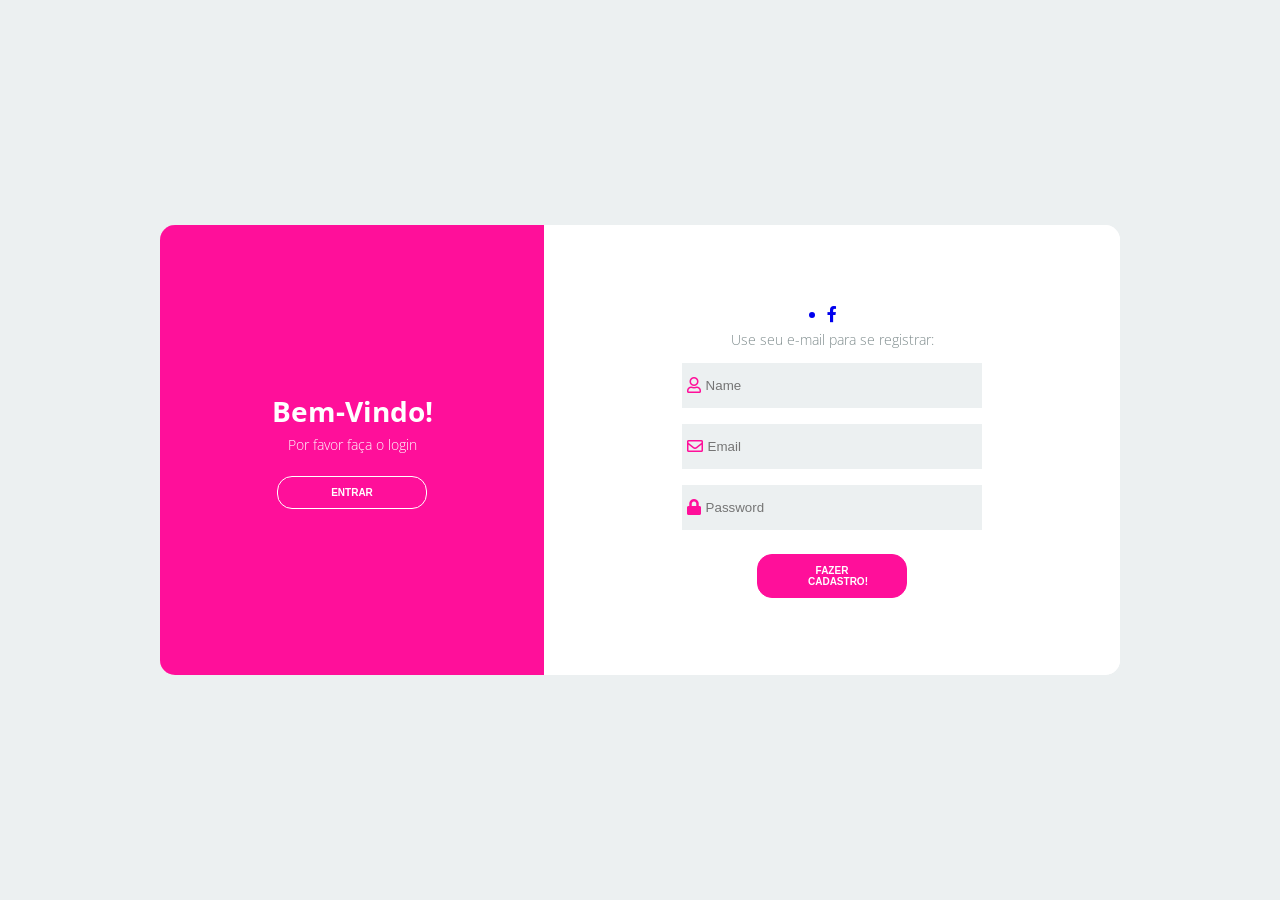
<file: Log_Style/index.html>
<!DOCTYPE html>
<html lang="pt-br">
<head>
    <meta charset="UTF-8">
    <meta name="viewport" content="width=device-width, initial-scale=1.0">
    <meta http-equiv="X-UA-Compatible" content="ie=edge">
    <title>Login</title>
    <link rel="stylesheet" href="css/style.css">
    <link rel="stylesheet" href="https://use.fontawesome.com/releases/v5.8.2/css/all.css"
        integrity="sha384-oS3vJWv+0UjzBfQzYUhtDYW+Pj2yciDJxpsK1OYPAYjqT085Qq/1cq5FLXAZQ7Ay" crossorigin="anonymous">
</head>
<body>
    <div class="container">
        <div class="content first-content">
            <div class="first-column">
                <h2 class="title title-primary">Bem-Vindo!</h2>
                <p class="description description-primary">Por favor faça o login</p>
                <button id="signin" class="btn btn-primary">Entrar</button>
            </div>    
            <div class="second-column">
                <h2 class="title title-second"></h2>
                <div class="social-media">
                    <ul class="list-social-media">
                        <a class="link-social-media" href="#">
                            <li class="item-social-media">
                                <i class="fab fa-facebook-f"></i>        
                            </li>
                        </a>
                </div><!-- social media -->
                <p class="description description-second">Use seu e-mail para se registrar:</p>
                <form class="form">
                    <label class="label-input" for="">
                        <i class="far fa-user icon-modify"></i>
                        <input type="text" placeholder="Name">
                    </label>
                    
                    <label class="label-input" for="">
                        <i class="far fa-envelope icon-modify"></i>
                        <input type="email" placeholder="Email">
                    </label>
                    
                    <label class="label-input" for="">
                        <i class="fas fa-lock icon-modify"></i>
                        <input type="password" placeholder="Password">
                    </label>
                    
                    
                    <button class="btn btn-second">Fazer cadastro!</button>        
                </form>
            </div><!-- second column -->
        </div><!-- first content -->
        <div class="content second-content">
            <div class="first-column">
                <h2 class="title title-primary">hello, friend!</h2>
                <p class="description description-primary">Enter your personal details</p>
                <p class="description description-primary">and start journey with us</p>
                <button id="signup" class="btn btn-primary">sign up</button>
            </div>
            <div class="second-column">
                <h2 class="title title-second">sign in to developer</h2>
                <div class="social-media">
                    <ul class="list-social-media">
                        <a class="link-social-media" href="#">
                            <li class="item-social-media">
                                <i class="fab fa-facebook-f"></i>
                            </li>
                        </a>
                        <a class="link-social-media" href="#">
                            <li class="item-social-media">
                                <i class="fab fa-google-plus-g"></i>
                            </li>
                        </a>
                        <a class="link-social-media" href="#">
                            <li class="item-social-media">
                                <i class="fab fa-linkedin-in"></i>
                            </li>
                        </a>
                    </ul>
                </div><!-- social media -->
                <p class="description description-second">or use your email account:</p>
                <form class="form">
                
                    <label class="label-input" for="">
                        <i class="far fa-envelope icon-modify"></i>
                        <input type="email" placeholder="Email">
                    </label>
                
                    <label class="label-input" for="">
                        <i class="fas fa-lock icon-modify"></i>
                        <input type="password" placeholder="Password">
                    </label>
                
                    <a class="password" href="#">forgot your password?</a>
                    <button class="btn btn-second">sign in</button>
                </form>
            </div><!-- second column -->
        </div><!-- second-content -->
    </div>
    <script src="js/app.js"></script>
</body>
</html>
</file>
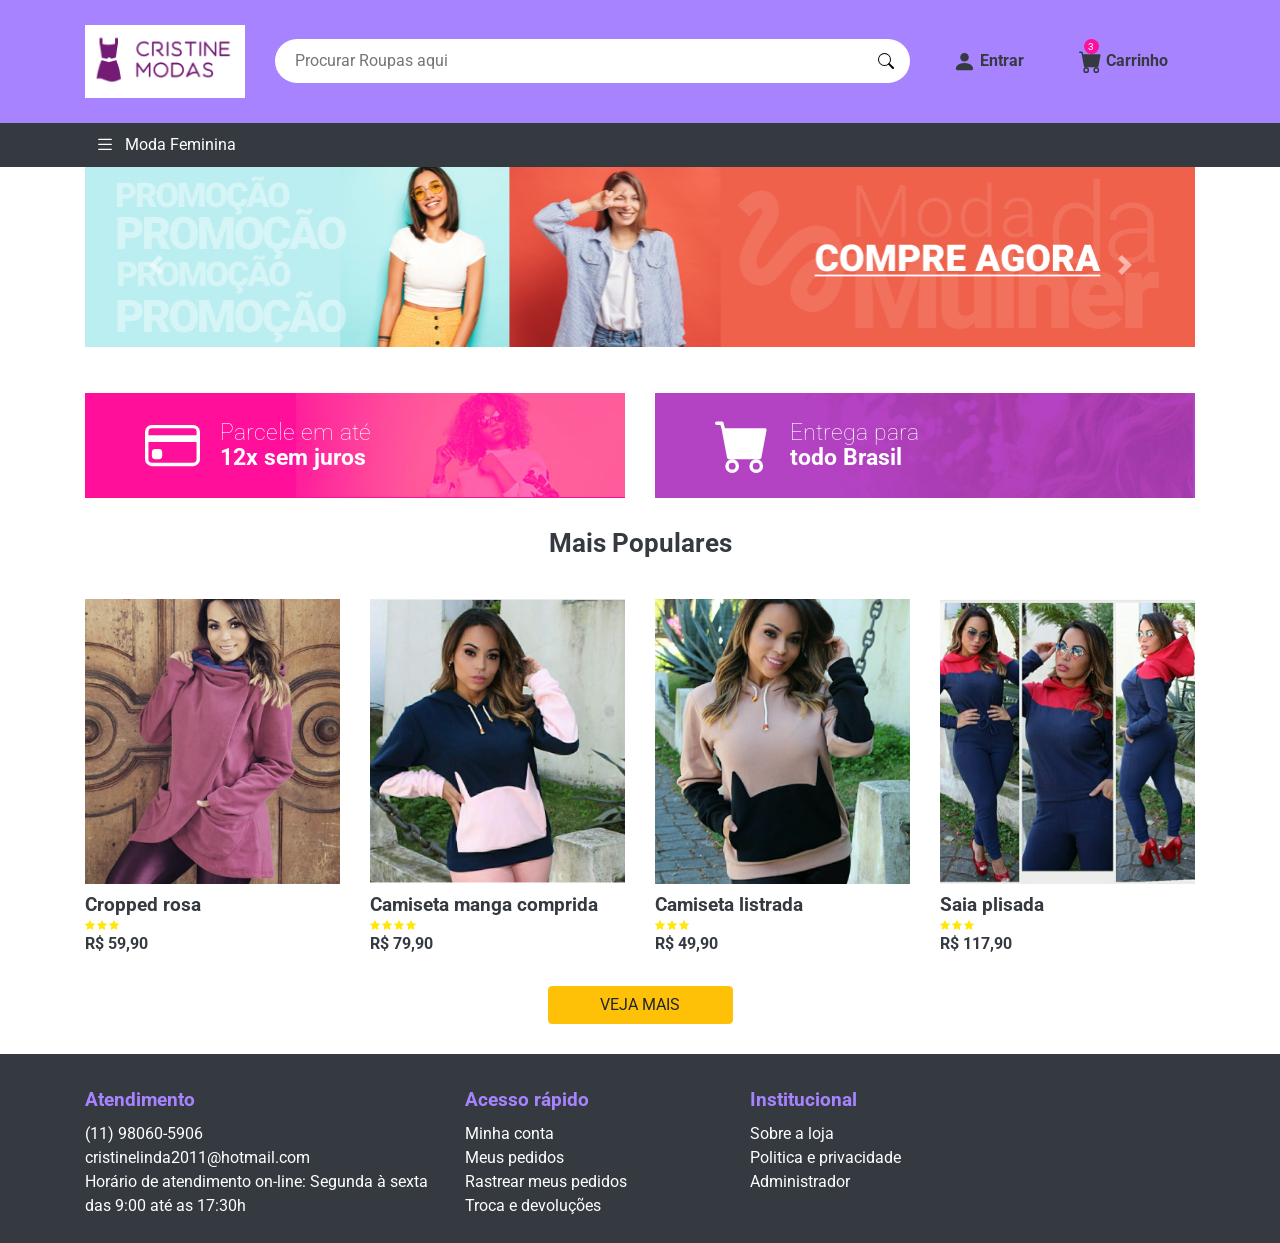
<file: tccCompleto-main/index.html>
<!DOCTYPE html>
<html lang="pt-br">

<head>
  <meta charset="UTF-8">
  <meta name="viewport" content="width=device-width, initial-scale=1.0">

  <title>Wall Tech</title>

  <!-- Favicons -->
  <meta name="msapplication-TileColor" content="#FFC107">
  <meta name="msapplication-TileImage" content="./assets/images/favicons/ms-icon-144x144.png">
  <meta name="theme-color" content="#FFC107">
  <!-- end Favicons -->

  <!-- Css -->
  <link rel="stylesheet" href="./assets/css/style.css">
</head>

<body>

  <!-- header -->
  <header class="container-fluid">
    <!-- container -->
    <section class="container">
      <!-- row -->
      <article class="row d-flex align-items-center">

        <!-- logo -->
        <a href="" class="col-md-2 d-flex justify-content-center">
          <img src="./assets/images/favico.png" class="img-fluid" alt="Logo da empresa - Moda da Mulher">
        </a>

        <!-- buscador -->
        <form action="#" class="col-md-7 d-flex align-items-center">
          <input type="text" name="name" placeholder="Procurar Roupas aqui">

          <button class="d-flex align-items-center">
            <svg width="1em" height="1em" viewBox="0 0 16 16" class="bi bi-search" fill="currentColor"
              xmlns="http://www.w3.org/2000/svg">
              <path fill-rule="evenodd"
                d="M10.442 10.442a1 1 0 0 1 1.415 0l3.85 3.85a1 1 0 0 1-1.414 1.415l-3.85-3.85a1 1 0 0 1 0-1.415z" />
              <path fill-rule="evenodd"
                d="M6.5 12a5.5 5.5 0 1 0 0-11 5.5 5.5 0 0 0 0 11zM13 6.5a6.5 6.5 0 1 1-13 0 6.5 6.5 0 0 1 13 0z" />
            </svg>
          </button>
        </form>

        <!-- administrativo do cliente -->
        <ul class="col-md-3 nav d-flex align-items-center justify-content-around">
          <li class="nav-item">
            <a href="login-main/login.php">
              <svg width="1em" height="1em" viewBox="0 0 16 16" class="bi bi-person-fill" fill="currentColor"
                xmlns="http://www.w3.org/2000/svg">
                <path fill-rule="evenodd"
                  d="M3 14s-1 0-1-1 1-4 6-4 6 3 6 4-1 1-1 1H3zm5-6a3 3 0 1 0 0-6 3 3 0 0 0 0 6z" />
              </svg>
              Entrar
                         </a>
          
          <li class="nav-item">
            <span class="notificacao d-flex align-items-center justify-content-center">3</span>
            <a href="#">
              <svg width="1em" height="1em" viewBox="0 0 16 16" class="bi bi-cart-fill" fill="currentColor"
                xmlns="http://www.w3.org/2000/svg">
                <path fill-rule="evenodd"
                  d="M0 1.5A.5.5 0 0 1 .5 1H2a.5.5 0 0 1 .485.379L2.89 3H14.5a.5.5 0 0 1 .491.592l-1.5 8A.5.5 0 0 1 13 12H4a.5.5 0 0 1-.491-.408L2.01 3.607 1.61 2H.5a.5.5 0 0 1-.5-.5zM5 12a2 2 0 1 0 0 4 2 2 0 0 0 0-4zm7 0a2 2 0 1 0 0 4 2 2 0 0 0 0-4zm-7 1a1 1 0 1 0 0 2 1 1 0 0 0 0-2zm7 0a1 1 0 1 0 0 2 1 1 0 0 0 0-2z" />
              </svg>
              Carrinho
            </a>
          </li>
        </ul>
        <!-- end administrativo do cliente -->

      </article>
      <!-- row -->
    </section>
    <!-- end container -->
  </header>

  <nav class="container-fluid nav-produtos">
    <!-- container -->
    <section class="container">
      <!-- menu -->
      <ul class="nav">
        <!-- lista de itens -->
        <li class="col-xl-2 col-lg-3 col-md-12 nav-item d-flex align-items-center">
          <svg width="1em" height="1em" viewBox="0 0 16 16" class="bi bi-list" fill="currentColor"
            xmlns="http://www.w3.org/2000/svg">
            <path fill-rule="evenodd"
              d="M2.5 11.5A.5.5 0 0 1 3 11h10a.5.5 0 0 1 0 1H3a.5.5 0 0 1-.5-.5zm0-4A.5.5 0 0 1 3 7h10a.5.5 0 0 1 0 1H3a.5.5 0 0 1-.5-.5zm0-4A.5.5 0 0 1 3 3h10a.5.5 0 0 1 0 1H3a.5.5 0 0 1-.5-.5z" />
          </svg>
          Moda Feminina

          <!-- submenu -->
          <ul class="nav flex-column">
            <li class="nav-item">
              <a href="index.html">
                Home
              </a>
            </li>

            <li class="nav-item">
              <a href="lancamentos.html">
                Lançamentos
              </a>
            </li>

            <li class="nav-item">
              <a href="promocao.html">
                Promoção
              </a>
            </li>
          </ul>
          <!-- end submenu -->
        </li>
      <!-- menu -->
    </section>
    <!-- end container -->
  </nav>
  <!-- end menu do site -->

  <!-- main -->
  <main>
    <!-- banners promocionais rotativos  -->
    <section id="banners-promocionais" class="container carousel slide" data-ride="carousel">
      <!-- imagens -->
      <article class="carousel-inner">
        <figure class="carousel-item active">
          <img src="./assets/images/banner-1.jpg" class="d-block w-100" alt="Banner Promocional lançamento verão">
        </figure>

        <figure class="carousel-item">
          <img src="./assets/images/banner-2.jpg" class="d-block w-100" alt="Banner Promocional diversos itens da loja">
        </figure>
      </article>

      <!-- prev -->
      <a class="carousel-control-prev" href="#banners-promocionais" role="button" data-slide="prev">
        <span class="carousel-control-prev-icon" aria-hidden="true"></span>
        <span class="sr-only">Previous</span>
      </a>
      <!-- next -->
      <a class="carousel-control-next" href="#banners-promocionais" role="button" data-slide="next">
        <span class="carousel-control-next-icon" aria-hidden="true"></span>
        <span class="sr-only">Next</span>
      </a>
    </section>
    <!-- banners promocionais rotativos  -->

    <!-- banners promocionais com 6 colunas -->
    <section class="container banners-promocionais-statico">
      <!-- row -->
      <section class="row">
        <!-- banner -->
        <article class="col-md-6">
          <div class="banners-promocionais-statico-12x d-flex align-items-center">
            <svg width="1em" height="1em" viewBox="0 0 16 16" class="bi bi-credit-card" fill="currentColor"
              xmlns="http://www.w3.org/2000/svg">
              <path fill-rule="evenodd"
                d="M0 4a2 2 0 0 1 2-2h12a2 2 0 0 1 2 2v8a2 2 0 0 1-2 2H2a2 2 0 0 1-2-2V4zm2-1a1 1 0 0 0-1 1v1h14V4a1 1 0 0 0-1-1H2zm13 4H1v5a1 1 0 0 0 1 1h12a1 1 0 0 0 1-1V7z" />
              <path d="M2 10a1 1 0 0 1 1-1h1a1 1 0 0 1 1 1v1a1 1 0 0 1-1 1H3a1 1 0 0 1-1-1v-1z" />
            </svg>

            <p>
              Parcele em até<br>
              <strong>12x sem juros</strong>
            </p>
          </div>
        </article>

        <!-- banner -->
        <article class="col-md-6">
          <div class="banners-promocionais-statico-todo-br d-flex align-items-center">
            <svg width="1em" height="1em" viewBox="0 0 16 16" class="bi bi-cart-fill" fill="currentColor"
              xmlns="http://www.w3.org/2000/svg">
              <path fill-rule="evenodd"
                d="M0 1.5A.5.5 0 0 1 .5 1H2a.5.5 0 0 1 .485.379L2.89 3H14.5a.5.5 0 0 1 .491.592l-1.5 8A.5.5 0 0 1 13 12H4a.5.5 0 0 1-.491-.408L2.01 3.607 1.61 2H.5a.5.5 0 0 1-.5-.5zM5 12a2 2 0 1 0 0 4 2 2 0 0 0 0-4zm7 0a2 2 0 1 0 0 4 2 2 0 0 0 0-4zm-7 1a1 1 0 1 0 0 2 1 1 0 0 0 0-2zm7 0a1 1 0 1 0 0 2 1 1 0 0 0 0-2z" />
            </svg>
            <p>
              Entrega para<br>
              <strong>todo Brasil</strong>
            </p>
          </div>
        </article>
      </section>
      <!-- end row -->
    </section>
    <!-- end banners promocionais com 6 colunas -->

    <!-- container produtos -->
    <section class="container produtos">
      <!-- title -->
      <h1 class="text-center">Mais Populares</h1>

      <!-- listagem dos produto s -->
      <article class="row">

        <!-- produtos -->
        <a href="log1.html" class="produtos-container col-md-3">
          <!-- imagem do produto -->
          <div class="produto__imagem">
            <img src="./assets/images/Modelo_WallTech/Modelo_1.jpeg" class="img-fluid" alt="Cropped rosa">
          </div>

          <!-- itens do produto -->
          <article class="produtos-itens">
            <!-- title produto -->
            <h2>Cropped rosa</h2>

            <!-- stars -->
            <div class="produtos-stars">
              <svg width="1em" height="1em" viewBox="0 0 16 16" class="bi bi-star-fill" fill="currentColor"
                xmlns="http://www.w3.org/2000/svg">
                <path
                  d="M3.612 15.443c-.386.198-.824-.149-.746-.592l.83-4.73L.173 6.765c-.329-.314-.158-.888.283-.95l4.898-.696L7.538.792c.197-.39.73-.39.927 0l2.184 4.327 4.898.696c.441.062.612.636.283.95l-3.523 3.356.83 4.73c.078.443-.36.79-.746.592L8 13.187l-4.389 2.256z" />
              </svg>

              <svg width="1em" height="1em" viewBox="0 0 16 16" class="bi bi-star-fill" fill="currentColor"
                xmlns="http://www.w3.org/2000/svg">
                <path
                  d="M3.612 15.443c-.386.198-.824-.149-.746-.592l.83-4.73L.173 6.765c-.329-.314-.158-.888.283-.95l4.898-.696L7.538.792c.197-.39.73-.39.927 0l2.184 4.327 4.898.696c.441.062.612.636.283.95l-3.523 3.356.83 4.73c.078.443-.36.79-.746.592L8 13.187l-4.389 2.256z" />
              </svg>

              <svg width="1em" height="1em" viewBox="0 0 16 16" class="bi bi-star-fill" fill="currentColor"
                xmlns="http://www.w3.org/2000/svg">
                <path
                  d="M3.612 15.443c-.386.198-.824-.149-.746-.592l.83-4.73L.173 6.765c-.329-.314-.158-.888.283-.95l4.898-.696L7.538.792c.197-.39.73-.39.927 0l2.184 4.327 4.898.696c.441.062.612.636.283.95l-3.523 3.356.83 4.73c.078.443-.36.79-.746.592L8 13.187l-4.389 2.256z" />
              </svg>
            </div>

            <!-- preco -->
            <strong class="produtos-preco">
              R$ 59,90
            </strong>
          </article>
          <!-- end itens do produto -->
        </a>
        <!-- end produtos -->

        <!-- produtos -->
        <a href="log2.html" class="produtos-container col-md-3">
          <!-- imagem do produto -->
          <div class="produto__imagem">
            <img src="./assets/images/Modelo_WallTech/Modelo_2.jpeg" class="img-fluid" alt="Camiseta manga comprida">
          </div>

          <!-- itens do produto -->
          <article class="produtos-itens">
            <!-- title produto -->
            <h2>Camiseta manga comprida</h2>

            <!-- stars -->
            <div class="produtos-stars">
              <svg width="1em" height="1em" viewBox="0 0 16 16" class="bi bi-star-fill" fill="currentColor"
                xmlns="http://www.w3.org/2000/svg">
                <path
                  d="M3.612 15.443c-.386.198-.824-.149-.746-.592l.83-4.73L.173 6.765c-.329-.314-.158-.888.283-.95l4.898-.696L7.538.792c.197-.39.73-.39.927 0l2.184 4.327 4.898.696c.441.062.612.636.283.95l-3.523 3.356.83 4.73c.078.443-.36.79-.746.592L8 13.187l-4.389 2.256z" />
              </svg>

              <svg width="1em" height="1em" viewBox="0 0 16 16" class="bi bi-star-fill" fill="currentColor"
                xmlns="http://www.w3.org/2000/svg">
                <path
                  d="M3.612 15.443c-.386.198-.824-.149-.746-.592l.83-4.73L.173 6.765c-.329-.314-.158-.888.283-.95l4.898-.696L7.538.792c.197-.39.73-.39.927 0l2.184 4.327 4.898.696c.441.062.612.636.283.95l-3.523 3.356.83 4.73c.078.443-.36.79-.746.592L8 13.187l-4.389 2.256z" />
              </svg>

              <svg width="1em" height="1em" viewBox="0 0 16 16" class="bi bi-star-fill" fill="currentColor"
                xmlns="http://www.w3.org/2000/svg">
                <path
                  d="M3.612 15.443c-.386.198-.824-.149-.746-.592l.83-4.73L.173 6.765c-.329-.314-.158-.888.283-.95l4.898-.696L7.538.792c.197-.39.73-.39.927 0l2.184 4.327 4.898.696c.441.062.612.636.283.95l-3.523 3.356.83 4.73c.078.443-.36.79-.746.592L8 13.187l-4.389 2.256z" />
              </svg>

              <svg width="1em" height="1em" viewBox="0 0 16 16" class="bi bi-star-fill" fill="currentColor"
                xmlns="http://www.w3.org/2000/svg">
                <path
                  d="M3.612 15.443c-.386.198-.824-.149-.746-.592l.83-4.73L.173 6.765c-.329-.314-.158-.888.283-.95l4.898-.696L7.538.792c.197-.39.73-.39.927 0l2.184 4.327 4.898.696c.441.062.612.636.283.95l-3.523 3.356.83 4.73c.078.443-.36.79-.746.592L8 13.187l-4.389 2.256z" />
              </svg>
            </div>

            <!-- preco -->
            <strong class="produtos-preco">
              R$ 79,90
            </strong>
          </article>
          <!-- end itens do produto -->
        </a>
        <!-- end produtos -->

        <!-- produtos -->
        <a href="log3.html" class="produtos-container col-md-3">
          <!-- imagem do produto -->
          <div class="produto__imagem">
            <img src="./assets/images/Modelo_WallTech/Modelo_3.jpeg" class="img-fluid" alt="Camiseta listrada">
          </div>

          <!-- itens do produto -->
          <article class="produtos-itens">
            <!-- title produto -->
            <h2>Camiseta listrada</h2>

            <!-- stars -->
            <div class="produtos-stars">
              <svg width="1em" height="1em" viewBox="0 0 16 16" class="bi bi-star-fill" fill="currentColor"
                xmlns="http://www.w3.org/2000/svg">
                <path
                  d="M3.612 15.443c-.386.198-.824-.149-.746-.592l.83-4.73L.173 6.765c-.329-.314-.158-.888.283-.95l4.898-.696L7.538.792c.197-.39.73-.39.927 0l2.184 4.327 4.898.696c.441.062.612.636.283.95l-3.523 3.356.83 4.73c.078.443-.36.79-.746.592L8 13.187l-4.389 2.256z" />
              </svg>

              <svg width="1em" height="1em" viewBox="0 0 16 16" class="bi bi-star-fill" fill="currentColor"
                xmlns="http://www.w3.org/2000/svg">
                <path
                  d="M3.612 15.443c-.386.198-.824-.149-.746-.592l.83-4.73L.173 6.765c-.329-.314-.158-.888.283-.95l4.898-.696L7.538.792c.197-.39.73-.39.927 0l2.184 4.327 4.898.696c.441.062.612.636.283.95l-3.523 3.356.83 4.73c.078.443-.36.79-.746.592L8 13.187l-4.389 2.256z" />
              </svg>

              <svg width="1em" height="1em" viewBox="0 0 16 16" class="bi bi-star-fill" fill="currentColor"
                xmlns="http://www.w3.org/2000/svg">
                <path
                  d="M3.612 15.443c-.386.198-.824-.149-.746-.592l.83-4.73L.173 6.765c-.329-.314-.158-.888.283-.95l4.898-.696L7.538.792c.197-.39.73-.39.927 0l2.184 4.327 4.898.696c.441.062.612.636.283.95l-3.523 3.356.83 4.73c.078.443-.36.79-.746.592L8 13.187l-4.389 2.256z" />
              </svg>
            </div>

            <!-- preco -->
            <strong class="produtos-preco">
              R$ 49,90
            </strong>
          </article>
          <!-- end itens do produto -->
        </a>
        <!-- end produtos -->

        <!-- produtos -->
        <a href="log4.html" class="produtos-container col-md-3">
          <!-- imagem do produto -->
          <div class="produto__imagem">
            <img src="./assets/images/Modelo_WallTech/Modelo_4.jpeg" class="img-fluid" alt="Saia plisada">
          </div>

          <!-- itens do produto -->
          <article class="produtos-itens">
            <!-- title produto -->
            <h2>Saia plisada</h2>

            <!-- stars -->
            <div class="produtos-stars">
              <svg width="1em" height="1em" viewBox="0 0 16 16" class="bi bi-star-fill" fill="currentColor"
                xmlns="http://www.w3.org/2000/svg">
                <path
                  d="M3.612 15.443c-.386.198-.824-.149-.746-.592l.83-4.73L.173 6.765c-.329-.314-.158-.888.283-.95l4.898-.696L7.538.792c.197-.39.73-.39.927 0l2.184 4.327 4.898.696c.441.062.612.636.283.95l-3.523 3.356.83 4.73c.078.443-.36.79-.746.592L8 13.187l-4.389 2.256z" />
              </svg>

              <svg width="1em" height="1em" viewBox="0 0 16 16" class="bi bi-star-fill" fill="currentColor"
                xmlns="http://www.w3.org/2000/svg">
                <path
                  d="M3.612 15.443c-.386.198-.824-.149-.746-.592l.83-4.73L.173 6.765c-.329-.314-.158-.888.283-.95l4.898-.696L7.538.792c.197-.39.73-.39.927 0l2.184 4.327 4.898.696c.441.062.612.636.283.95l-3.523 3.356.83 4.73c.078.443-.36.79-.746.592L8 13.187l-4.389 2.256z" />
              </svg>

              <svg width="1em" height="1em" viewBox="0 0 16 16" class="bi bi-star-fill" fill="currentColor"
                xmlns="http://www.w3.org/2000/svg">
                <path
                  d="M3.612 15.443c-.386.198-.824-.149-.746-.592l.83-4.73L.173 6.765c-.329-.314-.158-.888.283-.95l4.898-.696L7.538.792c.197-.39.73-.39.927 0l2.184 4.327 4.898.696c.441.062.612.636.283.95l-3.523 3.356.83 4.73c.078.443-.36.79-.746.592L8 13.187l-4.389 2.256z" />
              </svg>
            </div>

            <!-- preco -->
            <strong class="produtos-preco">
              R$ 117,90
            </strong>
          </article>
          <!-- end itens do produto -->
        </a>
        <!-- end produtos -->

      </article>
      <!-- listagem dos produtos -->

      <div class="d-flex justify-content-center">
        <a href="./camisetas.html" class="btn btn-warning col-md-2">VEJA MAIS</a>
      </div>
    </section>
    <!-- end container produtos -->
  </main>
  <!-- end main -->

  <!-- Footer -->
  <footer class="container-fluid">
    <!-- container -->
    <section class="container">
      <!-- menus -->
      <section class="row">
        <!-- atendimento -->
        <article class="col-md-4">
          <h4>
            Atendimento
          </h4>
          <!-- links -->
          <ul class="nav flex-column">
            <li class="nav-item">
              <a href="tel:+5511999999999">(11) 98060-5906</a>
            </li>

            <li class="nav-item">
              <a href="mailto:contato@sualoja.com.br">cristinelinda2011@hotmail.com</a>
            </li>

            <li class="nav-item">
              Horário de atendimento on-line: Segunda à sexta das 9:00 até as 17:30h
            </li>
          </ul>
        </article>
        <!-- end atendimento -->

        <!-- acesso rápido -->
        <article class="col-md-3">
          <h4>
            Acesso rápido
          </h4>
          <!-- links -->
          <ul class="nav flex-column">
            <li class="nav-item">
              <a href="#">Minha conta</a>
            </li>

            <li class="nav-item">
              <a href="#">Meus pedidos</a>
            </li>

            <li class="nav-item">
              <a href="#">Rastrear meus pedidos</a>
            </li>

            <li class="nav-item">
              <a>Troca e devoluções</a>
              
            </li>
          </ul>
        </article>
        <!-- end acesso rápido -->

        <!-- institucional -->
        <article class="col-md-3">
          <h4>
            Institucional
          </h4>
          <!-- links -->
          <ul class="nav flex-column">
            
            <li class="nav-item">
              <a >Sobre a loja</a>
            </li>

            <li class="nav-item">
              <a >Politica e privacidade</a>
            </li>

            <li class="nav-item">
              <a href="./estoque/adm/login.php">Administrador</a>
            </li>


          </ul>
        </article>
        <!-- end institucional -->

        
      </section>
      <!-- end menus -->
    </section>
    <!-- end container -->

  </footer>
  <!-- end Footer-->

  <!-- Arquivos Bootstrap -->
  <script src="./assets/js/jquery.js"></script>
  <script src="./assets/js/popper.js"></script>
  <script src="./assets/js/bootstrap.js"></script>
</body>

</html>
</file>
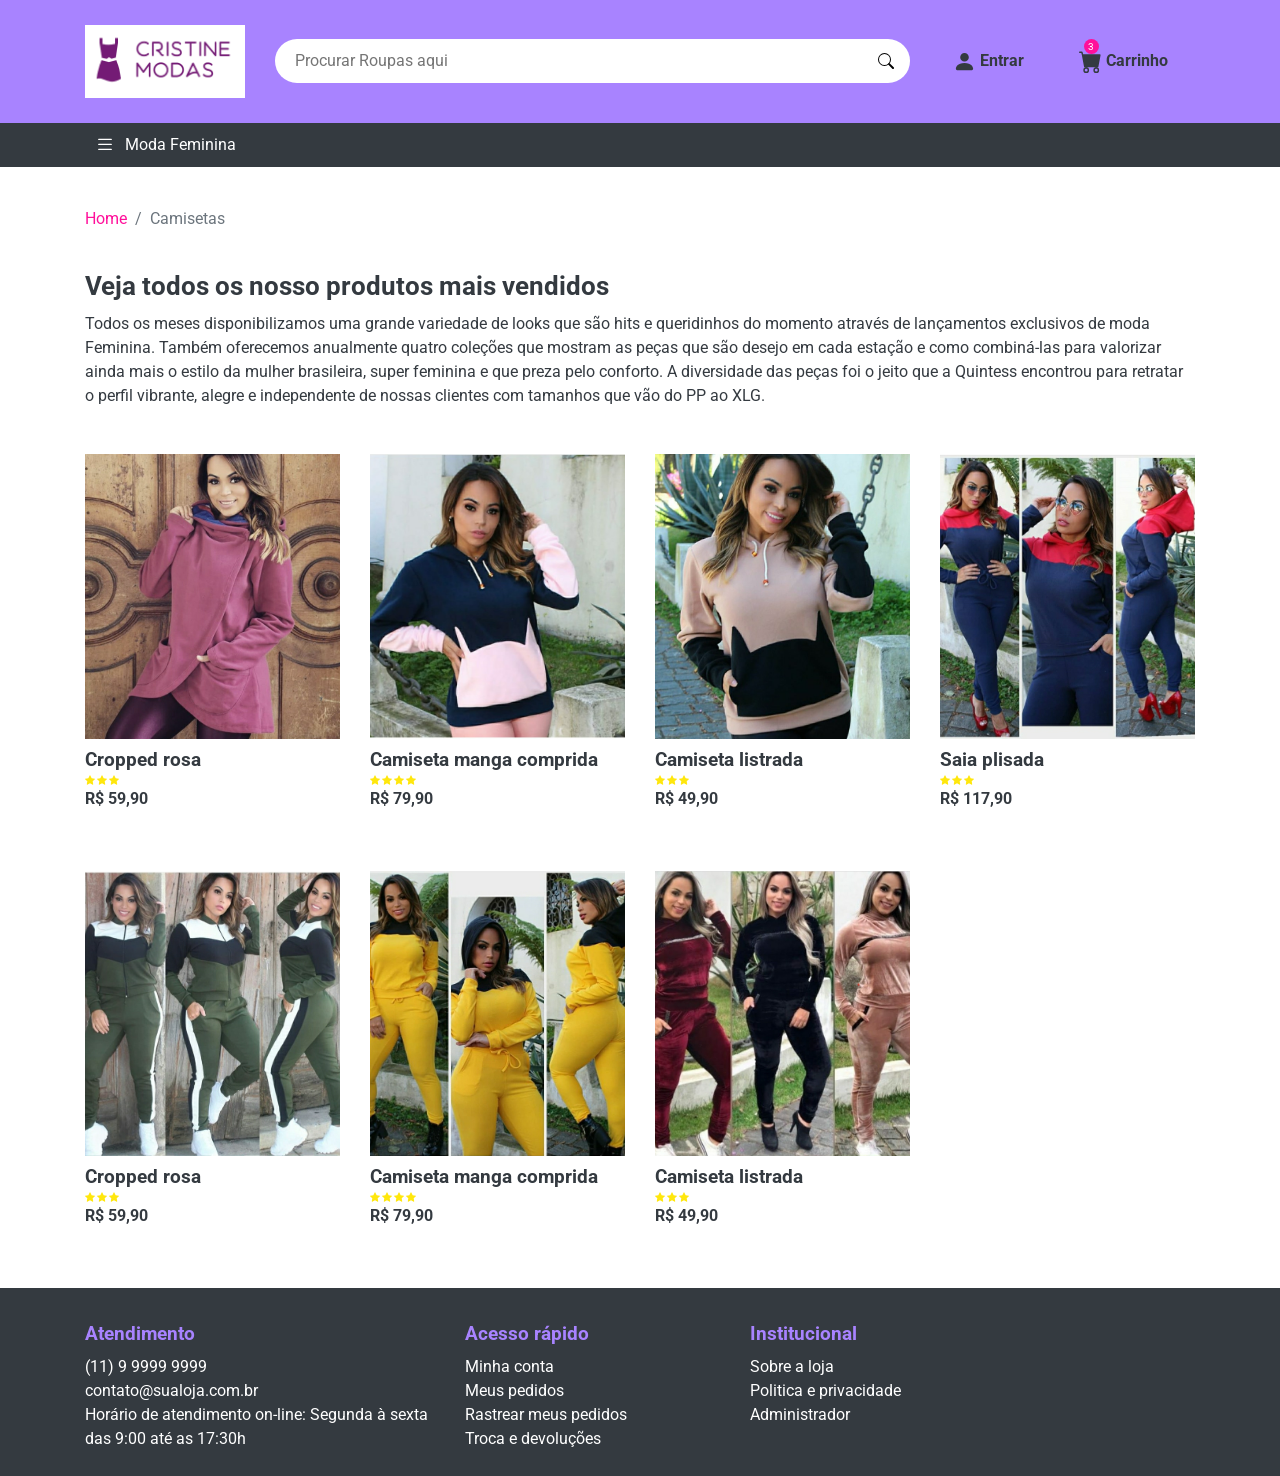
<file: tccCompleto-main/camisetas.html>
<!DOCTYPE html>
<html lang="pt-br">

<head>
  <meta charset="UTF-8">
  <meta name="viewport" content="width=device-width, initial-scale=1.0">

  <title>Loja Virtual - Camisetas</title>

  <!-- Favicons -->
  <meta name="msapplication-TileColor" content="#FFC107">
  <meta name="msapplication-TileImage" content="./assets/images/favicons/ms-icon-144x144.png">
  <meta name="theme-color" content="#FFC107">
  <!-- end Favicons -->

  <!-- Css -->
  <link rel="stylesheet" href="./assets/css/style.css">
</head>

<body>

  <!-- header -->
  <header class="container-fluid">
    <!-- container -->
    <section class="container">
      <!-- row -->
      <article class="row d-flex align-items-center">

        <!-- logo -->
        <a href="./" class="col-md-2 d-flex justify-content-center">
          <img src="./assets/images/favico.png" class="img-fluid" alt="Logo da empresa - Moda da Mulher">
        </a>

        <!-- buscador -->
        <form action="#" class="col-md-7 d-flex align-items-center">
          <input type="text" name="name" placeholder="Procurar Roupas aqui">

          <button class="d-flex align-items-center">
            <svg width="1em" height="1em" viewBox="0 0 16 16" class="bi bi-search" fill="currentColor"
              xmlns="http://www.w3.org/2000/svg">
              <path fill-rule="evenodd"
                d="M10.442 10.442a1 1 0 0 1 1.415 0l3.85 3.85a1 1 0 0 1-1.414 1.415l-3.85-3.85a1 1 0 0 1 0-1.415z" />
              <path fill-rule="evenodd"
                d="M6.5 12a5.5 5.5 0 1 0 0-11 5.5 5.5 0 0 0 0 11zM13 6.5a6.5 6.5 0 1 1-13 0 6.5 6.5 0 0 1 13 0z" />
            </svg>
          </button>
        </form>

        <!-- administrativo do cliente -->
        <ul class="col-md-3 nav d-flex align-items-center justify-content-around">
          <li class="nav-item">
            <a href="login-main/login.php">
              <svg width="1em" height="1em" viewBox="0 0 16 16" class="bi bi-person-fill" fill="currentColor"
                xmlns="http://www.w3.org/2000/svg">
                <path fill-rule="evenodd"
                  d="M3 14s-1 0-1-1 1-4 6-4 6 3 6 4-1 1-1 1H3zm5-6a3 3 0 1 0 0-6 3 3 0 0 0 0 6z" />
              </svg>
              Entrar
                         </a>
          
          <li class="nav-item">
            <span class="notificacao d-flex align-items-center justify-content-center">3</span>
            <a href="#">
              <svg width="1em" height="1em" viewBox="0 0 16 16" class="bi bi-cart-fill" fill="currentColor"
                xmlns="http://www.w3.org/2000/svg">
                <path fill-rule="evenodd"
                  d="M0 1.5A.5.5 0 0 1 .5 1H2a.5.5 0 0 1 .485.379L2.89 3H14.5a.5.5 0 0 1 .491.592l-1.5 8A.5.5 0 0 1 13 12H4a.5.5 0 0 1-.491-.408L2.01 3.607 1.61 2H.5a.5.5 0 0 1-.5-.5zM5 12a2 2 0 1 0 0 4 2 2 0 0 0 0-4zm7 0a2 2 0 1 0 0 4 2 2 0 0 0 0-4zm-7 1a1 1 0 1 0 0 2 1 1 0 0 0 0-2zm7 0a1 1 0 1 0 0 2 1 1 0 0 0 0-2z" />
              </svg>
              Carrinho
            </a>
          </li>
        </ul>
        <!-- end administrativo do cliente -->

      </article>
      <!-- row -->
    </section>
    <!-- end container -->
  </header>
  <!-- end header -->

  <!-- menu do site -->
  <nav class="container-fluid nav-produtos">
    <!-- container -->
    <section class="container">
      <!-- menu -->
      <ul class="nav">
        <!-- lista de itens -->
        <li class="col-xl-2 col-lg-3 col-md-12 nav-item d-flex align-items-center">
          <svg width="1em" height="1em" viewBox="0 0 16 16" class="bi bi-list" fill="currentColor"
            xmlns="http://www.w3.org/2000/svg">
            <path fill-rule="evenodd"
              d="M2.5 11.5A.5.5 0 0 1 3 11h10a.5.5 0 0 1 0 1H3a.5.5 0 0 1-.5-.5zm0-4A.5.5 0 0 1 3 7h10a.5.5 0 0 1 0 1H3a.5.5 0 0 1-.5-.5zm0-4A.5.5 0 0 1 3 3h10a.5.5 0 0 1 0 1H3a.5.5 0 0 1-.5-.5z" />
          </svg>
          Moda Feminina

          <!-- submenu -->
          <ul class="nav flex-column">
            <li class="nav-item">
              <a href="index.html">
                Home
              </a>
            </li>

            <li class="nav-item">
              <a href="#">
                Lançamentos
              </a>
            </li>

            <li class="nav-item">
              <a href="#">
                Promoção
              </a>
            </li>
          </ul>
          <!-- end submenu -->
        </li>
      <!-- menu -->
    </section>
    <!-- end container -->
  </nav>
  <!-- end menu do site -->

  <!-- main -->
  <main>


    <!-- container produtos -->
    <section class="container produtos">

      <nav aria-label="breadcrumb">
        <ol class="breadcrumb">
          <li class="breadcrumb-item"><a href="./">Home</a></li>
          <li class="breadcrumb-item active" aria-current="page">Camisetas</li>
        </ol>
      </nav>

      <!-- title -->
      <h1>Veja todos os nosso produtos mais vendidos</h1>
      <p>
        Todos os meses disponibilizamos uma grande variedade de looks que são hits e queridinhos do momento através de
        lançamentos exclusivos de moda Feminina. Também oferecemos anualmente quatro coleções que mostram as peças que
        são desejo em cada estação e como combiná-las para valorizar ainda mais o estilo da mulher brasileira, super
        feminina e que preza pelo conforto. A diversidade das peças foi o jeito que a Quintess encontrou para retratar o
        perfil vibrante, alegre e independente de nossas clientes com tamanhos que vão do PP ao XLG.
      </p>
      <!-- listagem dos produtos -->
      <article class="row">

        <!-- produtos -->
        <a href="log1.html" class="produtos-container col-md-3">
          <!-- imagem do produto -->
          <div class="produto__imagem">
            <img src="./assets/images/Modelo_WallTech/Modelo_1.jpeg" class="img-fluid" alt="Cropped rosa">
          </div>

          <!-- itens do produto -->
          <article class="produtos-itens">
            <!-- title produto -->
            <h2>Cropped rosa</h2>

            <!-- stars -->
            <div class="produtos-stars">
              <svg width="1em" height="1em" viewBox="0 0 16 16" class="bi bi-star-fill" fill="currentColor"
                xmlns="http://www.w3.org/2000/svg">
                <path
                  d="M3.612 15.443c-.386.198-.824-.149-.746-.592l.83-4.73L.173 6.765c-.329-.314-.158-.888.283-.95l4.898-.696L7.538.792c.197-.39.73-.39.927 0l2.184 4.327 4.898.696c.441.062.612.636.283.95l-3.523 3.356.83 4.73c.078.443-.36.79-.746.592L8 13.187l-4.389 2.256z" />
              </svg>

              <svg width="1em" height="1em" viewBox="0 0 16 16" class="bi bi-star-fill" fill="currentColor"
                xmlns="http://www.w3.org/2000/svg">
                <path
                  d="M3.612 15.443c-.386.198-.824-.149-.746-.592l.83-4.73L.173 6.765c-.329-.314-.158-.888.283-.95l4.898-.696L7.538.792c.197-.39.73-.39.927 0l2.184 4.327 4.898.696c.441.062.612.636.283.95l-3.523 3.356.83 4.73c.078.443-.36.79-.746.592L8 13.187l-4.389 2.256z" />
              </svg>

              <svg width="1em" height="1em" viewBox="0 0 16 16" class="bi bi-star-fill" fill="currentColor"
                xmlns="http://www.w3.org/2000/svg">
                <path
                  d="M3.612 15.443c-.386.198-.824-.149-.746-.592l.83-4.73L.173 6.765c-.329-.314-.158-.888.283-.95l4.898-.696L7.538.792c.197-.39.73-.39.927 0l2.184 4.327 4.898.696c.441.062.612.636.283.95l-3.523 3.356.83 4.73c.078.443-.36.79-.746.592L8 13.187l-4.389 2.256z" />
              </svg>
            </div>

            <!-- preco -->
            <strong class="produtos-preco">
              R$ 59,90
            </strong>
          </article>
          <!-- end itens do produto -->
        </a>
        <!-- end produtos -->

        <!-- produtos -->
        <a href="log2.html" class="produtos-container col-md-3">
          <!-- imagem do produto -->
          <div class="produto__imagem">
            <img src="./assets/images/Modelo_WallTech/Modelo_2.jpeg" class="img-fluid" alt="Cropped rosa">
          </div>

          <!-- itens do produto -->
          <article class="produtos-itens">
            <!-- title produto -->
            <h2>Camiseta manga comprida</h2>

            <!-- stars -->
            <div class="produtos-stars">
              <svg width="1em" height="1em" viewBox="0 0 16 16" class="bi bi-star-fill" fill="currentColor"
                xmlns="http://www.w3.org/2000/svg">
                <path
                  d="M3.612 15.443c-.386.198-.824-.149-.746-.592l.83-4.73L.173 6.765c-.329-.314-.158-.888.283-.95l4.898-.696L7.538.792c.197-.39.73-.39.927 0l2.184 4.327 4.898.696c.441.062.612.636.283.95l-3.523 3.356.83 4.73c.078.443-.36.79-.746.592L8 13.187l-4.389 2.256z" />
              </svg>

              <svg width="1em" height="1em" viewBox="0 0 16 16" class="bi bi-star-fill" fill="currentColor"
                xmlns="http://www.w3.org/2000/svg">
                <path
                  d="M3.612 15.443c-.386.198-.824-.149-.746-.592l.83-4.73L.173 6.765c-.329-.314-.158-.888.283-.95l4.898-.696L7.538.792c.197-.39.73-.39.927 0l2.184 4.327 4.898.696c.441.062.612.636.283.95l-3.523 3.356.83 4.73c.078.443-.36.79-.746.592L8 13.187l-4.389 2.256z" />
              </svg>

              <svg width="1em" height="1em" viewBox="0 0 16 16" class="bi bi-star-fill" fill="currentColor"
                xmlns="http://www.w3.org/2000/svg">
                <path
                  d="M3.612 15.443c-.386.198-.824-.149-.746-.592l.83-4.73L.173 6.765c-.329-.314-.158-.888.283-.95l4.898-.696L7.538.792c.197-.39.73-.39.927 0l2.184 4.327 4.898.696c.441.062.612.636.283.95l-3.523 3.356.83 4.73c.078.443-.36.79-.746.592L8 13.187l-4.389 2.256z" />
              </svg>

              <svg width="1em" height="1em" viewBox="0 0 16 16" class="bi bi-star-fill" fill="currentColor"
                xmlns="http://www.w3.org/2000/svg">
                <path
                  d="M3.612 15.443c-.386.198-.824-.149-.746-.592l.83-4.73L.173 6.765c-.329-.314-.158-.888.283-.95l4.898-.696L7.538.792c.197-.39.73-.39.927 0l2.184 4.327 4.898.696c.441.062.612.636.283.95l-3.523 3.356.83 4.73c.078.443-.36.79-.746.592L8 13.187l-4.389 2.256z" />
              </svg>
            </div>

            <!-- preco -->
            <strong class="produtos-preco">
              R$ 79,90
            </strong>
          </article>
          <!-- end itens do produto -->
        </a>
        <!-- end produtos -->

        <!-- produtos -->
        <a href="log3.html" class="produtos-container col-md-3">
          <!-- imagem do produto -->
          <div class="produto__imagem">
            <img src="./assets/images/Modelo_WallTech/Modelo_3.jpeg" class="img-fluid" alt="Camiseta listrada">
          </div>

          <!-- itens do produto -->
          <article class="produtos-itens">
            <!-- title produto -->
            <h2>Camiseta listrada</h2>

            <!-- stars -->
            <div class="produtos-stars">
              <svg width="1em" height="1em" viewBox="0 0 16 16" class="bi bi-star-fill" fill="currentColor"
                xmlns="http://www.w3.org/2000/svg">
                <path
                  d="M3.612 15.443c-.386.198-.824-.149-.746-.592l.83-4.73L.173 6.765c-.329-.314-.158-.888.283-.95l4.898-.696L7.538.792c.197-.39.73-.39.927 0l2.184 4.327 4.898.696c.441.062.612.636.283.95l-3.523 3.356.83 4.73c.078.443-.36.79-.746.592L8 13.187l-4.389 2.256z" />
              </svg>

              <svg width="1em" height="1em" viewBox="0 0 16 16" class="bi bi-star-fill" fill="currentColor"
                xmlns="http://www.w3.org/2000/svg">
                <path
                  d="M3.612 15.443c-.386.198-.824-.149-.746-.592l.83-4.73L.173 6.765c-.329-.314-.158-.888.283-.95l4.898-.696L7.538.792c.197-.39.73-.39.927 0l2.184 4.327 4.898.696c.441.062.612.636.283.95l-3.523 3.356.83 4.73c.078.443-.36.79-.746.592L8 13.187l-4.389 2.256z" />
              </svg>

              <svg width="1em" height="1em" viewBox="0 0 16 16" class="bi bi-star-fill" fill="currentColor"
                xmlns="http://www.w3.org/2000/svg">
                <path
                  d="M3.612 15.443c-.386.198-.824-.149-.746-.592l.83-4.73L.173 6.765c-.329-.314-.158-.888.283-.95l4.898-.696L7.538.792c.197-.39.73-.39.927 0l2.184 4.327 4.898.696c.441.062.612.636.283.95l-3.523 3.356.83 4.73c.078.443-.36.79-.746.592L8 13.187l-4.389 2.256z" />
              </svg>
            </div>

            <!-- preco -->
            <strong class="produtos-preco">
              R$ 49,90
            </strong>
          </article>
          <!-- end itens do produto -->
        </a>
        <!-- end produtos -->

        <!-- produtos -->
        <a href="log4.html" class="produtos-container col-md-3">
          <!-- imagem do produto -->
          <div class="produto__imagem">
            <img src="./assets/images/Modelo_WallTech/Modelo_4.jpeg" class="img-fluid" alt="Saia plisada">
          </div>

          <!-- itens do produto -->
          <article class="produtos-itens">
            <!-- title produto -->
            <h2>Saia plisada</h2>

            <!-- stars -->
            <div class="produtos-stars">
              <svg width="1em" height="1em" viewBox="0 0 16 16" class="bi bi-star-fill" fill="currentColor"
                xmlns="http://www.w3.org/2000/svg">
                <path
                  d="M3.612 15.443c-.386.198-.824-.149-.746-.592l.83-4.73L.173 6.765c-.329-.314-.158-.888.283-.95l4.898-.696L7.538.792c.197-.39.73-.39.927 0l2.184 4.327 4.898.696c.441.062.612.636.283.95l-3.523 3.356.83 4.73c.078.443-.36.79-.746.592L8 13.187l-4.389 2.256z" />
              </svg>

              <svg width="1em" height="1em" viewBox="0 0 16 16" class="bi bi-star-fill" fill="currentColor"
                xmlns="http://www.w3.org/2000/svg">
                <path
                  d="M3.612 15.443c-.386.198-.824-.149-.746-.592l.83-4.73L.173 6.765c-.329-.314-.158-.888.283-.95l4.898-.696L7.538.792c.197-.39.73-.39.927 0l2.184 4.327 4.898.696c.441.062.612.636.283.95l-3.523 3.356.83 4.73c.078.443-.36.79-.746.592L8 13.187l-4.389 2.256z" />
              </svg>

              <svg width="1em" height="1em" viewBox="0 0 16 16" class="bi bi-star-fill" fill="currentColor"
                xmlns="http://www.w3.org/2000/svg">
                <path
                  d="M3.612 15.443c-.386.198-.824-.149-.746-.592l.83-4.73L.173 6.765c-.329-.314-.158-.888.283-.95l4.898-.696L7.538.792c.197-.39.73-.39.927 0l2.184 4.327 4.898.696c.441.062.612.636.283.95l-3.523 3.356.83 4.73c.078.443-.36.79-.746.592L8 13.187l-4.389 2.256z" />
              </svg>
            </div>

            <!-- preco -->
            <strong class="produtos-preco">
              R$ 117,90
            </strong>
          </article>
          <!-- end itens do produto -->
        </a>
        <!-- end produtos -->

        <!-- produtos -->
        <a href="log5.html" class="produtos-container col-md-3">
          <!-- imagem do produto -->
          <div class="produto__imagem">
            <img src="./assets/images/Modelo_WallTech/Modelo_5.jpeg" class="img-fluid" alt="Cropped rosa">
          </div>

          <!-- itens do produto -->
          <article class="produtos-itens">
            <!-- title produto -->
            <h2>Cropped rosa</h2>

            <!-- stars -->
            <div class="produtos-stars">
              <svg width="1em" height="1em" viewBox="0 0 16 16" class="bi bi-star-fill" fill="currentColor"
                xmlns="http://www.w3.org/2000/svg">
                <path
                  d="M3.612 15.443c-.386.198-.824-.149-.746-.592l.83-4.73L.173 6.765c-.329-.314-.158-.888.283-.95l4.898-.696L7.538.792c.197-.39.73-.39.927 0l2.184 4.327 4.898.696c.441.062.612.636.283.95l-3.523 3.356.83 4.73c.078.443-.36.79-.746.592L8 13.187l-4.389 2.256z" />
              </svg>

              <svg width="1em" height="1em" viewBox="0 0 16 16" class="bi bi-star-fill" fill="currentColor"
                xmlns="http://www.w3.org/2000/svg">
                <path
                  d="M3.612 15.443c-.386.198-.824-.149-.746-.592l.83-4.73L.173 6.765c-.329-.314-.158-.888.283-.95l4.898-.696L7.538.792c.197-.39.73-.39.927 0l2.184 4.327 4.898.696c.441.062.612.636.283.95l-3.523 3.356.83 4.73c.078.443-.36.79-.746.592L8 13.187l-4.389 2.256z" />
              </svg>

              <svg width="1em" height="1em" viewBox="0 0 16 16" class="bi bi-star-fill" fill="currentColor"
                xmlns="http://www.w3.org/2000/svg">
                <path
                  d="M3.612 15.443c-.386.198-.824-.149-.746-.592l.83-4.73L.173 6.765c-.329-.314-.158-.888.283-.95l4.898-.696L7.538.792c.197-.39.73-.39.927 0l2.184 4.327 4.898.696c.441.062.612.636.283.95l-3.523 3.356.83 4.73c.078.443-.36.79-.746.592L8 13.187l-4.389 2.256z" />
              </svg>
            </div>

            <!-- preco -->
            <strong class="produtos-preco">
              R$ 59,90
            </strong>
          </article>
          <!-- end itens do produto -->
        </a>
        <!-- end produtos -->

        <!-- produtos -->
        <a href="log6.html" class="produtos-container col-md-3">
          <!-- imagem do produto -->
          <div class="produto__imagem">
            <img src="./assets/images/Modelo_WallTech/Modelo_6.jpeg" class="img-fluid" alt="Cropped rosa">
          </div>

          <!-- itens do produto -->
          <article class="produtos-itens">
            <!-- title produto -->
            <h2>Camiseta manga comprida</h2>

            <!-- stars -->
            <div class="produtos-stars">
              <svg width="1em" height="1em" viewBox="0 0 16 16" class="bi bi-star-fill" fill="currentColor"
                xmlns="http://www.w3.org/2000/svg">
                <path
                  d="M3.612 15.443c-.386.198-.824-.149-.746-.592l.83-4.73L.173 6.765c-.329-.314-.158-.888.283-.95l4.898-.696L7.538.792c.197-.39.73-.39.927 0l2.184 4.327 4.898.696c.441.062.612.636.283.95l-3.523 3.356.83 4.73c.078.443-.36.79-.746.592L8 13.187l-4.389 2.256z" />
              </svg>

              <svg width="1em" height="1em" viewBox="0 0 16 16" class="bi bi-star-fill" fill="currentColor"
                xmlns="http://www.w3.org/2000/svg">
                <path
                  d="M3.612 15.443c-.386.198-.824-.149-.746-.592l.83-4.73L.173 6.765c-.329-.314-.158-.888.283-.95l4.898-.696L7.538.792c.197-.39.73-.39.927 0l2.184 4.327 4.898.696c.441.062.612.636.283.95l-3.523 3.356.83 4.73c.078.443-.36.79-.746.592L8 13.187l-4.389 2.256z" />
              </svg>

              <svg width="1em" height="1em" viewBox="0 0 16 16" class="bi bi-star-fill" fill="currentColor"
                xmlns="http://www.w3.org/2000/svg">
                <path
                  d="M3.612 15.443c-.386.198-.824-.149-.746-.592l.83-4.73L.173 6.765c-.329-.314-.158-.888.283-.95l4.898-.696L7.538.792c.197-.39.73-.39.927 0l2.184 4.327 4.898.696c.441.062.612.636.283.95l-3.523 3.356.83 4.73c.078.443-.36.79-.746.592L8 13.187l-4.389 2.256z" />
              </svg>

              <svg width="1em" height="1em" viewBox="0 0 16 16" class="bi bi-star-fill" fill="currentColor"
                xmlns="http://www.w3.org/2000/svg">
                <path
                  d="M3.612 15.443c-.386.198-.824-.149-.746-.592l.83-4.73L.173 6.765c-.329-.314-.158-.888.283-.95l4.898-.696L7.538.792c.197-.39.73-.39.927 0l2.184 4.327 4.898.696c.441.062.612.636.283.95l-3.523 3.356.83 4.73c.078.443-.36.79-.746.592L8 13.187l-4.389 2.256z" />
              </svg>
            </div>

            <!-- preco -->
            <strong class="produtos-preco">
              R$ 79,90
            </strong>
          </article>
          <!-- end itens do produto -->
        </a>
        <!-- end produtos -->

        <!-- produtos -->
        <a href="log7.html" class="produtos-container col-md-3">
          <!-- imagem do produto -->
          <div class="produto__imagem">
            <img src="./assets/images/Modelo_WallTech/Modelo_7.jpeg" class="img-fluid" alt="Cropped rosa">
          </div>

          <!-- itens do produto -->
          <article class="produtos-itens">
            <!-- title produto -->
            <h2>Camiseta listrada</h2>

            <!-- stars -->
            <div class="produtos-stars">
              <svg width="1em" height="1em" viewBox="0 0 16 16" class="bi bi-star-fill" fill="currentColor"
                xmlns="http://www.w3.org/2000/svg">
                <path
                  d="M3.612 15.443c-.386.198-.824-.149-.746-.592l.83-4.73L.173 6.765c-.329-.314-.158-.888.283-.95l4.898-.696L7.538.792c.197-.39.73-.39.927 0l2.184 4.327 4.898.696c.441.062.612.636.283.95l-3.523 3.356.83 4.73c.078.443-.36.79-.746.592L8 13.187l-4.389 2.256z" />
              </svg>

              <svg width="1em" height="1em" viewBox="0 0 16 16" class="bi bi-star-fill" fill="currentColor"
                xmlns="http://www.w3.org/2000/svg">
                <path
                  d="M3.612 15.443c-.386.198-.824-.149-.746-.592l.83-4.73L.173 6.765c-.329-.314-.158-.888.283-.95l4.898-.696L7.538.792c.197-.39.73-.39.927 0l2.184 4.327 4.898.696c.441.062.612.636.283.95l-3.523 3.356.83 4.73c.078.443-.36.79-.746.592L8 13.187l-4.389 2.256z" />
              </svg>

              <svg width="1em" height="1em" viewBox="0 0 16 16" class="bi bi-star-fill" fill="currentColor"
                xmlns="http://www.w3.org/2000/svg">
                <path
                  d="M3.612 15.443c-.386.198-.824-.149-.746-.592l.83-4.73L.173 6.765c-.329-.314-.158-.888.283-.95l4.898-.696L7.538.792c.197-.39.73-.39.927 0l2.184 4.327 4.898.696c.441.062.612.636.283.95l-3.523 3.356.83 4.73c.078.443-.36.79-.746.592L8 13.187l-4.389 2.256z" />
              </svg>
            </div>

            <!-- preco -->
            <strong class="produtos-preco">
              R$ 49,90
            </strong>
          </article>
          <!-- end itens do produto -->
        </a>
        <!-- end produtos -->

       
          <!-- end itens do produto -->
        </a>
        <!-- end produtos -->
        
  </main>
  <!-- end main -->

  <!-- Footer -->
  <footer class="container-fluid">
    <!-- container -->
    <section class="container">
      <!-- menus -->
      <section class="row">
        <!-- atendimento -->
        <article class="col-md-4">
          <h4>
            Atendimento
          </h4>
          <!-- links -->
          <ul class="nav flex-column">
            <li class="nav-item">
              <a href="tel:+5511999999999">(11) 9 9999 9999</a>
            </li>

            <li class="nav-item">
              <a href="mailto:contato@sualoja.com.br">contato@sualoja.com.br</a>
            </li>

            <li class="nav-item">
              Horário de atendimento on-line: Segunda à sexta das 9:00 até as 17:30h
            </li>
          </ul>
        </article>
        <!-- end atendimento -->

        <!-- acesso rápido -->
        <article class="col-md-3">
          <h4>
            Acesso rápido
          </h4>
          <!-- links -->
          <ul class="nav flex-column">
            <li class="nav-item">
              <a href="#">Minha conta</a>
            </li>

            <li class="nav-item">
              <a href="#">Meus pedidos</a>
            </li>

            <li class="nav-item">
              <a href="#">Rastrear meus pedidos</a>
            </li>

            <li class="nav-item">
              <a>Troca e devoluções</a>
              
            </li>
          </ul>
        </article>
        <!-- end acesso rápido -->

        <!-- institucional -->
        <article class="col-md-3">
          <h4>
            Institucional
          </h4>
          <!-- links -->
          <ul class="nav flex-column">
            
            <li class="nav-item">
              <a >Sobre a loja</a>
            </li>

            <li class="nav-item">
              <a >Politica e privacidade</a>
            </li>

            <li class="nav-item">
              <a href="./estoque/adm/login.php">Administrador</a>
            </li>


          </ul>
        </article>
        <!-- end institucional -->

        
      </section>
      <!-- end menus -->
    </section>
    <!-- end container -->

  </footer>
  <!-- end Footer-->

  <!-- Arquivos Bootstrap -->
  <script src="./assets/js/jquery.js"></script>
  <script src="./assets/js/popper.js"></script>
  <script src="./assets/js/bootstrap.js"></script>
</body>

</html>
</file>
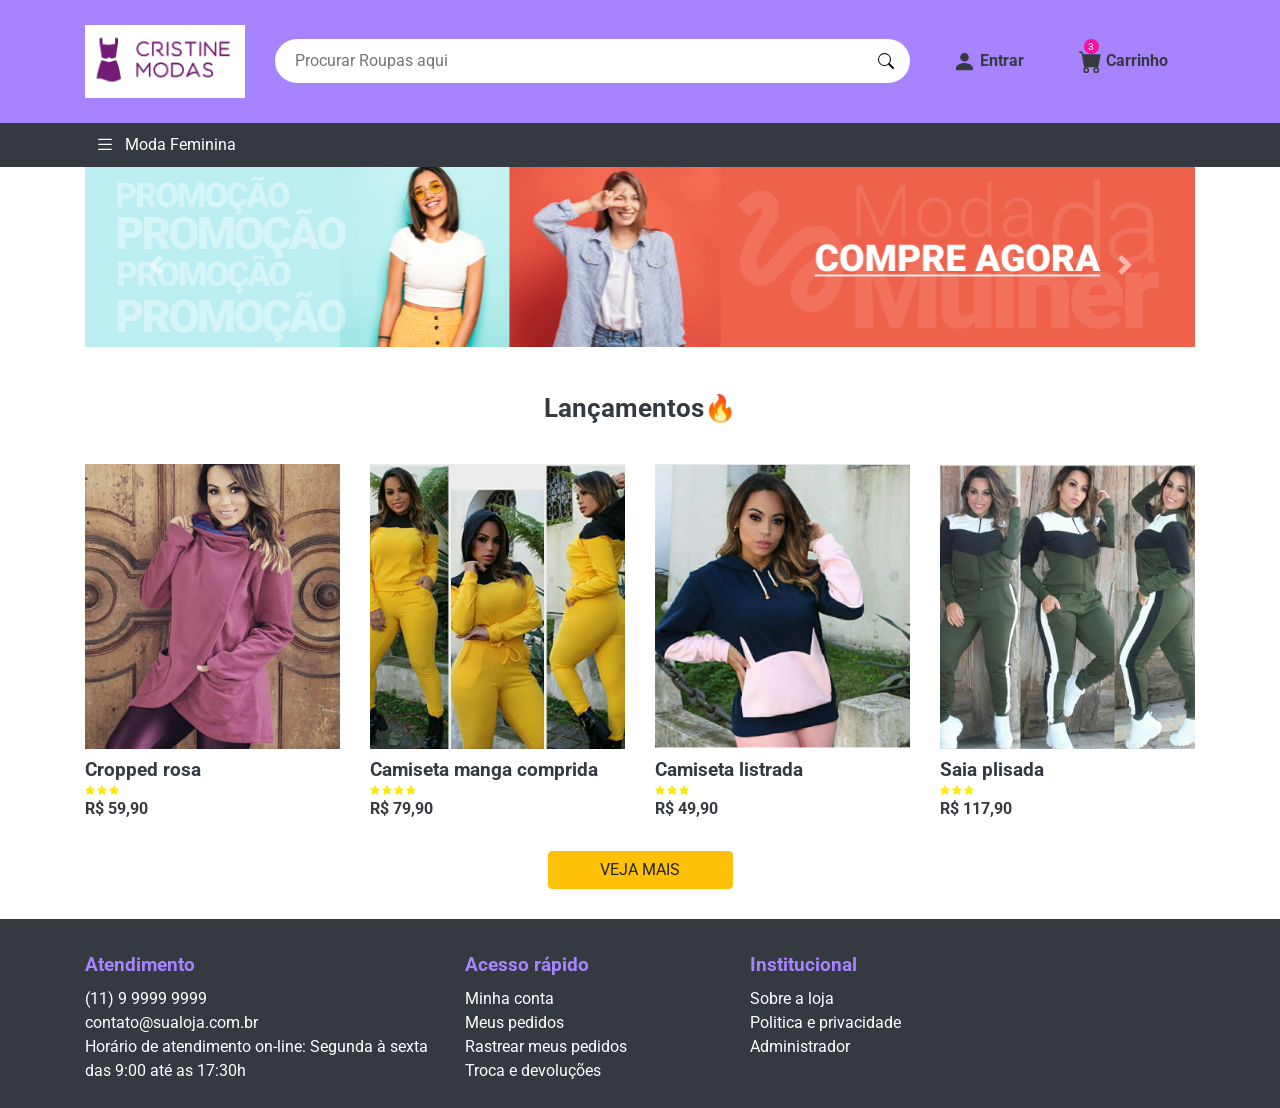
<file: tccCompleto-main/lancamentos.html>
<!DOCTYPE html>
<html lang="pt-br">

<head>
  <meta charset="UTF-8">
  <meta name="viewport" content="width=device-width, initial-scale=1.0">

  <title>Wall Tech</title>

  <!-- Favicons -->
  <meta name="msapplication-TileColor" content="#FFC107">
  <meta name="msapplication-TileImage" content="./assets/images/favicons/ms-icon-144x144.png">
  <meta name="theme-color" content="#FFC107">
  <!-- end Favicons -->

  <!-- Css -->
  <link rel="stylesheet" href="./assets/css/style.css">
</head>

<body>

  <!-- header -->
  <header class="container-fluid">
    <!-- container -->
    <section class="container">
      <!-- row -->
      <article class="row d-flex align-items-center">

        <!-- logo -->
        <a href="" class="col-md-2 d-flex justify-content-center">
          <img src="./assets/images/favico.png" class="img-fluid" alt="Logo da empresa - Moda da Mulher">
        </a>

        <!-- buscador -->
        <form action="#" class="col-md-7 d-flex align-items-center">
          <input type="text" name="name" placeholder="Procurar Roupas aqui">

          <button class="d-flex align-items-center">
            <svg width="1em" height="1em" viewBox="0 0 16 16" class="bi bi-search" fill="currentColor"
              xmlns="http://www.w3.org/2000/svg">
              <path fill-rule="evenodd"
                d="M10.442 10.442a1 1 0 0 1 1.415 0l3.85 3.85a1 1 0 0 1-1.414 1.415l-3.85-3.85a1 1 0 0 1 0-1.415z" />
              <path fill-rule="evenodd"
                d="M6.5 12a5.5 5.5 0 1 0 0-11 5.5 5.5 0 0 0 0 11zM13 6.5a6.5 6.5 0 1 1-13 0 6.5 6.5 0 0 1 13 0z" />
            </svg>
          </button>
        </form>

        <!-- administrativo do cliente -->
        <ul class="col-md-3 nav d-flex align-items-center justify-content-around">
          <li class="nav-item">
            <a href="login-main/login.php">
              <svg width="1em" height="1em" viewBox="0 0 16 16" class="bi bi-person-fill" fill="currentColor"
                xmlns="http://www.w3.org/2000/svg">
                <path fill-rule="evenodd"
                  d="M3 14s-1 0-1-1 1-4 6-4 6 3 6 4-1 1-1 1H3zm5-6a3 3 0 1 0 0-6 3 3 0 0 0 0 6z" />
              </svg>
              Entrar
                         </a>
          
          <li class="nav-item">
            <span class="notificacao d-flex align-items-center justify-content-center">3</span>
            <a href="#">
              <svg width="1em" height="1em" viewBox="0 0 16 16" class="bi bi-cart-fill" fill="currentColor"
                xmlns="http://www.w3.org/2000/svg">
                <path fill-rule="evenodd"
                  d="M0 1.5A.5.5 0 0 1 .5 1H2a.5.5 0 0 1 .485.379L2.89 3H14.5a.5.5 0 0 1 .491.592l-1.5 8A.5.5 0 0 1 13 12H4a.5.5 0 0 1-.491-.408L2.01 3.607 1.61 2H.5a.5.5 0 0 1-.5-.5zM5 12a2 2 0 1 0 0 4 2 2 0 0 0 0-4zm7 0a2 2 0 1 0 0 4 2 2 0 0 0 0-4zm-7 1a1 1 0 1 0 0 2 1 1 0 0 0 0-2zm7 0a1 1 0 1 0 0 2 1 1 0 0 0 0-2z" />
              </svg>
              Carrinho
            </a>
          </li>
        </ul>
        <!-- end administrativo do cliente -->

      </article>
      <!-- row -->
    </section>
    <!-- end container -->
  </header>

  <nav class="container-fluid nav-produtos">
    <!-- container -->
    <section class="container">
      <!-- menu -->
      <ul class="nav">
        <!-- lista de itens -->
        <li class="col-xl-2 col-lg-3 col-md-12 nav-item d-flex align-items-center">
          <svg width="1em" height="1em" viewBox="0 0 16 16" class="bi bi-list" fill="currentColor"
            xmlns="http://www.w3.org/2000/svg">
            <path fill-rule="evenodd"
              d="M2.5 11.5A.5.5 0 0 1 3 11h10a.5.5 0 0 1 0 1H3a.5.5 0 0 1-.5-.5zm0-4A.5.5 0 0 1 3 7h10a.5.5 0 0 1 0 1H3a.5.5 0 0 1-.5-.5zm0-4A.5.5 0 0 1 3 3h10a.5.5 0 0 1 0 1H3a.5.5 0 0 1-.5-.5z" />
          </svg>
          Moda Feminina

          <!-- submenu -->
          <ul class="nav flex-column">
            <li class="nav-item">
              <a href="index.html">
                Home
              </a>
            </li>

            <li class="nav-item">
              <a href="#">
                Lançamentos
              </a>
            </li>

            <li class="nav-item">
              <a href="#">
                Promoção
              </a>
            </li>
          </ul>
          <!-- end submenu -->
        </li>
      <!-- menu -->
    </section>
    <!-- end container -->
  </nav>
  <!-- end menu do site -->

  <!-- main -->
  <main>
    <!-- banners promocionais rotativos  -->
    <section id="banners-promocionais" class="container carousel slide" data-ride="carousel">
      <!-- imagens -->
      <article class="carousel-inner">
        <figure class="carousel-item active">
          <img src="./assets/images/banner-1.jpg" class="d-block w-100" alt="Banner Promocional lançamento verão">
        </figure>

        <figure class="carousel-item">
          <img src="./assets/images/banner-2.jpg" class="d-block w-100" alt="Banner Promocional diversos itens da loja">
        </figure>
      </article>

      <!-- prev -->
      <a class="carousel-control-prev" href="#banners-promocionais" role="button" data-slide="prev">
        <span class="carousel-control-prev-icon" aria-hidden="true"></span>
        <span class="sr-only">Previous</span>
      </a>
      <!-- next -->
      <a class="carousel-control-next" href="#banners-promocionais" role="button" data-slide="next">
        <span class="carousel-control-next-icon" aria-hidden="true"></span>
        <span class="sr-only">Next</span>
      </a>
    </section>

      </section>
      <!-- end row -->
    </section>
    <!-- end banners promocionais com 6 colunas -->

    <!-- container produtos -->
    <section class="container produtos">
      <!-- title -->
      <h1 class="text-center">Lançamentos<span>🔥</span></h1>

      <!-- listagem dos produto s -->
      <article class="row">

        <!-- produtos -->
        <a href="log1.html" class="produtos-container col-md-3">
          <!-- imagem do produto -->
          <div class="produto__imagem">
            <img src="./assets/images/Modelo_WallTech/Modelo_1.jpeg" class="img-fluid" alt="Cropped rosa">
          </div>

          <!-- itens do produto -->
          <article class="produtos-itens">
            <!-- title produto -->
            <h2>Cropped rosa</h2>

            <!-- stars -->
            <div class="produtos-stars">
              <svg width="1em" height="1em" viewBox="0 0 16 16" class="bi bi-star-fill" fill="currentColor"
                xmlns="http://www.w3.org/2000/svg">
                <path
                  d="M3.612 15.443c-.386.198-.824-.149-.746-.592l.83-4.73L.173 6.765c-.329-.314-.158-.888.283-.95l4.898-.696L7.538.792c.197-.39.73-.39.927 0l2.184 4.327 4.898.696c.441.062.612.636.283.95l-3.523 3.356.83 4.73c.078.443-.36.79-.746.592L8 13.187l-4.389 2.256z" />
              </svg>

              <svg width="1em" height="1em" viewBox="0 0 16 16" class="bi bi-star-fill" fill="currentColor"
                xmlns="http://www.w3.org/2000/svg">
                <path
                  d="M3.612 15.443c-.386.198-.824-.149-.746-.592l.83-4.73L.173 6.765c-.329-.314-.158-.888.283-.95l4.898-.696L7.538.792c.197-.39.73-.39.927 0l2.184 4.327 4.898.696c.441.062.612.636.283.95l-3.523 3.356.83 4.73c.078.443-.36.79-.746.592L8 13.187l-4.389 2.256z" />
              </svg>

              <svg width="1em" height="1em" viewBox="0 0 16 16" class="bi bi-star-fill" fill="currentColor"
                xmlns="http://www.w3.org/2000/svg">
                <path
                  d="M3.612 15.443c-.386.198-.824-.149-.746-.592l.83-4.73L.173 6.765c-.329-.314-.158-.888.283-.95l4.898-.696L7.538.792c.197-.39.73-.39.927 0l2.184 4.327 4.898.696c.441.062.612.636.283.95l-3.523 3.356.83 4.73c.078.443-.36.79-.746.592L8 13.187l-4.389 2.256z" />
              </svg>
            </div>

            <!-- preco -->
            <strong class="produtos-preco">
              R$ 59,90
            </strong>
          </article>
          <!-- end itens do produto -->
        </a>
        <!-- end produtos -->

        <!-- produtos -->
        <a href="log2.html" class="produtos-container col-md-3">
          <!-- imagem do produto -->
          <div class="produto__imagem">
            <img src="./assets/images/Modelo_WallTech/Modelo_6.jpeg" class="img-fluid" alt="Camiseta manga comprida">
          </div>

          <!-- itens do produto -->
          <article class="produtos-itens">
            <!-- title produto -->
            <h2>Camiseta manga comprida</h2>

            <!-- stars -->
            <div class="produtos-stars">
              <svg width="1em" height="1em" viewBox="0 0 16 16" class="bi bi-star-fill" fill="currentColor"
                xmlns="http://www.w3.org/2000/svg">
                <path
                  d="M3.612 15.443c-.386.198-.824-.149-.746-.592l.83-4.73L.173 6.765c-.329-.314-.158-.888.283-.95l4.898-.696L7.538.792c.197-.39.73-.39.927 0l2.184 4.327 4.898.696c.441.062.612.636.283.95l-3.523 3.356.83 4.73c.078.443-.36.79-.746.592L8 13.187l-4.389 2.256z" />
              </svg>

              <svg width="1em" height="1em" viewBox="0 0 16 16" class="bi bi-star-fill" fill="currentColor"
                xmlns="http://www.w3.org/2000/svg">
                <path
                  d="M3.612 15.443c-.386.198-.824-.149-.746-.592l.83-4.73L.173 6.765c-.329-.314-.158-.888.283-.95l4.898-.696L7.538.792c.197-.39.73-.39.927 0l2.184 4.327 4.898.696c.441.062.612.636.283.95l-3.523 3.356.83 4.73c.078.443-.36.79-.746.592L8 13.187l-4.389 2.256z" />
              </svg>

              <svg width="1em" height="1em" viewBox="0 0 16 16" class="bi bi-star-fill" fill="currentColor"
                xmlns="http://www.w3.org/2000/svg">
                <path
                  d="M3.612 15.443c-.386.198-.824-.149-.746-.592l.83-4.73L.173 6.765c-.329-.314-.158-.888.283-.95l4.898-.696L7.538.792c.197-.39.73-.39.927 0l2.184 4.327 4.898.696c.441.062.612.636.283.95l-3.523 3.356.83 4.73c.078.443-.36.79-.746.592L8 13.187l-4.389 2.256z" />
              </svg>

              <svg width="1em" height="1em" viewBox="0 0 16 16" class="bi bi-star-fill" fill="currentColor"
                xmlns="http://www.w3.org/2000/svg">
                <path
                  d="M3.612 15.443c-.386.198-.824-.149-.746-.592l.83-4.73L.173 6.765c-.329-.314-.158-.888.283-.95l4.898-.696L7.538.792c.197-.39.73-.39.927 0l2.184 4.327 4.898.696c.441.062.612.636.283.95l-3.523 3.356.83 4.73c.078.443-.36.79-.746.592L8 13.187l-4.389 2.256z" />
              </svg>
            </div>

            <!-- preco -->
            <strong class="produtos-preco">
              R$ 79,90
            </strong>
          </article>
          <!-- end itens do produto -->
        </a>
        <!-- end produtos -->

        <!-- produtos -->
        <a href="log3.html" class="produtos-container col-md-3">
          <!-- imagem do produto -->
          <div class="produto__imagem">
            <img src="./assets/images/Modelo_WallTech/Modelo_2.jpeg" class="img-fluid" alt="Camiseta listrada">
          </div>

          <!-- itens do produto -->
          <article class="produtos-itens">
            <!-- title produto -->
            <h2>Camiseta listrada</h2>

            <!-- stars -->
            <div class="produtos-stars">
              <svg width="1em" height="1em" viewBox="0 0 16 16" class="bi bi-star-fill" fill="currentColor"
                xmlns="http://www.w3.org/2000/svg">
                <path
                  d="M3.612 15.443c-.386.198-.824-.149-.746-.592l.83-4.73L.173 6.765c-.329-.314-.158-.888.283-.95l4.898-.696L7.538.792c.197-.39.73-.39.927 0l2.184 4.327 4.898.696c.441.062.612.636.283.95l-3.523 3.356.83 4.73c.078.443-.36.79-.746.592L8 13.187l-4.389 2.256z" />
              </svg>

              <svg width="1em" height="1em" viewBox="0 0 16 16" class="bi bi-star-fill" fill="currentColor"
                xmlns="http://www.w3.org/2000/svg">
                <path
                  d="M3.612 15.443c-.386.198-.824-.149-.746-.592l.83-4.73L.173 6.765c-.329-.314-.158-.888.283-.95l4.898-.696L7.538.792c.197-.39.73-.39.927 0l2.184 4.327 4.898.696c.441.062.612.636.283.95l-3.523 3.356.83 4.73c.078.443-.36.79-.746.592L8 13.187l-4.389 2.256z" />
              </svg>

              <svg width="1em" height="1em" viewBox="0 0 16 16" class="bi bi-star-fill" fill="currentColor"
                xmlns="http://www.w3.org/2000/svg">
                <path
                  d="M3.612 15.443c-.386.198-.824-.149-.746-.592l.83-4.73L.173 6.765c-.329-.314-.158-.888.283-.95l4.898-.696L7.538.792c.197-.39.73-.39.927 0l2.184 4.327 4.898.696c.441.062.612.636.283.95l-3.523 3.356.83 4.73c.078.443-.36.79-.746.592L8 13.187l-4.389 2.256z" />
              </svg>
            </div>

            <!-- preco -->
            <strong class="produtos-preco">
              R$ 49,90
            </strong>
          </article>
          <!-- end itens do produto -->
        </a>
        <!-- end produtos -->

        <!-- produtos -->
        <a href="log4.html" class="produtos-container col-md-3">
          <!-- imagem do produto -->
          <div class="produto__imagem">
            <img src="./assets/images/Modelo_WallTech/Modelo_5.jpeg" class="img-fluid" alt="Saia plisada">
          </div>

          <!-- itens do produto -->
          <article class="produtos-itens">
            <!-- title produto -->
            <h2>Saia plisada</h2>

            <!-- stars -->
            <div class="produtos-stars">
              <svg width="1em" height="1em" viewBox="0 0 16 16" class="bi bi-star-fill" fill="currentColor"
                xmlns="http://www.w3.org/2000/svg">
                <path
                  d="M3.612 15.443c-.386.198-.824-.149-.746-.592l.83-4.73L.173 6.765c-.329-.314-.158-.888.283-.95l4.898-.696L7.538.792c.197-.39.73-.39.927 0l2.184 4.327 4.898.696c.441.062.612.636.283.95l-3.523 3.356.83 4.73c.078.443-.36.79-.746.592L8 13.187l-4.389 2.256z" />
              </svg>

              <svg width="1em" height="1em" viewBox="0 0 16 16" class="bi bi-star-fill" fill="currentColor"
                xmlns="http://www.w3.org/2000/svg">
                <path
                  d="M3.612 15.443c-.386.198-.824-.149-.746-.592l.83-4.73L.173 6.765c-.329-.314-.158-.888.283-.95l4.898-.696L7.538.792c.197-.39.73-.39.927 0l2.184 4.327 4.898.696c.441.062.612.636.283.95l-3.523 3.356.83 4.73c.078.443-.36.79-.746.592L8 13.187l-4.389 2.256z" />
              </svg>

              <svg width="1em" height="1em" viewBox="0 0 16 16" class="bi bi-star-fill" fill="currentColor"
                xmlns="http://www.w3.org/2000/svg">
                <path
                  d="M3.612 15.443c-.386.198-.824-.149-.746-.592l.83-4.73L.173 6.765c-.329-.314-.158-.888.283-.95l4.898-.696L7.538.792c.197-.39.73-.39.927 0l2.184 4.327 4.898.696c.441.062.612.636.283.95l-3.523 3.356.83 4.73c.078.443-.36.79-.746.592L8 13.187l-4.389 2.256z" />
              </svg>
            </div>

            <!-- preco -->
            <strong class="produtos-preco">
              R$ 117,90
            </strong>
          </article>
          <!-- end itens do produto -->
        </a>
        <!-- end produtos -->

      </article>
      <!-- listagem dos produtos -->

      <div class="d-flex justify-content-center">
        <a href="./camisetas.html" class="btn btn-warning col-md-2">VEJA MAIS</a>
      </div>
    </section>
    <!-- end container produtos -->
  </main>
  <!-- end main -->

  <!-- Footer -->
  <div class="footer_center">
    <footer class="container-fluid">
        <!-- container -->
        <section class="container">
          <!-- menus -->
          <section class="row">
            <!-- atendimento -->
            <article class="col-md-4">
              <h4>
                Atendimento
              </h4>
              <!-- links -->
              <ul class="nav flex-column">
                <li class="nav-item">
                  <a href="tel:+5511999999999">(11) 9 9999 9999</a>
                </li>
    
                <li class="nav-item">
                  <a href="mailto:contato@sualoja.com.br">contato@sualoja.com.br</a>
                </li>
    
                <li class="nav-item">
                  Horário de atendimento on-line: Segunda à sexta das 9:00 até as 17:30h
                </li>
              </ul>
            </article>
            <!-- end atendimento -->
    
            <!-- acesso rápido -->
            <article class="col-md-3">
              <h4>
                Acesso rápido
              </h4>
              <!-- links -->
              <ul class="nav flex-column">
                <li class="nav-item">
                  <a href="#">Minha conta</a>
                </li>
    
                <li class="nav-item">
                  <a href="#">Meus pedidos</a>
                </li>
    
                <li class="nav-item">
                  <a href="#">Rastrear meus pedidos</a>
                </li>
    
                <li class="nav-item">
                  <a>Troca e devoluções</a>
                  
                </li>
              </ul>
            </article>
            <!-- end acesso rápido -->
    
            <!-- institucional -->
            <article class="col-md-3">
              <h4>
                Institucional
              </h4>
              <!-- links -->
              <ul class="nav flex-column">
                
                <li class="nav-item">
                  <a >Sobre a loja</a>
                </li>
    
                <li class="nav-item">
                  <a >Politica e privacidade</a>
                </li>
    
                <li class="nav-item">
                  <a href="./estoque/adm/login.php">Administrador</a>
                </li>
    
    
              </ul>
            </article>
            <!-- end institucional -->
    
            
          </section>
          <!-- end menus -->
        </section>
        <!-- end container -->
    
      </footer>
      <!-- end Footer-->
    
      <!-- Arquivos Bootstrap -->
      <script src="./assets/js/jquery.js"></script>
      <script src="./assets/js/popper.js"></script>
      <script src="./assets/js/bootstrap.js"></script>
    </body>
    
    </html>
</file>
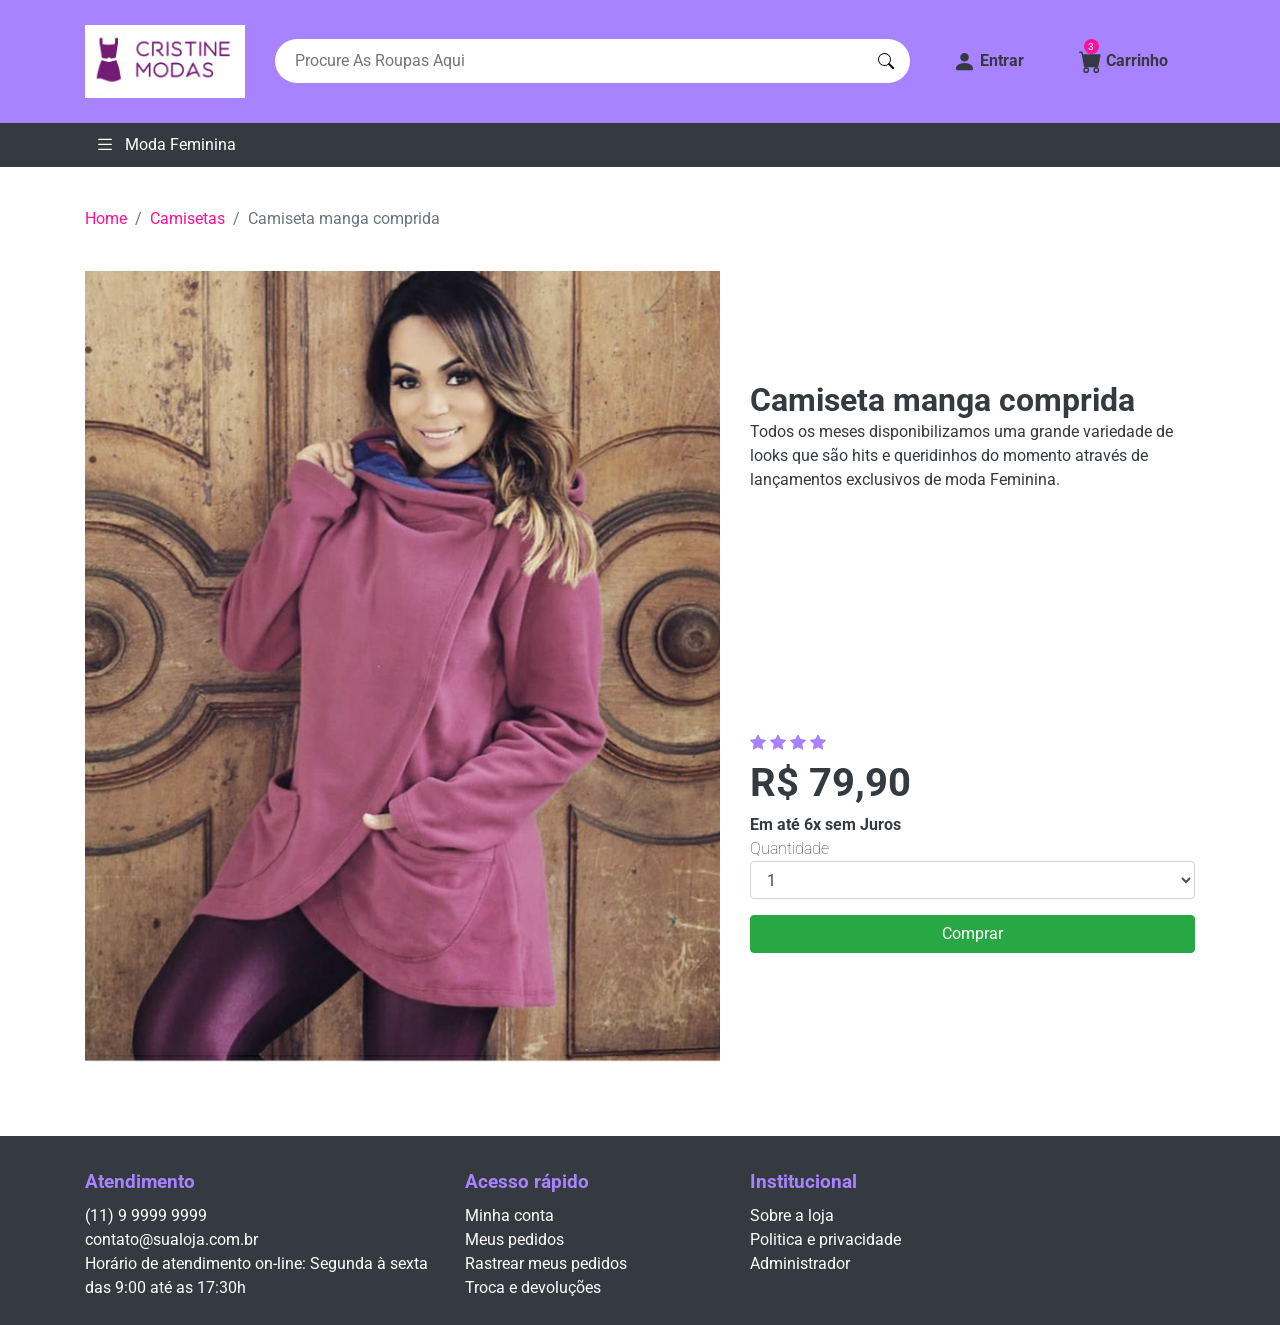
<file: tccCompleto-main/log1.html>
<!DOCTYPE html>
<html lang="pt-br">

<head>
  <meta charset="UTF-8">
  <meta name="viewport" content="width=device-width, initial-scale=1.0">

  <title>Loja Virtual - Produto Camiseta</title>

  <!-- Favicons -->
  <link rel="manifest" href="./assets/images/favicons/apple-icon.png">
  <meta name="msapplication-TileColor" content="#FFC107">
  <meta name="msapplication-TileImage" content="./assets/images/favicons/ms-icon-144x144.png">
  <meta name="theme-color" content="#FFC107">
  <!-- end Favicons -->

  <!-- Css -->
  <link rel="stylesheet" href="./assets/css/style.css">
</head>

<body>

  <!-- header -->
  <header class="container-fluid">
    <!-- container -->
    <section class="container">
      <!-- row -->
      <article class="row d-flex align-items-center">

        <!-- logo -->
        <a href="./" class="col-md-2 d-flex justify-content-center">
          <img src="./assets/images/favico.png" class="img-fluid" alt="Logo WallTech">
        </a>

        <!-- buscador -->
        <form action="#" class="col-md-7 d-flex align-items-center">
          <input type="text" name="name" placeholder="Procure As Roupas Aqui">

          <button class="d-flex align-items-center">
            <svg width="1em" height="1em" viewBox="0 0 16 16" class="bi bi-search" fill="currentColor"
              xmlns="http://www.w3.org/2000/svg">
              <path fill-rule="evenodd"
                d="M10.442 10.442a1 1 0 0 1 1.415 0l3.85 3.85a1 1 0 0 1-1.414 1.415l-3.85-3.85a1 1 0 0 1 0-1.415z" />
              <path fill-rule="evenodd"
                d="M6.5 12a5.5 5.5 0 1 0 0-11 5.5 5.5 0 0 0 0 11zM13 6.5a6.5 6.5 0 1 1-13 0 6.5 6.5 0 0 1 13 0z" />
            </svg>
          </button>
        </form>

        <!-- administrativo do cliente -->
        <ul class="col-md-3 nav d-flex align-items-center justify-content-around">
          <li class="nav-item">
            <a href="login-main/login.php">
              <svg width="1em" height="1em" viewBox="0 0 16 16" class="bi bi-person-fill" fill="currentColor"
                xmlns="http://www.w3.org/2000/svg">
                <path fill-rule="evenodd"
                  d="M3 14s-1 0-1-1 1-4 6-4 6 3 6 4-1 1-1 1H3zm5-6a3 3 0 1 0 0-6 3 3 0 0 0 0 6z" />
              </svg>
              Entrar
                         </a>
          
          <li class="nav-item">
            <span class="notificacao d-flex align-items-center justify-content-center">3</span>
            <a href="#">
              <svg width="1em" height="1em" viewBox="0 0 16 16" class="bi bi-cart-fill" fill="currentColor"
                xmlns="http://www.w3.org/2000/svg">
                <path fill-rule="evenodd"
                  d="M0 1.5A.5.5 0 0 1 .5 1H2a.5.5 0 0 1 .485.379L2.89 3H14.5a.5.5 0 0 1 .491.592l-1.5 8A.5.5 0 0 1 13 12H4a.5.5 0 0 1-.491-.408L2.01 3.607 1.61 2H.5a.5.5 0 0 1-.5-.5zM5 12a2 2 0 1 0 0 4 2 2 0 0 0 0-4zm7 0a2 2 0 1 0 0 4 2 2 0 0 0 0-4zm-7 1a1 1 0 1 0 0 2 1 1 0 0 0 0-2zm7 0a1 1 0 1 0 0 2 1 1 0 0 0 0-2z" />
              </svg>
              Carrinho
            </a>
          </li>
        </ul>
        <!-- end administrativo do cliente -->
      </article>
      <!-- row -->
    </section>
    <!-- end container -->
  </header>
  <!-- end header -->

  <!-- menu do site -->
  <nav class="container-fluid nav-produtos">
    <!-- container -->
    <section class="container">
      <!-- menu -->
      <ul class="nav">
        <!-- lista de itens -->
        <li class="col-xl-2 col-lg-3 col-md-12 nav-item d-flex align-items-center">
          <svg width="1em" height="1em" viewBox="0 0 16 16" class="bi bi-list" fill="currentColor"
            xmlns="http://www.w3.org/2000/svg">
            <path fill-rule="evenodd"
              d="M2.5 11.5A.5.5 0 0 1 3 11h10a.5.5 0 0 1 0 1H3a.5.5 0 0 1-.5-.5zm0-4A.5.5 0 0 1 3 7h10a.5.5 0 0 1 0 1H3a.5.5 0 0 1-.5-.5zm0-4A.5.5 0 0 1 3 3h10a.5.5 0 0 1 0 1H3a.5.5 0 0 1-.5-.5z" />
          </svg>
          Moda Feminina
          <!-- submenu -->
          <ul class="nav flex-column">
            <li class="nav-item">
              <a href="index.html">
                Home
              </a>
            </li>

            <li class="nav-item">
              <a href="#">
                Lançamentos
              </a>
            </li>

            <li class="nav-item">
              <a href="#">
                Promoção
              </a>
            </li>
          </ul>
          <!-- end submenu -->
        </li>

        
      </ul>
      <!-- menu -->
    </section>
    <!-- end container -->
  </nav>
  <!-- end menu do site -->

  <!-- main -->
  <main>


    <!-- container produto -->
    <section class="container">

      <nav aria-label="breadcrumb">
        <ol class="breadcrumb">
          <li class="breadcrumb-item"><a href="./">Home</a></li>
          <li class="breadcrumb-item"><a href="./camisetas.html">Camisetas</a></li>
          <li class="breadcrumb-item active" aria-current="page">Camiseta manga comprida</li>
        </ol>
      </nav>

      <article class="row produtos-compra">
        <figure class="col-md-7 mb-3">
          <div class="#">
            <img src="./assets/images/Modelo_WallTech/Modelo_1.jpeg" class="img-fluid" alt="Cropped rosa">
          </div>
        </figure>

        <section class="col-md-5 mb-3 d-flex flex-column justify-content-around">
          <article class="produtos-conteudo">
            <h1>Camiseta manga comprida</h1>
            <p>
              Todos os meses disponibilizamos uma grande variedade de looks que são hits e queridinhos do momento
              através de lançamentos exclusivos de moda Feminina.
            </p>
          </article>

          <article class="produtos-preco">
            <div class="produtos-stars">
              <svg width="1em" height="1em" viewBox="0 0 16 16" class="bi bi-star-fill" fill="currentColor"
                xmlns="http://www.w3.org/2000/svg">
                <path
                  d="M3.612 15.443c-.386.198-.824-.149-.746-.592l.83-4.73L.173 6.765c-.329-.314-.158-.888.283-.95l4.898-.696L7.538.792c.197-.39.73-.39.927 0l2.184 4.327 4.898.696c.441.062.612.636.283.95l-3.523 3.356.83 4.73c.078.443-.36.79-.746.592L8 13.187l-4.389 2.256z" />
              </svg>

              <svg width="1em" height="1em" viewBox="0 0 16 16" class="bi bi-star-fill" fill="currentColor"
                xmlns="http://www.w3.org/2000/svg">
                <path
                  d="M3.612 15.443c-.386.198-.824-.149-.746-.592l.83-4.73L.173 6.765c-.329-.314-.158-.888.283-.95l4.898-.696L7.538.792c.197-.39.73-.39.927 0l2.184 4.327 4.898.696c.441.062.612.636.283.95l-3.523 3.356.83 4.73c.078.443-.36.79-.746.592L8 13.187l-4.389 2.256z" />
              </svg>

              <svg width="1em" height="1em" viewBox="0 0 16 16" class="bi bi-star-fill" fill="currentColor"
                xmlns="http://www.w3.org/2000/svg">
                <path
                  d="M3.612 15.443c-.386.198-.824-.149-.746-.592l.83-4.73L.173 6.765c-.329-.314-.158-.888.283-.95l4.898-.696L7.538.792c.197-.39.73-.39.927 0l2.184 4.327 4.898.696c.441.062.612.636.283.95l-3.523 3.356.83 4.73c.078.443-.36.79-.746.592L8 13.187l-4.389 2.256z" />
              </svg>

              <svg width="1em" height="1em" viewBox="0 0 16 16" class="bi bi-star-fill" fill="currentColor"
                xmlns="http://www.w3.org/2000/svg">
                <path
                  d="M3.612 15.443c-.386.198-.824-.149-.746-.592l.83-4.73L.173 6.765c-.329-.314-.158-.888.283-.95l4.898-.696L7.538.792c.197-.39.73-.39.927 0l2.184 4.327 4.898.696c.441.062.612.636.283.95l-3.523 3.356.83 4.73c.078.443-.36.79-.746.592L8 13.187l-4.389 2.256z" />
              </svg>
            </div>

            <strong>
              R$ 79,90
              <span class="d-block">Em até 6x sem Juros</span>
            </strong>

            <form action="#">
              <div class="form-group">
                <label for="produtos-quantidade-itens">Quantidade</label>
                <select class="form-control" id="produtos-quantidade-itens">
                  <option>1</option>
                  <option>2</option>
                  <option>3</option>
                  <option>4</option>
                  <option>5</option>
                </select>
              </div>

              <button type="submit" class="btn btn-success col-md-12">Comprar</button>
            </form>
          </article>
        </section>

        <div class="fb-comments col-md-12 mt-2 mb-5"
          data-href="http://127.0.0.1:5500/Hands-on-2/produto-camiseta-manga-comprida.html" data-numposts="5"
          data-width="100%"></div>
      </article>
    </section>
    <!-- container produto -->

  </main>
  <!-- end main -->

  <!-- Footer -->
  <footer class="container-fluid">
    <!-- container -->
    <section class="container">
      <!-- menus -->
      <section class="row">
        <!-- atendimento -->
        <article class="col-md-4">
          <h4>
            Atendimento
          </h4>
          <!-- links -->
          <ul class="nav flex-column">
            <li class="nav-item">
              <a href="tel:+5511999999999">(11) 9 9999 9999</a>
            </li>

            <li class="nav-item">
              <a href="mailto:contato@sualoja.com.br">contato@sualoja.com.br</a>
            </li>

            <li class="nav-item">
              Horário de atendimento on-line: Segunda à sexta das 9:00 até as 17:30h
            </li>
          </ul>
        </article>
        <!-- end atendimento -->

        <!-- acesso rápido -->
        <article class="col-md-3">
          <h4>
            Acesso rápido
          </h4>
          <!-- links -->
          <ul class="nav flex-column">
            <li class="nav-item">
              <a href="#">Minha conta</a>
            </li>

            <li class="nav-item">
              <a href="#">Meus pedidos</a>
            </li>

            <li class="nav-item">
              <a href="#">Rastrear meus pedidos</a>
            </li>

            <li class="nav-item">
              <a>Troca e devoluções</a>
              
            </li>
          </ul>
        </article>
        <!-- end acesso rápido -->

        <!-- institucional -->
        <article class="col-md-3">
          <h4>
            Institucional
          </h4>
          <!-- links -->
          <ul class="nav flex-column">
            
            <li class="nav-item">
              <a >Sobre a loja</a>
            </li>

            <li class="nav-item">
              <a >Politica e privacidade</a>
            </li>

            <li class="nav-item">
              <a href="./estoque/adm/login.php">Administrador</a>
            </li>


          </ul>
        </article>
        <!-- end institucional -->

        
      </section>
      <!-- end menus -->
    </section>
    <!-- end container -->

  </footer>
  <!-- end Footer-->

  <!-- Arquivos Bootstrap -->
  <script src="./assets/js/jquery.js"></script>
  <script src="./assets/js/popper.js"></script>
  <script src="./assets/js/bootstrap.js"></script>
</body>

</html>
</file>
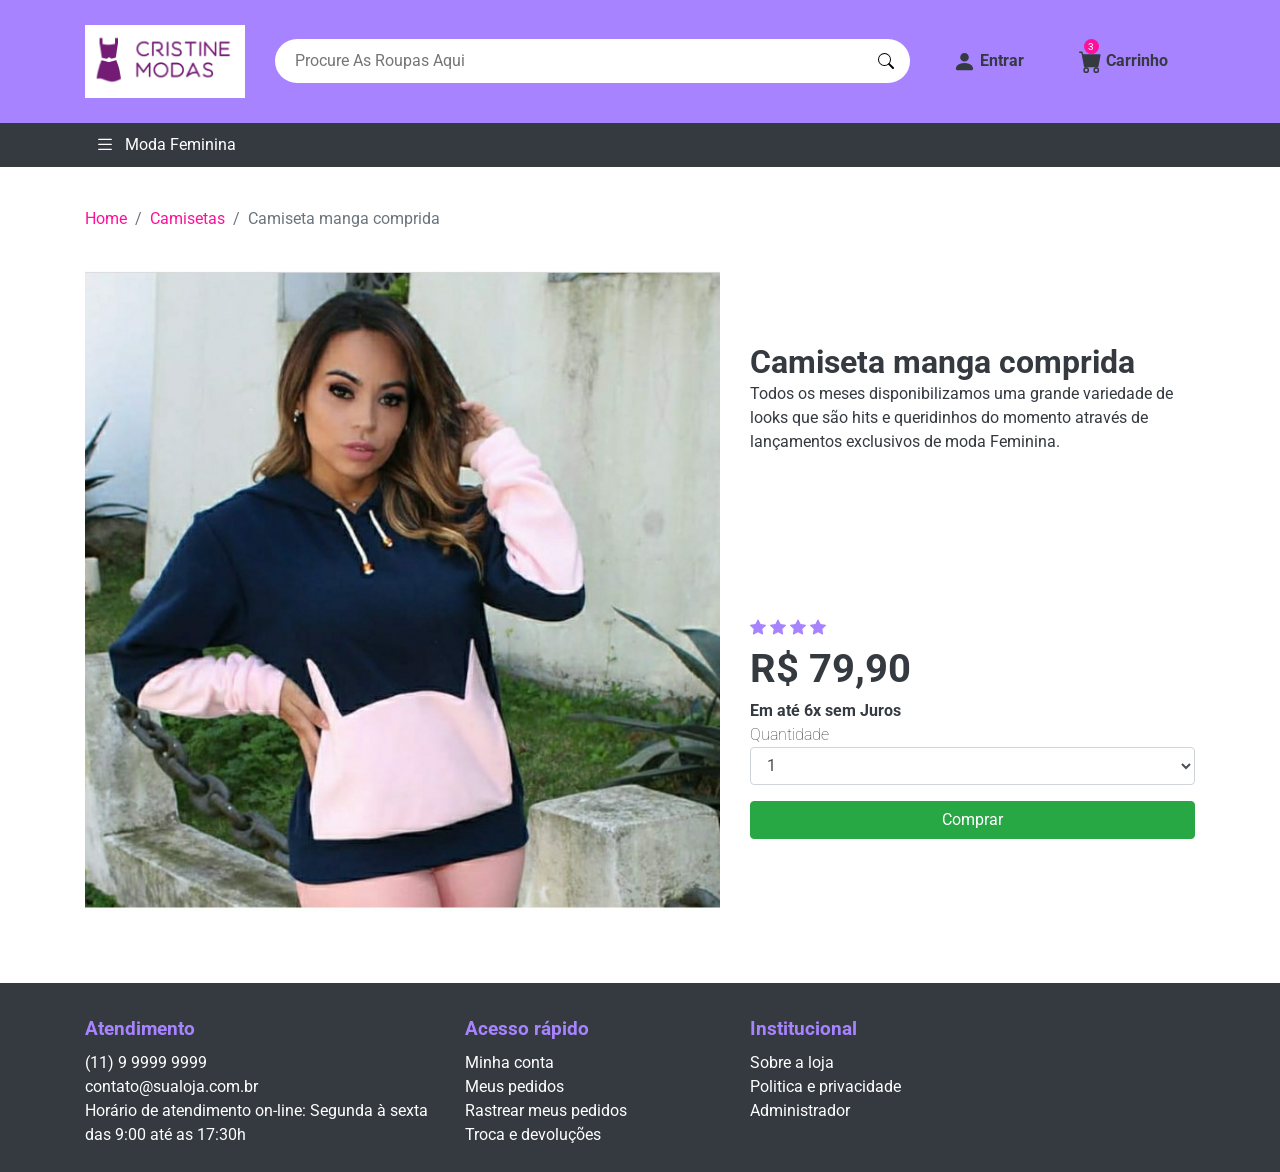
<file: tccCompleto-main/log2.html>
<!DOCTYPE html>
<html lang="pt-br">

<head>
  <meta charset="UTF-8">
  <meta name="viewport" content="width=device-width, initial-scale=1.0">

  <title>Loja Virtual - Produto Camiseta</title>

  <!-- Favicons -->
  <link rel="manifest" href="./assets/images/favicons/apple-icon.png">
  <meta name="msapplication-TileColor" content="#FFC107">
  <meta name="msapplication-TileImage" content="./assets/images/favicons/ms-icon-144x144.png">
  <meta name="theme-color" content="#FFC107">
  <!-- end Favicons -->

  <!-- Css -->
  <link rel="stylesheet" href="./assets/css/style.css">
</head>

<body>

  <!-- header -->
  <header class="container-fluid">
    <!-- container -->
    <section class="container">
      <!-- row -->
      <article class="row d-flex align-items-center">

        <!-- logo -->
        <a href="./" class="col-md-2 d-flex justify-content-center">
          <img src="./assets/images/favico.png" class="img-fluid" alt="Logo WallTech">
        </a>

        <!-- buscador -->
        <form action="#" class="col-md-7 d-flex align-items-center">
          <input type="text" name="name" placeholder="Procure As Roupas Aqui">

          <button class="d-flex align-items-center">
            <svg width="1em" height="1em" viewBox="0 0 16 16" class="bi bi-search" fill="currentColor"
              xmlns="http://www.w3.org/2000/svg">
              <path fill-rule="evenodd"
                d="M10.442 10.442a1 1 0 0 1 1.415 0l3.85 3.85a1 1 0 0 1-1.414 1.415l-3.85-3.85a1 1 0 0 1 0-1.415z" />
              <path fill-rule="evenodd"
                d="M6.5 12a5.5 5.5 0 1 0 0-11 5.5 5.5 0 0 0 0 11zM13 6.5a6.5 6.5 0 1 1-13 0 6.5 6.5 0 0 1 13 0z" />
            </svg>
          </button>
        </form>

        <!-- administrativo do cliente -->
        <ul class="col-md-3 nav d-flex align-items-center justify-content-around">
          <li class="nav-item">
            <a href="login-main/login.php">
              <svg width="1em" height="1em" viewBox="0 0 16 16" class="bi bi-person-fill" fill="currentColor"
                xmlns="http://www.w3.org/2000/svg">
                <path fill-rule="evenodd"
                  d="M3 14s-1 0-1-1 1-4 6-4 6 3 6 4-1 1-1 1H3zm5-6a3 3 0 1 0 0-6 3 3 0 0 0 0 6z" />
              </svg>
              Entrar
                         </a>
          
          <li class="nav-item">
            <span class="notificacao d-flex align-items-center justify-content-center">3</span>
            <a href="#">
              <svg width="1em" height="1em" viewBox="0 0 16 16" class="bi bi-cart-fill" fill="currentColor"
                xmlns="http://www.w3.org/2000/svg">
                <path fill-rule="evenodd"
                  d="M0 1.5A.5.5 0 0 1 .5 1H2a.5.5 0 0 1 .485.379L2.89 3H14.5a.5.5 0 0 1 .491.592l-1.5 8A.5.5 0 0 1 13 12H4a.5.5 0 0 1-.491-.408L2.01 3.607 1.61 2H.5a.5.5 0 0 1-.5-.5zM5 12a2 2 0 1 0 0 4 2 2 0 0 0 0-4zm7 0a2 2 0 1 0 0 4 2 2 0 0 0 0-4zm-7 1a1 1 0 1 0 0 2 1 1 0 0 0 0-2zm7 0a1 1 0 1 0 0 2 1 1 0 0 0 0-2z" />
              </svg>
              Carrinho
            </a>
          </li>
        </ul>
        <!-- end administrativo do cliente -->
      </article>
      <!-- row -->
    </section>
    <!-- end container -->
  </header>
  <!-- end header -->

  <!-- menu do site -->
  <nav class="container-fluid nav-produtos">
    <!-- container -->
    <section class="container">
      <!-- menu -->
      <ul class="nav">
        <!-- lista de itens -->
        <li class="col-xl-2 col-lg-3 col-md-12 nav-item d-flex align-items-center">
          <svg width="1em" height="1em" viewBox="0 0 16 16" class="bi bi-list" fill="currentColor"
            xmlns="http://www.w3.org/2000/svg">
            <path fill-rule="evenodd"
              d="M2.5 11.5A.5.5 0 0 1 3 11h10a.5.5 0 0 1 0 1H3a.5.5 0 0 1-.5-.5zm0-4A.5.5 0 0 1 3 7h10a.5.5 0 0 1 0 1H3a.5.5 0 0 1-.5-.5zm0-4A.5.5 0 0 1 3 3h10a.5.5 0 0 1 0 1H3a.5.5 0 0 1-.5-.5z" />
          </svg>
          Moda Feminina
          <!-- submenu -->
          <ul class="nav flex-column">
            <li class="nav-item">
              <a href="index.html">
                Home
              </a>
            </li>

            <li class="nav-item">
              <a href="#">
                Lançamentos
              </a>
            </li>

            <li class="nav-item">
              <a href="#">
                Promoção
              </a>
            </li>
          </ul>
          <!-- end submenu -->
        </li>

        
      </ul>
      <!-- menu -->
    </section>
    <!-- end container -->
  </nav>
  <!-- end menu do site -->

  <!-- main -->
  <main>


    <!-- container produto -->
    <section class="container">

      <nav aria-label="breadcrumb">
        <ol class="breadcrumb">
          <li class="breadcrumb-item"><a href="./">Home</a></li>
          <li class="breadcrumb-item"><a href="./camisetas.html">Camisetas</a></li>
          <li class="breadcrumb-item active" aria-current="page">Camiseta manga comprida</li>
        </ol>
      </nav>

      <article class="row produtos-compra">
        <figure class="col-md-7 mb-3">
          <div class="#">
            <img src="./assets/images/Modelo_WallTech/Modelo_2.jpeg" class="img-fluid" alt="Cropped rosa">
          </div>
        </figure>

        <section class="col-md-5 mb-3 d-flex flex-column justify-content-around">
          <article class="produtos-conteudo">
            <h1>Camiseta manga comprida</h1>
            <p>
              Todos os meses disponibilizamos uma grande variedade de looks que são hits e queridinhos do momento
              através de lançamentos exclusivos de moda Feminina.
            </p>
          </article>

          <article class="produtos-preco">
            <div class="produtos-stars">
              <svg width="1em" height="1em" viewBox="0 0 16 16" class="bi bi-star-fill" fill="currentColor"
                xmlns="http://www.w3.org/2000/svg">
                <path
                  d="M3.612 15.443c-.386.198-.824-.149-.746-.592l.83-4.73L.173 6.765c-.329-.314-.158-.888.283-.95l4.898-.696L7.538.792c.197-.39.73-.39.927 0l2.184 4.327 4.898.696c.441.062.612.636.283.95l-3.523 3.356.83 4.73c.078.443-.36.79-.746.592L8 13.187l-4.389 2.256z" />
              </svg>

              <svg width="1em" height="1em" viewBox="0 0 16 16" class="bi bi-star-fill" fill="currentColor"
                xmlns="http://www.w3.org/2000/svg">
                <path
                  d="M3.612 15.443c-.386.198-.824-.149-.746-.592l.83-4.73L.173 6.765c-.329-.314-.158-.888.283-.95l4.898-.696L7.538.792c.197-.39.73-.39.927 0l2.184 4.327 4.898.696c.441.062.612.636.283.95l-3.523 3.356.83 4.73c.078.443-.36.79-.746.592L8 13.187l-4.389 2.256z" />
              </svg>

              <svg width="1em" height="1em" viewBox="0 0 16 16" class="bi bi-star-fill" fill="currentColor"
                xmlns="http://www.w3.org/2000/svg">
                <path
                  d="M3.612 15.443c-.386.198-.824-.149-.746-.592l.83-4.73L.173 6.765c-.329-.314-.158-.888.283-.95l4.898-.696L7.538.792c.197-.39.73-.39.927 0l2.184 4.327 4.898.696c.441.062.612.636.283.95l-3.523 3.356.83 4.73c.078.443-.36.79-.746.592L8 13.187l-4.389 2.256z" />
              </svg>

              <svg width="1em" height="1em" viewBox="0 0 16 16" class="bi bi-star-fill" fill="currentColor"
                xmlns="http://www.w3.org/2000/svg">
                <path
                  d="M3.612 15.443c-.386.198-.824-.149-.746-.592l.83-4.73L.173 6.765c-.329-.314-.158-.888.283-.95l4.898-.696L7.538.792c.197-.39.73-.39.927 0l2.184 4.327 4.898.696c.441.062.612.636.283.95l-3.523 3.356.83 4.73c.078.443-.36.79-.746.592L8 13.187l-4.389 2.256z" />
              </svg>
            </div>

            <strong>
              R$ 79,90
              <span class="d-block">Em até 6x sem Juros</span>
            </strong>

            <form action="#">
              <div class="form-group">
                <label for="produtos-quantidade-itens">Quantidade</label>
                <select class="form-control" id="produtos-quantidade-itens">
                  <option>1</option>
                  <option>2</option>
                  <option>3</option>
                  <option>4</option>
                  <option>5</option>
                </select>
              </div>

              <button type="submit" class="btn btn-success col-md-12">Comprar</button>
            </form>
          </article>
        </section>

        <div class="fb-comments col-md-12 mt-2 mb-5"
          data-href="http://127.0.0.1:5500/Hands-on-2/produto-camiseta-manga-comprida.html" data-numposts="5"
          data-width="100%"></div>
      </article>
    </section>
    <!-- container produto -->

  </main>
  <!-- end main -->

  <!-- Footer -->
  <footer class="container-fluid">
    <!-- container -->
    <section class="container">
      <!-- menus -->
      <section class="row">
        <!-- atendimento -->
        <article class="col-md-4">
          <h4>
            Atendimento
          </h4>
          <!-- links -->
          <ul class="nav flex-column">
            <li class="nav-item">
              <a href="tel:+5511999999999">(11) 9 9999 9999</a>
            </li>

            <li class="nav-item">
              <a href="mailto:contato@sualoja.com.br">contato@sualoja.com.br</a>
            </li>

            <li class="nav-item">
              Horário de atendimento on-line: Segunda à sexta das 9:00 até as 17:30h
            </li>
          </ul>
        </article>
        <!-- end atendimento -->

        <!-- acesso rápido -->
        <article class="col-md-3">
          <h4>
            Acesso rápido
          </h4>
          <!-- links -->
          <ul class="nav flex-column">
            <li class="nav-item">
              <a href="#">Minha conta</a>
            </li>

            <li class="nav-item">
              <a href="#">Meus pedidos</a>
            </li>

            <li class="nav-item">
              <a href="#">Rastrear meus pedidos</a>
            </li>

            <li class="nav-item">
              <a>Troca e devoluções</a>
              
            </li>
          </ul>
        </article>
        <!-- end acesso rápido -->

        <!-- institucional -->
        <article class="col-md-3">
          <h4>
            Institucional
          </h4>
          <!-- links -->
          <ul class="nav flex-column">
            
            <li class="nav-item">
              <a >Sobre a loja</a>
            </li>

            <li class="nav-item">
              <a >Politica e privacidade</a>
            </li>

            <li class="nav-item">
              <a href="./estoque/adm/login.php">Administrador</a>
            </li>


          </ul>
        </article>
        <!-- end institucional -->

        
      </section>
      <!-- end menus -->
    </section>
    <!-- end container -->

  </footer>
  <!-- end Footer-->

  <!-- Arquivos Bootstrap -->
  <script src="./assets/js/jquery.js"></script>
  <script src="./assets/js/popper.js"></script>
  <script src="./assets/js/bootstrap.js"></script>
</body>

</html>
</file>
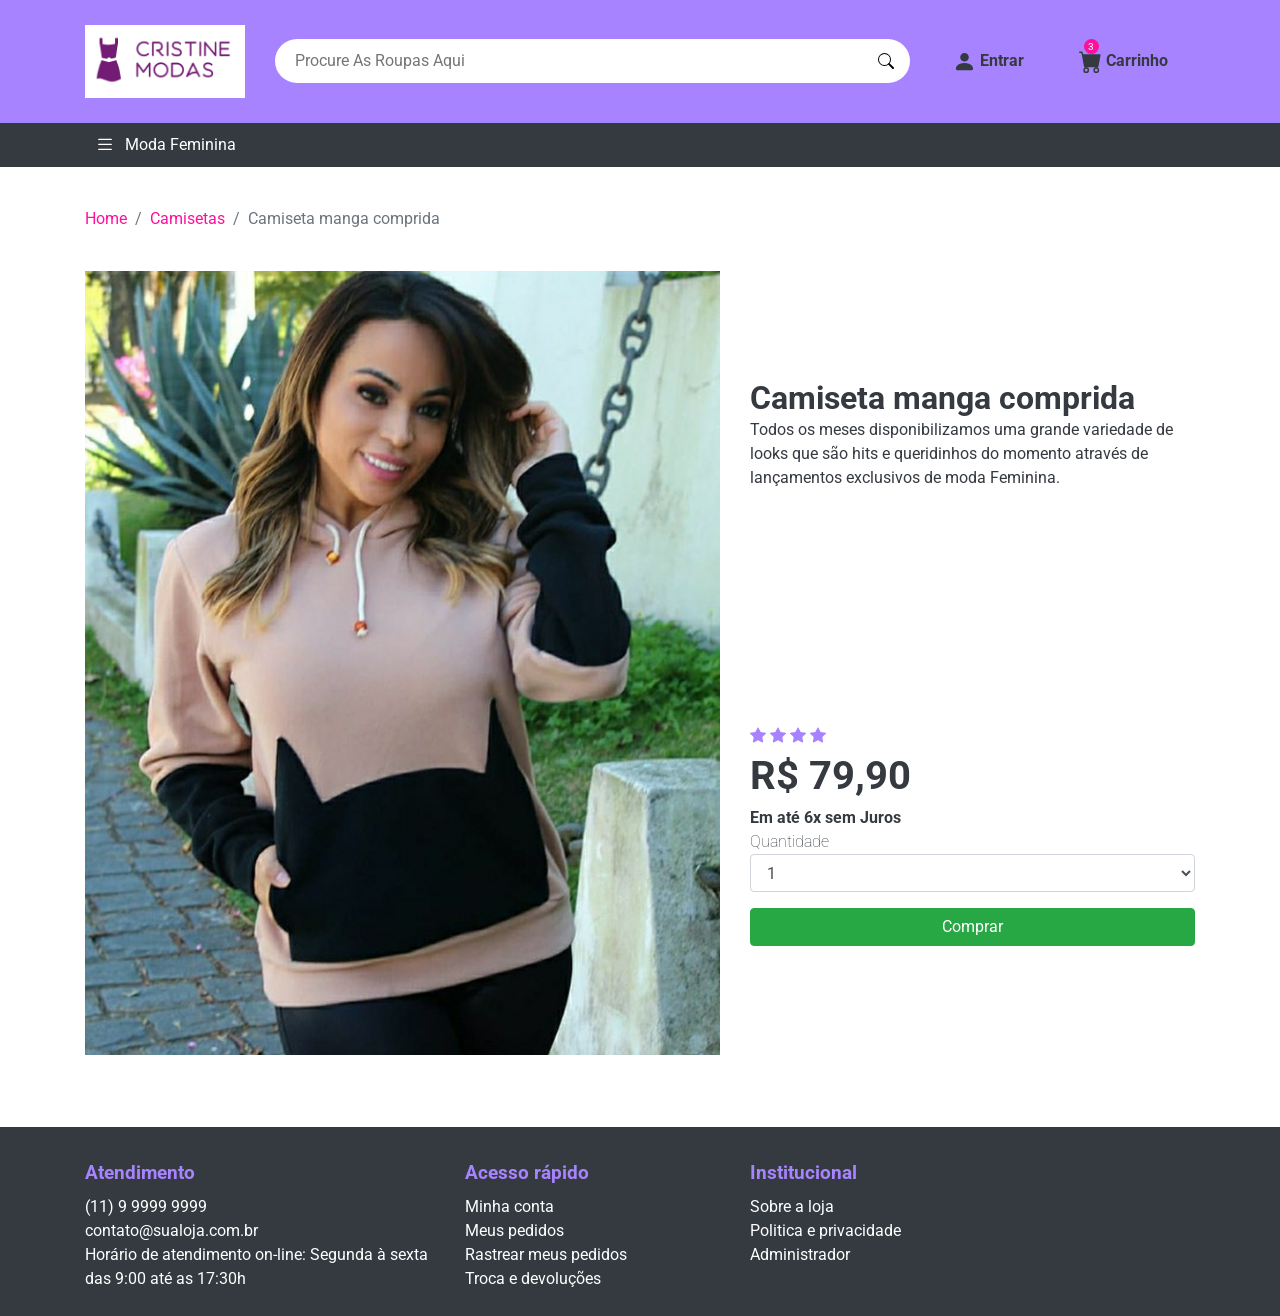
<file: tccCompleto-main/log3.html>
<!DOCTYPE html>
<html lang="pt-br">

<head>
  <meta charset="UTF-8">
  <meta name="viewport" content="width=device-width, initial-scale=1.0">

  <title>Loja Virtual - Produto Camiseta</title>

  <!-- Favicons -->
  <link rel="manifest" href="./assets/images/favicons/apple-icon.png">
  <meta name="msapplication-TileColor" content="#FFC107">
  <meta name="msapplication-TileImage" content="./assets/images/favicons/ms-icon-144x144.png">
  <meta name="theme-color" content="#FFC107">
  <!-- end Favicons -->

  <!-- Css -->
  <link rel="stylesheet" href="./assets/css/style.css">
</head>

<body>

  <!-- header -->
  <header class="container-fluid">
    <!-- container -->
    <section class="container">
      <!-- row -->
      <article class="row d-flex align-items-center">

        <!-- logo -->
        <a href="./" class="col-md-2 d-flex justify-content-center">
          <img src="./assets/images/favico.png" class="img-fluid" alt="Logo WallTech">
        </a>

        <!-- buscador -->
        <form action="#" class="col-md-7 d-flex align-items-center">
          <input type="text" name="name" placeholder="Procure As Roupas Aqui">

          <button class="d-flex align-items-center">
            <svg width="1em" height="1em" viewBox="0 0 16 16" class="bi bi-search" fill="currentColor"
              xmlns="http://www.w3.org/2000/svg">
              <path fill-rule="evenodd"
                d="M10.442 10.442a1 1 0 0 1 1.415 0l3.85 3.85a1 1 0 0 1-1.414 1.415l-3.85-3.85a1 1 0 0 1 0-1.415z" />
              <path fill-rule="evenodd"
                d="M6.5 12a5.5 5.5 0 1 0 0-11 5.5 5.5 0 0 0 0 11zM13 6.5a6.5 6.5 0 1 1-13 0 6.5 6.5 0 0 1 13 0z" />
            </svg>
          </button>
        </form>

        <!-- administrativo do cliente -->
        <ul class="col-md-3 nav d-flex align-items-center justify-content-around">
          <li class="nav-item">
            <a href="login-main/login.php">
              <svg width="1em" height="1em" viewBox="0 0 16 16" class="bi bi-person-fill" fill="currentColor"
                xmlns="http://www.w3.org/2000/svg">
                <path fill-rule="evenodd"
                  d="M3 14s-1 0-1-1 1-4 6-4 6 3 6 4-1 1-1 1H3zm5-6a3 3 0 1 0 0-6 3 3 0 0 0 0 6z" />
              </svg>
              Entrar
                         </a>
          
          <li class="nav-item">
            <span class="notificacao d-flex align-items-center justify-content-center">3</span>
            <a href="#">
              <svg width="1em" height="1em" viewBox="0 0 16 16" class="bi bi-cart-fill" fill="currentColor"
                xmlns="http://www.w3.org/2000/svg">
                <path fill-rule="evenodd"
                  d="M0 1.5A.5.5 0 0 1 .5 1H2a.5.5 0 0 1 .485.379L2.89 3H14.5a.5.5 0 0 1 .491.592l-1.5 8A.5.5 0 0 1 13 12H4a.5.5 0 0 1-.491-.408L2.01 3.607 1.61 2H.5a.5.5 0 0 1-.5-.5zM5 12a2 2 0 1 0 0 4 2 2 0 0 0 0-4zm7 0a2 2 0 1 0 0 4 2 2 0 0 0 0-4zm-7 1a1 1 0 1 0 0 2 1 1 0 0 0 0-2zm7 0a1 1 0 1 0 0 2 1 1 0 0 0 0-2z" />
              </svg>
              Carrinho
            </a>
          </li>
        </ul>
        <!-- end administrativo do cliente -->
      </article>
      <!-- row -->
    </section>
    <!-- end container -->
  </header>
  <!-- end header -->

  <!-- menu do site -->
  <nav class="container-fluid nav-produtos">
    <!-- container -->
    <section class="container">
      <!-- menu -->
      <ul class="nav">
        <!-- lista de itens -->
        <li class="col-xl-2 col-lg-3 col-md-12 nav-item d-flex align-items-center">
          <svg width="1em" height="1em" viewBox="0 0 16 16" class="bi bi-list" fill="currentColor"
            xmlns="http://www.w3.org/2000/svg">
            <path fill-rule="evenodd"
              d="M2.5 11.5A.5.5 0 0 1 3 11h10a.5.5 0 0 1 0 1H3a.5.5 0 0 1-.5-.5zm0-4A.5.5 0 0 1 3 7h10a.5.5 0 0 1 0 1H3a.5.5 0 0 1-.5-.5zm0-4A.5.5 0 0 1 3 3h10a.5.5 0 0 1 0 1H3a.5.5 0 0 1-.5-.5z" />
          </svg>
          Moda Feminina
          <!-- submenu -->
          <ul class="nav flex-column">
            <li class="nav-item">
              <a href="index.html">
                Home
              </a>
            </li>

            <li class="nav-item">
              <a href="#">
                Lançamentos
              </a>
            </li>

            <li class="nav-item">
              <a href="#">
                Promoção
              </a>
            </li>
          </ul>
          <!-- end submenu -->
        </li>

        
      </ul>
      <!-- menu -->
    </section>
    <!-- end container -->
  </nav>
  <!-- end menu do site -->

  <!-- main -->
  <main>


    <!-- container produto -->
    <section class="container">

      <nav aria-label="breadcrumb">
        <ol class="breadcrumb">
          <li class="breadcrumb-item"><a href="./">Home</a></li>
          <li class="breadcrumb-item"><a href="./camisetas.html">Camisetas</a></li>
          <li class="breadcrumb-item active" aria-current="page">Camiseta manga comprida</li>
        </ol>
      </nav>

      <article class="row produtos-compra">
        <figure class="col-md-7 mb-3">
          <div class="#">
            <img src="./assets/images/Modelo_WallTech/Modelo_3.jpeg" class="img-fluid" alt="Cropped rosa">
          </div>
        </figure>

        <section class="col-md-5 mb-3 d-flex flex-column justify-content-around">
          <article class="produtos-conteudo">
            <h1>Camiseta manga comprida</h1>
            <p>
              Todos os meses disponibilizamos uma grande variedade de looks que são hits e queridinhos do momento
              através de lançamentos exclusivos de moda Feminina.
            </p>
          </article>

          <article class="produtos-preco">
            <div class="produtos-stars">
              <svg width="1em" height="1em" viewBox="0 0 16 16" class="bi bi-star-fill" fill="currentColor"
                xmlns="http://www.w3.org/2000/svg">
                <path
                  d="M3.612 15.443c-.386.198-.824-.149-.746-.592l.83-4.73L.173 6.765c-.329-.314-.158-.888.283-.95l4.898-.696L7.538.792c.197-.39.73-.39.927 0l2.184 4.327 4.898.696c.441.062.612.636.283.95l-3.523 3.356.83 4.73c.078.443-.36.79-.746.592L8 13.187l-4.389 2.256z" />
              </svg>

              <svg width="1em" height="1em" viewBox="0 0 16 16" class="bi bi-star-fill" fill="currentColor"
                xmlns="http://www.w3.org/2000/svg">
                <path
                  d="M3.612 15.443c-.386.198-.824-.149-.746-.592l.83-4.73L.173 6.765c-.329-.314-.158-.888.283-.95l4.898-.696L7.538.792c.197-.39.73-.39.927 0l2.184 4.327 4.898.696c.441.062.612.636.283.95l-3.523 3.356.83 4.73c.078.443-.36.79-.746.592L8 13.187l-4.389 2.256z" />
              </svg>

              <svg width="1em" height="1em" viewBox="0 0 16 16" class="bi bi-star-fill" fill="currentColor"
                xmlns="http://www.w3.org/2000/svg">
                <path
                  d="M3.612 15.443c-.386.198-.824-.149-.746-.592l.83-4.73L.173 6.765c-.329-.314-.158-.888.283-.95l4.898-.696L7.538.792c.197-.39.73-.39.927 0l2.184 4.327 4.898.696c.441.062.612.636.283.95l-3.523 3.356.83 4.73c.078.443-.36.79-.746.592L8 13.187l-4.389 2.256z" />
              </svg>

              <svg width="1em" height="1em" viewBox="0 0 16 16" class="bi bi-star-fill" fill="currentColor"
                xmlns="http://www.w3.org/2000/svg">
                <path
                  d="M3.612 15.443c-.386.198-.824-.149-.746-.592l.83-4.73L.173 6.765c-.329-.314-.158-.888.283-.95l4.898-.696L7.538.792c.197-.39.73-.39.927 0l2.184 4.327 4.898.696c.441.062.612.636.283.95l-3.523 3.356.83 4.73c.078.443-.36.79-.746.592L8 13.187l-4.389 2.256z" />
              </svg>
            </div>

            <strong>
              R$ 79,90
              <span class="d-block">Em até 6x sem Juros</span>
            </strong>

            <form action="#">
              <div class="form-group">
                <label for="produtos-quantidade-itens">Quantidade</label>
                <select class="form-control" id="produtos-quantidade-itens">
                  <option>1</option>
                  <option>2</option>
                  <option>3</option>
                  <option>4</option>
                  <option>5</option>
                </select>
              </div>

              <button type="submit" class="btn btn-success col-md-12">Comprar</button>
            </form>
          </article>
        </section>

        <div class="fb-comments col-md-12 mt-2 mb-5"
          data-href="http://127.0.0.1:5500/Hands-on-2/produto-camiseta-manga-comprida.html" data-numposts="5"
          data-width="100%"></div>
      </article>
    </section>
    <!-- container produto -->

  </main>
  <!-- end main -->

  <!-- Footer -->
  <footer class="container-fluid">
    <!-- container -->
    <section class="container">
      <!-- menus -->
      <section class="row">
        <!-- atendimento -->
        <article class="col-md-4">
          <h4>
            Atendimento
          </h4>
          <!-- links -->
          <ul class="nav flex-column">
            <li class="nav-item">
              <a href="tel:+5511999999999">(11) 9 9999 9999</a>
            </li>

            <li class="nav-item">
              <a href="mailto:contato@sualoja.com.br">contato@sualoja.com.br</a>
            </li>

            <li class="nav-item">
              Horário de atendimento on-line: Segunda à sexta das 9:00 até as 17:30h
            </li>
          </ul>
        </article>
        <!-- end atendimento -->

        <!-- acesso rápido -->
        <article class="col-md-3">
          <h4>
            Acesso rápido
          </h4>
          <!-- links -->
          <ul class="nav flex-column">
            <li class="nav-item">
              <a href="#">Minha conta</a>
            </li>

            <li class="nav-item">
              <a href="#">Meus pedidos</a>
            </li>

            <li class="nav-item">
              <a href="#">Rastrear meus pedidos</a>
            </li>

            <li class="nav-item">
              <a>Troca e devoluções</a>
              
            </li>
          </ul>
        </article>
        <!-- end acesso rápido -->

        <!-- institucional -->
        <article class="col-md-3">
          <h4>
            Institucional
          </h4>
          <!-- links -->
          <ul class="nav flex-column">
            
            <li class="nav-item">
              <a >Sobre a loja</a>
            </li>

            <li class="nav-item">
              <a >Politica e privacidade</a>
            </li>

            <li class="nav-item">
              <a href="./estoque/adm/login.php">Administrador</a>
            </li>


          </ul>
        </article>
        <!-- end institucional -->

        
      </section>
      <!-- end menus -->
    </section>
    <!-- end container -->

  </footer>
  <!-- end Footer-->

  <!-- Arquivos Bootstrap -->
  <script src="./assets/js/jquery.js"></script>
  <script src="./assets/js/popper.js"></script>
  <script src="./assets/js/bootstrap.js"></script>
</body>

</html>
</file>
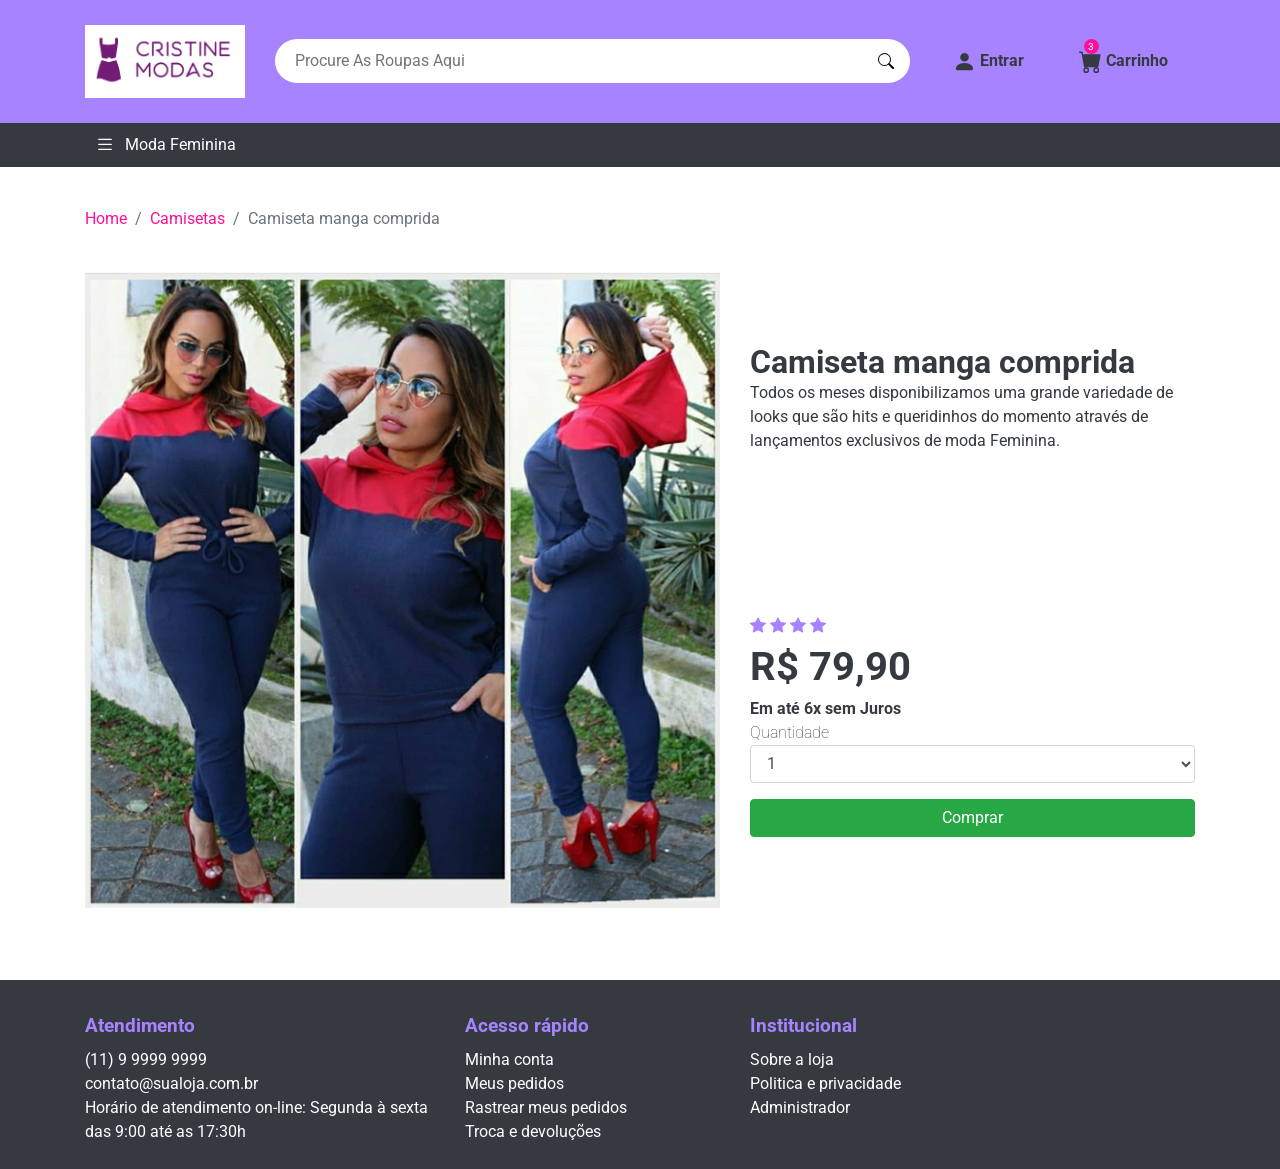
<file: tccCompleto-main/log4.html>
<!DOCTYPE html>
<html lang="pt-br">

<head>
  <meta charset="UTF-8">
  <meta name="viewport" content="width=device-width, initial-scale=1.0">

  <title>Loja Virtual - Produto Camiseta</title>

  <!-- Favicons -->
  <link rel="manifest" href="./assets/images/favicons/apple-icon.png">
  <meta name="msapplication-TileColor" content="#FFC107">
  <meta name="msapplication-TileImage" content="./assets/images/favicons/ms-icon-144x144.png">
  <meta name="theme-color" content="#FFC107">
  <!-- end Favicons -->

  <!-- Css -->
  <link rel="stylesheet" href="./assets/css/style.css">
</head>

<body>

  <!-- header -->
  <header class="container-fluid">
    <!-- container -->
    <section class="container">
      <!-- row -->
      <article class="row d-flex align-items-center">

        <!-- logo -->
        <a href="./" class="col-md-2 d-flex justify-content-center">
          <img src="./assets/images/favico.png" class="img-fluid" alt="Logo WallTech">
        </a>

        <!-- buscador -->
        <form action="#" class="col-md-7 d-flex align-items-center">
          <input type="text" name="name" placeholder="Procure As Roupas Aqui">

          <button class="d-flex align-items-center">
            <svg width="1em" height="1em" viewBox="0 0 16 16" class="bi bi-search" fill="currentColor"
              xmlns="http://www.w3.org/2000/svg">
              <path fill-rule="evenodd"
                d="M10.442 10.442a1 1 0 0 1 1.415 0l3.85 3.85a1 1 0 0 1-1.414 1.415l-3.85-3.85a1 1 0 0 1 0-1.415z" />
              <path fill-rule="evenodd"
                d="M6.5 12a5.5 5.5 0 1 0 0-11 5.5 5.5 0 0 0 0 11zM13 6.5a6.5 6.5 0 1 1-13 0 6.5 6.5 0 0 1 13 0z" />
            </svg>
          </button>
        </form>

        <!-- administrativo do cliente -->
        <ul class="col-md-3 nav d-flex align-items-center justify-content-around">
          <li class="nav-item">
            <a href="login-main/login.php">
              <svg width="1em" height="1em" viewBox="0 0 16 16" class="bi bi-person-fill" fill="currentColor"
                xmlns="http://www.w3.org/2000/svg">
                <path fill-rule="evenodd"
                  d="M3 14s-1 0-1-1 1-4 6-4 6 3 6 4-1 1-1 1H3zm5-6a3 3 0 1 0 0-6 3 3 0 0 0 0 6z" />
              </svg>
              Entrar
                         </a>
          
          <li class="nav-item">
            <span class="notificacao d-flex align-items-center justify-content-center">3</span>
            <a href="#">
              <svg width="1em" height="1em" viewBox="0 0 16 16" class="bi bi-cart-fill" fill="currentColor"
                xmlns="http://www.w3.org/2000/svg">
                <path fill-rule="evenodd"
                  d="M0 1.5A.5.5 0 0 1 .5 1H2a.5.5 0 0 1 .485.379L2.89 3H14.5a.5.5 0 0 1 .491.592l-1.5 8A.5.5 0 0 1 13 12H4a.5.5 0 0 1-.491-.408L2.01 3.607 1.61 2H.5a.5.5 0 0 1-.5-.5zM5 12a2 2 0 1 0 0 4 2 2 0 0 0 0-4zm7 0a2 2 0 1 0 0 4 2 2 0 0 0 0-4zm-7 1a1 1 0 1 0 0 2 1 1 0 0 0 0-2zm7 0a1 1 0 1 0 0 2 1 1 0 0 0 0-2z" />
              </svg>
              Carrinho
            </a>
          </li>
        </ul>
        <!-- end administrativo do cliente -->
      </article>
      <!-- row -->
    </section>
    <!-- end container -->
  </header>
  <!-- end header -->

  <!-- menu do site -->
  <nav class="container-fluid nav-produtos">
    <!-- container -->
    <section class="container">
      <!-- menu -->
      <ul class="nav">
        <!-- lista de itens -->
        <li class="col-xl-2 col-lg-3 col-md-12 nav-item d-flex align-items-center">
          <svg width="1em" height="1em" viewBox="0 0 16 16" class="bi bi-list" fill="currentColor"
            xmlns="http://www.w3.org/2000/svg">
            <path fill-rule="evenodd"
              d="M2.5 11.5A.5.5 0 0 1 3 11h10a.5.5 0 0 1 0 1H3a.5.5 0 0 1-.5-.5zm0-4A.5.5 0 0 1 3 7h10a.5.5 0 0 1 0 1H3a.5.5 0 0 1-.5-.5zm0-4A.5.5 0 0 1 3 3h10a.5.5 0 0 1 0 1H3a.5.5 0 0 1-.5-.5z" />
          </svg>
          Moda Feminina
          <!-- submenu -->
          <ul class="nav flex-column">
            <li class="nav-item">
              <a href="index.html">
                Home
              </a>
            </li>

            <li class="nav-item">
              <a href="#">
                Lançamentos
              </a>
            </li>

            <li class="nav-item">
              <a href="#">
                Promoção
              </a>
            </li>
          </ul>
          <!-- end submenu -->
        </li>

        
      </ul>
      <!-- menu -->
    </section>
    <!-- end container -->
  </nav>
  <!-- end menu do site -->

  <!-- main -->
  <main>


    <!-- container produto -->
    <section class="container">

      <nav aria-label="breadcrumb">
        <ol class="breadcrumb">
          <li class="breadcrumb-item"><a href="./">Home</a></li>
          <li class="breadcrumb-item"><a href="./camisetas.html">Camisetas</a></li>
          <li class="breadcrumb-item active" aria-current="page">Camiseta manga comprida</li>
        </ol>
      </nav>

      <article class="row produtos-compra">
        <figure class="col-md-7 mb-3">
          <div class="#">
            <img src="./assets/images/Modelo_WallTech/Modelo_4.jpeg" class="img-fluid" alt="Cropped rosa">
          </div>
        </figure>

        <section class="col-md-5 mb-3 d-flex flex-column justify-content-around">
          <article class="produtos-conteudo">
            <h1>Camiseta manga comprida</h1>
            <p>
              Todos os meses disponibilizamos uma grande variedade de looks que são hits e queridinhos do momento
              através de lançamentos exclusivos de moda Feminina.
            </p>
          </article>

          <article class="produtos-preco">
            <div class="produtos-stars">
              <svg width="1em" height="1em" viewBox="0 0 16 16" class="bi bi-star-fill" fill="currentColor"
                xmlns="http://www.w3.org/2000/svg">
                <path
                  d="M3.612 15.443c-.386.198-.824-.149-.746-.592l.83-4.73L.173 6.765c-.329-.314-.158-.888.283-.95l4.898-.696L7.538.792c.197-.39.73-.39.927 0l2.184 4.327 4.898.696c.441.062.612.636.283.95l-3.523 3.356.83 4.73c.078.443-.36.79-.746.592L8 13.187l-4.389 2.256z" />
              </svg>

              <svg width="1em" height="1em" viewBox="0 0 16 16" class="bi bi-star-fill" fill="currentColor"
                xmlns="http://www.w3.org/2000/svg">
                <path
                  d="M3.612 15.443c-.386.198-.824-.149-.746-.592l.83-4.73L.173 6.765c-.329-.314-.158-.888.283-.95l4.898-.696L7.538.792c.197-.39.73-.39.927 0l2.184 4.327 4.898.696c.441.062.612.636.283.95l-3.523 3.356.83 4.73c.078.443-.36.79-.746.592L8 13.187l-4.389 2.256z" />
              </svg>

              <svg width="1em" height="1em" viewBox="0 0 16 16" class="bi bi-star-fill" fill="currentColor"
                xmlns="http://www.w3.org/2000/svg">
                <path
                  d="M3.612 15.443c-.386.198-.824-.149-.746-.592l.83-4.73L.173 6.765c-.329-.314-.158-.888.283-.95l4.898-.696L7.538.792c.197-.39.73-.39.927 0l2.184 4.327 4.898.696c.441.062.612.636.283.95l-3.523 3.356.83 4.73c.078.443-.36.79-.746.592L8 13.187l-4.389 2.256z" />
              </svg>

              <svg width="1em" height="1em" viewBox="0 0 16 16" class="bi bi-star-fill" fill="currentColor"
                xmlns="http://www.w3.org/2000/svg">
                <path
                  d="M3.612 15.443c-.386.198-.824-.149-.746-.592l.83-4.73L.173 6.765c-.329-.314-.158-.888.283-.95l4.898-.696L7.538.792c.197-.39.73-.39.927 0l2.184 4.327 4.898.696c.441.062.612.636.283.95l-3.523 3.356.83 4.73c.078.443-.36.79-.746.592L8 13.187l-4.389 2.256z" />
              </svg>
            </div>

            <strong>
              R$ 79,90
              <span class="d-block">Em até 6x sem Juros</span>
            </strong>

            <form action="#">
              <div class="form-group">
                <label for="produtos-quantidade-itens">Quantidade</label>
                <select class="form-control" id="produtos-quantidade-itens">
                  <option>1</option>
                  <option>2</option>
                  <option>3</option>
                  <option>4</option>
                  <option>5</option>
                </select>
              </div>

              <button type="submit" class="btn btn-success col-md-12">Comprar</button>
            </form>
          </article>
        </section>

        <div class="fb-comments col-md-12 mt-2 mb-5"
          data-href="http://127.0.0.1:5500/Hands-on-2/produto-camiseta-manga-comprida.html" data-numposts="5"
          data-width="100%"></div>
      </article>
    </section>
    <!-- container produto -->

  </main>
  <!-- end main -->

  <!-- Footer -->
  <footer class="container-fluid">
    <!-- container -->
    <section class="container">
      <!-- menus -->
      <section class="row">
        <!-- atendimento -->
        <article class="col-md-4">
          <h4>
            Atendimento
          </h4>
          <!-- links -->
          <ul class="nav flex-column">
            <li class="nav-item">
              <a href="tel:+5511999999999">(11) 9 9999 9999</a>
            </li>

            <li class="nav-item">
              <a href="mailto:contato@sualoja.com.br">contato@sualoja.com.br</a>
            </li>

            <li class="nav-item">
              Horário de atendimento on-line: Segunda à sexta das 9:00 até as 17:30h
            </li>
          </ul>
        </article>
        <!-- end atendimento -->

        <!-- acesso rápido -->
        <article class="col-md-3">
          <h4>
            Acesso rápido
          </h4>
          <!-- links -->
          <ul class="nav flex-column">
            <li class="nav-item">
              <a href="#">Minha conta</a>
            </li>

            <li class="nav-item">
              <a href="#">Meus pedidos</a>
            </li>

            <li class="nav-item">
              <a href="#">Rastrear meus pedidos</a>
            </li>

            <li class="nav-item">
              <a>Troca e devoluções</a>
              
            </li>
          </ul>
        </article>
        <!-- end acesso rápido -->

        <!-- institucional -->
        <article class="col-md-3">
          <h4>
            Institucional
          </h4>
          <!-- links -->
          <ul class="nav flex-column">
            
            <li class="nav-item">
              <a >Sobre a loja</a>
            </li>

            <li class="nav-item">
              <a >Politica e privacidade</a>
            </li>

            <li class="nav-item">
              <a href="./estoque/adm/login.php">Administrador</a>
            </li>


          </ul>
        </article>
        <!-- end institucional -->

        
      </section>
      <!-- end menus -->
    </section>
    <!-- end container -->

  </footer>
  <!-- end Footer-->

  <!-- Arquivos Bootstrap -->
  <script src="./assets/js/jquery.js"></script>
  <script src="./assets/js/popper.js"></script>
  <script src="./assets/js/bootstrap.js"></script>
</body>

</html>
</file>
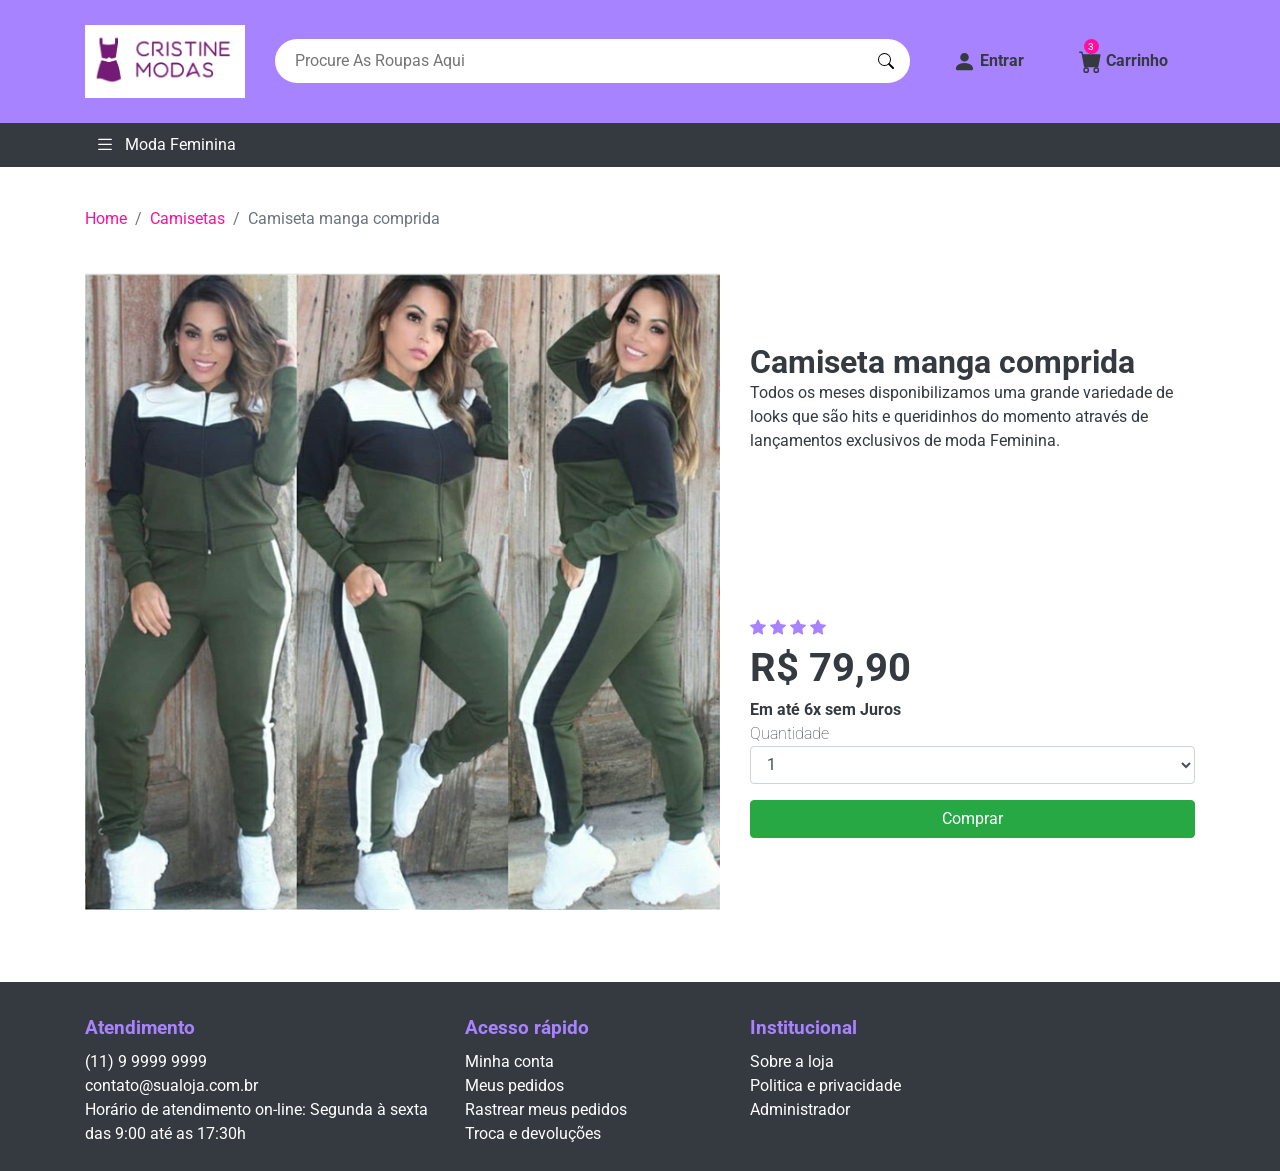
<file: tccCompleto-main/log5.html>
<!DOCTYPE html>
<html lang="pt-br">

<head>
  <meta charset="UTF-8">
  <meta name="viewport" content="width=device-width, initial-scale=1.0">

  <title>Loja Virtual - Produto Camiseta</title>

  <!-- Favicons -->
  <link rel="manifest" href="./assets/images/favicons/apple-icon.png">
  <meta name="msapplication-TileColor" content="#FFC107">
  <meta name="msapplication-TileImage" content="./assets/images/favicons/ms-icon-144x144.png">
  <meta name="theme-color" content="#FFC107">
  <!-- end Favicons -->

  <!-- Css -->
  <link rel="stylesheet" href="./assets/css/style.css">
</head>

<body>

  <!-- header -->
  <header class="container-fluid">
    <!-- container -->
    <section class="container">
      <!-- row -->
      <article class="row d-flex align-items-center">

        <!-- logo -->
        <a href="./" class="col-md-2 d-flex justify-content-center">
          <img src="./assets/images/favico.png" class="img-fluid" alt="Logo WallTech">
        </a>

        <!-- buscador -->
        <form action="#" class="col-md-7 d-flex align-items-center">
          <input type="text" name="name" placeholder="Procure As Roupas Aqui">

          <button class="d-flex align-items-center">
            <svg width="1em" height="1em" viewBox="0 0 16 16" class="bi bi-search" fill="currentColor"
              xmlns="http://www.w3.org/2000/svg">
              <path fill-rule="evenodd"
                d="M10.442 10.442a1 1 0 0 1 1.415 0l3.85 3.85a1 1 0 0 1-1.414 1.415l-3.85-3.85a1 1 0 0 1 0-1.415z" />
              <path fill-rule="evenodd"
                d="M6.5 12a5.5 5.5 0 1 0 0-11 5.5 5.5 0 0 0 0 11zM13 6.5a6.5 6.5 0 1 1-13 0 6.5 6.5 0 0 1 13 0z" />
            </svg>
          </button>
        </form>

        <!-- administrativo do cliente -->
        <ul class="col-md-3 nav d-flex align-items-center justify-content-around">
            <li class="nav-item">
              <a href="login-main/login.php">
                <svg width="1em" height="1em" viewBox="0 0 16 16" class="bi bi-person-fill" fill="currentColor"
                  xmlns="http://www.w3.org/2000/svg">
                  <path fill-rule="evenodd"
                    d="M3 14s-1 0-1-1 1-4 6-4 6 3 6 4-1 1-1 1H3zm5-6a3 3 0 1 0 0-6 3 3 0 0 0 0 6z" />
                </svg>
                Entrar
                           </a>
            
            <li class="nav-item">
              <span class="notificacao d-flex align-items-center justify-content-center">3</span>
              <a href="#">
                <svg width="1em" height="1em" viewBox="0 0 16 16" class="bi bi-cart-fill" fill="currentColor"
                  xmlns="http://www.w3.org/2000/svg">
                  <path fill-rule="evenodd"
                    d="M0 1.5A.5.5 0 0 1 .5 1H2a.5.5 0 0 1 .485.379L2.89 3H14.5a.5.5 0 0 1 .491.592l-1.5 8A.5.5 0 0 1 13 12H4a.5.5 0 0 1-.491-.408L2.01 3.607 1.61 2H.5a.5.5 0 0 1-.5-.5zM5 12a2 2 0 1 0 0 4 2 2 0 0 0 0-4zm7 0a2 2 0 1 0 0 4 2 2 0 0 0 0-4zm-7 1a1 1 0 1 0 0 2 1 1 0 0 0 0-2zm7 0a1 1 0 1 0 0 2 1 1 0 0 0 0-2z" />
                </svg>
                Carrinho
              </a>
            </li>
          </ul>
        <!-- end administrativo do cliente -->
      </article>
      <!-- row -->
    </section>
    <!-- end container -->
  </header>
  <!-- end header -->

  <!-- menu do site -->
  <nav class="container-fluid nav-produtos">
    <!-- container -->
    <section class="container">
      <!-- menu -->
      <ul class="nav">
        <!-- lista de itens -->
        <li class="col-xl-2 col-lg-3 col-md-12 nav-item d-flex align-items-center">
          <svg width="1em" height="1em" viewBox="0 0 16 16" class="bi bi-list" fill="currentColor"
            xmlns="http://www.w3.org/2000/svg">
            <path fill-rule="evenodd"
              d="M2.5 11.5A.5.5 0 0 1 3 11h10a.5.5 0 0 1 0 1H3a.5.5 0 0 1-.5-.5zm0-4A.5.5 0 0 1 3 7h10a.5.5 0 0 1 0 1H3a.5.5 0 0 1-.5-.5zm0-4A.5.5 0 0 1 3 3h10a.5.5 0 0 1 0 1H3a.5.5 0 0 1-.5-.5z" />
          </svg>
          Moda Feminina
          <!-- submenu -->
          <ul class="nav flex-column">
            <li class="nav-item">
              <a href="index.html">
                Home
              </a>
            </li>

            <li class="nav-item">
              <a href="#">
                Lançamentos
              </a>
            </li>

            <li class="nav-item">
              <a href="#">
                Promoção
              </a>
            </li>
          </ul>
          <!-- end submenu -->
        </li>

        
      </ul>
      <!-- menu -->
    </section>
    <!-- end container -->
  </nav>
  <!-- end menu do site -->

  <!-- main -->
  <main>


    <!-- container produto -->
    <section class="container">

      <nav aria-label="breadcrumb">
        <ol class="breadcrumb">
          <li class="breadcrumb-item"><a href="./">Home</a></li>
          <li class="breadcrumb-item"><a href="./camisetas.html">Camisetas</a></li>
          <li class="breadcrumb-item active" aria-current="page">Camiseta manga comprida</li>
        </ol>
      </nav>

      <article class="row produtos-compra">
        <figure class="col-md-7 mb-3">
          <div class="#">
            <img src="./assets/images/Modelo_WallTech/Modelo_5.jpeg" class="img-fluid" alt="Cropped rosa">
          </div>
        </figure>

        <section class="col-md-5 mb-3 d-flex flex-column justify-content-around">
          <article class="produtos-conteudo">
            <h1>Camiseta manga comprida</h1>
            <p>
              Todos os meses disponibilizamos uma grande variedade de looks que são hits e queridinhos do momento
              através de lançamentos exclusivos de moda Feminina.
            </p>
          </article>

          <article class="produtos-preco">
            <div class="produtos-stars">
              <svg width="1em" height="1em" viewBox="0 0 16 16" class="bi bi-star-fill" fill="currentColor"
                xmlns="http://www.w3.org/2000/svg">
                <path
                  d="M3.612 15.443c-.386.198-.824-.149-.746-.592l.83-4.73L.173 6.765c-.329-.314-.158-.888.283-.95l4.898-.696L7.538.792c.197-.39.73-.39.927 0l2.184 4.327 4.898.696c.441.062.612.636.283.95l-3.523 3.356.83 4.73c.078.443-.36.79-.746.592L8 13.187l-4.389 2.256z" />
              </svg>

              <svg width="1em" height="1em" viewBox="0 0 16 16" class="bi bi-star-fill" fill="currentColor"
                xmlns="http://www.w3.org/2000/svg">
                <path
                  d="M3.612 15.443c-.386.198-.824-.149-.746-.592l.83-4.73L.173 6.765c-.329-.314-.158-.888.283-.95l4.898-.696L7.538.792c.197-.39.73-.39.927 0l2.184 4.327 4.898.696c.441.062.612.636.283.95l-3.523 3.356.83 4.73c.078.443-.36.79-.746.592L8 13.187l-4.389 2.256z" />
              </svg>

              <svg width="1em" height="1em" viewBox="0 0 16 16" class="bi bi-star-fill" fill="currentColor"
                xmlns="http://www.w3.org/2000/svg">
                <path
                  d="M3.612 15.443c-.386.198-.824-.149-.746-.592l.83-4.73L.173 6.765c-.329-.314-.158-.888.283-.95l4.898-.696L7.538.792c.197-.39.73-.39.927 0l2.184 4.327 4.898.696c.441.062.612.636.283.95l-3.523 3.356.83 4.73c.078.443-.36.79-.746.592L8 13.187l-4.389 2.256z" />
              </svg>

              <svg width="1em" height="1em" viewBox="0 0 16 16" class="bi bi-star-fill" fill="currentColor"
                xmlns="http://www.w3.org/2000/svg">
                <path
                  d="M3.612 15.443c-.386.198-.824-.149-.746-.592l.83-4.73L.173 6.765c-.329-.314-.158-.888.283-.95l4.898-.696L7.538.792c.197-.39.73-.39.927 0l2.184 4.327 4.898.696c.441.062.612.636.283.95l-3.523 3.356.83 4.73c.078.443-.36.79-.746.592L8 13.187l-4.389 2.256z" />
              </svg>
            </div>

            <strong>
              R$ 79,90
              <span class="d-block">Em até 6x sem Juros</span>
            </strong>

            <form action="#">
              <div class="form-group">
                <label for="produtos-quantidade-itens">Quantidade</label>
                <select class="form-control" id="produtos-quantidade-itens">
                  <option>1</option>
                  <option>2</option>
                  <option>3</option>
                  <option>4</option>
                  <option>5</option>
                </select>
              </div>

              <button type="submit" class="btn btn-success col-md-12">Comprar</button>
            </form>
          </article>
        </section>

        <div class="fb-comments col-md-12 mt-2 mb-5"
          data-href="http://127.0.0.1:5500/Hands-on-2/produto-camiseta-manga-comprida.html" data-numposts="5"
          data-width="100%"></div>
      </article>
    </section>
    <!-- container produto -->

  </main>
  <!-- end main -->

  <!-- Footer -->
  <footer class="container-fluid">
    <!-- container -->
    <section class="container">
      <!-- menus -->
      <section class="row">
        <!-- atendimento -->
        <article class="col-md-4">
          <h4>
            Atendimento
          </h4>
          <!-- links -->
          <ul class="nav flex-column">
            <li class="nav-item">
              <a href="tel:+5511999999999">(11) 9 9999 9999</a>
            </li>

            <li class="nav-item">
              <a href="mailto:contato@sualoja.com.br">contato@sualoja.com.br</a>
            </li>

            <li class="nav-item">
              Horário de atendimento on-line: Segunda à sexta das 9:00 até as 17:30h
            </li>
          </ul>
        </article>
        <!-- end atendimento -->

        <!-- acesso rápido -->
        <article class="col-md-3">
          <h4>
            Acesso rápido
          </h4>
          <!-- links -->
          <ul class="nav flex-column">
            <li class="nav-item">
              <a href="#">Minha conta</a>
            </li>

            <li class="nav-item">
              <a href="#">Meus pedidos</a>
            </li>

            <li class="nav-item">
              <a href="#">Rastrear meus pedidos</a>
            </li>

            <li class="nav-item">
              <a>Troca e devoluções</a>
              
            </li>
          </ul>
        </article>
        <!-- end acesso rápido -->

        <!-- institucional -->
        <article class="col-md-3">
          <h4>
            Institucional
          </h4>
          <!-- links -->
          <ul class="nav flex-column">
            
            <li class="nav-item">
              <a >Sobre a loja</a>
            </li>

            <li class="nav-item">
              <a >Politica e privacidade</a>
            </li>

            <li class="nav-item">
              <a href="./estoque/adm/login.php">Administrador</a>
            </li>


          </ul>
        </article>
        <!-- end institucional -->

        
      </section>
      <!-- end menus -->
    </section>
    <!-- end container -->

  </footer>
  <!-- end Footer-->

  <!-- Arquivos Bootstrap -->
  <script src="./assets/js/jquery.js"></script>
  <script src="./assets/js/popper.js"></script>
  <script src="./assets/js/bootstrap.js"></script>
</body>

</html>
</file>
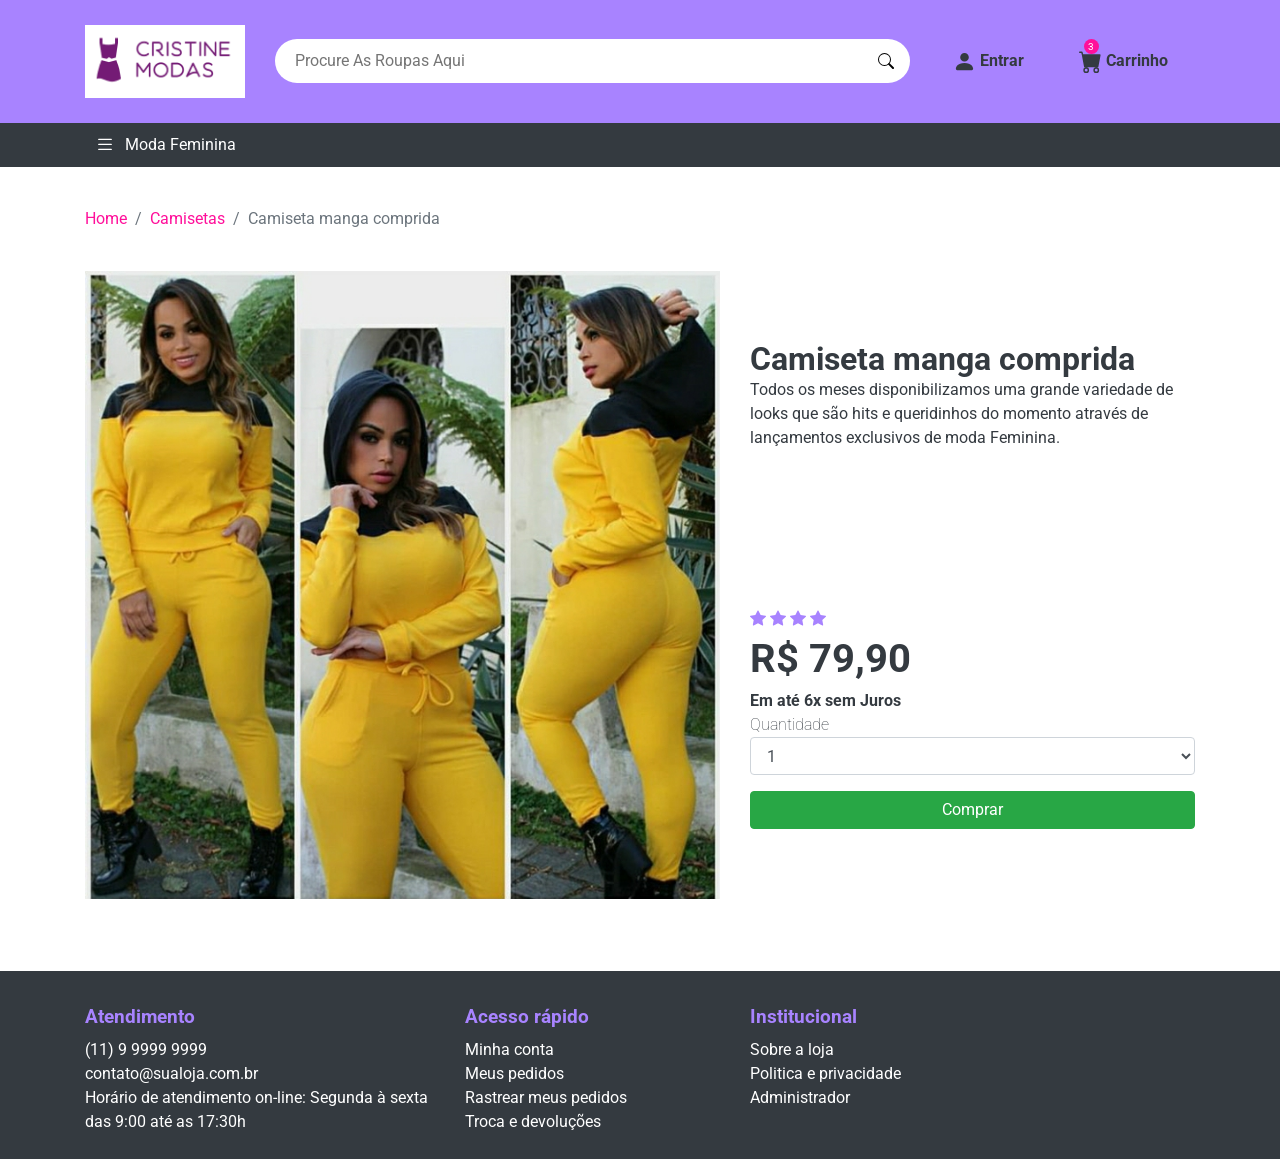
<file: tccCompleto-main/log6.html>
<!DOCTYPE html>
<html lang="pt-br">

<head>
  <meta charset="UTF-8">
  <meta name="viewport" content="width=device-width, initial-scale=1.0">

  <title>Loja Virtual - Produto Camiseta</title>

  <!-- Favicons -->
  <link rel="manifest" href="./assets/images/favicons/apple-icon.png">
  <meta name="msapplication-TileColor" content="#FFC107">
  <meta name="msapplication-TileImage" content="./assets/images/favicons/ms-icon-144x144.png">
  <meta name="theme-color" content="#FFC107">
  <!-- end Favicons -->

  <!-- Css -->
  <link rel="stylesheet" href="./assets/css/style.css">
</head>

<body>

  <!-- header -->
  <header class="container-fluid">
    <!-- container -->
    <section class="container">
      <!-- row -->
      <article class="row d-flex align-items-center">

        <!-- logo -->
        <a href="./" class="col-md-2 d-flex justify-content-center">
          <img src="./assets/images/favico.png" class="img-fluid" alt="Logo WallTech">
        </a>

        <!-- buscador -->
        <form action="#" class="col-md-7 d-flex align-items-center">
          <input type="text" name="name" placeholder="Procure As Roupas Aqui">

          <button class="d-flex align-items-center">
            <svg width="1em" height="1em" viewBox="0 0 16 16" class="bi bi-search" fill="currentColor"
              xmlns="http://www.w3.org/2000/svg">
              <path fill-rule="evenodd"
                d="M10.442 10.442a1 1 0 0 1 1.415 0l3.85 3.85a1 1 0 0 1-1.414 1.415l-3.85-3.85a1 1 0 0 1 0-1.415z" />
              <path fill-rule="evenodd"
                d="M6.5 12a5.5 5.5 0 1 0 0-11 5.5 5.5 0 0 0 0 11zM13 6.5a6.5 6.5 0 1 1-13 0 6.5 6.5 0 0 1 13 0z" />
            </svg>
          </button>
        </form>

        <!-- administrativo do cliente -->
        <ul class="col-md-3 nav d-flex align-items-center justify-content-around">
            <li class="nav-item">
              <a href="login-main/login.php">
                <svg width="1em" height="1em" viewBox="0 0 16 16" class="bi bi-person-fill" fill="currentColor"
                  xmlns="http://www.w3.org/2000/svg">
                  <path fill-rule="evenodd"
                    d="M3 14s-1 0-1-1 1-4 6-4 6 3 6 4-1 1-1 1H3zm5-6a3 3 0 1 0 0-6 3 3 0 0 0 0 6z" />
                </svg>
                Entrar
                           </a>
            
            <li class="nav-item">
              <span class="notificacao d-flex align-items-center justify-content-center">3</span>
              <a href="#">
                <svg width="1em" height="1em" viewBox="0 0 16 16" class="bi bi-cart-fill" fill="currentColor"
                  xmlns="http://www.w3.org/2000/svg">
                  <path fill-rule="evenodd"
                    d="M0 1.5A.5.5 0 0 1 .5 1H2a.5.5 0 0 1 .485.379L2.89 3H14.5a.5.5 0 0 1 .491.592l-1.5 8A.5.5 0 0 1 13 12H4a.5.5 0 0 1-.491-.408L2.01 3.607 1.61 2H.5a.5.5 0 0 1-.5-.5zM5 12a2 2 0 1 0 0 4 2 2 0 0 0 0-4zm7 0a2 2 0 1 0 0 4 2 2 0 0 0 0-4zm-7 1a1 1 0 1 0 0 2 1 1 0 0 0 0-2zm7 0a1 1 0 1 0 0 2 1 1 0 0 0 0-2z" />
                </svg>
                Carrinho
              </a>
            </li>
          </ul>
        <!-- end administrativo do cliente -->
      </article>
      <!-- row -->
    </section>
    <!-- end container -->
  </header>
  <!-- end header -->

  <!-- menu do site -->
  <nav class="container-fluid nav-produtos">
    <!-- container -->
    <section class="container">
      <!-- menu -->
      <ul class="nav">
        <!-- lista de itens -->
        <li class="col-xl-2 col-lg-3 col-md-12 nav-item d-flex align-items-center">
          <svg width="1em" height="1em" viewBox="0 0 16 16" class="bi bi-list" fill="currentColor"
            xmlns="http://www.w3.org/2000/svg">
            <path fill-rule="evenodd"
              d="M2.5 11.5A.5.5 0 0 1 3 11h10a.5.5 0 0 1 0 1H3a.5.5 0 0 1-.5-.5zm0-4A.5.5 0 0 1 3 7h10a.5.5 0 0 1 0 1H3a.5.5 0 0 1-.5-.5zm0-4A.5.5 0 0 1 3 3h10a.5.5 0 0 1 0 1H3a.5.5 0 0 1-.5-.5z" />
          </svg>
          Moda Feminina
          <!-- submenu -->
          <ul class="nav flex-column">
            <li class="nav-item">
              <a href="index.html">
                Home
              </a>
            </li>

            <li class="nav-item">
              <a href="#">
                Lançamentos
              </a>
            </li>

            <li class="nav-item">
              <a href="#">
                Promoção
              </a>
            </li>
          </ul>
          <!-- end submenu -->
        </li>

        
      </ul>
      <!-- menu -->
    </section>
    <!-- end container -->
  </nav>
  <!-- end menu do site -->

  <!-- main -->
  <main>


    <!-- container produto -->
    <section class="container">

      <nav aria-label="breadcrumb">
        <ol class="breadcrumb">
          <li class="breadcrumb-item"><a href="./">Home</a></li>
          <li class="breadcrumb-item"><a href="./camisetas.html">Camisetas</a></li>
          <li class="breadcrumb-item active" aria-current="page">Camiseta manga comprida</li>
        </ol>
      </nav>

      <article class="row produtos-compra">
        <figure class="col-md-7 mb-3">
          <div class="#">
            <img src="./assets/images/Modelo_WallTech/Modelo_6.jpeg" class="img-fluid" alt="Cropped rosa">
          </div>
        </figure>

        <section class="col-md-5 mb-3 d-flex flex-column justify-content-around">
          <article class="produtos-conteudo">
            <h1>Camiseta manga comprida</h1>
            <p>
              Todos os meses disponibilizamos uma grande variedade de looks que são hits e queridinhos do momento
              através de lançamentos exclusivos de moda Feminina.
            </p>
          </article>

          <article class="produtos-preco">
            <div class="produtos-stars">
              <svg width="1em" height="1em" viewBox="0 0 16 16" class="bi bi-star-fill" fill="currentColor"
                xmlns="http://www.w3.org/2000/svg">
                <path
                  d="M3.612 15.443c-.386.198-.824-.149-.746-.592l.83-4.73L.173 6.765c-.329-.314-.158-.888.283-.95l4.898-.696L7.538.792c.197-.39.73-.39.927 0l2.184 4.327 4.898.696c.441.062.612.636.283.95l-3.523 3.356.83 4.73c.078.443-.36.79-.746.592L8 13.187l-4.389 2.256z" />
              </svg>

              <svg width="1em" height="1em" viewBox="0 0 16 16" class="bi bi-star-fill" fill="currentColor"
                xmlns="http://www.w3.org/2000/svg">
                <path
                  d="M3.612 15.443c-.386.198-.824-.149-.746-.592l.83-4.73L.173 6.765c-.329-.314-.158-.888.283-.95l4.898-.696L7.538.792c.197-.39.73-.39.927 0l2.184 4.327 4.898.696c.441.062.612.636.283.95l-3.523 3.356.83 4.73c.078.443-.36.79-.746.592L8 13.187l-4.389 2.256z" />
              </svg>

              <svg width="1em" height="1em" viewBox="0 0 16 16" class="bi bi-star-fill" fill="currentColor"
                xmlns="http://www.w3.org/2000/svg">
                <path
                  d="M3.612 15.443c-.386.198-.824-.149-.746-.592l.83-4.73L.173 6.765c-.329-.314-.158-.888.283-.95l4.898-.696L7.538.792c.197-.39.73-.39.927 0l2.184 4.327 4.898.696c.441.062.612.636.283.95l-3.523 3.356.83 4.73c.078.443-.36.79-.746.592L8 13.187l-4.389 2.256z" />
              </svg>

              <svg width="1em" height="1em" viewBox="0 0 16 16" class="bi bi-star-fill" fill="currentColor"
                xmlns="http://www.w3.org/2000/svg">
                <path
                  d="M3.612 15.443c-.386.198-.824-.149-.746-.592l.83-4.73L.173 6.765c-.329-.314-.158-.888.283-.95l4.898-.696L7.538.792c.197-.39.73-.39.927 0l2.184 4.327 4.898.696c.441.062.612.636.283.95l-3.523 3.356.83 4.73c.078.443-.36.79-.746.592L8 13.187l-4.389 2.256z" />
              </svg>
            </div>

            <strong>
              R$ 79,90
              <span class="d-block">Em até 6x sem Juros</span>
            </strong>

            <form action="#">
              <div class="form-group">
                <label for="produtos-quantidade-itens">Quantidade</label>
                <select class="form-control" id="produtos-quantidade-itens">
                  <option>1</option>
                  <option>2</option>
                  <option>3</option>
                  <option>4</option>
                  <option>5</option>
                </select>
              </div>

              <button type="submit" class="btn btn-success col-md-12">Comprar</button>
            </form>
          </article>
        </section>

        <div class="fb-comments col-md-12 mt-2 mb-5"
          data-href="http://127.0.0.1:5500/Hands-on-2/produto-camiseta-manga-comprida.html" data-numposts="5"
          data-width="100%"></div>
      </article>
    </section>
    <!-- container produto -->

  </main>
  <!-- end main -->

  <!-- Footer -->
  <footer class="container-fluid">
    <!-- container -->
    <section class="container">
      <!-- menus -->
      <section class="row">
        <!-- atendimento -->
        <article class="col-md-4">
          <h4>
            Atendimento
          </h4>
          <!-- links -->
          <ul class="nav flex-column">
            <li class="nav-item">
              <a href="tel:+5511999999999">(11) 9 9999 9999</a>
            </li>

            <li class="nav-item">
              <a href="mailto:contato@sualoja.com.br">contato@sualoja.com.br</a>
            </li>

            <li class="nav-item">
              Horário de atendimento on-line: Segunda à sexta das 9:00 até as 17:30h
            </li>
          </ul>
        </article>
        <!-- end atendimento -->

        <!-- acesso rápido -->
        <article class="col-md-3">
          <h4>
            Acesso rápido
          </h4>
          <!-- links -->
          <ul class="nav flex-column">
            <li class="nav-item">
              <a href="#">Minha conta</a>
            </li>

            <li class="nav-item">
              <a href="#">Meus pedidos</a>
            </li>

            <li class="nav-item">
              <a href="#">Rastrear meus pedidos</a>
            </li>

            <li class="nav-item">
              <a>Troca e devoluções</a>
              
            </li>
          </ul>
        </article>
        <!-- end acesso rápido -->

        <!-- institucional -->
        <article class="col-md-3">
          <h4>
            Institucional
          </h4>
          <!-- links -->
          <ul class="nav flex-column">
            
            <li class="nav-item">
              <a >Sobre a loja</a>
            </li>

            <li class="nav-item">
              <a >Politica e privacidade</a>
            </li>

            <li class="nav-item">
              <a href="./estoque/adm/login.php">Administrador</a>
            </li>


          </ul>
        </article>
        <!-- end institucional -->

        
      </section>
      <!-- end menus -->
    </section>
    <!-- end container -->

  </footer>
  <!-- end Footer-->

  <!-- Arquivos Bootstrap -->
  <script src="./assets/js/jquery.js"></script>
  <script src="./assets/js/popper.js"></script>
  <script src="./assets/js/bootstrap.js"></script>
</body>

</html>
</file>
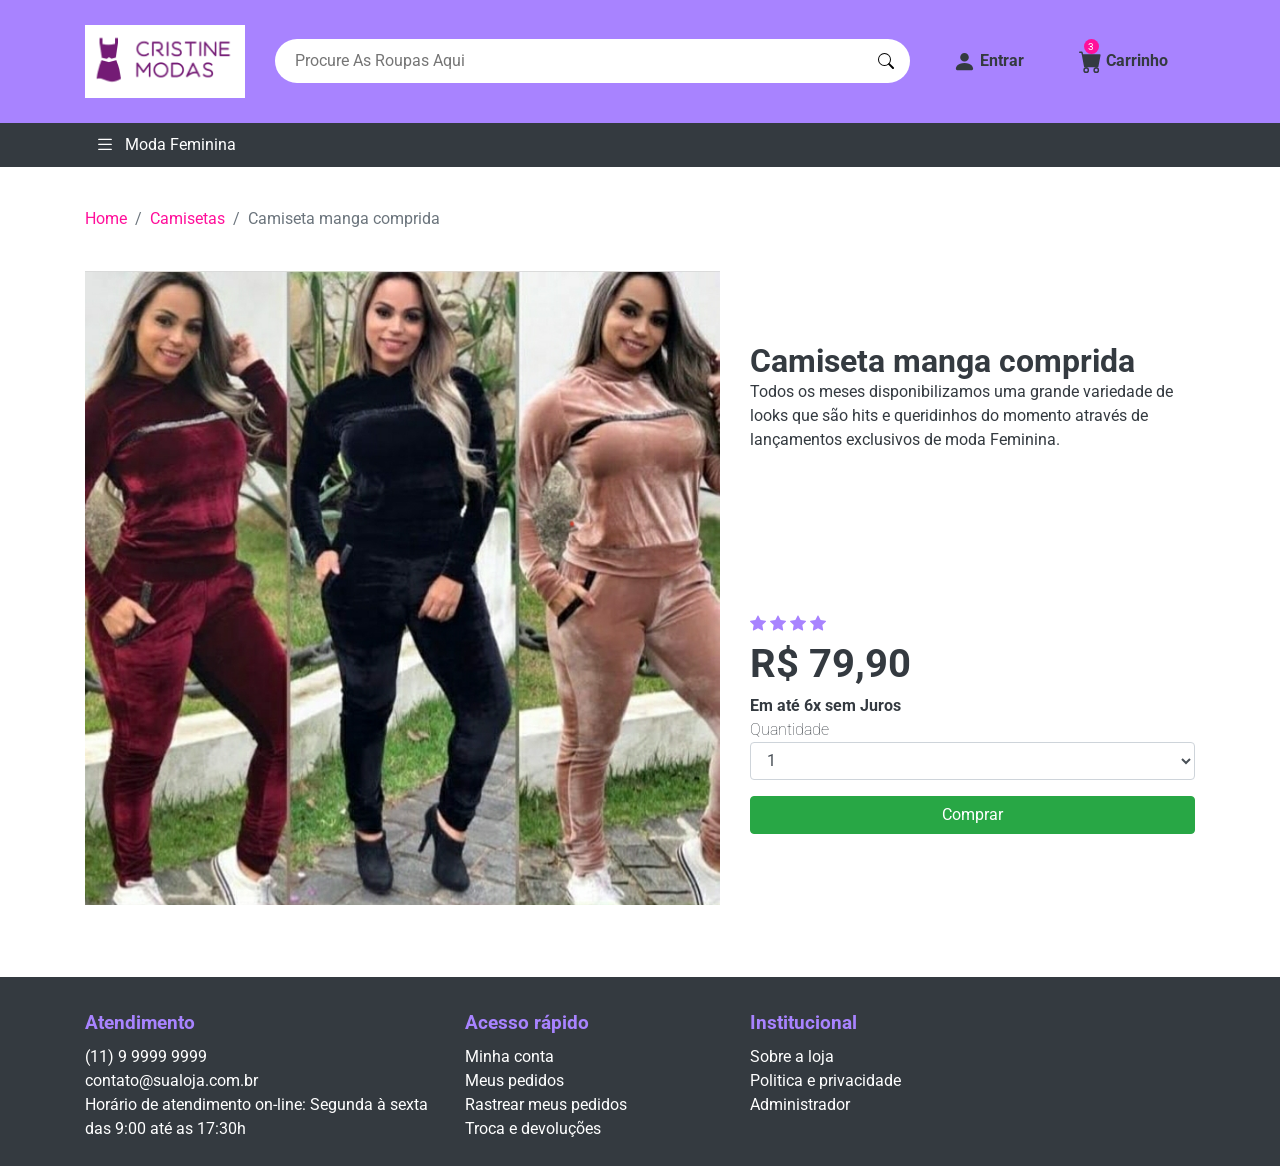
<file: tccCompleto-main/log7.html>
<!DOCTYPE html>
<html lang="pt-br">

<head>
  <meta charset="UTF-8">
  <meta name="viewport" content="width=device-width, initial-scale=1.0">

  <title>Loja Virtual - Produto Camiseta</title>

  <!-- Favicons -->
  <link rel="manifest" href="./assets/images/favicons/apple-icon.png">
  <meta name="msapplication-TileColor" content="#FFC107">
  <meta name="msapplication-TileImage" content="./assets/images/favicons/ms-icon-144x144.png">
  <meta name="theme-color" content="#FFC107">
  <!-- end Favicons -->

  <!-- Css -->
  <link rel="stylesheet" href="./assets/css/style.css">
</head>

<body>

  <!-- header -->
  <header class="container-fluid">
    <!-- container -->
    <section class="container">
      <!-- row -->
      <article class="row d-flex align-items-center">

        <!-- logo -->
        <a href="./" class="col-md-2 d-flex justify-content-center">
          <img src="./assets/images/favico.png" class="img-fluid" alt="Logo WallTech">
        </a>

        <!-- buscador -->
        <form action="#" class="col-md-7 d-flex align-items-center">
          <input type="text" name="name" placeholder="Procure As Roupas Aqui">

          <button class="d-flex align-items-center">
            <svg width="1em" height="1em" viewBox="0 0 16 16" class="bi bi-search" fill="currentColor"
              xmlns="http://www.w3.org/2000/svg">
              <path fill-rule="evenodd"
                d="M10.442 10.442a1 1 0 0 1 1.415 0l3.85 3.85a1 1 0 0 1-1.414 1.415l-3.85-3.85a1 1 0 0 1 0-1.415z" />
              <path fill-rule="evenodd"
                d="M6.5 12a5.5 5.5 0 1 0 0-11 5.5 5.5 0 0 0 0 11zM13 6.5a6.5 6.5 0 1 1-13 0 6.5 6.5 0 0 1 13 0z" />
            </svg>
          </button>
        </form>

        <!-- administrativo do cliente -->
        <ul class="col-md-3 nav d-flex align-items-center justify-content-around">
          <li class="nav-item">
            <a href="login-main/login.php">
              <svg width="1em" height="1em" viewBox="0 0 16 16" class="bi bi-person-fill" fill="currentColor"
                xmlns="http://www.w3.org/2000/svg">
                <path fill-rule="evenodd"
                  d="M3 14s-1 0-1-1 1-4 6-4 6 3 6 4-1 1-1 1H3zm5-6a3 3 0 1 0 0-6 3 3 0 0 0 0 6z" />
              </svg>
              Entrar
                         </a>
          
          <li class="nav-item">
            <span class="notificacao d-flex align-items-center justify-content-center">3</span>
            <a href="#">
              <svg width="1em" height="1em" viewBox="0 0 16 16" class="bi bi-cart-fill" fill="currentColor"
                xmlns="http://www.w3.org/2000/svg">
                <path fill-rule="evenodd"
                  d="M0 1.5A.5.5 0 0 1 .5 1H2a.5.5 0 0 1 .485.379L2.89 3H14.5a.5.5 0 0 1 .491.592l-1.5 8A.5.5 0 0 1 13 12H4a.5.5 0 0 1-.491-.408L2.01 3.607 1.61 2H.5a.5.5 0 0 1-.5-.5zM5 12a2 2 0 1 0 0 4 2 2 0 0 0 0-4zm7 0a2 2 0 1 0 0 4 2 2 0 0 0 0-4zm-7 1a1 1 0 1 0 0 2 1 1 0 0 0 0-2zm7 0a1 1 0 1 0 0 2 1 1 0 0 0 0-2z" />
              </svg>
              Carrinho
            </a>
          </li>
        </ul>
        <!-- end administrativo do cliente -->
      </article>
      <!-- row -->
    </section>
    <!-- end container -->
  </header>
  <!-- end header -->

  <!-- menu do site -->
  <nav class="container-fluid nav-produtos">
    <!-- container -->
    <section class="container">
      <!-- menu -->
      <ul class="nav">
        <!-- lista de itens -->
        <li class="col-xl-2 col-lg-3 col-md-12 nav-item d-flex align-items-center">
          <svg width="1em" height="1em" viewBox="0 0 16 16" class="bi bi-list" fill="currentColor"
            xmlns="http://www.w3.org/2000/svg">
            <path fill-rule="evenodd"
              d="M2.5 11.5A.5.5 0 0 1 3 11h10a.5.5 0 0 1 0 1H3a.5.5 0 0 1-.5-.5zm0-4A.5.5 0 0 1 3 7h10a.5.5 0 0 1 0 1H3a.5.5 0 0 1-.5-.5zm0-4A.5.5 0 0 1 3 3h10a.5.5 0 0 1 0 1H3a.5.5 0 0 1-.5-.5z" />
          </svg>
          Moda Feminina
          <!-- submenu -->
          <ul class="nav flex-column">
            <li class="nav-item">
              <a href="#">
              Calças
              </a>
            </li>

            <li class="nav-item">
              <a href="#">
                Moletom
              </a>
            </li>

            <li class="nav-item">
              <a href="#">
                Bermudas
              </a>
            </li>

            <li class="nav-item">
              <a href="#">
                Conjuntos
              </a>
            </li>
            
            <li class="nav-item">
              <a href="#">
                Camisetas
              </a>
            </li>

            
          </ul>
          <!-- end submenu -->
        </li>

        <!-- lista de itens -->
       
      </ul>
      <!-- menu -->
    </section>
    <!-- end container -->
  </nav>
  <!-- end menu do site -->

  <!-- main -->
  <main>


    <!-- container produto -->
    <section class="container">

      <nav aria-label="breadcrumb">
        <ol class="breadcrumb">
          <li class="breadcrumb-item"><a href="./">Home</a></li>
          <li class="breadcrumb-item"><a href="./camisetas.html">Camisetas</a></li>
          <li class="breadcrumb-item active" aria-current="page">Camiseta manga comprida</li>
        </ol>
      </nav>

      <article class="row produtos-compra">
        <figure class="col-md-7 mb-3">
          <img src="./assets/images/Modelo_WallTech/Modelo_7.jpeg" class="img-fluid"
            alt="Camiseta manga Comprida">
        </figure>

        <section class="col-md-5 mb-3 d-flex flex-column justify-content-around">
          <article class="produtos-conteudo">
            <h1>Camiseta manga comprida</h1>
            <p>
              Todos os meses disponibilizamos uma grande variedade de looks que são hits e queridinhos do momento
              através de lançamentos exclusivos de moda Feminina.
            </p>
          </article>

          <article class="produtos-preco">
            <div class="produtos-stars">
              <svg width="1em" height="1em" viewBox="0 0 16 16" class="bi bi-star-fill" fill="currentColor"
                xmlns="http://www.w3.org/2000/svg">
                <path
                  d="M3.612 15.443c-.386.198-.824-.149-.746-.592l.83-4.73L.173 6.765c-.329-.314-.158-.888.283-.95l4.898-.696L7.538.792c.197-.39.73-.39.927 0l2.184 4.327 4.898.696c.441.062.612.636.283.95l-3.523 3.356.83 4.73c.078.443-.36.79-.746.592L8 13.187l-4.389 2.256z" />
              </svg>

              <svg width="1em" height="1em" viewBox="0 0 16 16" class="bi bi-star-fill" fill="currentColor"
                xmlns="http://www.w3.org/2000/svg">
                <path
                  d="M3.612 15.443c-.386.198-.824-.149-.746-.592l.83-4.73L.173 6.765c-.329-.314-.158-.888.283-.95l4.898-.696L7.538.792c.197-.39.73-.39.927 0l2.184 4.327 4.898.696c.441.062.612.636.283.95l-3.523 3.356.83 4.73c.078.443-.36.79-.746.592L8 13.187l-4.389 2.256z" />
              </svg>

              <svg width="1em" height="1em" viewBox="0 0 16 16" class="bi bi-star-fill" fill="currentColor"
                xmlns="http://www.w3.org/2000/svg">
                <path
                  d="M3.612 15.443c-.386.198-.824-.149-.746-.592l.83-4.73L.173 6.765c-.329-.314-.158-.888.283-.95l4.898-.696L7.538.792c.197-.39.73-.39.927 0l2.184 4.327 4.898.696c.441.062.612.636.283.95l-3.523 3.356.83 4.73c.078.443-.36.79-.746.592L8 13.187l-4.389 2.256z" />
              </svg>

              <svg width="1em" height="1em" viewBox="0 0 16 16" class="bi bi-star-fill" fill="currentColor"
                xmlns="http://www.w3.org/2000/svg">
                <path
                  d="M3.612 15.443c-.386.198-.824-.149-.746-.592l.83-4.73L.173 6.765c-.329-.314-.158-.888.283-.95l4.898-.696L7.538.792c.197-.39.73-.39.927 0l2.184 4.327 4.898.696c.441.062.612.636.283.95l-3.523 3.356.83 4.73c.078.443-.36.79-.746.592L8 13.187l-4.389 2.256z" />
              </svg>
            </div>

            <strong>
              R$ 79,90
              <span class="d-block">Em até 6x sem Juros</span>
            </strong>

            <form action="#">
              <div class="form-group">
                <label for="produtos-quantidade-itens">Quantidade</label>
                <select class="form-control" id="produtos-quantidade-itens">
                  <option>1</option>
                  <option>2</option>
                  <option>3</option>
                  <option>4</option>
                  <option>5</option>
                </select>
              </div>

              <button type="submit" class="btn btn-success col-md-12">Comprar</button>
            </form>
          </article>
        </section>

        <div class="fb-comments col-md-12 mt-2 mb-5"
          data-href="http://127.0.0.1:5500/Hands-on-2/produto-camiseta-manga-comprida.html" data-numposts="5"
          data-width="100%"></div>
      </article>
    </section>
    <!-- container produto -->

  </main>
  <!-- end main -->

  <!-- Footer -->
  <footer class="container-fluid">
    <!-- container -->
    <section class="container">
      <!-- menus -->
      <section class="row">
        <!-- atendimento -->
        <article class="col-md-4">
          <h4>
            Atendimento
          </h4>
          <!-- links -->
          <ul class="nav flex-column">
            <li class="nav-item">
              <a href="tel:+5511999999999">(11) 9 9999 9999</a>
            </li>

            <li class="nav-item">
              <a href="mailto:contato@sualoja.com.br">contato@sualoja.com.br</a>
            </li>

            <li class="nav-item">
              Horário de atendimento on-line: Segunda à sexta das 9:00 até as 17:30h
            </li>
          </ul>
        </article>
        <!-- end atendimento -->

        <!-- acesso rápido -->
        <article class="col-md-3">
          <h4>
            Acesso rápido
          </h4>
          <!-- links -->
          <ul class="nav flex-column">
            <li class="nav-item">
              <a href="#">Minha conta</a>
            </li>

            <li class="nav-item">
              <a href="#">Meus pedidos</a>
            </li>

            <li class="nav-item">
              <a href="#">Rastrear meus pedidos</a>
            </li>

            <li class="nav-item">
              <a>Troca e devoluções</a>
              
            </li>
          </ul>
        </article>
        <!-- end acesso rápido -->

        <!-- institucional -->
        <article class="col-md-3">
          <h4>
            Institucional
          </h4>
          <!-- links -->
          <ul class="nav flex-column">
            
            <li class="nav-item">
              <a >Sobre a loja</a>
            </li>

            <li class="nav-item">
              <a >Politica e privacidade</a>
            </li>

            <li class="nav-item">
              <a href="./estoque/adm/login.php">Administrador</a>
            </li>


          </ul>
        </article>
        <!-- end institucional -->

        
      </section>
      <!-- end menus -->
    </section>
    <!-- end container -->

  </footer>
  <!-- end Footer-->

  <!-- Arquivos Bootstrap -->
  <script src="./assets/js/jquery.js"></script>
  <script src="./assets/js/popper.js"></script>
  <script src="./assets/js/bootstrap.js"></script>
</body>

</html>
</file>
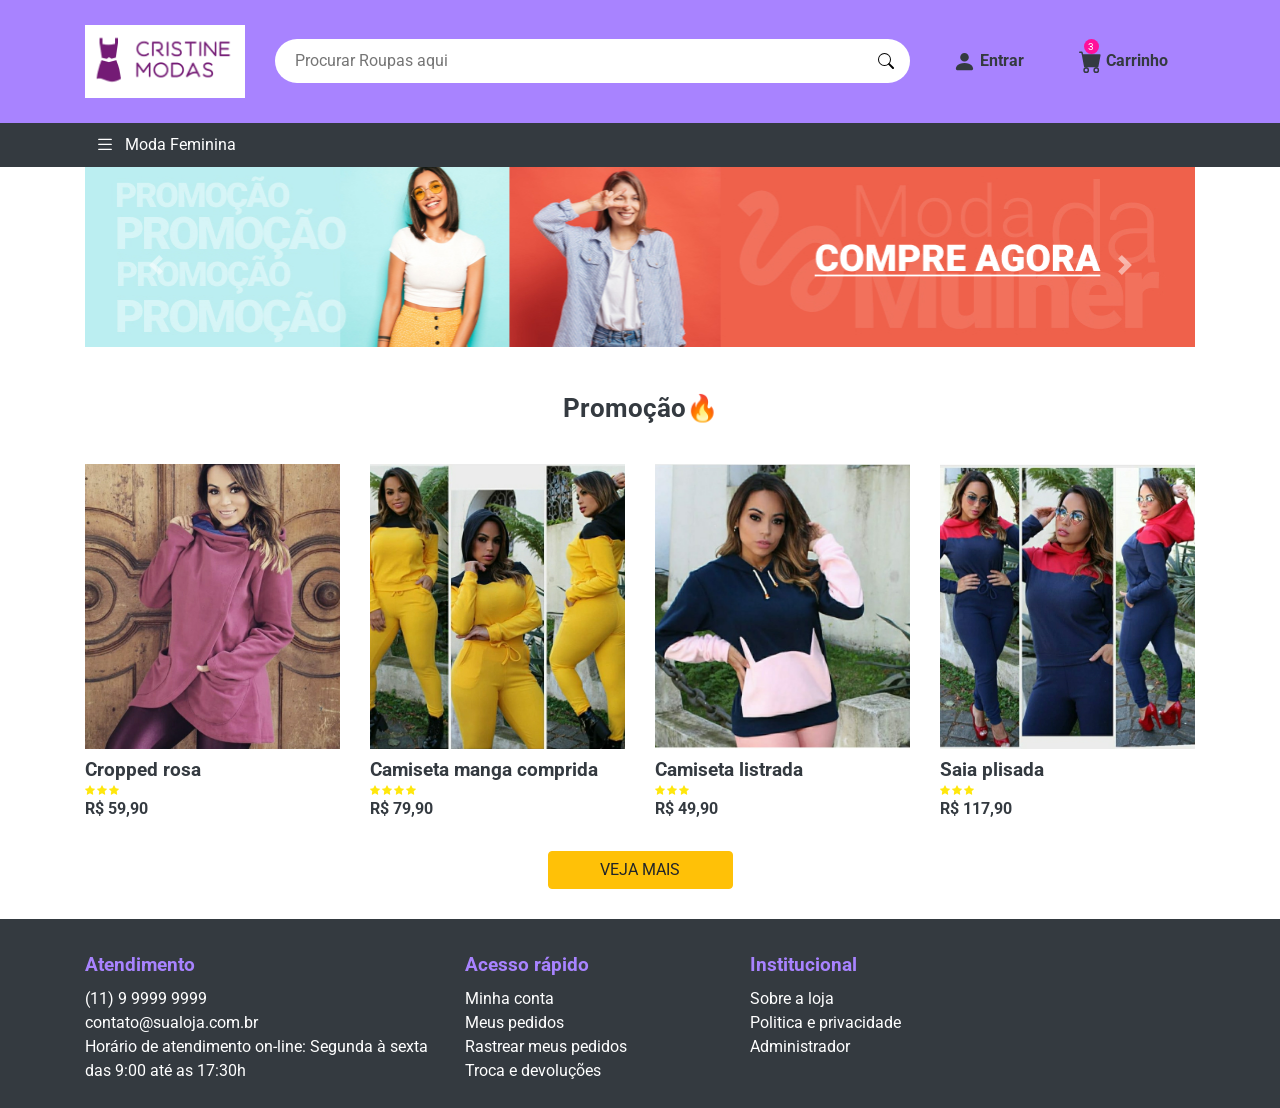
<file: tccCompleto-main/promocao.html>
<!DOCTYPE html>
<html lang="pt-br">

<head>
  <meta charset="UTF-8">
  <meta name="viewport" content="width=device-width, initial-scale=1.0">

  <title>Wall Tech</title>

  <!-- Favicons -->
  <meta name="msapplication-TileColor" content="#FFC107">
  <meta name="msapplication-TileImage" content="./assets/images/favicons/ms-icon-144x144.png">
  <meta name="theme-color" content="#FFC107">
  <!-- end Favicons -->

  <!-- Css -->
  <link rel="stylesheet" href="./assets/css/style.css">
</head>

<body>

  <!-- header -->
  <header class="container-fluid">
    <!-- container -->
    <section class="container">
      <!-- row -->
      <article class="row d-flex align-items-center">

        <!-- logo -->
        <a href="" class="col-md-2 d-flex justify-content-center">
          <img src="./assets/images/favico.png" class="img-fluid" alt="Logo da empresa - Moda da Mulher">
        </a>

        <!-- buscador -->
        <form action="#" class="col-md-7 d-flex align-items-center">
          <input type="text" name="name" placeholder="Procurar Roupas aqui">

          <button class="d-flex align-items-center">
            <svg width="1em" height="1em" viewBox="0 0 16 16" class="bi bi-search" fill="currentColor"
              xmlns="http://www.w3.org/2000/svg">
              <path fill-rule="evenodd"
                d="M10.442 10.442a1 1 0 0 1 1.415 0l3.85 3.85a1 1 0 0 1-1.414 1.415l-3.85-3.85a1 1 0 0 1 0-1.415z" />
              <path fill-rule="evenodd"
                d="M6.5 12a5.5 5.5 0 1 0 0-11 5.5 5.5 0 0 0 0 11zM13 6.5a6.5 6.5 0 1 1-13 0 6.5 6.5 0 0 1 13 0z" />
            </svg>
          </button>
        </form>

        <!-- administrativo do cliente -->
        <ul class="col-md-3 nav d-flex align-items-center justify-content-around">
          <li class="nav-item">
            <a href="login-main/login.php">
              <svg width="1em" height="1em" viewBox="0 0 16 16" class="bi bi-person-fill" fill="currentColor"
                xmlns="http://www.w3.org/2000/svg">
                <path fill-rule="evenodd"
                  d="M3 14s-1 0-1-1 1-4 6-4 6 3 6 4-1 1-1 1H3zm5-6a3 3 0 1 0 0-6 3 3 0 0 0 0 6z" />
              </svg>
              Entrar
                         </a>
          
          <li class="nav-item">
            <span class="notificacao d-flex align-items-center justify-content-center">3</span>
            <a href="#">
              <svg width="1em" height="1em" viewBox="0 0 16 16" class="bi bi-cart-fill" fill="currentColor"
                xmlns="http://www.w3.org/2000/svg">
                <path fill-rule="evenodd"
                  d="M0 1.5A.5.5 0 0 1 .5 1H2a.5.5 0 0 1 .485.379L2.89 3H14.5a.5.5 0 0 1 .491.592l-1.5 8A.5.5 0 0 1 13 12H4a.5.5 0 0 1-.491-.408L2.01 3.607 1.61 2H.5a.5.5 0 0 1-.5-.5zM5 12a2 2 0 1 0 0 4 2 2 0 0 0 0-4zm7 0a2 2 0 1 0 0 4 2 2 0 0 0 0-4zm-7 1a1 1 0 1 0 0 2 1 1 0 0 0 0-2zm7 0a1 1 0 1 0 0 2 1 1 0 0 0 0-2z" />
              </svg>
              Carrinho
            </a>
          </li>
        </ul>
        <!-- end administrativo do cliente -->

      </article>
      <!-- row -->
    </section>
    <!-- end container -->
  </header>

  <nav class="container-fluid nav-produtos">
    <!-- container -->
    <section class="container">
      <!-- menu -->
      <ul class="nav">
        <!-- lista de itens -->
        <li class="col-xl-2 col-lg-3 col-md-12 nav-item d-flex align-items-center">
          <svg width="1em" height="1em" viewBox="0 0 16 16" class="bi bi-list" fill="currentColor"
            xmlns="http://www.w3.org/2000/svg">
            <path fill-rule="evenodd"
              d="M2.5 11.5A.5.5 0 0 1 3 11h10a.5.5 0 0 1 0 1H3a.5.5 0 0 1-.5-.5zm0-4A.5.5 0 0 1 3 7h10a.5.5 0 0 1 0 1H3a.5.5 0 0 1-.5-.5zm0-4A.5.5 0 0 1 3 3h10a.5.5 0 0 1 0 1H3a.5.5 0 0 1-.5-.5z" />
          </svg>
          Moda Feminina

          <ul class="nav flex-column">
            <li class="nav-item">
              <a href="index.html">
                Home
              </a>
            </li>

            <li class="nav-item">
              <a href="#">
                Lançamentos
              </a>
            </li>

            <li class="nav-item">
              <a href="#">
                Promoção
              </a>
            </li>
          </ul>
          <!-- end submenu -->
        </li>
      <!-- menu -->
    </section>
    <!-- end container -->
  </nav>
  <!-- end menu do site -->

  <!-- main -->
  <main>
    <!-- banners promocionais rotativos  -->
    <section id="banners-promocionais" class="container carousel slide" data-ride="carousel">
      <!-- imagens -->
      <article class="carousel-inner">
        <figure class="carousel-item active">
          <img src="./assets/images/banner-1.jpg" class="d-block w-100" alt="Banner Promocional lançamento verão">
        </figure>

        <figure class="carousel-item">
          <img src="./assets/images/banner-2.jpg" class="d-block w-100" alt="Banner Promocional diversos itens da loja">
        </figure>
      </article>

      <!-- prev -->
      <a class="carousel-control-prev" href="#banners-promocionais" role="button" data-slide="prev">
        <span class="carousel-control-prev-icon" aria-hidden="true"></span>
        <span class="sr-only">Previous</span>
      </a>
      <!-- next -->
      <a class="carousel-control-next" href="#banners-promocionais" role="button" data-slide="next">
        <span class="carousel-control-next-icon" aria-hidden="true"></span>
        <span class="sr-only">Next</span>
      </a>
    </section>

      </section>
      <!-- end row -->
    </section>
    <!-- end banners promocionais com 6 colunas -->

    <!-- container produtos -->
    <section class="container produtos">
      <!-- title -->
      <h1 class="text-center">Promoção<span>🔥</span></h1>

      <!-- listagem dos produto s -->
      <article class="row">

        <!-- produtos -->
        <a href="log1.html" class="produtos-container col-md-3">
          <!-- imagem do produto -->
          <div class="produto__imagem">
            <img src="./assets/images/Modelo_WallTech/Modelo_1.jpeg" class="img-fluid" alt="Cropped rosa">
          </div>

          <!-- itens do produto -->
          <article class="produtos-itens">
            <!-- title produto -->
            <h2>Cropped rosa</h2>

            <!-- stars -->
            <div class="produtos-stars">
              <svg width="1em" height="1em" viewBox="0 0 16 16" class="bi bi-star-fill" fill="currentColor"
                xmlns="http://www.w3.org/2000/svg">
                <path
                  d="M3.612 15.443c-.386.198-.824-.149-.746-.592l.83-4.73L.173 6.765c-.329-.314-.158-.888.283-.95l4.898-.696L7.538.792c.197-.39.73-.39.927 0l2.184 4.327 4.898.696c.441.062.612.636.283.95l-3.523 3.356.83 4.73c.078.443-.36.79-.746.592L8 13.187l-4.389 2.256z" />
              </svg>

              <svg width="1em" height="1em" viewBox="0 0 16 16" class="bi bi-star-fill" fill="currentColor"
                xmlns="http://www.w3.org/2000/svg">
                <path
                  d="M3.612 15.443c-.386.198-.824-.149-.746-.592l.83-4.73L.173 6.765c-.329-.314-.158-.888.283-.95l4.898-.696L7.538.792c.197-.39.73-.39.927 0l2.184 4.327 4.898.696c.441.062.612.636.283.95l-3.523 3.356.83 4.73c.078.443-.36.79-.746.592L8 13.187l-4.389 2.256z" />
              </svg>

              <svg width="1em" height="1em" viewBox="0 0 16 16" class="bi bi-star-fill" fill="currentColor"
                xmlns="http://www.w3.org/2000/svg">
                <path
                  d="M3.612 15.443c-.386.198-.824-.149-.746-.592l.83-4.73L.173 6.765c-.329-.314-.158-.888.283-.95l4.898-.696L7.538.792c.197-.39.73-.39.927 0l2.184 4.327 4.898.696c.441.062.612.636.283.95l-3.523 3.356.83 4.73c.078.443-.36.79-.746.592L8 13.187l-4.389 2.256z" />
              </svg>
            </div>

            <!-- preco -->
            <strong class="produtos-preco">
              R$ 59,90
            </strong>
          </article>
          <!-- end itens do produto -->
        </a>
        <!-- end produtos -->

        <!-- produtos -->
        <a href="log2.html" class="produtos-container col-md-3">
          <!-- imagem do produto -->
          <div class="produto__imagem">
            <img src="./assets/images/Modelo_WallTech/Modelo_6.jpeg" class="img-fluid" alt="Camiseta manga comprida">
          </div>

          <!-- itens do produto -->
          <article class="produtos-itens">
            <!-- title produto -->
            <h2>Camiseta manga comprida</h2>

            <!-- stars -->
            <div class="produtos-stars">
              <svg width="1em" height="1em" viewBox="0 0 16 16" class="bi bi-star-fill" fill="currentColor"
                xmlns="http://www.w3.org/2000/svg">
                <path
                  d="M3.612 15.443c-.386.198-.824-.149-.746-.592l.83-4.73L.173 6.765c-.329-.314-.158-.888.283-.95l4.898-.696L7.538.792c.197-.39.73-.39.927 0l2.184 4.327 4.898.696c.441.062.612.636.283.95l-3.523 3.356.83 4.73c.078.443-.36.79-.746.592L8 13.187l-4.389 2.256z" />
              </svg>

              <svg width="1em" height="1em" viewBox="0 0 16 16" class="bi bi-star-fill" fill="currentColor"
                xmlns="http://www.w3.org/2000/svg">
                <path
                  d="M3.612 15.443c-.386.198-.824-.149-.746-.592l.83-4.73L.173 6.765c-.329-.314-.158-.888.283-.95l4.898-.696L7.538.792c.197-.39.73-.39.927 0l2.184 4.327 4.898.696c.441.062.612.636.283.95l-3.523 3.356.83 4.73c.078.443-.36.79-.746.592L8 13.187l-4.389 2.256z" />
              </svg>

              <svg width="1em" height="1em" viewBox="0 0 16 16" class="bi bi-star-fill" fill="currentColor"
                xmlns="http://www.w3.org/2000/svg">
                <path
                  d="M3.612 15.443c-.386.198-.824-.149-.746-.592l.83-4.73L.173 6.765c-.329-.314-.158-.888.283-.95l4.898-.696L7.538.792c.197-.39.73-.39.927 0l2.184 4.327 4.898.696c.441.062.612.636.283.95l-3.523 3.356.83 4.73c.078.443-.36.79-.746.592L8 13.187l-4.389 2.256z" />
              </svg>

              <svg width="1em" height="1em" viewBox="0 0 16 16" class="bi bi-star-fill" fill="currentColor"
                xmlns="http://www.w3.org/2000/svg">
                <path
                  d="M3.612 15.443c-.386.198-.824-.149-.746-.592l.83-4.73L.173 6.765c-.329-.314-.158-.888.283-.95l4.898-.696L7.538.792c.197-.39.73-.39.927 0l2.184 4.327 4.898.696c.441.062.612.636.283.95l-3.523 3.356.83 4.73c.078.443-.36.79-.746.592L8 13.187l-4.389 2.256z" />
              </svg>
            </div>

            <!-- preco -->
            <strong class="produtos-preco">
              R$ 79,90
            </strong>
          </article>
          <!-- end itens do produto -->
        </a>
        <!-- end produtos -->

        <!-- produtos -->
        <a href="log3.html" class="produtos-container col-md-3">
          <!-- imagem do produto -->
          <div class="produto__imagem">
            <img src="./assets/images/Modelo_WallTech/Modelo_2.jpeg" class="img-fluid" alt="Camiseta listrada">
          </div>

          <!-- itens do produto -->
          <article class="produtos-itens">
            <!-- title produto -->
            <h2>Camiseta listrada</h2>

            <!-- stars -->
            <div class="produtos-stars">
              <svg width="1em" height="1em" viewBox="0 0 16 16" class="bi bi-star-fill" fill="currentColor"
                xmlns="http://www.w3.org/2000/svg">
                <path
                  d="M3.612 15.443c-.386.198-.824-.149-.746-.592l.83-4.73L.173 6.765c-.329-.314-.158-.888.283-.95l4.898-.696L7.538.792c.197-.39.73-.39.927 0l2.184 4.327 4.898.696c.441.062.612.636.283.95l-3.523 3.356.83 4.73c.078.443-.36.79-.746.592L8 13.187l-4.389 2.256z" />
              </svg>

              <svg width="1em" height="1em" viewBox="0 0 16 16" class="bi bi-star-fill" fill="currentColor"
                xmlns="http://www.w3.org/2000/svg">
                <path
                  d="M3.612 15.443c-.386.198-.824-.149-.746-.592l.83-4.73L.173 6.765c-.329-.314-.158-.888.283-.95l4.898-.696L7.538.792c.197-.39.73-.39.927 0l2.184 4.327 4.898.696c.441.062.612.636.283.95l-3.523 3.356.83 4.73c.078.443-.36.79-.746.592L8 13.187l-4.389 2.256z" />
              </svg>

              <svg width="1em" height="1em" viewBox="0 0 16 16" class="bi bi-star-fill" fill="currentColor"
                xmlns="http://www.w3.org/2000/svg">
                <path
                  d="M3.612 15.443c-.386.198-.824-.149-.746-.592l.83-4.73L.173 6.765c-.329-.314-.158-.888.283-.95l4.898-.696L7.538.792c.197-.39.73-.39.927 0l2.184 4.327 4.898.696c.441.062.612.636.283.95l-3.523 3.356.83 4.73c.078.443-.36.79-.746.592L8 13.187l-4.389 2.256z" />
              </svg>
            </div>

            <!-- preco -->
            <strong class="produtos-preco">
              R$ 49,90
            </strong>
          </article>
          <!-- end itens do produto -->
        </a>
        <!-- end produtos -->

        <!-- produtos -->
        <a href="log4.html" class="produtos-container col-md-3">
          <!-- imagem do produto -->
          <div class="produto__imagem">
            <img src="./assets/images/Modelo_WallTech/Modelo_4.jpeg" class="img-fluid" alt="Saia plisada">
          </div>

          <!-- itens do produto -->
          <article class="produtos-itens">
            <!-- title produto -->
            <h2>Saia plisada</h2>

            <!-- stars -->
            <div class="produtos-stars">
              <svg width="1em" height="1em" viewBox="0 0 16 16" class="bi bi-star-fill" fill="currentColor"
                xmlns="http://www.w3.org/2000/svg">
                <path
                  d="M3.612 15.443c-.386.198-.824-.149-.746-.592l.83-4.73L.173 6.765c-.329-.314-.158-.888.283-.95l4.898-.696L7.538.792c.197-.39.73-.39.927 0l2.184 4.327 4.898.696c.441.062.612.636.283.95l-3.523 3.356.83 4.73c.078.443-.36.79-.746.592L8 13.187l-4.389 2.256z" />
              </svg>

              <svg width="1em" height="1em" viewBox="0 0 16 16" class="bi bi-star-fill" fill="currentColor"
                xmlns="http://www.w3.org/2000/svg">
                <path
                  d="M3.612 15.443c-.386.198-.824-.149-.746-.592l.83-4.73L.173 6.765c-.329-.314-.158-.888.283-.95l4.898-.696L7.538.792c.197-.39.73-.39.927 0l2.184 4.327 4.898.696c.441.062.612.636.283.95l-3.523 3.356.83 4.73c.078.443-.36.79-.746.592L8 13.187l-4.389 2.256z" />
              </svg>

              <svg width="1em" height="1em" viewBox="0 0 16 16" class="bi bi-star-fill" fill="currentColor"
                xmlns="http://www.w3.org/2000/svg">
                <path
                  d="M3.612 15.443c-.386.198-.824-.149-.746-.592l.83-4.73L.173 6.765c-.329-.314-.158-.888.283-.95l4.898-.696L7.538.792c.197-.39.73-.39.927 0l2.184 4.327 4.898.696c.441.062.612.636.283.95l-3.523 3.356.83 4.73c.078.443-.36.79-.746.592L8 13.187l-4.389 2.256z" />
              </svg>
            </div>

            <!-- preco -->
            <strong class="produtos-preco">
              R$ 117,90
            </strong>
          </article>
          <!-- end itens do produto -->
        </a>
        <!-- end produtos -->

      </article>
      <!-- listagem dos produtos -->

      <div class="d-flex justify-content-center">
        <a href="./camisetas.html" class="btn btn-warning col-md-2">VEJA MAIS</a>
      </div>
    </section>
    <!-- end container produtos -->
  </main>
  <!-- end main -->

  <!-- Footer -->
  <div class="footer_center">
    <footer class="container-fluid">
        <!-- container -->
        <section class="container">
          <!-- menus -->
          <section class="row">
            <!-- atendimento -->
            <article class="col-md-4">
              <h4>
                Atendimento
              </h4>
              <!-- links -->
              <ul class="nav flex-column">
                <li class="nav-item">
                  <a href="tel:+5511999999999">(11) 9 9999 9999</a>
                </li>
    
                <li class="nav-item">
                  <a href="mailto:contato@sualoja.com.br">contato@sualoja.com.br</a>
                </li>
    
                <li class="nav-item">
                  Horário de atendimento on-line: Segunda à sexta das 9:00 até as 17:30h
                </li>
              </ul>
            </article>
            <!-- end atendimento -->
    
            <!-- acesso rápido -->
            <article class="col-md-3">
              <h4>
                Acesso rápido
              </h4>
              <!-- links -->
              <ul class="nav flex-column">
                <li class="nav-item">
                  <a href="#">Minha conta</a>
                </li>
    
                <li class="nav-item">
                  <a href="#">Meus pedidos</a>
                </li>
    
                <li class="nav-item">
                  <a href="#">Rastrear meus pedidos</a>
                </li>
    
                <li class="nav-item">
                  <a>Troca e devoluções</a>
                  
                </li>
              </ul>
            </article>
            <!-- end acesso rápido -->
    
            <!-- institucional -->
            <article class="col-md-3">
              <h4>
                Institucional
              </h4>
              <!-- links -->
              <ul class="nav flex-column">
                
                <li class="nav-item">
                  <a >Sobre a loja</a>
                </li>
    
                <li class="nav-item">
                  <a >Politica e privacidade</a>
                </li>
    
                <li class="nav-item">
                  <a href="./estoque/adm/login.php">Administrador</a>
                </li>
    
    
              </ul>
            </article>
            <!-- end institucional -->
    
            
          </section>
          <!-- end menus -->
        </section>
        <!-- end container -->
    
      </footer>
      <!-- end Footer-->
    
      <!-- Arquivos Bootstrap -->
      <script src="./assets/js/jquery.js"></script>
      <script src="./assets/js/popper.js"></script>
      <script src="./assets/js/bootstrap.js"></script>
    </body>
    
    </html>
</file>
<file: Log_Style/css/style.css>
@import url('https://fonts.googleapis.com/css?family=Open+Sans:300,400,700&display=swap');
* {
    margin: 0;
    padding: 0;
    box-sizing: border-box;
}
body {
    font-family: 'Open Sans', sans-serif;
}
.container {
    display: flex;
    justify-content: center;
    align-items: center;
    height: 100vh;
    background-color: #ecf0f1;
}
.content {
    background-color: #fff;
    border-radius: 15px;
    width: 960px;
    height: 50%;
    justify-content: space-between;
    align-items: center;
    position: relative;
}
.content::before {
    content: "";
    position: absolute;
    background-color: #FF0F9A;
    width: 40%;
    height: 100%;
    border-top-left-radius: 15px;
    border-bottom-left-radius: 15px;


    left: 0;
}
.title {
    font-size: 28px;
    font-weight: bold;
    text-transform: capitalize;
}
.title-primary {
    color: #fff;
}
.title-second {
    color: #FF0F9A;
}
.description {
    font-size: 14px;
    font-weight: 300;
    line-height: 30px;
}
.description-primary {
    color: #fff;
}
.description-second {
    color: #7f8c8d;
}
.btn {
    border-radius: 15px;
    text-transform: uppercase;
    color: #fff;
    font-size: 10px;
    padding: 10px 50px;
    cursor: pointer;
    font-weight: bold;
    width: 150px;
    align-self: center;
    border: none;
    margin-top: 1rem;
}
.btn-primary {
    background-color: transparent;
    border: 1px solid #fff;
    transition: background-color .5s;
}
.btn-primary:hover {
    background-color: #fff;
    color: black;
}
.btn-second {
    background-color: #FF0F9A;
    border: 1px solid #FF0F9A;
    transition: background-color .5s;
}
.btn-second:hover {
    background-color: #fff;
    border: 1px solid black;
    color: black;
}
.first-content {
    display: flex;
}
.first-content .second-column {
    z-index: 11;
}
.first-column {
    text-align: center;
    width: 40%;
    z-index: 10;
}
.second-column {
    width: 60%;
    display: flex;
    flex-direction: column;
    align-items: center;
}

.form {
    display: flex;
    flex-direction: column;
    width: 55%;
}
.form input {
    height: 45px;
    width: 100%;
    border: none;
    background-color: #ecf0f1;
}
input:-webkit-autofill 
{    
    -webkit-box-shadow: 0 0 0px 1000px #ecf0f1 inset !important;
    -webkit-text-fill-color: #000 !important;
}
.label-input {
    background-color: #ecf0f1;
    display: flex;
    align-items: center;
    margin: 8px;
}
.icon-modify {
    color: #FF0F9A;
    padding: 0 5px;
}

/* second content*/

.second-content {
    position: absolute;
    display: flex;
}
.second-content .first-column {
    order: 2;
    z-index: -1;
}
.second-content .second-column {
    order: 1;
    z-index: -1;
}
.password {
    color: #34495e;
    font-size: 14px;
    margin: 15px 0;
    text-align: center;
}
.password::first-letter {
    text-transform: capitalize;
}



.sign-in-js .first-content .first-column {
    z-index: -1;
}

.sign-in-js .second-content .second-column {
    z-index: 11;
}
.sign-in-js .second-content .first-column {
    z-index: 13;
}

.sign-in-js .content::before {
    left: 60%;
    border-top-left-radius: 0;
    border-bottom-left-radius: 0;
    border-top-right-radius: 15px;
    border-bottom-right-radius: 15px;
    animation: slidein 1.3s; /*MODIFIQUEI DE 3s PARA 1.3s*/

    z-index: 12;
}

.sign-up-js .content::before {
    animation: slideout 1.3s; /*MODIFIQUEI DE 3s PARA 1.3s*/

    z-index: 12;
}

.sign-up-js .second-content .first-column,
.sign-up-js .second-content .second-column {
    z-index: -1;
}

.sign-up-js .first-content .second-column {
    z-index: 11;
}

.sign-up-js .first-content .first-column {
    z-index: 13;    
}


/* DESLOCAMENTO CONTEÚDO ATRÁS DO CONTENT:BEFORE*/
.sign-in-js .first-content .second-column {

    z-index: -1;
    position: relative;
    animation: deslocamentoEsq 1.3s; /*MODIFIQUEI DE 3s PARA 1.3s*/
}

.sign-up-js .second-content .second-column {
    position: relative;
    z-index: -1;
    animation: deslocamentoDir 1.3s; /*MODIFIQUEI DE 3s PARA 1.3s*/
}

/*ANIMAÇÃOO CSS PARA O CONTEÚDO*/

@keyframes deslocamentoEsq {

    from {
        left: 0;
        opacity: 1;
        z-index: 12;
    }

    25% {
        left: -80px;
        opacity: .5;
        /* z-index: 12; NÃO HÁ NECESSIDADE */
    }

    50% {
        left: -100px;
        opacity: .2;
        /* z-index: 12; NÃO HÁ NECESSIDADE */
    }

    to {
        left: -110px;
        opacity: 0;
        z-index: -1;
    }
}


@keyframes deslocamentoDir {

    from {
        left: 0;
        z-index: 12;
    }

    25% {
        left: 80px;
        /* z-index: 12;  NÃO HÁ NECESSIDADE*/
    }

    50% {
        left: 100px;
        /* z-index: 12; NÃO HÁ NECESSIDADE*/
        /* background-color: yellow;  Exemplo que dei no vídeo*/
    }

    to {
        left: 110px;
        z-index: -1;
    }
}


/*ANIMAÇÃO CSS*/

@keyframes slidein {

    from {
        left: 0;
        width: 40%;
    }

    25% {
        left: 5%;
        width: 50%;
    }

    50% {
        left: 25%;
        width: 60%;
    }

    75% {
        left: 45%;
        width: 50%;
    }

    to {
        left: 60%;
        width: 40%;
    }
}

@keyframes slideout {

    from {
        left: 60%;
        width: 40%;
    }

    25% {
        left: 45%;
        width: 50%;
    }

    50% {
        left: 25%;
        width: 60%;
    }

    75% {
        left: 5%;
        width: 50%;
    }

    to {
        left: 0;
        width: 40%;
    }
}

/*VERSÃO MOBILE*/
@media screen and (max-width: 1040px) {
    .content {
        width: 100%;
        height: 100%;
    }

    .content::before {
        width: 100%;
        height: 40%;
        top: 0;
        border-radius: 0;
    }
    .first-content, .second-content {
        flex-direction: column;
        justify-content: space-around;
    }

    .first-column, .second-column {
        width: 100%;
    }
    
    .sign-in-js .content::before {
        top: 60%;
        left: 0;
        border-radius: 0;

    }

    .form {
        width: 90%;
    }
    
    /* ANIMAÇÃO MOBILE CSS*/

    @keyframes deslocamentoEsq {

        from {
            top: 0;
            opacity: 1;
            z-index: 12;
        }
    
        25% {
            top: -80px;
            opacity: .5;
            /* z-index: 12; NÃO HÁ NECESSIDADE */
        }
    
        50% {
            top: -100px;
            opacity: .2;
            /* z-index: 12; NÃO HÁ NECESSIDADE */
        }
    
        to {
            top: -110px;
            opacity: 0;
            z-index: -1;
        }
    }
    
    
    @keyframes deslocamentoDir {
    
        from {
            top: 0;
            z-index: 12;
        }
    
        25% {
            top: 80px;
            /* z-index: 12;  NÃO HÁ NECESSIDADE*/
        }
    
        50% {
            top: 100px;
            /* z-index: 12; NÃO HÁ NECESSIDADE*/
            /* background-color: yellow;  Exemplo que dei no vídeo*/
        }
    
        to {
            top: 110px;
            z-index: -1;
        }
    }
    
    
    
    @keyframes slidein {
    
        from {
            top: 0;
            height: 40%;
        }
    
        25% {
            top: 5%;
            height: 50%;
        }
    
        50% {
            top: 25%;
            height: 60%;
        }
    
        75% {
            top: 45%;
            height: 50%;
        }
    
        to {
            top: 60%;
            height: 40%;
        }
    }
    
    @keyframes slideout {
    
        from {
            top: 60%;
            height: 40%;
        }
    
        25% {
            top: 45%;
            height: 50%;
        }
    
        50% {
            top: 25%;
            height: 60%;
        }
    
        75% {
            top: 5%;
            height: 50%;
        }
    
        to {
            top: 0;
            height: 40%;
        }
    }
   
}

@media screen and (max-width: 740px) {
    .form {
        width: 50%;
    }
}

@media screen and (max-width: 425px) {
    .form {
        width: 100%;
    }
}
</file>
<file: tccCompleto-main/assets/css/style.css>
@charset "UTF-8";
@import url("https://fonts.googleapis.com/css2?family=Roboto:wght@300;500;900&display=swap");
header {
    background: #a883ff;
    padding: 25px;
}

header form input[type=text] {
    background: #FFF;
    width: 100%;
    border-radius: 100px;
    border: none;
    padding: 10px 20px;
}

header form button {
    background: none;
    border: none;
    position: absolute;
    right: 25px;
}

header ul li {
    position: relative;
}

header ul li span.notificacao {
    color: #FFF;
    background: #FF0F9A;
    position: absolute;
    top: -10px;
    left: 5px;
    font-size: 10px;
    width: 15px;
    height: 15px;
    border-radius: 100%;
}

header ul li a {
    font-size: 16px;
    font-weight: bold;
    color: #343A40;
}

header ul li a svg {
    font-size: 23px;
}

header ul li a:hover {
    color: initial;
}

nav.nav-produtos {
    background: #343A40;
    color: #FFF;
}

nav.nav-produtos a {
    color: #FFF;
}

nav.nav-produtos ul.nav li {
    position: relative;
    padding: 10px;
}

nav.nav-produtos ul.nav li svg {
    font-size: 20px;
    margin-right: 10px;
}

nav.nav-produtos ul.nav li:hover {
    background: black;
}

nav.nav-produtos ul.nav li:hover ul.nav {
    display: block;
}

nav.nav-produtos ul.nav li ul.nav {
    z-index: 999;
    display: none;
    position: absolute;
    top: 44px;
    left: 0px;
    background: #343A40;
    border-top: solid #a883ff 10px;
    width: 100%;
}

nav.nav-produtos ul.nav li ul.nav li {
    padding: 10px 25px;
}

.banners-promocionais-statico {
    margin-top: 30px;
}

.banners-promocionais-statico .banners-promocionais-statico-12x {
    background-color: #FF0F9A;
    background-image: url("../images/parcele-em-12x.jpg");
}

.banners-promocionais-statico .banners-promocionais-statico-todo-br {
    background-color: #B343C3;
    background-image: url("../images/entrega-para-todo-brasil.jpg");
}

.banners-promocionais-statico .banners-promocionais-statico-12x,
.banners-promocionais-statico .banners-promocionais-statico-todo-br {
    background-size: cover;
    height: 105px;
    padding: 20px 60px;
    color: #FFF;
}

.banners-promocionais-statico .banners-promocionais-statico-12x svg,
.banners-promocionais-statico .banners-promocionais-statico-12x p,
.banners-promocionais-statico .banners-promocionais-statico-todo-br svg,
.banners-promocionais-statico .banners-promocionais-statico-todo-br p {
    margin: 0;
    padding: 0;
}

.banners-promocionais-statico .banners-promocionais-statico-12x svg,
.banners-promocionais-statico .banners-promocionais-statico-todo-br svg {
    font-size: 55px;
}

.banners-promocionais-statico .banners-promocionais-statico-12x p,
.banners-promocionais-statico .banners-promocionais-statico-todo-br p {
    font-weight: 100;
    font-size: 23px;
    line-height: 110%;
    margin-left: 20px;
}

.banners-promocionais-statico .banners-promocionais-statico-12x p strong,
.banners-promocionais-statico .banners-promocionais-statico-todo-br p strong {
    font-weight: bold;
}

.produtos {
    margin: 30px 0;
}

.produtos .produtos-container {
    margin: 30px 0;
}

.produto__imagem {
    position: relative;

    height: 285px;
}

.produto__imagem img {
    height: 100%;
    width: 100%;

    object-fit: cover;
}

.produtos .produtos-container .produtos-itens {
    color: #343A40;
}

.produtos .produtos-container .produtos-itens h2 {
    font-size: 19px;
    margin: 10px 0 0;
}

.produtos .produtos-container .produtos-itens .produtos-stars {
    font-size: 10px;
}

.produtos .produtos-container .produtos-itens .produtos-stars svg {
    fill: #ffe70d;
}

.produtos .produtos-container .produtos-itens .produtos-preco {
    font-size: 16px;
}

.produtos-compra figure {
    margin: 0;
}

.produtos-compra .produtos-conteudo h1 {
    margin: 0;
    font-size: 32px;
}

.produtos-compra .produtos-conteudo p {
    font-size: 16px;
}

.produtos-compra .produtos-preco .produtos-stars svg {
    fill: #a883ff;
}

.produtos-compra .produtos-preco strong {
    font-size: 40px;
}

.produtos-compra .produtos-preco form {
    font-weight: 100;
}

.produtos-compra .produtos-preco form label {
    margin: 0;
}

.produtos-compra .produtos-preco .produtos-stars svg,
.produtos-compra .produtos-preco strong span,
.produtos-compra .produtos-preco form {
    font-size: 16px;
}

footer {
    background: #343A40;
    padding: 25px 0;
    color: #FFF;
}

footer a {
    color: #FFF;
}

footer a:hover {
    color: #a883ff;
    transition: 1.5s;
    
}

footer h4 {
    color: #a883ff;
    font-size: 19px;
}

footer ul li.ellipsis {
    width: 100%;
    overflow: hidden;
    text-overflow: ellipsis;
    white-space: nowrap;
}

.footer_center {
    
}

@media (max-width: 375px) {
    .banners-promocionais-statico .banners-promocionais-statico-12x p,
    .banners-promocionais-statico .banners-promocionais-statico-todo-br p {
        font-size: 14px;
    }
}

@media (max-width: 767px) {
    header form {
        margin: 20px 0;
    }
    #banners-promocionais {
        display: none;
    }
    .produtos-container img {
        width: 100%;
    }
}

@media (max-width: 991px) {
    header ul li {
        margin: 7px 0;
    }
}


/*!
 * Bootstrap v4.5.0 (https://getbootstrap.com/)
 * Copyright 2011-2020 The Bootstrap Authors
 * Copyright 2011-2020 Twitter, Inc.
 * Licensed under MIT (https://github.com/twbs/bootstrap/blob/master/LICENSE)
 */

:root {
    --blue: #007bff;
    --indigo: #6610f2;
    --purple: #6f42c1;
    --pink: #e83e8c;
    --red: #dc3545;
    --orange: #fd7e14;
    --yellow: #ffc107;
    --green: #28a745;
    --teal: #20c997;
    --cyan: #17a2b8;
    --white: #fff;
    --gray: #6c757d;
    --gray-dark: #343a40;
    --primary: #007bff;
    --secondary: #6c757d;
    --success: #28a745;
    --info: #17a2b8;
    --warning: #ffc107;
    --danger: #dc3545;
    --light: #f8f9fa;
    --dark: #343a40;
    --breakpoint-xs: 0;
    --breakpoint-sm: 576px;
    --breakpoint-md: 768px;
    --breakpoint-lg: 992px;
    --breakpoint-xl: 1200px;
    --font-family-sans-serif: -apple-system, BlinkMacSystemFont, "Segoe UI", Roboto, "Helvetica Neue", Arial, "Noto Sans", sans-serif, "Apple Color Emoji", "Segoe UI Emoji", "Segoe UI Symbol", "Noto Color Emoji";
    --font-family-monospace: SFMono-Regular, Menlo, Monaco, Consolas, "Liberation Mono", "Courier New", monospace;
}

*,
 ::after,
 ::before {
    box-sizing: border-box;
}

html {
    font-family: sans-serif;
    line-height: 1.15;
    -webkit-text-size-adjust: 100%;
    -webkit-tap-highlight-color: transparent;
}

article,
aside,
figcaption,
figure,
footer,
header,
hgroup,
main,
nav,
section {
    display: block;
}

body {
    margin: 0;
    font-family: -apple-system, BlinkMacSystemFont, "Segoe UI", Roboto, "Helvetica Neue", Arial, "Noto Sans", sans-serif, "Apple Color Emoji", "Segoe UI Emoji", "Segoe UI Symbol", "Noto Color Emoji";
    font-size: 1rem;
    font-weight: 400;
    line-height: 1.5;
    color: #212529;
    text-align: left;
    background-color: #fff;
}

[tabindex="-1"]:focus:not(:focus-visible) {
    outline: 0 !important;
}

hr {
    box-sizing: content-box;
    height: 0;
    overflow: visible;
}

h1,
h2,
h3,
h4,
h5,
h6 {
    margin-top: 0;
    margin-bottom: 0.5rem;
}

p {
    margin-top: 0;
    margin-bottom: 1rem;
}

abbr[data-original-title],
abbr[title] {
    text-decoration: underline;
    -webkit-text-decoration: underline dotted;
    text-decoration: underline dotted;
    cursor: help;
    border-bottom: 0;
    -webkit-text-decoration-skip-ink: none;
    text-decoration-skip-ink: none;
}

address {
    margin-bottom: 1rem;
    font-style: normal;
    line-height: inherit;
}

dl,
ol,
ul {
    margin-top: 0;
    margin-bottom: 1rem;
}

ol ol,
ol ul,
ul ol,
ul ul {
    margin-bottom: 0;
}

dt {
    font-weight: 700;
}

dd {
    margin-bottom: 0.5rem;
    margin-left: 0;
}

blockquote {
    margin: 0 0 1rem;
}

b,
strong {
    font-weight: bolder;
}

small {
    font-size: 80%;
}

sub,
sup {
    position: relative;
    font-size: 75%;
    line-height: 0;
    vertical-align: baseline;
}

sub {
    bottom: -0.25em;
}

sup {
    top: -0.5em;
}

a {
    color: #007bff;
    text-decoration: none;
    background-color: transparent;
}

a:hover {
    color: #0056b3;
    text-decoration: underline;
}

a:not([href]) {
    color: inherit;
    text-decoration: none;
}

a:not([href]):hover {
    color: inherit;
    text-decoration: none;
}

code,
kbd,
pre,
samp {
    font-family: SFMono-Regular, Menlo, Monaco, Consolas, "Liberation Mono", "Courier New", monospace;
    font-size: 1em;
}

pre {
    margin-top: 0;
    margin-bottom: 1rem;
    overflow: auto;
    -ms-overflow-style: scrollbar;
}

figure {
    margin: 0 0 1rem;
}

img {
    vertical-align: middle;
    border-style: none;
}

svg {
    overflow: hidden;
    vertical-align: middle;
}

table {
    border-collapse: collapse;
}

caption {
    padding-top: 0.75rem;
    padding-bottom: 0.75rem;
    color: #6c757d;
    text-align: left;
    caption-side: bottom;
}

th {
    text-align: inherit;
}

label {
    display: inline-block;
    margin-bottom: 0.5rem;
}

button {
    border-radius: 0;
}

button:focus {
    outline: 1px dotted;
    outline: 5px auto -webkit-focus-ring-color;
}

button,
input,
optgroup,
select,
textarea {
    margin: 0;
    font-family: inherit;
    font-size: inherit;
    line-height: inherit;
}

button,
input {
    overflow: visible;
}

button,
select {
    text-transform: none;
}

[role=button] {
    cursor: pointer;
}

select {
    word-wrap: normal;
}

[type=button],
[type=reset],
[type=submit],
button {
    -webkit-appearance: button;
}

[type=button]:not(:disabled),
[type=reset]:not(:disabled),
[type=submit]:not(:disabled),
button:not(:disabled) {
    cursor: pointer;
}

[type=button]::-moz-focus-inner,
[type=reset]::-moz-focus-inner,
[type=submit]::-moz-focus-inner,
button::-moz-focus-inner {
    padding: 0;
    border-style: none;
}

input[type=checkbox],
input[type=radio] {
    box-sizing: border-box;
    padding: 0;
}

textarea {
    overflow: auto;
    resize: vertical;
}

fieldset {
    min-width: 0;
    padding: 0;
    margin: 0;
    border: 0;
}

legend {
    display: block;
    width: 100%;
    max-width: 100%;
    padding: 0;
    margin-bottom: 0.5rem;
    font-size: 1.5rem;
    line-height: inherit;
    color: inherit;
    white-space: normal;
}

progress {
    vertical-align: baseline;
}

[type=number]::-webkit-inner-spin-button,
[type=number]::-webkit-outer-spin-button {
    height: auto;
}

[type=search] {
    outline-offset: -2px;
    -webkit-appearance: none;
}

[type=search]::-webkit-search-decoration {
    -webkit-appearance: none;
}

::-webkit-file-upload-button {
    font: inherit;
    -webkit-appearance: button;
}

output {
    display: inline-block;
}

summary {
    display: list-item;
    cursor: pointer;
}

template {
    display: none;
}

[hidden] {
    display: none !important;
}

.h1,
.h2,
.h3,
.h4,
.h5,
.h6,
h1,
h2,
h3,
h4,
h5,
h6 {
    margin-bottom: 0.5rem;
    font-weight: 500;
    line-height: 1.2;
}

.h1,
h1 {
    font-size: 2.5rem;
}

.h2,
h2 {
    font-size: 2rem;
}

.h3,
h3 {
    font-size: 1.75rem;
}

.h4,
h4 {
    font-size: 1.5rem;
}

.h5,
h5 {
    font-size: 1.25rem;
}

.h6,
h6 {
    font-size: 1rem;
}

.lead {
    font-size: 1.25rem;
    font-weight: 300;
}

.display-1 {
    font-size: 6rem;
    font-weight: 300;
    line-height: 1.2;
}

.display-2 {
    font-size: 5.5rem;
    font-weight: 300;
    line-height: 1.2;
}

.display-3 {
    font-size: 4.5rem;
    font-weight: 300;
    line-height: 1.2;
}

.display-4 {
    font-size: 3.5rem;
    font-weight: 300;
    line-height: 1.2;
}

hr {
    margin-top: 1rem;
    margin-bottom: 1rem;
    border: 0;
    border-top: 1px solid rgba(0, 0, 0, 0.1);
}

.small,
small {
    font-size: 80%;
    font-weight: 400;
}

.mark,
mark {
    padding: 0.2em;
    background-color: #fcf8e3;
}

.list-unstyled {
    padding-left: 0;
    list-style: none;
}

.list-inline {
    padding-left: 0;
    list-style: none;
}

.list-inline-item {
    display: inline-block;
}

.list-inline-item:not(:last-child) {
    margin-right: 0.5rem;
}

.initialism {
    font-size: 90%;
    text-transform: uppercase;
}

.blockquote {
    margin-bottom: 1rem;
    font-size: 1.25rem;
}

.blockquote-footer {
    display: block;
    font-size: 80%;
    color: #6c757d;
}

.blockquote-footer::before {
    content: "— ";
}

.img-fluid {
    max-width: 100%;
    height: auto;
}

.img-thumbnail {
    padding: 0.25rem;
    background-color: #fff;
    border: 1px solid #dee2e6;
    border-radius: 0.25rem;
    max-width: 100%;
    height: auto;
}

.figure {
    display: inline-block;
}

.figure-img {
    margin-bottom: 0.5rem;
    line-height: 1;
}

.figure-caption {
    font-size: 90%;
    color: #6c757d;
}

code {
    font-size: 87.5%;
    color: #e83e8c;
    word-wrap: break-word;
}

a>code {
    color: inherit;
}

kbd {
    padding: 0.2rem 0.4rem;
    font-size: 87.5%;
    color: #fff;
    background-color: #212529;
    border-radius: 0.2rem;
}

kbd kbd {
    padding: 0;
    font-size: 100%;
    font-weight: 700;
}

pre {
    display: block;
    font-size: 87.5%;
    color: #212529;
}

pre code {
    font-size: inherit;
    color: inherit;
    word-break: normal;
}

.pre-scrollable {
    max-height: 340px;
    overflow-y: scroll;
}

.container {
    width: 100%;
    padding-right: 15px;
    padding-left: 15px;
    margin-right: auto;
    margin-left: auto;
}

@media (min-width: 576px) {
    .container {
        max-width: 540px;
    }
}

@media (min-width: 768px) {
    .container {
        max-width: 720px;
    }
}

@media (min-width: 992px) {
    .container {
        max-width: 960px;
    }
}

@media (min-width: 1200px) {
    .container {
        max-width: 1140px;
    }
}

.container-fluid,
.container-lg,
.container-md,
.container-sm,
.container-xl {
    width: 100%;
    padding-right: 15px;
    padding-left: 15px;
    margin-right: auto;
    margin-left: auto;
}

@media (min-width: 576px) {
    .container,
    .container-sm {
        max-width: 540px;
    }
}

@media (min-width: 768px) {
    .container,
    .container-md,
    .container-sm {
        max-width: 720px;
    }
}

@media (min-width: 992px) {
    .container,
    .container-lg,
    .container-md,
    .container-sm {
        max-width: 960px;
    }
}

@media (min-width: 1200px) {
    .container,
    .container-lg,
    .container-md,
    .container-sm,
    .container-xl {
        max-width: 1140px;
    }
}

.row {
    display: -ms-flexbox;
    display: flex;
    -ms-flex-wrap: wrap;
    flex-wrap: wrap;
    margin-right: -15px;
    margin-left: -15px;
}

.no-gutters {
    margin-right: 0;
    margin-left: 0;
}

.no-gutters>.col,
.no-gutters>[class*=col-] {
    padding-right: 0;
    padding-left: 0;
}

.col,
.col-1,
.col-10,
.col-11,
.col-12,
.col-2,
.col-3,
.col-4,
.col-5,
.col-6,
.col-7,
.col-8,
.col-9,
.col-auto,
.col-lg,
.col-lg-1,
.col-lg-10,
.col-lg-11,
.col-lg-12,
.col-lg-2,
.col-lg-3,
.col-lg-4,
.col-lg-5,
.col-lg-6,
.col-lg-7,
.col-lg-8,
.col-lg-9,
.col-lg-auto,
.col-md,
.col-md-1,
.col-md-10,
.col-md-11,
.col-md-12,
.col-md-2,
.col-md-3,
.col-md-4,
.col-md-5,
.col-md-6,
.col-md-7,
.col-md-8,
.col-md-9,
.col-md-auto,
.col-sm,
.col-sm-1,
.col-sm-10,
.col-sm-11,
.col-sm-12,
.col-sm-2,
.col-sm-3,
.col-sm-4,
.col-sm-5,
.col-sm-6,
.col-sm-7,
.col-sm-8,
.col-sm-9,
.col-sm-auto,
.col-xl,
.col-xl-1,
.col-xl-10,
.col-xl-11,
.col-xl-12,
.col-xl-2,
.col-xl-3,
.col-xl-4,
.col-xl-5,
.col-xl-6,
.col-xl-7,
.col-xl-8,
.col-xl-9,
.col-xl-auto {
    position: relative;
    width: 100%;
    padding-right: 15px;
    padding-left: 15px;
}

.col {
    -ms-flex-preferred-size: 0;
    flex-basis: 0;
    -ms-flex-positive: 1;
    flex-grow: 1;
    min-width: 0;
    max-width: 100%;
}

.row-cols-1>* {
    -ms-flex: 0 0 100%;
    flex: 0 0 100%;
    max-width: 100%;
}

.row-cols-2>* {
    -ms-flex: 0 0 50%;
    flex: 0 0 50%;
    max-width: 50%;
}

.row-cols-3>* {
    -ms-flex: 0 0 33.333333%;
    flex: 0 0 33.333333%;
    max-width: 33.333333%;
}

.row-cols-4>* {
    -ms-flex: 0 0 25%;
    flex: 0 0 25%;
    max-width: 25%;
}

.row-cols-5>* {
    -ms-flex: 0 0 20%;
    flex: 0 0 20%;
    max-width: 20%;
}

.row-cols-6>* {
    -ms-flex: 0 0 16.666667%;
    flex: 0 0 16.666667%;
    max-width: 16.666667%;
}

.col-auto {
    -ms-flex: 0 0 auto;
    flex: 0 0 auto;
    width: auto;
    max-width: 100%;
}

.col-1 {
    -ms-flex: 0 0 8.333333%;
    flex: 0 0 8.333333%;
    max-width: 8.333333%;
}

.col-2 {
    -ms-flex: 0 0 16.666667%;
    flex: 0 0 16.666667%;
    max-width: 16.666667%;
}

.col-3 {
    -ms-flex: 0 0 25%;
    flex: 0 0 25%;
    max-width: 25%;
}

.col-4 {
    -ms-flex: 0 0 33.333333%;
    flex: 0 0 33.333333%;
    max-width: 33.333333%;
}

.col-5 {
    -ms-flex: 0 0 41.666667%;
    flex: 0 0 41.666667%;
    max-width: 41.666667%;
}

.col-6 {
    -ms-flex: 0 0 50%;
    flex: 0 0 50%;
    max-width: 50%;
}

.col-7 {
    -ms-flex: 0 0 58.333333%;
    flex: 0 0 58.333333%;
    max-width: 58.333333%;
}

.col-8 {
    -ms-flex: 0 0 66.666667%;
    flex: 0 0 66.666667%;
    max-width: 66.666667%;
}

.col-9 {
    -ms-flex: 0 0 75%;
    flex: 0 0 75%;
    max-width: 75%;
}

.col-10 {
    -ms-flex: 0 0 83.333333%;
    flex: 0 0 83.333333%;
    max-width: 83.333333%;
}

.col-11 {
    -ms-flex: 0 0 91.666667%;
    flex: 0 0 91.666667%;
    max-width: 91.666667%;
}

.col-12 {
    -ms-flex: 0 0 100%;
    flex: 0 0 100%;
    max-width: 100%;
}

.order-first {
    -ms-flex-order: -1;
    order: -1;
}

.order-last {
    -ms-flex-order: 13;
    order: 13;
}

.order-0 {
    -ms-flex-order: 0;
    order: 0;
}

.order-1 {
    -ms-flex-order: 1;
    order: 1;
}

.order-2 {
    -ms-flex-order: 2;
    order: 2;
}

.order-3 {
    -ms-flex-order: 3;
    order: 3;
}

.order-4 {
    -ms-flex-order: 4;
    order: 4;
}

.order-5 {
    -ms-flex-order: 5;
    order: 5;
}

.order-6 {
    -ms-flex-order: 6;
    order: 6;
}

.order-7 {
    -ms-flex-order: 7;
    order: 7;
}

.order-8 {
    -ms-flex-order: 8;
    order: 8;
}

.order-9 {
    -ms-flex-order: 9;
    order: 9;
}

.order-10 {
    -ms-flex-order: 10;
    order: 10;
}

.order-11 {
    -ms-flex-order: 11;
    order: 11;
}

.order-12 {
    -ms-flex-order: 12;
    order: 12;
}

.offset-1 {
    margin-left: 8.333333%;
}

.offset-2 {
    margin-left: 16.666667%;
}

.offset-3 {
    margin-left: 25%;
}

.offset-4 {
    margin-left: 33.333333%;
}

.offset-5 {
    margin-left: 41.666667%;
}

.offset-6 {
    margin-left: 50%;
}

.offset-7 {
    margin-left: 58.333333%;
}

.offset-8 {
    margin-left: 66.666667%;
}

.offset-9 {
    margin-left: 75%;
}

.offset-10 {
    margin-left: 83.333333%;
}

.offset-11 {
    margin-left: 91.666667%;
}

@media (min-width: 576px) {
    .col-sm {
        -ms-flex-preferred-size: 0;
        flex-basis: 0;
        -ms-flex-positive: 1;
        flex-grow: 1;
        min-width: 0;
        max-width: 100%;
    }
    .row-cols-sm-1>* {
        -ms-flex: 0 0 100%;
        flex: 0 0 100%;
        max-width: 100%;
    }
    .row-cols-sm-2>* {
        -ms-flex: 0 0 50%;
        flex: 0 0 50%;
        max-width: 50%;
    }
    .row-cols-sm-3>* {
        -ms-flex: 0 0 33.333333%;
        flex: 0 0 33.333333%;
        max-width: 33.333333%;
    }
    .row-cols-sm-4>* {
        -ms-flex: 0 0 25%;
        flex: 0 0 25%;
        max-width: 25%;
    }
    .row-cols-sm-5>* {
        -ms-flex: 0 0 20%;
        flex: 0 0 20%;
        max-width: 20%;
    }
    .row-cols-sm-6>* {
        -ms-flex: 0 0 16.666667%;
        flex: 0 0 16.666667%;
        max-width: 16.666667%;
    }
    .col-sm-auto {
        -ms-flex: 0 0 auto;
        flex: 0 0 auto;
        width: auto;
        max-width: 100%;
    }
    .col-sm-1 {
        -ms-flex: 0 0 8.333333%;
        flex: 0 0 8.333333%;
        max-width: 8.333333%;
    }
    .col-sm-2 {
        -ms-flex: 0 0 16.666667%;
        flex: 0 0 16.666667%;
        max-width: 16.666667%;
    }
    .col-sm-3 {
        -ms-flex: 0 0 25%;
        flex: 0 0 25%;
        max-width: 25%;
    }
    .col-sm-4 {
        -ms-flex: 0 0 33.333333%;
        flex: 0 0 33.333333%;
        max-width: 33.333333%;
    }
    .col-sm-5 {
        -ms-flex: 0 0 41.666667%;
        flex: 0 0 41.666667%;
        max-width: 41.666667%;
    }
    .col-sm-6 {
        -ms-flex: 0 0 50%;
        flex: 0 0 50%;
        max-width: 50%;
    }
    .col-sm-7 {
        -ms-flex: 0 0 58.333333%;
        flex: 0 0 58.333333%;
        max-width: 58.333333%;
    }
    .col-sm-8 {
        -ms-flex: 0 0 66.666667%;
        flex: 0 0 66.666667%;
        max-width: 66.666667%;
    }
    .col-sm-9 {
        -ms-flex: 0 0 75%;
        flex: 0 0 75%;
        max-width: 75%;
    }
    .col-sm-10 {
        -ms-flex: 0 0 83.333333%;
        flex: 0 0 83.333333%;
        max-width: 83.333333%;
    }
    .col-sm-11 {
        -ms-flex: 0 0 91.666667%;
        flex: 0 0 91.666667%;
        max-width: 91.666667%;
    }
    .col-sm-12 {
        -ms-flex: 0 0 100%;
        flex: 0 0 100%;
        max-width: 100%;
    }
    .order-sm-first {
        -ms-flex-order: -1;
        order: -1;
    }
    .order-sm-last {
        -ms-flex-order: 13;
        order: 13;
    }
    .order-sm-0 {
        -ms-flex-order: 0;
        order: 0;
    }
    .order-sm-1 {
        -ms-flex-order: 1;
        order: 1;
    }
    .order-sm-2 {
        -ms-flex-order: 2;
        order: 2;
    }
    .order-sm-3 {
        -ms-flex-order: 3;
        order: 3;
    }
    .order-sm-4 {
        -ms-flex-order: 4;
        order: 4;
    }
    .order-sm-5 {
        -ms-flex-order: 5;
        order: 5;
    }
    .order-sm-6 {
        -ms-flex-order: 6;
        order: 6;
    }
    .order-sm-7 {
        -ms-flex-order: 7;
        order: 7;
    }
    .order-sm-8 {
        -ms-flex-order: 8;
        order: 8;
    }
    .order-sm-9 {
        -ms-flex-order: 9;
        order: 9;
    }
    .order-sm-10 {
        -ms-flex-order: 10;
        order: 10;
    }
    .order-sm-11 {
        -ms-flex-order: 11;
        order: 11;
    }
    .order-sm-12 {
        -ms-flex-order: 12;
        order: 12;
    }
    .offset-sm-0 {
        margin-left: 0;
    }
    .offset-sm-1 {
        margin-left: 8.333333%;
    }
    .offset-sm-2 {
        margin-left: 16.666667%;
    }
    .offset-sm-3 {
        margin-left: 25%;
    }
    .offset-sm-4 {
        margin-left: 33.333333%;
    }
    .offset-sm-5 {
        margin-left: 41.666667%;
    }
    .offset-sm-6 {
        margin-left: 50%;
    }
    .offset-sm-7 {
        margin-left: 58.333333%;
    }
    .offset-sm-8 {
        margin-left: 66.666667%;
    }
    .offset-sm-9 {
        margin-left: 75%;
    }
    .offset-sm-10 {
        margin-left: 83.333333%;
    }
    .offset-sm-11 {
        margin-left: 91.666667%;
    }
}

@media (min-width: 768px) {
    .col-md {
        -ms-flex-preferred-size: 0;
        flex-basis: 0;
        -ms-flex-positive: 1;
        flex-grow: 1;
        min-width: 0;
        max-width: 100%;
    }
    .row-cols-md-1>* {
        -ms-flex: 0 0 100%;
        flex: 0 0 100%;
        max-width: 100%;
    }
    .row-cols-md-2>* {
        -ms-flex: 0 0 50%;
        flex: 0 0 50%;
        max-width: 50%;
    }
    .row-cols-md-3>* {
        -ms-flex: 0 0 33.333333%;
        flex: 0 0 33.333333%;
        max-width: 33.333333%;
    }
    .row-cols-md-4>* {
        -ms-flex: 0 0 25%;
        flex: 0 0 25%;
        max-width: 25%;
    }
    .row-cols-md-5>* {
        -ms-flex: 0 0 20%;
        flex: 0 0 20%;
        max-width: 20%;
    }
    .row-cols-md-6>* {
        -ms-flex: 0 0 16.666667%;
        flex: 0 0 16.666667%;
        max-width: 16.666667%;
    }
    .col-md-auto {
        -ms-flex: 0 0 auto;
        flex: 0 0 auto;
        width: auto;
        max-width: 100%;
    }
    .col-md-1 {
        -ms-flex: 0 0 8.333333%;
        flex: 0 0 8.333333%;
        max-width: 8.333333%;
    }
    .col-md-2 {
        -ms-flex: 0 0 16.666667%;
        flex: 0 0 16.666667%;
        max-width: 16.666667%;
    }
    .col-md-3 {
        -ms-flex: 0 0 25%;
        flex: 0 0 25%;
        max-width: 25%;
    }
    .col-md-4 {
        -ms-flex: 0 0 33.333333%;
        flex: 0 0 33.333333%;
        max-width: 33.333333%;
    }
    .col-md-5 {
        -ms-flex: 0 0 41.666667%;
        flex: 0 0 41.666667%;
        max-width: 41.666667%;
    }
    .col-md-6 {
        -ms-flex: 0 0 50%;
        flex: 0 0 50%;
        max-width: 50%;
    }
    .col-md-7 {
        -ms-flex: 0 0 58.333333%;
        flex: 0 0 58.333333%;
        max-width: 58.333333%;
    }
    .col-md-8 {
        -ms-flex: 0 0 66.666667%;
        flex: 0 0 66.666667%;
        max-width: 66.666667%;
    }
    .col-md-9 {
        -ms-flex: 0 0 75%;
        flex: 0 0 75%;
        max-width: 75%;
    }
    .col-md-10 {
        -ms-flex: 0 0 83.333333%;
        flex: 0 0 83.333333%;
        max-width: 83.333333%;
    }
    .col-md-11 {
        -ms-flex: 0 0 91.666667%;
        flex: 0 0 91.666667%;
        max-width: 91.666667%;
    }
    .col-md-12 {
        -ms-flex: 0 0 100%;
        flex: 0 0 100%;
        max-width: 100%;
    }
    .order-md-first {
        -ms-flex-order: -1;
        order: -1;
    }
    .order-md-last {
        -ms-flex-order: 13;
        order: 13;
    }
    .order-md-0 {
        -ms-flex-order: 0;
        order: 0;
    }
    .order-md-1 {
        -ms-flex-order: 1;
        order: 1;
    }
    .order-md-2 {
        -ms-flex-order: 2;
        order: 2;
    }
    .order-md-3 {
        -ms-flex-order: 3;
        order: 3;
    }
    .order-md-4 {
        -ms-flex-order: 4;
        order: 4;
    }
    .order-md-5 {
        -ms-flex-order: 5;
        order: 5;
    }
    .order-md-6 {
        -ms-flex-order: 6;
        order: 6;
    }
    .order-md-7 {
        -ms-flex-order: 7;
        order: 7;
    }
    .order-md-8 {
        -ms-flex-order: 8;
        order: 8;
    }
    .order-md-9 {
        -ms-flex-order: 9;
        order: 9;
    }
    .order-md-10 {
        -ms-flex-order: 10;
        order: 10;
    }
    .order-md-11 {
        -ms-flex-order: 11;
        order: 11;
    }
    .order-md-12 {
        -ms-flex-order: 12;
        order: 12;
    }
    .offset-md-0 {
        margin-left: 0;
    }
    .offset-md-1 {
        margin-left: 8.333333%;
    }
    .offset-md-2 {
        margin-left: 16.666667%;
    }
    .offset-md-3 {
        margin-left: 25%;
    }
    .offset-md-4 {
        margin-left: 33.333333%;
    }
    .offset-md-5 {
        margin-left: 41.666667%;
    }
    .offset-md-6 {
        margin-left: 50%;
    }
    .offset-md-7 {
        margin-left: 58.333333%;
    }
    .offset-md-8 {
        margin-left: 66.666667%;
    }
    .offset-md-9 {
        margin-left: 75%;
    }
    .offset-md-10 {
        margin-left: 83.333333%;
    }
    .offset-md-11 {
        margin-left: 91.666667%;
    }
}

@media (min-width: 992px) {
    .col-lg {
        -ms-flex-preferred-size: 0;
        flex-basis: 0;
        -ms-flex-positive: 1;
        flex-grow: 1;
        min-width: 0;
        max-width: 100%;
    }
    .row-cols-lg-1>* {
        -ms-flex: 0 0 100%;
        flex: 0 0 100%;
        max-width: 100%;
    }
    .row-cols-lg-2>* {
        -ms-flex: 0 0 50%;
        flex: 0 0 50%;
        max-width: 50%;
    }
    .row-cols-lg-3>* {
        -ms-flex: 0 0 33.333333%;
        flex: 0 0 33.333333%;
        max-width: 33.333333%;
    }
    .row-cols-lg-4>* {
        -ms-flex: 0 0 25%;
        flex: 0 0 25%;
        max-width: 25%;
    }
    .row-cols-lg-5>* {
        -ms-flex: 0 0 20%;
        flex: 0 0 20%;
        max-width: 20%;
    }
    .row-cols-lg-6>* {
        -ms-flex: 0 0 16.666667%;
        flex: 0 0 16.666667%;
        max-width: 16.666667%;
    }
    .col-lg-auto {
        -ms-flex: 0 0 auto;
        flex: 0 0 auto;
        width: auto;
        max-width: 100%;
    }
    .col-lg-1 {
        -ms-flex: 0 0 8.333333%;
        flex: 0 0 8.333333%;
        max-width: 8.333333%;
    }
    .col-lg-2 {
        -ms-flex: 0 0 16.666667%;
        flex: 0 0 16.666667%;
        max-width: 16.666667%;
    }
    .col-lg-3 {
        -ms-flex: 0 0 25%;
        flex: 0 0 25%;
        max-width: 25%;
    }
    .col-lg-4 {
        -ms-flex: 0 0 33.333333%;
        flex: 0 0 33.333333%;
        max-width: 33.333333%;
    }
    .col-lg-5 {
        -ms-flex: 0 0 41.666667%;
        flex: 0 0 41.666667%;
        max-width: 41.666667%;
    }
    .col-lg-6 {
        -ms-flex: 0 0 50%;
        flex: 0 0 50%;
        max-width: 50%;
    }
    .col-lg-7 {
        -ms-flex: 0 0 58.333333%;
        flex: 0 0 58.333333%;
        max-width: 58.333333%;
    }
    .col-lg-8 {
        -ms-flex: 0 0 66.666667%;
        flex: 0 0 66.666667%;
        max-width: 66.666667%;
    }
    .col-lg-9 {
        -ms-flex: 0 0 75%;
        flex: 0 0 75%;
        max-width: 75%;
    }
    .col-lg-10 {
        -ms-flex: 0 0 83.333333%;
        flex: 0 0 83.333333%;
        max-width: 83.333333%;
    }
    .col-lg-11 {
        -ms-flex: 0 0 91.666667%;
        flex: 0 0 91.666667%;
        max-width: 91.666667%;
    }
    .col-lg-12 {
        -ms-flex: 0 0 100%;
        flex: 0 0 100%;
        max-width: 100%;
    }
    .order-lg-first {
        -ms-flex-order: -1;
        order: -1;
    }
    .order-lg-last {
        -ms-flex-order: 13;
        order: 13;
    }
    .order-lg-0 {
        -ms-flex-order: 0;
        order: 0;
    }
    .order-lg-1 {
        -ms-flex-order: 1;
        order: 1;
    }
    .order-lg-2 {
        -ms-flex-order: 2;
        order: 2;
    }
    .order-lg-3 {
        -ms-flex-order: 3;
        order: 3;
    }
    .order-lg-4 {
        -ms-flex-order: 4;
        order: 4;
    }
    .order-lg-5 {
        -ms-flex-order: 5;
        order: 5;
    }
    .order-lg-6 {
        -ms-flex-order: 6;
        order: 6;
    }
    .order-lg-7 {
        -ms-flex-order: 7;
        order: 7;
    }
    .order-lg-8 {
        -ms-flex-order: 8;
        order: 8;
    }
    .order-lg-9 {
        -ms-flex-order: 9;
        order: 9;
    }
    .order-lg-10 {
        -ms-flex-order: 10;
        order: 10;
    }
    .order-lg-11 {
        -ms-flex-order: 11;
        order: 11;
    }
    .order-lg-12 {
        -ms-flex-order: 12;
        order: 12;
    }
    .offset-lg-0 {
        margin-left: 0;
    }
    .offset-lg-1 {
        margin-left: 8.333333%;
    }
    .offset-lg-2 {
        margin-left: 16.666667%;
    }
    .offset-lg-3 {
        margin-left: 25%;
    }
    .offset-lg-4 {
        margin-left: 33.333333%;
    }
    .offset-lg-5 {
        margin-left: 41.666667%;
    }
    .offset-lg-6 {
        margin-left: 50%;
    }
    .offset-lg-7 {
        margin-left: 58.333333%;
    }
    .offset-lg-8 {
        margin-left: 66.666667%;
    }
    .offset-lg-9 {
        margin-left: 75%;
    }
    .offset-lg-10 {
        margin-left: 83.333333%;
    }
    .offset-lg-11 {
        margin-left: 91.666667%;
    }
}

@media (min-width: 1200px) {
    .col-xl {
        -ms-flex-preferred-size: 0;
        flex-basis: 0;
        -ms-flex-positive: 1;
        flex-grow: 1;
        min-width: 0;
        max-width: 100%;
    }
    .row-cols-xl-1>* {
        -ms-flex: 0 0 100%;
        flex: 0 0 100%;
        max-width: 100%;
    }
    .row-cols-xl-2>* {
        -ms-flex: 0 0 50%;
        flex: 0 0 50%;
        max-width: 50%;
    }
    .row-cols-xl-3>* {
        -ms-flex: 0 0 33.333333%;
        flex: 0 0 33.333333%;
        max-width: 33.333333%;
    }
    .row-cols-xl-4>* {
        -ms-flex: 0 0 25%;
        flex: 0 0 25%;
        max-width: 25%;
    }
    .row-cols-xl-5>* {
        -ms-flex: 0 0 20%;
        flex: 0 0 20%;
        max-width: 20%;
    }
    .row-cols-xl-6>* {
        -ms-flex: 0 0 16.666667%;
        flex: 0 0 16.666667%;
        max-width: 16.666667%;
    }
    .col-xl-auto {
        -ms-flex: 0 0 auto;
        flex: 0 0 auto;
        width: auto;
        max-width: 100%;
    }
    .col-xl-1 {
        -ms-flex: 0 0 8.333333%;
        flex: 0 0 8.333333%;
        max-width: 8.333333%;
    }
    .col-xl-2 {
        -ms-flex: 0 0 16.666667%;
        flex: 0 0 16.666667%;
        max-width: 16.666667%;
    }
    .col-xl-3 {
        -ms-flex: 0 0 25%;
        flex: 0 0 25%;
        max-width: 25%;
    }
    .col-xl-4 {
        -ms-flex: 0 0 33.333333%;
        flex: 0 0 33.333333%;
        max-width: 33.333333%;
    }
    .col-xl-5 {
        -ms-flex: 0 0 41.666667%;
        flex: 0 0 41.666667%;
        max-width: 41.666667%;
    }
    .col-xl-6 {
        -ms-flex: 0 0 50%;
        flex: 0 0 50%;
        max-width: 50%;
    }
    .col-xl-7 {
        -ms-flex: 0 0 58.333333%;
        flex: 0 0 58.333333%;
        max-width: 58.333333%;
    }
    .col-xl-8 {
        -ms-flex: 0 0 66.666667%;
        flex: 0 0 66.666667%;
        max-width: 66.666667%;
    }
    .col-xl-9 {
        -ms-flex: 0 0 75%;
        flex: 0 0 75%;
        max-width: 75%;
    }
    .col-xl-10 {
        -ms-flex: 0 0 83.333333%;
        flex: 0 0 83.333333%;
        max-width: 83.333333%;
    }
    .col-xl-11 {
        -ms-flex: 0 0 91.666667%;
        flex: 0 0 91.666667%;
        max-width: 91.666667%;
    }
    .col-xl-12 {
        -ms-flex: 0 0 100%;
        flex: 0 0 100%;
        max-width: 100%;
    }
    .order-xl-first {
        -ms-flex-order: -1;
        order: -1;
    }
    .order-xl-last {
        -ms-flex-order: 13;
        order: 13;
    }
    .order-xl-0 {
        -ms-flex-order: 0;
        order: 0;
    }
    .order-xl-1 {
        -ms-flex-order: 1;
        order: 1;
    }
    .order-xl-2 {
        -ms-flex-order: 2;
        order: 2;
    }
    .order-xl-3 {
        -ms-flex-order: 3;
        order: 3;
    }
    .order-xl-4 {
        -ms-flex-order: 4;
        order: 4;
    }
    .order-xl-5 {
        -ms-flex-order: 5;
        order: 5;
    }
    .order-xl-6 {
        -ms-flex-order: 6;
        order: 6;
    }
    .order-xl-7 {
        -ms-flex-order: 7;
        order: 7;
    }
    .order-xl-8 {
        -ms-flex-order: 8;
        order: 8;
    }
    .order-xl-9 {
        -ms-flex-order: 9;
        order: 9;
    }
    .order-xl-10 {
        -ms-flex-order: 10;
        order: 10;
    }
    .order-xl-11 {
        -ms-flex-order: 11;
        order: 11;
    }
    .order-xl-12 {
        -ms-flex-order: 12;
        order: 12;
    }
    .offset-xl-0 {
        margin-left: 0;
    }
    .offset-xl-1 {
        margin-left: 8.333333%;
    }
    .offset-xl-2 {
        margin-left: 16.666667%;
    }
    .offset-xl-3 {
        margin-left: 25%;
    }
    .offset-xl-4 {
        margin-left: 33.333333%;
    }
    .offset-xl-5 {
        margin-left: 41.666667%;
    }
    .offset-xl-6 {
        margin-left: 50%;
    }
    .offset-xl-7 {
        margin-left: 58.333333%;
    }
    .offset-xl-8 {
        margin-left: 66.666667%;
    }
    .offset-xl-9 {
        margin-left: 75%;
    }
    .offset-xl-10 {
        margin-left: 83.333333%;
    }
    .offset-xl-11 {
        margin-left: 91.666667%;
    }
}

.table {
    width: 100%;
    margin-bottom: 1rem;
    color: #212529;
}

.table td,
.table th {
    padding: 0.75rem;
    vertical-align: top;
    border-top: 1px solid #dee2e6;
}

.table thead th {
    vertical-align: bottom;
    border-bottom: 2px solid #dee2e6;
}

.table tbody+tbody {
    border-top: 2px solid #dee2e6;
}

.table-sm td,
.table-sm th {
    padding: 0.3rem;
}

.table-bordered {
    border: 1px solid #dee2e6;
}

.table-bordered td,
.table-bordered th {
    border: 1px solid #dee2e6;
}

.table-bordered thead td,
.table-bordered thead th {
    border-bottom-width: 2px;
}

.table-borderless tbody+tbody,
.table-borderless td,
.table-borderless th,
.table-borderless thead th {
    border: 0;
}

.table-striped tbody tr:nth-of-type(odd) {
    background-color: rgba(0, 0, 0, 0.05);
}

.table-hover tbody tr:hover {
    color: #212529;
    background-color: rgba(0, 0, 0, 0.075);
}

.table-primary,
.table-primary>td,
.table-primary>th {
    background-color: #b8daff;
}

.table-primary tbody+tbody,
.table-primary td,
.table-primary th,
.table-primary thead th {
    border-color: #7abaff;
}

.table-hover .table-primary:hover {
    background-color: #9fcdff;
}

.table-hover .table-primary:hover>td,
.table-hover .table-primary:hover>th {
    background-color: #9fcdff;
}

.table-secondary,
.table-secondary>td,
.table-secondary>th {
    background-color: #d6d8db;
}

.table-secondary tbody+tbody,
.table-secondary td,
.table-secondary th,
.table-secondary thead th {
    border-color: #b3b7bb;
}

.table-hover .table-secondary:hover {
    background-color: #c8cbcf;
}

.table-hover .table-secondary:hover>td,
.table-hover .table-secondary:hover>th {
    background-color: #c8cbcf;
}

.table-success,
.table-success>td,
.table-success>th {
    background-color: #c3e6cb;
}

.table-success tbody+tbody,
.table-success td,
.table-success th,
.table-success thead th {
    border-color: #8fd19e;
}

.table-hover .table-success:hover {
    background-color: #b1dfbb;
}

.table-hover .table-success:hover>td,
.table-hover .table-success:hover>th {
    background-color: #b1dfbb;
}

.table-info,
.table-info>td,
.table-info>th {
    background-color: #bee5eb;
}

.table-info tbody+tbody,
.table-info td,
.table-info th,
.table-info thead th {
    border-color: #86cfda;
}

.table-hover .table-info:hover {
    background-color: #abdde5;
}

.table-hover .table-info:hover>td,
.table-hover .table-info:hover>th {
    background-color: #abdde5;
}

.table-warning,
.table-warning>td,
.table-warning>th {
    background-color: #ffeeba;
}

.table-warning tbody+tbody,
.table-warning td,
.table-warning th,
.table-warning thead th {
    border-color: #ffdf7e;
}

.table-hover .table-warning:hover {
    background-color: #ffe8a1;
}

.table-hover .table-warning:hover>td,
.table-hover .table-warning:hover>th {
    background-color: #ffe8a1;
}

.table-danger,
.table-danger>td,
.table-danger>th {
    background-color: #f5c6cb;
}

.table-danger tbody+tbody,
.table-danger td,
.table-danger th,
.table-danger thead th {
    border-color: #ed969e;
}

.table-hover .table-danger:hover {
    background-color: #f1b0b7;
}

.table-hover .table-danger:hover>td,
.table-hover .table-danger:hover>th {
    background-color: #f1b0b7;
}

.table-light,
.table-light>td,
.table-light>th {
    background-color: #fdfdfe;
}

.table-light tbody+tbody,
.table-light td,
.table-light th,
.table-light thead th {
    border-color: #fbfcfc;
}

.table-hover .table-light:hover {
    background-color: #ececf6;
}

.table-hover .table-light:hover>td,
.table-hover .table-light:hover>th {
    background-color: #ececf6;
}

.table-dark,
.table-dark>td,
.table-dark>th {
    background-color: #c6c8ca;
}

.table-dark tbody+tbody,
.table-dark td,
.table-dark th,
.table-dark thead th {
    border-color: #95999c;
}

.table-hover .table-dark:hover {
    background-color: #b9bbbe;
}

.table-hover .table-dark:hover>td,
.table-hover .table-dark:hover>th {
    background-color: #b9bbbe;
}

.table-active,
.table-active>td,
.table-active>th {
    background-color: rgba(0, 0, 0, 0.075);
}

.table-hover .table-active:hover {
    background-color: rgba(0, 0, 0, 0.075);
}

.table-hover .table-active:hover>td,
.table-hover .table-active:hover>th {
    background-color: rgba(0, 0, 0, 0.075);
}

.table .thead-dark th {
    color: #fff;
    background-color: #343a40;
    border-color: #454d55;
}

.table .thead-light th {
    color: #495057;
    background-color: #e9ecef;
    border-color: #dee2e6;
}

.table-dark {
    color: #fff;
    background-color: #343a40;
}

.table-dark td,
.table-dark th,
.table-dark thead th {
    border-color: #454d55;
}

.table-dark.table-bordered {
    border: 0;
}

.table-dark.table-striped tbody tr:nth-of-type(odd) {
    background-color: rgba(255, 255, 255, 0.05);
}

.table-dark.table-hover tbody tr:hover {
    color: #fff;
    background-color: rgba(255, 255, 255, 0.075);
}

@media (max-width: 575.98px) {
    .table-responsive-sm {
        display: block;
        width: 100%;
        overflow-x: auto;
        -webkit-overflow-scrolling: touch;
    }
    .table-responsive-sm>.table-bordered {
        border: 0;
    }
}

@media (max-width: 767.98px) {
    .table-responsive-md {
        display: block;
        width: 100%;
        overflow-x: auto;
        -webkit-overflow-scrolling: touch;
    }
    .table-responsive-md>.table-bordered {
        border: 0;
    }
}

@media (max-width: 991.98px) {
    .table-responsive-lg {
        display: block;
        width: 100%;
        overflow-x: auto;
        -webkit-overflow-scrolling: touch;
    }
    .table-responsive-lg>.table-bordered {
        border: 0;
    }
}

@media (max-width: 1199.98px) {
    .table-responsive-xl {
        display: block;
        width: 100%;
        overflow-x: auto;
        -webkit-overflow-scrolling: touch;
    }
    .table-responsive-xl>.table-bordered {
        border: 0;
    }
}

.table-responsive {
    display: block;
    width: 100%;
    overflow-x: auto;
    -webkit-overflow-scrolling: touch;
}

.table-responsive>.table-bordered {
    border: 0;
}

.form-control {
    display: block;
    width: 100%;
    height: calc(1.5em + .75rem + 2px);
    padding: 0.375rem 0.75rem;
    font-size: 1rem;
    font-weight: 400;
    line-height: 1.5;
    color: #495057;
    background-color: #fff;
    background-clip: padding-box;
    border: 1px solid #ced4da;
    border-radius: 0.25rem;
    transition: border-color 0.15s ease-in-out, box-shadow 0.15s ease-in-out;
}

@media (prefers-reduced-motion: reduce) {
    .form-control {
        transition: none;
    }
}

.form-control::-ms-expand {
    background-color: transparent;
    border: 0;
}

.form-control:-moz-focusring {
    color: transparent;
    text-shadow: 0 0 0 #495057;
}

.form-control:focus {
    color: #495057;
    background-color: #fff;
    border-color: #80bdff;
    outline: 0;
    box-shadow: 0 0 0 0.2rem rgba(0, 123, 255, 0.25);
}

.form-control::-webkit-input-placeholder {
    color: #6c757d;
    opacity: 1;
}

.form-control::-moz-placeholder {
    color: #6c757d;
    opacity: 1;
}

.form-control:-ms-input-placeholder {
    color: #6c757d;
    opacity: 1;
}

.form-control::-ms-input-placeholder {
    color: #6c757d;
    opacity: 1;
}

.form-control::placeholder {
    color: #6c757d;
    opacity: 1;
}

.form-control:disabled,
.form-control[readonly] {
    background-color: #e9ecef;
    opacity: 1;
}

input[type=date].form-control,
input[type=datetime-local].form-control,
input[type=month].form-control,
input[type=time].form-control {
    -webkit-appearance: none;
    -moz-appearance: none;
    appearance: none;
}

select.form-control:focus::-ms-value {
    color: #495057;
    background-color: #fff;
}

.form-control-file,
.form-control-range {
    display: block;
    width: 100%;
}

.col-form-label {
    padding-top: calc(.375rem + 1px);
    padding-bottom: calc(.375rem + 1px);
    margin-bottom: 0;
    font-size: inherit;
    line-height: 1.5;
}

.col-form-label-lg {
    padding-top: calc(.5rem + 1px);
    padding-bottom: calc(.5rem + 1px);
    font-size: 1.25rem;
    line-height: 1.5;
}

.col-form-label-sm {
    padding-top: calc(.25rem + 1px);
    padding-bottom: calc(.25rem + 1px);
    font-size: 0.875rem;
    line-height: 1.5;
}

.form-control-plaintext {
    display: block;
    width: 100%;
    padding: 0.375rem 0;
    margin-bottom: 0;
    font-size: 1rem;
    line-height: 1.5;
    color: #212529;
    background-color: transparent;
    border: solid transparent;
    border-width: 1px 0;
}

.form-control-plaintext.form-control-lg,
.form-control-plaintext.form-control-sm {
    padding-right: 0;
    padding-left: 0;
}

.form-control-sm {
    height: calc(1.5em + .5rem + 2px);
    padding: 0.25rem 0.5rem;
    font-size: 0.875rem;
    line-height: 1.5;
    border-radius: 0.2rem;
}

.form-control-lg {
    height: calc(1.5em + 1rem + 2px);
    padding: 0.5rem 1rem;
    font-size: 1.25rem;
    line-height: 1.5;
    border-radius: 0.3rem;
}

select.form-control[multiple],
select.form-control[size] {
    height: auto;
}

textarea.form-control {
    height: auto;
}

.form-group {
    margin-bottom: 1rem;
}

.form-text {
    display: block;
    margin-top: 0.25rem;
}

.form-row {
    display: -ms-flexbox;
    display: flex;
    -ms-flex-wrap: wrap;
    flex-wrap: wrap;
    margin-right: -5px;
    margin-left: -5px;
}

.form-row>.col,
.form-row>[class*=col-] {
    padding-right: 5px;
    padding-left: 5px;
}

.form-check {
    position: relative;
    display: block;
    padding-left: 1.25rem;
}

.form-check-input {
    position: absolute;
    margin-top: 0.3rem;
    margin-left: -1.25rem;
}

.form-check-input:disabled~.form-check-label,
.form-check-input[disabled]~.form-check-label {
    color: #6c757d;
}

.form-check-label {
    margin-bottom: 0;
}

.form-check-inline {
    display: -ms-inline-flexbox;
    display: inline-flex;
    -ms-flex-align: center;
    align-items: center;
    padding-left: 0;
    margin-right: 0.75rem;
}

.form-check-inline .form-check-input {
    position: static;
    margin-top: 0;
    margin-right: 0.3125rem;
    margin-left: 0;
}

.valid-feedback {
    display: none;
    width: 100%;
    margin-top: 0.25rem;
    font-size: 80%;
    color: #28a745;
}

.valid-tooltip {
    position: absolute;
    top: 100%;
    z-index: 5;
    display: none;
    max-width: 100%;
    padding: 0.25rem 0.5rem;
    margin-top: 0.1rem;
    font-size: 0.875rem;
    line-height: 1.5;
    color: #fff;
    background-color: rgba(40, 167, 69, 0.9);
    border-radius: 0.25rem;
}

.is-valid~.valid-feedback,
.is-valid~.valid-tooltip,
.was-validated :valid~.valid-feedback,
.was-validated :valid~.valid-tooltip {
    display: block;
}

.form-control.is-valid,
.was-validated .form-control:valid {
    border-color: #28a745;
    padding-right: calc(1.5em + .75rem);
    background-image: url("data:image/svg+xml,%3csvg xmlns='http://www.w3.org/2000/svg' width='8' height='8' viewBox='0 0 8 8'%3e%3cpath fill='%2328a745' d='M2.3 6.73L.6 4.53c-.4-1.04.46-1.4 1.1-.8l1.1 1.4 3.4-3.8c.6-.63 1.6-.27 1.2.7l-4 4.6c-.43.5-.8.4-1.1.1z'/%3e%3c/svg%3e");
    background-repeat: no-repeat;
    background-position: right calc(.375em + .1875rem) center;
    background-size: calc(.75em + .375rem) calc(.75em + .375rem);
}

.form-control.is-valid:focus,
.was-validated .form-control:valid:focus {
    border-color: #28a745;
    box-shadow: 0 0 0 0.2rem rgba(40, 167, 69, 0.25);
}

.was-validated textarea.form-control:valid,
textarea.form-control.is-valid {
    padding-right: calc(1.5em + .75rem);
    background-position: top calc(.375em + .1875rem) right calc(.375em + .1875rem);
}

.custom-select.is-valid,
.was-validated .custom-select:valid {
    border-color: #28a745;
    padding-right: calc(.75em + 2.3125rem);
    background: url("data:image/svg+xml,%3csvg xmlns='http://www.w3.org/2000/svg' width='4' height='5' viewBox='0 0 4 5'%3e%3cpath fill='%23343a40' d='M2 0L0 2h4zm0 5L0 3h4z'/%3e%3c/svg%3e") no-repeat right 0.75rem center/8px 10px, url("data:image/svg+xml,%3csvg xmlns='http://www.w3.org/2000/svg' width='8' height='8' viewBox='0 0 8 8'%3e%3cpath fill='%2328a745' d='M2.3 6.73L.6 4.53c-.4-1.04.46-1.4 1.1-.8l1.1 1.4 3.4-3.8c.6-.63 1.6-.27 1.2.7l-4 4.6c-.43.5-.8.4-1.1.1z'/%3e%3c/svg%3e") #fff no-repeat center right 1.75rem/calc(.75em + .375rem) calc(.75em + .375rem);
}

.custom-select.is-valid:focus,
.was-validated .custom-select:valid:focus {
    border-color: #28a745;
    box-shadow: 0 0 0 0.2rem rgba(40, 167, 69, 0.25);
}

.form-check-input.is-valid~.form-check-label,
.was-validated .form-check-input:valid~.form-check-label {
    color: #28a745;
}

.form-check-input.is-valid~.valid-feedback,
.form-check-input.is-valid~.valid-tooltip,
.was-validated .form-check-input:valid~.valid-feedback,
.was-validated .form-check-input:valid~.valid-tooltip {
    display: block;
}

.custom-control-input.is-valid~.custom-control-label,
.was-validated .custom-control-input:valid~.custom-control-label {
    color: #28a745;
}

.custom-control-input.is-valid~.custom-control-label::before,
.was-validated .custom-control-input:valid~.custom-control-label::before {
    border-color: #28a745;
}

.custom-control-input.is-valid:checked~.custom-control-label::before,
.was-validated .custom-control-input:valid:checked~.custom-control-label::before {
    border-color: #34ce57;
    background-color: #34ce57;
}

.custom-control-input.is-valid:focus~.custom-control-label::before,
.was-validated .custom-control-input:valid:focus~.custom-control-label::before {
    box-shadow: 0 0 0 0.2rem rgba(40, 167, 69, 0.25);
}

.custom-control-input.is-valid:focus:not(:checked)~.custom-control-label::before,
.was-validated .custom-control-input:valid:focus:not(:checked)~.custom-control-label::before {
    border-color: #28a745;
}

.custom-file-input.is-valid~.custom-file-label,
.was-validated .custom-file-input:valid~.custom-file-label {
    border-color: #28a745;
}

.custom-file-input.is-valid:focus~.custom-file-label,
.was-validated .custom-file-input:valid:focus~.custom-file-label {
    border-color: #28a745;
    box-shadow: 0 0 0 0.2rem rgba(40, 167, 69, 0.25);
}

.invalid-feedback {
    display: none;
    width: 100%;
    margin-top: 0.25rem;
    font-size: 80%;
    color: #dc3545;
}

.invalid-tooltip {
    position: absolute;
    top: 100%;
    z-index: 5;
    display: none;
    max-width: 100%;
    padding: 0.25rem 0.5rem;
    margin-top: 0.1rem;
    font-size: 0.875rem;
    line-height: 1.5;
    color: #fff;
    background-color: rgba(220, 53, 69, 0.9);
    border-radius: 0.25rem;
}

.is-invalid~.invalid-feedback,
.is-invalid~.invalid-tooltip,
.was-validated :invalid~.invalid-feedback,
.was-validated :invalid~.invalid-tooltip {
    display: block;
}

.form-control.is-invalid,
.was-validated .form-control:invalid {
    border-color: #dc3545;
    padding-right: calc(1.5em + .75rem);
    background-image: url("data:image/svg+xml,%3csvg xmlns='http://www.w3.org/2000/svg' width='12' height='12' fill='none' stroke='%23dc3545' viewBox='0 0 12 12'%3e%3ccircle cx='6' cy='6' r='4.5'/%3e%3cpath stroke-linejoin='round' d='M5.8 3.6h.4L6 6.5z'/%3e%3ccircle cx='6' cy='8.2' r='.6' fill='%23dc3545' stroke='none'/%3e%3c/svg%3e");
    background-repeat: no-repeat;
    background-position: right calc(.375em + .1875rem) center;
    background-size: calc(.75em + .375rem) calc(.75em + .375rem);
}

.form-control.is-invalid:focus,
.was-validated .form-control:invalid:focus {
    border-color: #dc3545;
    box-shadow: 0 0 0 0.2rem rgba(220, 53, 69, 0.25);
}

.was-validated textarea.form-control:invalid,
textarea.form-control.is-invalid {
    padding-right: calc(1.5em + .75rem);
    background-position: top calc(.375em + .1875rem) right calc(.375em + .1875rem);
}

.custom-select.is-invalid,
.was-validated .custom-select:invalid {
    border-color: #dc3545;
    padding-right: calc(.75em + 2.3125rem);
    background: url("data:image/svg+xml,%3csvg xmlns='http://www.w3.org/2000/svg' width='4' height='5' viewBox='0 0 4 5'%3e%3cpath fill='%23343a40' d='M2 0L0 2h4zm0 5L0 3h4z'/%3e%3c/svg%3e") no-repeat right 0.75rem center/8px 10px, url("data:image/svg+xml,%3csvg xmlns='http://www.w3.org/2000/svg' width='12' height='12' fill='none' stroke='%23dc3545' viewBox='0 0 12 12'%3e%3ccircle cx='6' cy='6' r='4.5'/%3e%3cpath stroke-linejoin='round' d='M5.8 3.6h.4L6 6.5z'/%3e%3ccircle cx='6' cy='8.2' r='.6' fill='%23dc3545' stroke='none'/%3e%3c/svg%3e") #fff no-repeat center right 1.75rem/calc(.75em + .375rem) calc(.75em + .375rem);
}

.custom-select.is-invalid:focus,
.was-validated .custom-select:invalid:focus {
    border-color: #dc3545;
    box-shadow: 0 0 0 0.2rem rgba(220, 53, 69, 0.25);
}

.form-check-input.is-invalid~.form-check-label,
.was-validated .form-check-input:invalid~.form-check-label {
    color: #dc3545;
}

.form-check-input.is-invalid~.invalid-feedback,
.form-check-input.is-invalid~.invalid-tooltip,
.was-validated .form-check-input:invalid~.invalid-feedback,
.was-validated .form-check-input:invalid~.invalid-tooltip {
    display: block;
}

.custom-control-input.is-invalid~.custom-control-label,
.was-validated .custom-control-input:invalid~.custom-control-label {
    color: #dc3545;
}

.custom-control-input.is-invalid~.custom-control-label::before,
.was-validated .custom-control-input:invalid~.custom-control-label::before {
    border-color: #dc3545;
}

.custom-control-input.is-invalid:checked~.custom-control-label::before,
.was-validated .custom-control-input:invalid:checked~.custom-control-label::before {
    border-color: #e4606d;
    background-color: #e4606d;
}

.custom-control-input.is-invalid:focus~.custom-control-label::before,
.was-validated .custom-control-input:invalid:focus~.custom-control-label::before {
    box-shadow: 0 0 0 0.2rem rgba(220, 53, 69, 0.25);
}

.custom-control-input.is-invalid:focus:not(:checked)~.custom-control-label::before,
.was-validated .custom-control-input:invalid:focus:not(:checked)~.custom-control-label::before {
    border-color: #dc3545;
}

.custom-file-input.is-invalid~.custom-file-label,
.was-validated .custom-file-input:invalid~.custom-file-label {
    border-color: #dc3545;
}

.custom-file-input.is-invalid:focus~.custom-file-label,
.was-validated .custom-file-input:invalid:focus~.custom-file-label {
    border-color: #dc3545;
    box-shadow: 0 0 0 0.2rem rgba(220, 53, 69, 0.25);
}

.form-inline {
    display: -ms-flexbox;
    display: flex;
    -ms-flex-flow: row wrap;
    flex-flow: row wrap;
    -ms-flex-align: center;
    align-items: center;
}

.form-inline .form-check {
    width: 100%;
}

@media (min-width: 576px) {
    .form-inline label {
        display: -ms-flexbox;
        display: flex;
        -ms-flex-align: center;
        align-items: center;
        -ms-flex-pack: center;
        justify-content: center;
        margin-bottom: 0;
    }
    .form-inline .form-group {
        display: -ms-flexbox;
        display: flex;
        -ms-flex: 0 0 auto;
        flex: 0 0 auto;
        -ms-flex-flow: row wrap;
        flex-flow: row wrap;
        -ms-flex-align: center;
        align-items: center;
        margin-bottom: 0;
    }
    .form-inline .form-control {
        display: inline-block;
        width: auto;
        vertical-align: middle;
    }
    .form-inline .form-control-plaintext {
        display: inline-block;
    }
    .form-inline .custom-select,
    .form-inline .input-group {
        width: auto;
    }
    .form-inline .form-check {
        display: -ms-flexbox;
        display: flex;
        -ms-flex-align: center;
        align-items: center;
        -ms-flex-pack: center;
        justify-content: center;
        width: auto;
        padding-left: 0;
    }
    .form-inline .form-check-input {
        position: relative;
        -ms-flex-negative: 0;
        flex-shrink: 0;
        margin-top: 0;
        margin-right: 0.25rem;
        margin-left: 0;
    }
    .form-inline .custom-control {
        -ms-flex-align: center;
        align-items: center;
        -ms-flex-pack: center;
        justify-content: center;
    }
    .form-inline .custom-control-label {
        margin-bottom: 0;
    }
}

.btn {
    display: inline-block;
    font-weight: 400;
    color: #212529;
    text-align: center;
    vertical-align: middle;
    -webkit-user-select: none;
    -moz-user-select: none;
    -ms-user-select: none;
    user-select: none;
    background-color: transparent;
    border: 1px solid transparent;
    padding: 0.375rem 0.75rem;
    font-size: 1rem;
    line-height: 1.5;
    border-radius: 0.25rem;
    transition: color 0.15s ease-in-out, background-color 0.15s ease-in-out, border-color 0.15s ease-in-out, box-shadow 0.15s ease-in-out;
}

@media (prefers-reduced-motion: reduce) {
    .btn {
        transition: none;
    }
}

.btn:hover {
    color: #212529;
    text-decoration: none;
}

.btn.focus,
.btn:focus {
    outline: 0;
    box-shadow: 0 0 0 0.2rem rgba(0, 123, 255, 0.25);
}

.btn.disabled,
.btn:disabled {
    opacity: 0.65;
}

.btn:not(:disabled):not(.disabled) {
    cursor: pointer;
}

a.btn.disabled,
fieldset:disabled a.btn {
    pointer-events: none;
}

.btn-primary {
    color: #fff;
    background-color: #007bff;
    border-color: #007bff;
}

.btn-primary:hover {
    color: #fff;
    background-color: #0069d9;
    border-color: #0062cc;
}

.btn-primary.focus,
.btn-primary:focus {
    color: #fff;
    background-color: #0069d9;
    border-color: #0062cc;
    box-shadow: 0 0 0 0.2rem rgba(38, 143, 255, 0.5);
}

.btn-primary.disabled,
.btn-primary:disabled {
    color: #fff;
    background-color: #007bff;
    border-color: #007bff;
}

.btn-primary:not(:disabled):not(.disabled).active,
.btn-primary:not(:disabled):not(.disabled):active,
.show>.btn-primary.dropdown-toggle {
    color: #fff;
    background-color: #0062cc;
    border-color: #005cbf;
}

.btn-primary:not(:disabled):not(.disabled).active:focus,
.btn-primary:not(:disabled):not(.disabled):active:focus,
.show>.btn-primary.dropdown-toggle:focus {
    box-shadow: 0 0 0 0.2rem rgba(38, 143, 255, 0.5);
}

.btn-secondary {
    color: #fff;
    background-color: #6c757d;
    border-color: #6c757d;
}

.btn-secondary:hover {
    color: #fff;
    background-color: #5a6268;
    border-color: #545b62;
}

.btn-secondary.focus,
.btn-secondary:focus {
    color: #fff;
    background-color: #5a6268;
    border-color: #545b62;
    box-shadow: 0 0 0 0.2rem rgba(130, 138, 145, 0.5);
}

.btn-secondary.disabled,
.btn-secondary:disabled {
    color: #fff;
    background-color: #6c757d;
    border-color: #6c757d;
}

.btn-secondary:not(:disabled):not(.disabled).active,
.btn-secondary:not(:disabled):not(.disabled):active,
.show>.btn-secondary.dropdown-toggle {
    color: #fff;
    background-color: #545b62;
    border-color: #4e555b;
}

.btn-secondary:not(:disabled):not(.disabled).active:focus,
.btn-secondary:not(:disabled):not(.disabled):active:focus,
.show>.btn-secondary.dropdown-toggle:focus {
    box-shadow: 0 0 0 0.2rem rgba(130, 138, 145, 0.5);
}

.btn-success {
    color: #fff;
    background-color: #28a745;
    border-color: #28a745;
}

.btn-success:hover {
    color: #fff;
    background-color: #218838;
    border-color: #1e7e34;
}

.btn-success.focus,
.btn-success:focus {
    color: #fff;
    background-color: #218838;
    border-color: #1e7e34;
    box-shadow: 0 0 0 0.2rem rgba(72, 180, 97, 0.5);
}

.btn-success.disabled,
.btn-success:disabled {
    color: #fff;
    background-color: #28a745;
    border-color: #28a745;
}

.btn-success:not(:disabled):not(.disabled).active,
.btn-success:not(:disabled):not(.disabled):active,
.show>.btn-success.dropdown-toggle {
    color: #fff;
    background-color: #1e7e34;
    border-color: #1c7430;
}

.btn-success:not(:disabled):not(.disabled).active:focus,
.btn-success:not(:disabled):not(.disabled):active:focus,
.show>.btn-success.dropdown-toggle:focus {
    box-shadow: 0 0 0 0.2rem rgba(72, 180, 97, 0.5);
}

.btn-info {
    color: #fff;
    background-color: #17a2b8;
    border-color: #17a2b8;
}

.btn-info:hover {
    color: #fff;
    background-color: #138496;
    border-color: #117a8b;
}

.btn-info.focus,
.btn-info:focus {
    color: #fff;
    background-color: #138496;
    border-color: #117a8b;
    box-shadow: 0 0 0 0.2rem rgba(58, 176, 195, 0.5);
}

.btn-info.disabled,
.btn-info:disabled {
    color: #fff;
    background-color: #17a2b8;
    border-color: #17a2b8;
}

.btn-info:not(:disabled):not(.disabled).active,
.btn-info:not(:disabled):not(.disabled):active,
.show>.btn-info.dropdown-toggle {
    color: #fff;
    background-color: #117a8b;
    border-color: #10707f;
}

.btn-info:not(:disabled):not(.disabled).active:focus,
.btn-info:not(:disabled):not(.disabled):active:focus,
.show>.btn-info.dropdown-toggle:focus {
    box-shadow: 0 0 0 0.2rem rgba(58, 176, 195, 0.5);
}

.btn-warning {
    color: #212529;
    background-color: #ffc107;
    border-color: #ffc107;
}

.btn-warning:hover {
    color: #212529;
    background-color: #e0a800;
    border-color: #d39e00;
}

.btn-warning.focus,
.btn-warning:focus {
    color: #212529;
    background-color: #e0a800;
    border-color: #d39e00;
    box-shadow: 0 0 0 0.2rem rgba(222, 170, 12, 0.5);
}

.btn-warning.disabled,
.btn-warning:disabled {
    color: #212529;
    background-color: #ffc107;
    border-color: #ffc107;
}

.btn-warning:not(:disabled):not(.disabled).active,
.btn-warning:not(:disabled):not(.disabled):active,
.show>.btn-warning.dropdown-toggle {
    color: #212529;
    background-color: #d39e00;
    border-color: #c69500;
}

.btn-warning:not(:disabled):not(.disabled).active:focus,
.btn-warning:not(:disabled):not(.disabled):active:focus,
.show>.btn-warning.dropdown-toggle:focus {
    box-shadow: 0 0 0 0.2rem rgba(222, 170, 12, 0.5);
}

.btn-danger {
    color: #fff;
    background-color: #dc3545;
    border-color: #dc3545;
}

.btn-danger:hover {
    color: #fff;
    background-color: #c82333;
    border-color: #bd2130;
}

.btn-danger.focus,
.btn-danger:focus {
    color: #fff;
    background-color: #c82333;
    border-color: #bd2130;
    box-shadow: 0 0 0 0.2rem rgba(225, 83, 97, 0.5);
}

.btn-danger.disabled,
.btn-danger:disabled {
    color: #fff;
    background-color: #dc3545;
    border-color: #dc3545;
}

.btn-danger:not(:disabled):not(.disabled).active,
.btn-danger:not(:disabled):not(.disabled):active,
.show>.btn-danger.dropdown-toggle {
    color: #fff;
    background-color: #bd2130;
    border-color: #b21f2d;
}

.btn-danger:not(:disabled):not(.disabled).active:focus,
.btn-danger:not(:disabled):not(.disabled):active:focus,
.show>.btn-danger.dropdown-toggle:focus {
    box-shadow: 0 0 0 0.2rem rgba(225, 83, 97, 0.5);
}

.btn-light {
    color: #212529;
    background-color: #f8f9fa;
    border-color: #f8f9fa;
}

.btn-light:hover {
    color: #212529;
    background-color: #e2e6ea;
    border-color: #dae0e5;
}

.btn-light.focus,
.btn-light:focus {
    color: #212529;
    background-color: #e2e6ea;
    border-color: #dae0e5;
    box-shadow: 0 0 0 0.2rem rgba(216, 217, 219, 0.5);
}

.btn-light.disabled,
.btn-light:disabled {
    color: #212529;
    background-color: #f8f9fa;
    border-color: #f8f9fa;
}

.btn-light:not(:disabled):not(.disabled).active,
.btn-light:not(:disabled):not(.disabled):active,
.show>.btn-light.dropdown-toggle {
    color: #212529;
    background-color: #dae0e5;
    border-color: #d3d9df;
}

.btn-light:not(:disabled):not(.disabled).active:focus,
.btn-light:not(:disabled):not(.disabled):active:focus,
.show>.btn-light.dropdown-toggle:focus {
    box-shadow: 0 0 0 0.2rem rgba(216, 217, 219, 0.5);
}

.btn-dark {
    color: #fff;
    background-color: #343a40;
    border-color: #343a40;
}

.btn-dark:hover {
    color: #fff;
    background-color: #23272b;
    border-color: #1d2124;
}

.btn-dark.focus,
.btn-dark:focus {
    color: #fff;
    background-color: #23272b;
    border-color: #1d2124;
    box-shadow: 0 0 0 0.2rem rgba(82, 88, 93, 0.5);
}

.btn-dark.disabled,
.btn-dark:disabled {
    color: #fff;
    background-color: #343a40;
    border-color: #343a40;
}

.btn-dark:not(:disabled):not(.disabled).active,
.btn-dark:not(:disabled):not(.disabled):active,
.show>.btn-dark.dropdown-toggle {
    color: #fff;
    background-color: #1d2124;
    border-color: #171a1d;
}

.btn-dark:not(:disabled):not(.disabled).active:focus,
.btn-dark:not(:disabled):not(.disabled):active:focus,
.show>.btn-dark.dropdown-toggle:focus {
    box-shadow: 0 0 0 0.2rem rgba(82, 88, 93, 0.5);
}

.btn-outline-primary {
    color: #007bff;
    border-color: #007bff;
}

.btn-outline-primary:hover {
    color: #fff;
    background-color: #007bff;
    border-color: #007bff;
}

.btn-outline-primary.focus,
.btn-outline-primary:focus {
    box-shadow: 0 0 0 0.2rem rgba(0, 123, 255, 0.5);
}

.btn-outline-primary.disabled,
.btn-outline-primary:disabled {
    color: #007bff;
    background-color: transparent;
}

.btn-outline-primary:not(:disabled):not(.disabled).active,
.btn-outline-primary:not(:disabled):not(.disabled):active,
.show>.btn-outline-primary.dropdown-toggle {
    color: #fff;
    background-color: #007bff;
    border-color: #007bff;
}

.btn-outline-primary:not(:disabled):not(.disabled).active:focus,
.btn-outline-primary:not(:disabled):not(.disabled):active:focus,
.show>.btn-outline-primary.dropdown-toggle:focus {
    box-shadow: 0 0 0 0.2rem rgba(0, 123, 255, 0.5);
}

.btn-outline-secondary {
    color: #6c757d;
    border-color: #6c757d;
}

.btn-outline-secondary:hover {
    color: #fff;
    background-color: #6c757d;
    border-color: #6c757d;
}

.btn-outline-secondary.focus,
.btn-outline-secondary:focus {
    box-shadow: 0 0 0 0.2rem rgba(108, 117, 125, 0.5);
}

.btn-outline-secondary.disabled,
.btn-outline-secondary:disabled {
    color: #6c757d;
    background-color: transparent;
}

.btn-outline-secondary:not(:disabled):not(.disabled).active,
.btn-outline-secondary:not(:disabled):not(.disabled):active,
.show>.btn-outline-secondary.dropdown-toggle {
    color: #fff;
    background-color: #6c757d;
    border-color: #6c757d;
}

.btn-outline-secondary:not(:disabled):not(.disabled).active:focus,
.btn-outline-secondary:not(:disabled):not(.disabled):active:focus,
.show>.btn-outline-secondary.dropdown-toggle:focus {
    box-shadow: 0 0 0 0.2rem rgba(108, 117, 125, 0.5);
}

.btn-outline-success {
    color: #28a745;
    border-color: #28a745;
}

.btn-outline-success:hover {
    color: #fff;
    background-color: #28a745;
    border-color: #28a745;
}

.btn-outline-success.focus,
.btn-outline-success:focus {
    box-shadow: 0 0 0 0.2rem rgba(40, 167, 69, 0.5);
}

.btn-outline-success.disabled,
.btn-outline-success:disabled {
    color: #28a745;
    background-color: transparent;
}

.btn-outline-success:not(:disabled):not(.disabled).active,
.btn-outline-success:not(:disabled):not(.disabled):active,
.show>.btn-outline-success.dropdown-toggle {
    color: #fff;
    background-color: #28a745;
    border-color: #28a745;
}

.btn-outline-success:not(:disabled):not(.disabled).active:focus,
.btn-outline-success:not(:disabled):not(.disabled):active:focus,
.show>.btn-outline-success.dropdown-toggle:focus {
    box-shadow: 0 0 0 0.2rem rgba(40, 167, 69, 0.5);
}

.btn-outline-info {
    color: #17a2b8;
    border-color: #17a2b8;
}

.btn-outline-info:hover {
    color: #fff;
    background-color: #17a2b8;
    border-color: #17a2b8;
}

.btn-outline-info.focus,
.btn-outline-info:focus {
    box-shadow: 0 0 0 0.2rem rgba(23, 162, 184, 0.5);
}

.btn-outline-info.disabled,
.btn-outline-info:disabled {
    color: #17a2b8;
    background-color: transparent;
}

.btn-outline-info:not(:disabled):not(.disabled).active,
.btn-outline-info:not(:disabled):not(.disabled):active,
.show>.btn-outline-info.dropdown-toggle {
    color: #fff;
    background-color: #17a2b8;
    border-color: #17a2b8;
}

.btn-outline-info:not(:disabled):not(.disabled).active:focus,
.btn-outline-info:not(:disabled):not(.disabled):active:focus,
.show>.btn-outline-info.dropdown-toggle:focus {
    box-shadow: 0 0 0 0.2rem rgba(23, 162, 184, 0.5);
}

.btn-outline-warning {
    color: #ffc107;
    border-color: #ffc107;
}

.btn-outline-warning:hover {
    color: #212529;
    background-color: #ffc107;
    border-color: #ffc107;
}

.btn-outline-warning.focus,
.btn-outline-warning:focus {
    box-shadow: 0 0 0 0.2rem rgba(255, 193, 7, 0.5);
}

.btn-outline-warning.disabled,
.btn-outline-warning:disabled {
    color: #ffc107;
    background-color: transparent;
}

.btn-outline-warning:not(:disabled):not(.disabled).active,
.btn-outline-warning:not(:disabled):not(.disabled):active,
.show>.btn-outline-warning.dropdown-toggle {
    color: #212529;
    background-color: #ffc107;
    border-color: #ffc107;
}

.btn-outline-warning:not(:disabled):not(.disabled).active:focus,
.btn-outline-warning:not(:disabled):not(.disabled):active:focus,
.show>.btn-outline-warning.dropdown-toggle:focus {
    box-shadow: 0 0 0 0.2rem rgba(255, 193, 7, 0.5);
}

.btn-outline-danger {
    color: #dc3545;
    border-color: #dc3545;
}

.btn-outline-danger:hover {
    color: #fff;
    background-color: #dc3545;
    border-color: #dc3545;
}

.btn-outline-danger.focus,
.btn-outline-danger:focus {
    box-shadow: 0 0 0 0.2rem rgba(220, 53, 69, 0.5);
}

.btn-outline-danger.disabled,
.btn-outline-danger:disabled {
    color: #dc3545;
    background-color: transparent;
}

.btn-outline-danger:not(:disabled):not(.disabled).active,
.btn-outline-danger:not(:disabled):not(.disabled):active,
.show>.btn-outline-danger.dropdown-toggle {
    color: #fff;
    background-color: #dc3545;
    border-color: #dc3545;
}

.btn-outline-danger:not(:disabled):not(.disabled).active:focus,
.btn-outline-danger:not(:disabled):not(.disabled):active:focus,
.show>.btn-outline-danger.dropdown-toggle:focus {
    box-shadow: 0 0 0 0.2rem rgba(220, 53, 69, 0.5);
}

.btn-outline-light {
    color: #f8f9fa;
    border-color: #f8f9fa;
}

.btn-outline-light:hover {
    color: #212529;
    background-color: #f8f9fa;
    border-color: #f8f9fa;
}

.btn-outline-light.focus,
.btn-outline-light:focus {
    box-shadow: 0 0 0 0.2rem rgba(248, 249, 250, 0.5);
}

.btn-outline-light.disabled,
.btn-outline-light:disabled {
    color: #f8f9fa;
    background-color: transparent;
}

.btn-outline-light:not(:disabled):not(.disabled).active,
.btn-outline-light:not(:disabled):not(.disabled):active,
.show>.btn-outline-light.dropdown-toggle {
    color: #212529;
    background-color: #f8f9fa;
    border-color: #f8f9fa;
}

.btn-outline-light:not(:disabled):not(.disabled).active:focus,
.btn-outline-light:not(:disabled):not(.disabled):active:focus,
.show>.btn-outline-light.dropdown-toggle:focus {
    box-shadow: 0 0 0 0.2rem rgba(248, 249, 250, 0.5);
}

.btn-outline-dark {
    color: #343a40;
    border-color: #343a40;
}

.btn-outline-dark:hover {
    color: #fff;
    background-color: #343a40;
    border-color: #343a40;
}

.btn-outline-dark.focus,
.btn-outline-dark:focus {
    box-shadow: 0 0 0 0.2rem rgba(52, 58, 64, 0.5);
}

.btn-outline-dark.disabled,
.btn-outline-dark:disabled {
    color: #343a40;
    background-color: transparent;
}

.btn-outline-dark:not(:disabled):not(.disabled).active,
.btn-outline-dark:not(:disabled):not(.disabled):active,
.show>.btn-outline-dark.dropdown-toggle {
    color: #fff;
    background-color: #343a40;
    border-color: #343a40;
}

.btn-outline-dark:not(:disabled):not(.disabled).active:focus,
.btn-outline-dark:not(:disabled):not(.disabled):active:focus,
.show>.btn-outline-dark.dropdown-toggle:focus {
    box-shadow: 0 0 0 0.2rem rgba(52, 58, 64, 0.5);
}

.btn-link {
    font-weight: 400;
    color: #007bff;
    text-decoration: none;
}

.btn-link:hover {
    color: #0056b3;
    text-decoration: underline;
}

.btn-link.focus,
.btn-link:focus {
    text-decoration: underline;
}

.btn-link.disabled,
.btn-link:disabled {
    color: #6c757d;
    pointer-events: none;
}

.btn-group-lg>.btn,
.btn-lg {
    padding: 0.5rem 1rem;
    font-size: 1.25rem;
    line-height: 1.5;
    border-radius: 0.3rem;
}

.btn-group-sm>.btn,
.btn-sm {
    padding: 0.25rem 0.5rem;
    font-size: 0.875rem;
    line-height: 1.5;
    border-radius: 0.2rem;
}

.btn-block {
    display: block;
    width: 100%;
}

.btn-block+.btn-block {
    margin-top: 0.5rem;
}

input[type=button].btn-block,
input[type=reset].btn-block,
input[type=submit].btn-block {
    width: 100%;
}

.fade {
    transition: opacity 0.15s linear;
}

@media (prefers-reduced-motion: reduce) {
    .fade {
        transition: none;
    }
}

.fade:not(.show) {
    opacity: 0;
}

.collapse:not(.show) {
    display: none;
}

.collapsing {
    position: relative;
    height: 0;
    overflow: hidden;
    transition: height 0.35s ease;
}

@media (prefers-reduced-motion: reduce) {
    .collapsing {
        transition: none;
    }
}

.dropdown,
.dropleft,
.dropright,
.dropup {
    position: relative;
}

.dropdown-toggle {
    white-space: nowrap;
}

.dropdown-toggle::after {
    display: inline-block;
    margin-left: 0.255em;
    vertical-align: 0.255em;
    content: "";
    border-top: 0.3em solid;
    border-right: 0.3em solid transparent;
    border-bottom: 0;
    border-left: 0.3em solid transparent;
}

.dropdown-toggle:empty::after {
    margin-left: 0;
}

.dropdown-menu {
    position: absolute;
    top: 100%;
    left: 0;
    z-index: 1000;
    display: none;
    float: left;
    min-width: 10rem;
    padding: 0.5rem 0;
    margin: 0.125rem 0 0;
    font-size: 1rem;
    color: #212529;
    text-align: left;
    list-style: none;
    background-color: #fff;
    background-clip: padding-box;
    border: 1px solid rgba(0, 0, 0, 0.15);
    border-radius: 0.25rem;
}

.dropdown-menu-left {
    right: auto;
    left: 0;
}

.dropdown-menu-right {
    right: 0;
    left: auto;
}

@media (min-width: 576px) {
    .dropdown-menu-sm-left {
        right: auto;
        left: 0;
    }
    .dropdown-menu-sm-right {
        right: 0;
        left: auto;
    }
}

@media (min-width: 768px) {
    .dropdown-menu-md-left {
        right: auto;
        left: 0;
    }
    .dropdown-menu-md-right {
        right: 0;
        left: auto;
    }
}

@media (min-width: 992px) {
    .dropdown-menu-lg-left {
        right: auto;
        left: 0;
    }
    .dropdown-menu-lg-right {
        right: 0;
        left: auto;
    }
}

@media (min-width: 1200px) {
    .dropdown-menu-xl-left {
        right: auto;
        left: 0;
    }
    .dropdown-menu-xl-right {
        right: 0;
        left: auto;
    }
}

.dropup .dropdown-menu {
    top: auto;
    bottom: 100%;
    margin-top: 0;
    margin-bottom: 0.125rem;
}

.dropup .dropdown-toggle::after {
    display: inline-block;
    margin-left: 0.255em;
    vertical-align: 0.255em;
    content: "";
    border-top: 0;
    border-right: 0.3em solid transparent;
    border-bottom: 0.3em solid;
    border-left: 0.3em solid transparent;
}

.dropup .dropdown-toggle:empty::after {
    margin-left: 0;
}

.dropright .dropdown-menu {
    top: 0;
    right: auto;
    left: 100%;
    margin-top: 0;
    margin-left: 0.125rem;
}

.dropright .dropdown-toggle::after {
    display: inline-block;
    margin-left: 0.255em;
    vertical-align: 0.255em;
    content: "";
    border-top: 0.3em solid transparent;
    border-right: 0;
    border-bottom: 0.3em solid transparent;
    border-left: 0.3em solid;
}

.dropright .dropdown-toggle:empty::after {
    margin-left: 0;
}

.dropright .dropdown-toggle::after {
    vertical-align: 0;
}

.dropleft .dropdown-menu {
    top: 0;
    right: 100%;
    left: auto;
    margin-top: 0;
    margin-right: 0.125rem;
}

.dropleft .dropdown-toggle::after {
    display: inline-block;
    margin-left: 0.255em;
    vertical-align: 0.255em;
    content: "";
}

.dropleft .dropdown-toggle::after {
    display: none;
}

.dropleft .dropdown-toggle::before {
    display: inline-block;
    margin-right: 0.255em;
    vertical-align: 0.255em;
    content: "";
    border-top: 0.3em solid transparent;
    border-right: 0.3em solid;
    border-bottom: 0.3em solid transparent;
}

.dropleft .dropdown-toggle:empty::after {
    margin-left: 0;
}

.dropleft .dropdown-toggle::before {
    vertical-align: 0;
}

.dropdown-menu[x-placement^=bottom],
.dropdown-menu[x-placement^=left],
.dropdown-menu[x-placement^=right],
.dropdown-menu[x-placement^=top] {
    right: auto;
    bottom: auto;
}

.dropdown-divider {
    height: 0;
    margin: 0.5rem 0;
    overflow: hidden;
    border-top: 1px solid #e9ecef;
}

.dropdown-item {
    display: block;
    width: 100%;
    padding: 0.25rem 1.5rem;
    clear: both;
    font-weight: 400;
    color: #212529;
    text-align: inherit;
    white-space: nowrap;
    background-color: transparent;
    border: 0;
}

.dropdown-item:focus,
.dropdown-item:hover {
    color: #16181b;
    text-decoration: none;
    background-color: #f8f9fa;
}

.dropdown-item.active,
.dropdown-item:active {
    color: #fff;
    text-decoration: none;
    background-color: #007bff;
}

.dropdown-item.disabled,
.dropdown-item:disabled {
    color: #6c757d;
    pointer-events: none;
    background-color: transparent;
}

.dropdown-menu.show {
    display: block;
}

.dropdown-header {
    display: block;
    padding: 0.5rem 1.5rem;
    margin-bottom: 0;
    font-size: 0.875rem;
    color: #6c757d;
    white-space: nowrap;
}

.dropdown-item-text {
    display: block;
    padding: 0.25rem 1.5rem;
    color: #212529;
}

.btn-group,
.btn-group-vertical {
    position: relative;
    display: -ms-inline-flexbox;
    display: inline-flex;
    vertical-align: middle;
}

.btn-group-vertical>.btn,
.btn-group>.btn {
    position: relative;
    -ms-flex: 1 1 auto;
    flex: 1 1 auto;
}

.btn-group-vertical>.btn:hover,
.btn-group>.btn:hover {
    z-index: 1;
}

.btn-group-vertical>.btn.active,
.btn-group-vertical>.btn:active,
.btn-group-vertical>.btn:focus,
.btn-group>.btn.active,
.btn-group>.btn:active,
.btn-group>.btn:focus {
    z-index: 1;
}

.btn-toolbar {
    display: -ms-flexbox;
    display: flex;
    -ms-flex-wrap: wrap;
    flex-wrap: wrap;
    -ms-flex-pack: start;
    justify-content: flex-start;
}

.btn-toolbar .input-group {
    width: auto;
}

.btn-group>.btn-group:not(:first-child),
.btn-group>.btn:not(:first-child) {
    margin-left: -1px;
}

.btn-group>.btn-group:not(:last-child)>.btn,
.btn-group>.btn:not(:last-child):not(.dropdown-toggle) {
    border-top-right-radius: 0;
    border-bottom-right-radius: 0;
}

.btn-group>.btn-group:not(:first-child)>.btn,
.btn-group>.btn:not(:first-child) {
    border-top-left-radius: 0;
    border-bottom-left-radius: 0;
}

.dropdown-toggle-split {
    padding-right: 0.5625rem;
    padding-left: 0.5625rem;
}

.dropdown-toggle-split::after,
.dropright .dropdown-toggle-split::after,
.dropup .dropdown-toggle-split::after {
    margin-left: 0;
}

.dropleft .dropdown-toggle-split::before {
    margin-right: 0;
}

.btn-group-sm>.btn+.dropdown-toggle-split,
.btn-sm+.dropdown-toggle-split {
    padding-right: 0.375rem;
    padding-left: 0.375rem;
}

.btn-group-lg>.btn+.dropdown-toggle-split,
.btn-lg+.dropdown-toggle-split {
    padding-right: 0.75rem;
    padding-left: 0.75rem;
}

.btn-group-vertical {
    -ms-flex-direction: column;
    flex-direction: column;
    -ms-flex-align: start;
    align-items: flex-start;
    -ms-flex-pack: center;
    justify-content: center;
}

.btn-group-vertical>.btn,
.btn-group-vertical>.btn-group {
    width: 100%;
}

.btn-group-vertical>.btn-group:not(:first-child),
.btn-group-vertical>.btn:not(:first-child) {
    margin-top: -1px;
}

.btn-group-vertical>.btn-group:not(:last-child)>.btn,
.btn-group-vertical>.btn:not(:last-child):not(.dropdown-toggle) {
    border-bottom-right-radius: 0;
    border-bottom-left-radius: 0;
}

.btn-group-vertical>.btn-group:not(:first-child)>.btn,
.btn-group-vertical>.btn:not(:first-child) {
    border-top-left-radius: 0;
    border-top-right-radius: 0;
}

.btn-group-toggle>.btn,
.btn-group-toggle>.btn-group>.btn {
    margin-bottom: 0;
}

.btn-group-toggle>.btn input[type=checkbox],
.btn-group-toggle>.btn input[type=radio],
.btn-group-toggle>.btn-group>.btn input[type=checkbox],
.btn-group-toggle>.btn-group>.btn input[type=radio] {
    position: absolute;
    clip: rect(0, 0, 0, 0);
    pointer-events: none;
}

.input-group {
    position: relative;
    display: -ms-flexbox;
    display: flex;
    -ms-flex-wrap: wrap;
    flex-wrap: wrap;
    -ms-flex-align: stretch;
    align-items: stretch;
    width: 100%;
}

.input-group>.custom-file,
.input-group>.custom-select,
.input-group>.form-control,
.input-group>.form-control-plaintext {
    position: relative;
    -ms-flex: 1 1 auto;
    flex: 1 1 auto;
    width: 1%;
    min-width: 0;
    margin-bottom: 0;
}

.input-group>.custom-file+.custom-file,
.input-group>.custom-file+.custom-select,
.input-group>.custom-file+.form-control,
.input-group>.custom-select+.custom-file,
.input-group>.custom-select+.custom-select,
.input-group>.custom-select+.form-control,
.input-group>.form-control+.custom-file,
.input-group>.form-control+.custom-select,
.input-group>.form-control+.form-control,
.input-group>.form-control-plaintext+.custom-file,
.input-group>.form-control-plaintext+.custom-select,
.input-group>.form-control-plaintext+.form-control {
    margin-left: -1px;
}

.input-group>.custom-file .custom-file-input:focus~.custom-file-label,
.input-group>.custom-select:focus,
.input-group>.form-control:focus {
    z-index: 3;
}

.input-group>.custom-file .custom-file-input:focus {
    z-index: 4;
}

.input-group>.custom-select:not(:last-child),
.input-group>.form-control:not(:last-child) {
    border-top-right-radius: 0;
    border-bottom-right-radius: 0;
}

.input-group>.custom-select:not(:first-child),
.input-group>.form-control:not(:first-child) {
    border-top-left-radius: 0;
    border-bottom-left-radius: 0;
}

.input-group>.custom-file {
    display: -ms-flexbox;
    display: flex;
    -ms-flex-align: center;
    align-items: center;
}

.input-group>.custom-file:not(:last-child) .custom-file-label,
.input-group>.custom-file:not(:last-child) .custom-file-label::after {
    border-top-right-radius: 0;
    border-bottom-right-radius: 0;
}

.input-group>.custom-file:not(:first-child) .custom-file-label {
    border-top-left-radius: 0;
    border-bottom-left-radius: 0;
}

.input-group-append,
.input-group-prepend {
    display: -ms-flexbox;
    display: flex;
}

.input-group-append .btn,
.input-group-prepend .btn {
    position: relative;
    z-index: 2;
}

.input-group-append .btn:focus,
.input-group-prepend .btn:focus {
    z-index: 3;
}

.input-group-append .btn+.btn,
.input-group-append .btn+.input-group-text,
.input-group-append .input-group-text+.btn,
.input-group-append .input-group-text+.input-group-text,
.input-group-prepend .btn+.btn,
.input-group-prepend .btn+.input-group-text,
.input-group-prepend .input-group-text+.btn,
.input-group-prepend .input-group-text+.input-group-text {
    margin-left: -1px;
}

.input-group-prepend {
    margin-right: -1px;
}

.input-group-append {
    margin-left: -1px;
}

.input-group-text {
    display: -ms-flexbox;
    display: flex;
    -ms-flex-align: center;
    align-items: center;
    padding: 0.375rem 0.75rem;
    margin-bottom: 0;
    font-size: 1rem;
    font-weight: 400;
    line-height: 1.5;
    color: #495057;
    text-align: center;
    white-space: nowrap;
    background-color: #e9ecef;
    border: 1px solid #ced4da;
    border-radius: 0.25rem;
}

.input-group-text input[type=checkbox],
.input-group-text input[type=radio] {
    margin-top: 0;
}

.input-group-lg>.custom-select,
.input-group-lg>.form-control:not(textarea) {
    height: calc(1.5em + 1rem + 2px);
}

.input-group-lg>.custom-select,
.input-group-lg>.form-control,
.input-group-lg>.input-group-append>.btn,
.input-group-lg>.input-group-append>.input-group-text,
.input-group-lg>.input-group-prepend>.btn,
.input-group-lg>.input-group-prepend>.input-group-text {
    padding: 0.5rem 1rem;
    font-size: 1.25rem;
    line-height: 1.5;
    border-radius: 0.3rem;
}

.input-group-sm>.custom-select,
.input-group-sm>.form-control:not(textarea) {
    height: calc(1.5em + .5rem + 2px);
}

.input-group-sm>.custom-select,
.input-group-sm>.form-control,
.input-group-sm>.input-group-append>.btn,
.input-group-sm>.input-group-append>.input-group-text,
.input-group-sm>.input-group-prepend>.btn,
.input-group-sm>.input-group-prepend>.input-group-text {
    padding: 0.25rem 0.5rem;
    font-size: 0.875rem;
    line-height: 1.5;
    border-radius: 0.2rem;
}

.input-group-lg>.custom-select,
.input-group-sm>.custom-select {
    padding-right: 1.75rem;
}

.input-group>.input-group-append:last-child>.btn:not(:last-child):not(.dropdown-toggle),
.input-group>.input-group-append:last-child>.input-group-text:not(:last-child),
.input-group>.input-group-append:not(:last-child)>.btn,
.input-group>.input-group-append:not(:last-child)>.input-group-text,
.input-group>.input-group-prepend>.btn,
.input-group>.input-group-prepend>.input-group-text {
    border-top-right-radius: 0;
    border-bottom-right-radius: 0;
}

.input-group>.input-group-append>.btn,
.input-group>.input-group-append>.input-group-text,
.input-group>.input-group-prepend:first-child>.btn:not(:first-child),
.input-group>.input-group-prepend:first-child>.input-group-text:not(:first-child),
.input-group>.input-group-prepend:not(:first-child)>.btn,
.input-group>.input-group-prepend:not(:first-child)>.input-group-text {
    border-top-left-radius: 0;
    border-bottom-left-radius: 0;
}

.custom-control {
    position: relative;
    display: block;
    min-height: 1.5rem;
    padding-left: 1.5rem;
}

.custom-control-inline {
    display: -ms-inline-flexbox;
    display: inline-flex;
    margin-right: 1rem;
}

.custom-control-input {
    position: absolute;
    left: 0;
    z-index: -1;
    width: 1rem;
    height: 1.25rem;
    opacity: 0;
}

.custom-control-input:checked~.custom-control-label::before {
    color: #fff;
    border-color: #007bff;
    background-color: #007bff;
}

.custom-control-input:focus~.custom-control-label::before {
    box-shadow: 0 0 0 0.2rem rgba(0, 123, 255, 0.25);
}

.custom-control-input:focus:not(:checked)~.custom-control-label::before {
    border-color: #80bdff;
}

.custom-control-input:not(:disabled):active~.custom-control-label::before {
    color: #fff;
    background-color: #b3d7ff;
    border-color: #b3d7ff;
}

.custom-control-input:disabled~.custom-control-label,
.custom-control-input[disabled]~.custom-control-label {
    color: #6c757d;
}

.custom-control-input:disabled~.custom-control-label::before,
.custom-control-input[disabled]~.custom-control-label::before {
    background-color: #e9ecef;
}

.custom-control-label {
    position: relative;
    margin-bottom: 0;
    vertical-align: top;
}

.custom-control-label::before {
    position: absolute;
    top: 0.25rem;
    left: -1.5rem;
    display: block;
    width: 1rem;
    height: 1rem;
    pointer-events: none;
    content: "";
    background-color: #fff;
    border: #adb5bd solid 1px;
}

.custom-control-label::after {
    position: absolute;
    top: 0.25rem;
    left: -1.5rem;
    display: block;
    width: 1rem;
    height: 1rem;
    content: "";
    background: no-repeat 50%/50% 50%;
}

.custom-checkbox .custom-control-label::before {
    border-radius: 0.25rem;
}

.custom-checkbox .custom-control-input:checked~.custom-control-label::after {
    background-image: url("data:image/svg+xml,%3csvg xmlns='http://www.w3.org/2000/svg' width='8' height='8' viewBox='0 0 8 8'%3e%3cpath fill='%23fff' d='M6.564.75l-3.59 3.612-1.538-1.55L0 4.26l2.974 2.99L8 2.193z'/%3e%3c/svg%3e");
}

.custom-checkbox .custom-control-input:indeterminate~.custom-control-label::before {
    border-color: #007bff;
    background-color: #007bff;
}

.custom-checkbox .custom-control-input:indeterminate~.custom-control-label::after {
    background-image: url("data:image/svg+xml,%3csvg xmlns='http://www.w3.org/2000/svg' width='4' height='4' viewBox='0 0 4 4'%3e%3cpath stroke='%23fff' d='M0 2h4'/%3e%3c/svg%3e");
}

.custom-checkbox .custom-control-input:disabled:checked~.custom-control-label::before {
    background-color: rgba(0, 123, 255, 0.5);
}

.custom-checkbox .custom-control-input:disabled:indeterminate~.custom-control-label::before {
    background-color: rgba(0, 123, 255, 0.5);
}

.custom-radio .custom-control-label::before {
    border-radius: 50%;
}

.custom-radio .custom-control-input:checked~.custom-control-label::after {
    background-image: url("data:image/svg+xml,%3csvg xmlns='http://www.w3.org/2000/svg' width='12' height='12' viewBox='-4 -4 8 8'%3e%3ccircle r='3' fill='%23fff'/%3e%3c/svg%3e");
}

.custom-radio .custom-control-input:disabled:checked~.custom-control-label::before {
    background-color: rgba(0, 123, 255, 0.5);
}

.custom-switch {
    padding-left: 2.25rem;
}

.custom-switch .custom-control-label::before {
    left: -2.25rem;
    width: 1.75rem;
    pointer-events: all;
    border-radius: 0.5rem;
}

.custom-switch .custom-control-label::after {
    top: calc(.25rem + 2px);
    left: calc(-2.25rem + 2px);
    width: calc(1rem - 4px);
    height: calc(1rem - 4px);
    background-color: #adb5bd;
    border-radius: 0.5rem;
    transition: background-color 0.15s ease-in-out, border-color 0.15s ease-in-out, box-shadow 0.15s ease-in-out, -webkit-transform 0.15s ease-in-out;
    transition: transform 0.15s ease-in-out, background-color 0.15s ease-in-out, border-color 0.15s ease-in-out, box-shadow 0.15s ease-in-out;
    transition: transform 0.15s ease-in-out, background-color 0.15s ease-in-out, border-color 0.15s ease-in-out, box-shadow 0.15s ease-in-out, -webkit-transform 0.15s ease-in-out;
}

@media (prefers-reduced-motion: reduce) {
    .custom-switch .custom-control-label::after {
        transition: none;
    }
}

.custom-switch .custom-control-input:checked~.custom-control-label::after {
    background-color: #fff;
    -webkit-transform: translateX(0.75rem);
    transform: translateX(0.75rem);
}

.custom-switch .custom-control-input:disabled:checked~.custom-control-label::before {
    background-color: rgba(0, 123, 255, 0.5);
}

.custom-select {
    display: inline-block;
    width: 100%;
    height: calc(1.5em + .75rem + 2px);
    padding: 0.375rem 1.75rem 0.375rem 0.75rem;
    font-size: 1rem;
    font-weight: 400;
    line-height: 1.5;
    color: #495057;
    vertical-align: middle;
    background: #fff url("data:image/svg+xml,%3csvg xmlns='http://www.w3.org/2000/svg' width='4' height='5' viewBox='0 0 4 5'%3e%3cpath fill='%23343a40' d='M2 0L0 2h4zm0 5L0 3h4z'/%3e%3c/svg%3e") no-repeat right 0.75rem center/8px 10px;
    border: 1px solid #ced4da;
    border-radius: 0.25rem;
    -webkit-appearance: none;
    -moz-appearance: none;
    appearance: none;
}

.custom-select:focus {
    border-color: #80bdff;
    outline: 0;
    box-shadow: 0 0 0 0.2rem rgba(0, 123, 255, 0.25);
}

.custom-select:focus::-ms-value {
    color: #495057;
    background-color: #fff;
}

.custom-select[multiple],
.custom-select[size]:not([size="1"]) {
    height: auto;
    padding-right: 0.75rem;
    background-image: none;
}

.custom-select:disabled {
    color: #6c757d;
    background-color: #e9ecef;
}

.custom-select::-ms-expand {
    display: none;
}

.custom-select:-moz-focusring {
    color: transparent;
    text-shadow: 0 0 0 #495057;
}

.custom-select-sm {
    height: calc(1.5em + .5rem + 2px);
    padding-top: 0.25rem;
    padding-bottom: 0.25rem;
    padding-left: 0.5rem;
    font-size: 0.875rem;
}

.custom-select-lg {
    height: calc(1.5em + 1rem + 2px);
    padding-top: 0.5rem;
    padding-bottom: 0.5rem;
    padding-left: 1rem;
    font-size: 1.25rem;
}

.custom-file {
    position: relative;
    display: inline-block;
    width: 100%;
    height: calc(1.5em + .75rem + 2px);
    margin-bottom: 0;
}

.custom-file-input {
    position: relative;
    z-index: 2;
    width: 100%;
    height: calc(1.5em + .75rem + 2px);
    margin: 0;
    opacity: 0;
}

.custom-file-input:focus~.custom-file-label {
    border-color: #80bdff;
    box-shadow: 0 0 0 0.2rem rgba(0, 123, 255, 0.25);
}

.custom-file-input:disabled~.custom-file-label,
.custom-file-input[disabled]~.custom-file-label {
    background-color: #e9ecef;
}

.custom-file-input:lang(en)~.custom-file-label::after {
    content: "Browse";
}

.custom-file-input~.custom-file-label[data-browse]::after {
    content: attr(data-browse);
}

.custom-file-label {
    position: absolute;
    top: 0;
    right: 0;
    left: 0;
    z-index: 1;
    height: calc(1.5em + .75rem + 2px);
    padding: 0.375rem 0.75rem;
    font-weight: 400;
    line-height: 1.5;
    color: #495057;
    background-color: #fff;
    border: 1px solid #ced4da;
    border-radius: 0.25rem;
}

.custom-file-label::after {
    position: absolute;
    top: 0;
    right: 0;
    bottom: 0;
    z-index: 3;
    display: block;
    height: calc(1.5em + .75rem);
    padding: 0.375rem 0.75rem;
    line-height: 1.5;
    color: #495057;
    content: "Browse";
    background-color: #e9ecef;
    border-left: inherit;
    border-radius: 0 0.25rem 0.25rem 0;
}

.custom-range {
    width: 100%;
    height: 1.4rem;
    padding: 0;
    background-color: transparent;
    -webkit-appearance: none;
    -moz-appearance: none;
    appearance: none;
}

.custom-range:focus {
    outline: 0;
}

.custom-range:focus::-webkit-slider-thumb {
    box-shadow: 0 0 0 1px #fff, 0 0 0 0.2rem rgba(0, 123, 255, 0.25);
}

.custom-range:focus::-moz-range-thumb {
    box-shadow: 0 0 0 1px #fff, 0 0 0 0.2rem rgba(0, 123, 255, 0.25);
}

.custom-range:focus::-ms-thumb {
    box-shadow: 0 0 0 1px #fff, 0 0 0 0.2rem rgba(0, 123, 255, 0.25);
}

.custom-range::-moz-focus-outer {
    border: 0;
}

.custom-range::-webkit-slider-thumb {
    width: 1rem;
    height: 1rem;
    margin-top: -0.25rem;
    background-color: #007bff;
    border: 0;
    border-radius: 1rem;
    -webkit-transition: background-color 0.15s ease-in-out, border-color 0.15s ease-in-out, box-shadow 0.15s ease-in-out;
    transition: background-color 0.15s ease-in-out, border-color 0.15s ease-in-out, box-shadow 0.15s ease-in-out;
    -webkit-appearance: none;
    appearance: none;
}

@media (prefers-reduced-motion: reduce) {
    .custom-range::-webkit-slider-thumb {
        -webkit-transition: none;
        transition: none;
    }
}

.custom-range::-webkit-slider-thumb:active {
    background-color: #b3d7ff;
}

.custom-range::-webkit-slider-runnable-track {
    width: 100%;
    height: 0.5rem;
    color: transparent;
    cursor: pointer;
    background-color: #dee2e6;
    border-color: transparent;
    border-radius: 1rem;
}

.custom-range::-moz-range-thumb {
    width: 1rem;
    height: 1rem;
    background-color: #007bff;
    border: 0;
    border-radius: 1rem;
    -moz-transition: background-color 0.15s ease-in-out, border-color 0.15s ease-in-out, box-shadow 0.15s ease-in-out;
    transition: background-color 0.15s ease-in-out, border-color 0.15s ease-in-out, box-shadow 0.15s ease-in-out;
    -moz-appearance: none;
    appearance: none;
}

@media (prefers-reduced-motion: reduce) {
    .custom-range::-moz-range-thumb {
        -moz-transition: none;
        transition: none;
    }
}

.custom-range::-moz-range-thumb:active {
    background-color: #b3d7ff;
}

.custom-range::-moz-range-track {
    width: 100%;
    height: 0.5rem;
    color: transparent;
    cursor: pointer;
    background-color: #dee2e6;
    border-color: transparent;
    border-radius: 1rem;
}

.custom-range::-ms-thumb {
    width: 1rem;
    height: 1rem;
    margin-top: 0;
    margin-right: 0.2rem;
    margin-left: 0.2rem;
    background-color: #007bff;
    border: 0;
    border-radius: 1rem;
    -ms-transition: background-color 0.15s ease-in-out, border-color 0.15s ease-in-out, box-shadow 0.15s ease-in-out;
    transition: background-color 0.15s ease-in-out, border-color 0.15s ease-in-out, box-shadow 0.15s ease-in-out;
    appearance: none;
}

@media (prefers-reduced-motion: reduce) {
    .custom-range::-ms-thumb {
        -ms-transition: none;
        transition: none;
    }
}

.custom-range::-ms-thumb:active {
    background-color: #b3d7ff;
}

.custom-range::-ms-track {
    width: 100%;
    height: 0.5rem;
    color: transparent;
    cursor: pointer;
    background-color: transparent;
    border-color: transparent;
    border-width: 0.5rem;
}

.custom-range::-ms-fill-lower {
    background-color: #dee2e6;
    border-radius: 1rem;
}

.custom-range::-ms-fill-upper {
    margin-right: 15px;
    background-color: #dee2e6;
    border-radius: 1rem;
}

.custom-range:disabled::-webkit-slider-thumb {
    background-color: #adb5bd;
}

.custom-range:disabled::-webkit-slider-runnable-track {
    cursor: default;
}

.custom-range:disabled::-moz-range-thumb {
    background-color: #adb5bd;
}

.custom-range:disabled::-moz-range-track {
    cursor: default;
}

.custom-range:disabled::-ms-thumb {
    background-color: #adb5bd;
}

.custom-control-label::before,
.custom-file-label,
.custom-select {
    transition: background-color 0.15s ease-in-out, border-color 0.15s ease-in-out, box-shadow 0.15s ease-in-out;
}

@media (prefers-reduced-motion: reduce) {
    .custom-control-label::before,
    .custom-file-label,
    .custom-select {
        transition: none;
    }
}

.nav {
    display: -ms-flexbox;
    display: flex;
    -ms-flex-wrap: wrap;
    flex-wrap: wrap;
    padding-left: 0;
    margin-bottom: 0;
    list-style: none;
}

.nav-link {
    display: block;
    padding: 0.5rem 1rem;
}

.nav-link:focus,
.nav-link:hover {
    text-decoration: none;
}

.nav-link.disabled {
    color: #6c757d;
    pointer-events: none;
    cursor: default;
}

.nav-tabs {
    border-bottom: 1px solid #dee2e6;
}

.nav-tabs .nav-item {
    margin-bottom: -1px;
}

.nav-tabs .nav-link {
    border: 1px solid transparent;
    border-top-left-radius: 0.25rem;
    border-top-right-radius: 0.25rem;
}

.nav-tabs .nav-link:focus,
.nav-tabs .nav-link:hover {
    border-color: #e9ecef #e9ecef #dee2e6;
}

.nav-tabs .nav-link.disabled {
    color: #6c757d;
    background-color: transparent;
    border-color: transparent;
}

.nav-tabs .nav-item.show .nav-link,
.nav-tabs .nav-link.active {
    color: #495057;
    background-color: #fff;
    border-color: #dee2e6 #dee2e6 #fff;
}

.nav-tabs .dropdown-menu {
    margin-top: -1px;
    border-top-left-radius: 0;
    border-top-right-radius: 0;
}

.nav-pills .nav-link {
    border-radius: 0.25rem;
}

.nav-pills .nav-link.active,
.nav-pills .show>.nav-link {
    color: #fff;
    background-color: #007bff;
}

.nav-fill .nav-item {
    -ms-flex: 1 1 auto;
    flex: 1 1 auto;
    text-align: center;
}

.nav-justified .nav-item {
    -ms-flex-preferred-size: 0;
    flex-basis: 0;
    -ms-flex-positive: 1;
    flex-grow: 1;
    text-align: center;
}

.tab-content>.tab-pane {
    display: none;
}

.tab-content>.active {
    display: block;
}

.navbar {
    position: relative;
    display: -ms-flexbox;
    display: flex;
    -ms-flex-wrap: wrap;
    flex-wrap: wrap;
    -ms-flex-align: center;
    align-items: center;
    -ms-flex-pack: justify;
    justify-content: space-between;
    padding: 0.5rem 1rem;
}

.navbar .container,
.navbar .container-fluid,
.navbar .container-lg,
.navbar .container-md,
.navbar .container-sm,
.navbar .container-xl {
    display: -ms-flexbox;
    display: flex;
    -ms-flex-wrap: wrap;
    flex-wrap: wrap;
    -ms-flex-align: center;
    align-items: center;
    -ms-flex-pack: justify;
    justify-content: space-between;
}

.navbar-brand {
    display: inline-block;
    padding-top: 0.3125rem;
    padding-bottom: 0.3125rem;
    margin-right: 1rem;
    font-size: 1.25rem;
    line-height: inherit;
    white-space: nowrap;
}

.navbar-brand:focus,
.navbar-brand:hover {
    text-decoration: none;
}

.navbar-nav {
    display: -ms-flexbox;
    display: flex;
    -ms-flex-direction: column;
    flex-direction: column;
    padding-left: 0;
    margin-bottom: 0;
    list-style: none;
}

.navbar-nav .nav-link {
    padding-right: 0;
    padding-left: 0;
}

.navbar-nav .dropdown-menu {
    position: static;
    float: none;
}

.navbar-text {
    display: inline-block;
    padding-top: 0.5rem;
    padding-bottom: 0.5rem;
}

.navbar-collapse {
    -ms-flex-preferred-size: 100%;
    flex-basis: 100%;
    -ms-flex-positive: 1;
    flex-grow: 1;
    -ms-flex-align: center;
    align-items: center;
}

.navbar-toggler {
    padding: 0.25rem 0.75rem;
    font-size: 1.25rem;
    line-height: 1;
    background-color: transparent;
    border: 1px solid transparent;
    border-radius: 0.25rem;
}

.navbar-toggler:focus,
.navbar-toggler:hover {
    text-decoration: none;
}

.navbar-toggler-icon {
    display: inline-block;
    width: 1.5em;
    height: 1.5em;
    vertical-align: middle;
    content: "";
    background: no-repeat center center;
    background-size: 100% 100%;
}

@media (max-width: 575.98px) {
    .navbar-expand-sm>.container,
    .navbar-expand-sm>.container-fluid,
    .navbar-expand-sm>.container-lg,
    .navbar-expand-sm>.container-md,
    .navbar-expand-sm>.container-sm,
    .navbar-expand-sm>.container-xl {
        padding-right: 0;
        padding-left: 0;
    }
}

@media (min-width: 576px) {
    .navbar-expand-sm {
        -ms-flex-flow: row nowrap;
        flex-flow: row nowrap;
        -ms-flex-pack: start;
        justify-content: flex-start;
    }
    .navbar-expand-sm .navbar-nav {
        -ms-flex-direction: row;
        flex-direction: row;
    }
    .navbar-expand-sm .navbar-nav .dropdown-menu {
        position: absolute;
    }
    .navbar-expand-sm .navbar-nav .nav-link {
        padding-right: 0.5rem;
        padding-left: 0.5rem;
    }
    .navbar-expand-sm>.container,
    .navbar-expand-sm>.container-fluid,
    .navbar-expand-sm>.container-lg,
    .navbar-expand-sm>.container-md,
    .navbar-expand-sm>.container-sm,
    .navbar-expand-sm>.container-xl {
        -ms-flex-wrap: nowrap;
        flex-wrap: nowrap;
    }
    .navbar-expand-sm .navbar-collapse {
        display: -ms-flexbox !important;
        display: flex !important;
        -ms-flex-preferred-size: auto;
        flex-basis: auto;
    }
    .navbar-expand-sm .navbar-toggler {
        display: none;
    }
}

@media (max-width: 767.98px) {
    .navbar-expand-md>.container,
    .navbar-expand-md>.container-fluid,
    .navbar-expand-md>.container-lg,
    .navbar-expand-md>.container-md,
    .navbar-expand-md>.container-sm,
    .navbar-expand-md>.container-xl {
        padding-right: 0;
        padding-left: 0;
    }
}

@media (min-width: 768px) {
    .navbar-expand-md {
        -ms-flex-flow: row nowrap;
        flex-flow: row nowrap;
        -ms-flex-pack: start;
        justify-content: flex-start;
    }
    .navbar-expand-md .navbar-nav {
        -ms-flex-direction: row;
        flex-direction: row;
    }
    .navbar-expand-md .navbar-nav .dropdown-menu {
        position: absolute;
    }
    .navbar-expand-md .navbar-nav .nav-link {
        padding-right: 0.5rem;
        padding-left: 0.5rem;
    }
    .navbar-expand-md>.container,
    .navbar-expand-md>.container-fluid,
    .navbar-expand-md>.container-lg,
    .navbar-expand-md>.container-md,
    .navbar-expand-md>.container-sm,
    .navbar-expand-md>.container-xl {
        -ms-flex-wrap: nowrap;
        flex-wrap: nowrap;
    }
    .navbar-expand-md .navbar-collapse {
        display: -ms-flexbox !important;
        display: flex !important;
        -ms-flex-preferred-size: auto;
        flex-basis: auto;
    }
    .navbar-expand-md .navbar-toggler {
        display: none;
    }
}

@media (max-width: 991.98px) {
    .navbar-expand-lg>.container,
    .navbar-expand-lg>.container-fluid,
    .navbar-expand-lg>.container-lg,
    .navbar-expand-lg>.container-md,
    .navbar-expand-lg>.container-sm,
    .navbar-expand-lg>.container-xl {
        padding-right: 0;
        padding-left: 0;
    }
}

@media (min-width: 992px) {
    .navbar-expand-lg {
        -ms-flex-flow: row nowrap;
        flex-flow: row nowrap;
        -ms-flex-pack: start;
        justify-content: flex-start;
    }
    .navbar-expand-lg .navbar-nav {
        -ms-flex-direction: row;
        flex-direction: row;
    }
    .navbar-expand-lg .navbar-nav .dropdown-menu {
        position: absolute;
    }
    .navbar-expand-lg .navbar-nav .nav-link {
        padding-right: 0.5rem;
        padding-left: 0.5rem;
    }
    .navbar-expand-lg>.container,
    .navbar-expand-lg>.container-fluid,
    .navbar-expand-lg>.container-lg,
    .navbar-expand-lg>.container-md,
    .navbar-expand-lg>.container-sm,
    .navbar-expand-lg>.container-xl {
        -ms-flex-wrap: nowrap;
        flex-wrap: nowrap;
    }
    .navbar-expand-lg .navbar-collapse {
        display: -ms-flexbox !important;
        display: flex !important;
        -ms-flex-preferred-size: auto;
        flex-basis: auto;
    }
    .navbar-expand-lg .navbar-toggler {
        display: none;
    }
}

@media (max-width: 1199.98px) {
    .navbar-expand-xl>.container,
    .navbar-expand-xl>.container-fluid,
    .navbar-expand-xl>.container-lg,
    .navbar-expand-xl>.container-md,
    .navbar-expand-xl>.container-sm,
    .navbar-expand-xl>.container-xl {
        padding-right: 0;
        padding-left: 0;
    }
}

@media (min-width: 1200px) {
    .navbar-expand-xl {
        -ms-flex-flow: row nowrap;
        flex-flow: row nowrap;
        -ms-flex-pack: start;
        justify-content: flex-start;
    }
    .navbar-expand-xl .navbar-nav {
        -ms-flex-direction: row;
        flex-direction: row;
    }
    .navbar-expand-xl .navbar-nav .dropdown-menu {
        position: absolute;
    }
    .navbar-expand-xl .navbar-nav .nav-link {
        padding-right: 0.5rem;
        padding-left: 0.5rem;
    }
    .navbar-expand-xl>.container,
    .navbar-expand-xl>.container-fluid,
    .navbar-expand-xl>.container-lg,
    .navbar-expand-xl>.container-md,
    .navbar-expand-xl>.container-sm,
    .navbar-expand-xl>.container-xl {
        -ms-flex-wrap: nowrap;
        flex-wrap: nowrap;
    }
    .navbar-expand-xl .navbar-collapse {
        display: -ms-flexbox !important;
        display: flex !important;
        -ms-flex-preferred-size: auto;
        flex-basis: auto;
    }
    .navbar-expand-xl .navbar-toggler {
        display: none;
    }
}

.navbar-expand {
    -ms-flex-flow: row nowrap;
    flex-flow: row nowrap;
    -ms-flex-pack: start;
    justify-content: flex-start;
}

.navbar-expand>.container,
.navbar-expand>.container-fluid,
.navbar-expand>.container-lg,
.navbar-expand>.container-md,
.navbar-expand>.container-sm,
.navbar-expand>.container-xl {
    padding-right: 0;
    padding-left: 0;
}

.navbar-expand .navbar-nav {
    -ms-flex-direction: row;
    flex-direction: row;
}

.navbar-expand .navbar-nav .dropdown-menu {
    position: absolute;
}

.navbar-expand .navbar-nav .nav-link {
    padding-right: 0.5rem;
    padding-left: 0.5rem;
}

.navbar-expand>.container,
.navbar-expand>.container-fluid,
.navbar-expand>.container-lg,
.navbar-expand>.container-md,
.navbar-expand>.container-sm,
.navbar-expand>.container-xl {
    -ms-flex-wrap: nowrap;
    flex-wrap: nowrap;
}

.navbar-expand .navbar-collapse {
    display: -ms-flexbox !important;
    display: flex !important;
    -ms-flex-preferred-size: auto;
    flex-basis: auto;
}

.navbar-expand .navbar-toggler {
    display: none;
}

.navbar-light .navbar-brand {
    color: rgba(0, 0, 0, 0.9);
}

.navbar-light .navbar-brand:focus,
.navbar-light .navbar-brand:hover {
    color: rgba(0, 0, 0, 0.9);
}

.navbar-light .navbar-nav .nav-link {
    color: rgba(0, 0, 0, 0.5);
}

.navbar-light .navbar-nav .nav-link:focus,
.navbar-light .navbar-nav .nav-link:hover {
    color: rgba(0, 0, 0, 0.7);
}

.navbar-light .navbar-nav .nav-link.disabled {
    color: rgba(0, 0, 0, 0.3);
}

.navbar-light .navbar-nav .active>.nav-link,
.navbar-light .navbar-nav .nav-link.active,
.navbar-light .navbar-nav .nav-link.show,
.navbar-light .navbar-nav .show>.nav-link {
    color: rgba(0, 0, 0, 0.9);
}

.navbar-light .navbar-toggler {
    color: rgba(0, 0, 0, 0.5);
    border-color: rgba(0, 0, 0, 0.1);
}

.navbar-light .navbar-toggler-icon {
    background-image: url("data:image/svg+xml,%3csvg xmlns='http://www.w3.org/2000/svg' width='30' height='30' viewBox='0 0 30 30'%3e%3cpath stroke='rgba%280, 0, 0, 0.5%29' stroke-linecap='round' stroke-miterlimit='10' stroke-width='2' d='M4 7h22M4 15h22M4 23h22'/%3e%3c/svg%3e");
}

.navbar-light .navbar-text {
    color: rgba(0, 0, 0, 0.5);
}

.navbar-light .navbar-text a {
    color: rgba(0, 0, 0, 0.9);
}

.navbar-light .navbar-text a:focus,
.navbar-light .navbar-text a:hover {
    color: rgba(0, 0, 0, 0.9);
}

.navbar-dark .navbar-brand {
    color: #fff;
}

.navbar-dark .navbar-brand:focus,
.navbar-dark .navbar-brand:hover {
    color: #fff;
}

.navbar-dark .navbar-nav .nav-link {
    color: rgba(255, 255, 255, 0.5);
}

.navbar-dark .navbar-nav .nav-link:focus,
.navbar-dark .navbar-nav .nav-link:hover {
    color: rgba(255, 255, 255, 0.75);
}

.navbar-dark .navbar-nav .nav-link.disabled {
    color: rgba(255, 255, 255, 0.25);
}

.navbar-dark .navbar-nav .active>.nav-link,
.navbar-dark .navbar-nav .nav-link.active,
.navbar-dark .navbar-nav .nav-link.show,
.navbar-dark .navbar-nav .show>.nav-link {
    color: #fff;
}

.navbar-dark .navbar-toggler {
    color: rgba(255, 255, 255, 0.5);
    border-color: rgba(255, 255, 255, 0.1);
}

.navbar-dark .navbar-toggler-icon {
    background-image: url("data:image/svg+xml,%3csvg xmlns='http://www.w3.org/2000/svg' width='30' height='30' viewBox='0 0 30 30'%3e%3cpath stroke='rgba%28255, 255, 255, 0.5%29' stroke-linecap='round' stroke-miterlimit='10' stroke-width='2' d='M4 7h22M4 15h22M4 23h22'/%3e%3c/svg%3e");
}

.navbar-dark .navbar-text {
    color: rgba(255, 255, 255, 0.5);
}

.navbar-dark .navbar-text a {
    color: #fff;
}

.navbar-dark .navbar-text a:focus,
.navbar-dark .navbar-text a:hover {
    color: #fff;
}

.card {
    position: relative;
    display: -ms-flexbox;
    display: flex;
    -ms-flex-direction: column;
    flex-direction: column;
    min-width: 0;
    word-wrap: break-word;
    background-color: #fff;
    background-clip: border-box;
    border: 1px solid rgba(0, 0, 0, 0.125);
    border-radius: 0.25rem;
}

.card>hr {
    margin-right: 0;
    margin-left: 0;
}

.card>.list-group {
    border-top: inherit;
    border-bottom: inherit;
}

.card>.list-group:first-child {
    border-top-width: 0;
    border-top-left-radius: calc(.25rem - 1px);
    border-top-right-radius: calc(.25rem - 1px);
}

.card>.list-group:last-child {
    border-bottom-width: 0;
    border-bottom-right-radius: calc(.25rem - 1px);
    border-bottom-left-radius: calc(.25rem - 1px);
}

.card-body {
    -ms-flex: 1 1 auto;
    flex: 1 1 auto;
    min-height: 1px;
    padding: 1.25rem;
}

.card-title {
    margin-bottom: 0.75rem;
}

.card-subtitle {
    margin-top: -0.375rem;
    margin-bottom: 0;
}

.card-text:last-child {
    margin-bottom: 0;
}

.card-link:hover {
    text-decoration: none;
}

.card-link+.card-link {
    margin-left: 1.25rem;
}

.card-header {
    padding: 0.75rem 1.25rem;
    margin-bottom: 0;
    background-color: rgba(0, 0, 0, 0.03);
    border-bottom: 1px solid rgba(0, 0, 0, 0.125);
}

.card-header:first-child {
    border-radius: calc(.25rem - 1px) calc(.25rem - 1px) 0 0;
}

.card-header+.list-group .list-group-item:first-child {
    border-top: 0;
}

.card-footer {
    padding: 0.75rem 1.25rem;
    background-color: rgba(0, 0, 0, 0.03);
    border-top: 1px solid rgba(0, 0, 0, 0.125);
}

.card-footer:last-child {
    border-radius: 0 0 calc(.25rem - 1px) calc(.25rem - 1px);
}

.card-header-tabs {
    margin-right: -0.625rem;
    margin-bottom: -0.75rem;
    margin-left: -0.625rem;
    border-bottom: 0;
}

.card-header-pills {
    margin-right: -0.625rem;
    margin-left: -0.625rem;
}

.card-img-overlay {
    position: absolute;
    top: 0;
    right: 0;
    bottom: 0;
    left: 0;
    padding: 1.25rem;
}

.card-img,
.card-img-bottom,
.card-img-top {
    -ms-flex-negative: 0;
    flex-shrink: 0;
    width: 100%;
}

.card-img,
.card-img-top {
    border-top-left-radius: calc(.25rem - 1px);
    border-top-right-radius: calc(.25rem - 1px);
}

.card-img,
.card-img-bottom {
    border-bottom-right-radius: calc(.25rem - 1px);
    border-bottom-left-radius: calc(.25rem - 1px);
}

.card-deck .card {
    margin-bottom: 15px;
}

@media (min-width: 576px) {
    .card-deck {
        display: -ms-flexbox;
        display: flex;
        -ms-flex-flow: row wrap;
        flex-flow: row wrap;
        margin-right: -15px;
        margin-left: -15px;
    }
    .card-deck .card {
        -ms-flex: 1 0 0%;
        flex: 1 0 0%;
        margin-right: 15px;
        margin-bottom: 0;
        margin-left: 15px;
    }
}

.card-group>.card {
    margin-bottom: 15px;
}

@media (min-width: 576px) {
    .card-group {
        display: -ms-flexbox;
        display: flex;
        -ms-flex-flow: row wrap;
        flex-flow: row wrap;
    }
    .card-group>.card {
        -ms-flex: 1 0 0%;
        flex: 1 0 0%;
        margin-bottom: 0;
    }
    .card-group>.card+.card {
        margin-left: 0;
        border-left: 0;
    }
    .card-group>.card:not(:last-child) {
        border-top-right-radius: 0;
        border-bottom-right-radius: 0;
    }
    .card-group>.card:not(:last-child) .card-header,
    .card-group>.card:not(:last-child) .card-img-top {
        border-top-right-radius: 0;
    }
    .card-group>.card:not(:last-child) .card-footer,
    .card-group>.card:not(:last-child) .card-img-bottom {
        border-bottom-right-radius: 0;
    }
    .card-group>.card:not(:first-child) {
        border-top-left-radius: 0;
        border-bottom-left-radius: 0;
    }
    .card-group>.card:not(:first-child) .card-header,
    .card-group>.card:not(:first-child) .card-img-top {
        border-top-left-radius: 0;
    }
    .card-group>.card:not(:first-child) .card-footer,
    .card-group>.card:not(:first-child) .card-img-bottom {
        border-bottom-left-radius: 0;
    }
}

.card-columns .card {
    margin-bottom: 0.75rem;
}

@media (min-width: 576px) {
    .card-columns {
        -webkit-column-count: 3;
        -moz-column-count: 3;
        column-count: 3;
        -webkit-column-gap: 1.25rem;
        -moz-column-gap: 1.25rem;
        column-gap: 1.25rem;
        orphans: 1;
        widows: 1;
    }
    .card-columns .card {
        display: inline-block;
        width: 100%;
    }
}

.accordion>.card {
    overflow: hidden;
}

.accordion>.card:not(:last-of-type) {
    border-bottom: 0;
    border-bottom-right-radius: 0;
    border-bottom-left-radius: 0;
}

.accordion>.card:not(:first-of-type) {
    border-top-left-radius: 0;
    border-top-right-radius: 0;
}

.accordion>.card>.card-header {
    border-radius: 0;
    margin-bottom: -1px;
}

.breadcrumb {
    display: -ms-flexbox;
    display: flex;
    -ms-flex-wrap: wrap;
    flex-wrap: wrap;
    padding: 0.75rem 1rem;
    margin-bottom: 1rem;
    list-style: none;
    background-color: #e9ecef;
    border-radius: 0.25rem;
}

.breadcrumb-item {
    display: -ms-flexbox;
    display: flex;
}

.breadcrumb-item+.breadcrumb-item {
    padding-left: 0.5rem;
}

.breadcrumb-item+.breadcrumb-item::before {
    display: inline-block;
    padding-right: 0.5rem;
    color: #6c757d;
    content: "/";
}

.breadcrumb-item+.breadcrumb-item:hover::before {
    text-decoration: underline;
}

.breadcrumb-item+.breadcrumb-item:hover::before {
    text-decoration: none;
}

.breadcrumb-item.active {
    color: #6c757d;
}

.pagination {
    display: -ms-flexbox;
    display: flex;
    padding-left: 0;
    list-style: none;
    border-radius: 0.25rem;
}

.page-link {
    position: relative;
    display: block;
    padding: 0.5rem 0.75rem;
    margin-left: -1px;
    line-height: 1.25;
    color: #007bff;
    background-color: #fff;
    border: 1px solid #dee2e6;
}

.page-link:hover {
    z-index: 2;
    color: #0056b3;
    text-decoration: none;
    background-color: #e9ecef;
    border-color: #dee2e6;
}

.page-link:focus {
    z-index: 3;
    outline: 0;
    box-shadow: 0 0 0 0.2rem rgba(0, 123, 255, 0.25);
}

.page-item:first-child .page-link {
    margin-left: 0;
    border-top-left-radius: 0.25rem;
    border-bottom-left-radius: 0.25rem;
}

.page-item:last-child .page-link {
    border-top-right-radius: 0.25rem;
    border-bottom-right-radius: 0.25rem;
}

.page-item.active .page-link {
    z-index: 3;
    color: #fff;
    background-color: #007bff;
    border-color: #007bff;
}

.page-item.disabled .page-link {
    color: #6c757d;
    pointer-events: none;
    cursor: auto;
    background-color: #fff;
    border-color: #dee2e6;
}

.pagination-lg .page-link {
    padding: 0.75rem 1.5rem;
    font-size: 1.25rem;
    line-height: 1.5;
}

.pagination-lg .page-item:first-child .page-link {
    border-top-left-radius: 0.3rem;
    border-bottom-left-radius: 0.3rem;
}

.pagination-lg .page-item:last-child .page-link {
    border-top-right-radius: 0.3rem;
    border-bottom-right-radius: 0.3rem;
}

.pagination-sm .page-link {
    padding: 0.25rem 0.5rem;
    font-size: 0.875rem;
    line-height: 1.5;
}

.pagination-sm .page-item:first-child .page-link {
    border-top-left-radius: 0.2rem;
    border-bottom-left-radius: 0.2rem;
}

.pagination-sm .page-item:last-child .page-link {
    border-top-right-radius: 0.2rem;
    border-bottom-right-radius: 0.2rem;
}

.badge {
    display: inline-block;
    padding: 0.25em 0.4em;
    font-size: 75%;
    font-weight: 700;
    line-height: 1;
    text-align: center;
    white-space: nowrap;
    vertical-align: baseline;
    border-radius: 0.25rem;
    transition: color 0.15s ease-in-out, background-color 0.15s ease-in-out, border-color 0.15s ease-in-out, box-shadow 0.15s ease-in-out;
}

@media (prefers-reduced-motion: reduce) {
    .badge {
        transition: none;
    }
}

a.badge:focus,
a.badge:hover {
    text-decoration: none;
}

.badge:empty {
    display: none;
}

.btn .badge {
    position: relative;
    top: -1px;
}

.badge-pill {
    padding-right: 0.6em;
    padding-left: 0.6em;
    border-radius: 10rem;
}

.badge-primary {
    color: #fff;
    background-color: #007bff;
}

a.badge-primary:focus,
a.badge-primary:hover {
    color: #fff;
    background-color: #0062cc;
}

a.badge-primary.focus,
a.badge-primary:focus {
    outline: 0;
    box-shadow: 0 0 0 0.2rem rgba(0, 123, 255, 0.5);
}

.badge-secondary {
    color: #fff;
    background-color: #6c757d;
}

a.badge-secondary:focus,
a.badge-secondary:hover {
    color: #fff;
    background-color: #545b62;
}

a.badge-secondary.focus,
a.badge-secondary:focus {
    outline: 0;
    box-shadow: 0 0 0 0.2rem rgba(108, 117, 125, 0.5);
}

.badge-success {
    color: #fff;
    background-color: #28a745;
}

a.badge-success:focus,
a.badge-success:hover {
    color: #fff;
    background-color: #1e7e34;
}

a.badge-success.focus,
a.badge-success:focus {
    outline: 0;
    box-shadow: 0 0 0 0.2rem rgba(40, 167, 69, 0.5);
}

.badge-info {
    color: #fff;
    background-color: #17a2b8;
}

a.badge-info:focus,
a.badge-info:hover {
    color: #fff;
    background-color: #117a8b;
}

a.badge-info.focus,
a.badge-info:focus {
    outline: 0;
    box-shadow: 0 0 0 0.2rem rgba(23, 162, 184, 0.5);
}

.badge-warning {
    color: #212529;
    background-color: #ffc107;
}

a.badge-warning:focus,
a.badge-warning:hover {
    color: #212529;
    background-color: #d39e00;
}

a.badge-warning.focus,
a.badge-warning:focus {
    outline: 0;
    box-shadow: 0 0 0 0.2rem rgba(255, 193, 7, 0.5);
}

.badge-danger {
    color: #fff;
    background-color: #dc3545;
}

a.badge-danger:focus,
a.badge-danger:hover {
    color: #fff;
    background-color: #bd2130;
}

a.badge-danger.focus,
a.badge-danger:focus {
    outline: 0;
    box-shadow: 0 0 0 0.2rem rgba(220, 53, 69, 0.5);
}

.badge-light {
    color: #212529;
    background-color: #f8f9fa;
}

a.badge-light:focus,
a.badge-light:hover {
    color: #212529;
    background-color: #dae0e5;
}

a.badge-light.focus,
a.badge-light:focus {
    outline: 0;
    box-shadow: 0 0 0 0.2rem rgba(248, 249, 250, 0.5);
}

.badge-dark {
    color: #fff;
    background-color: #343a40;
}

a.badge-dark:focus,
a.badge-dark:hover {
    color: #fff;
    background-color: #1d2124;
}

a.badge-dark.focus,
a.badge-dark:focus {
    outline: 0;
    box-shadow: 0 0 0 0.2rem rgba(52, 58, 64, 0.5);
}

.jumbotron {
    padding: 2rem 1rem;
    margin-bottom: 2rem;
    background-color: #e9ecef;
    border-radius: 0.3rem;
}

@media (min-width: 576px) {
    .jumbotron {
        padding: 4rem 2rem;
    }
}

.jumbotron-fluid {
    padding-right: 0;
    padding-left: 0;
    border-radius: 0;
}

.alert {
    position: relative;
    padding: 0.75rem 1.25rem;
    margin-bottom: 1rem;
    border: 1px solid transparent;
    border-radius: 0.25rem;
}

.alert-heading {
    color: inherit;
}

.alert-link {
    font-weight: 700;
}

.alert-dismissible {
    padding-right: 4rem;
}

.alert-dismissible .close {
    position: absolute;
    top: 0;
    right: 0;
    padding: 0.75rem 1.25rem;
    color: inherit;
}

.alert-primary {
    color: #004085;
    background-color: #cce5ff;
    border-color: #b8daff;
}

.alert-primary hr {
    border-top-color: #9fcdff;
}

.alert-primary .alert-link {
    color: #002752;
}

.alert-secondary {
    color: #383d41;
    background-color: #e2e3e5;
    border-color: #d6d8db;
}

.alert-secondary hr {
    border-top-color: #c8cbcf;
}

.alert-secondary .alert-link {
    color: #202326;
}

.alert-success {
    color: #155724;
    background-color: #d4edda;
    border-color: #c3e6cb;
}

.alert-success hr {
    border-top-color: #b1dfbb;
}

.alert-success .alert-link {
    color: #0b2e13;
}

.alert-info {
    color: #0c5460;
    background-color: #d1ecf1;
    border-color: #bee5eb;
}

.alert-info hr {
    border-top-color: #abdde5;
}

.alert-info .alert-link {
    color: #062c33;
}

.alert-warning {
    color: #856404;
    background-color: #fff3cd;
    border-color: #ffeeba;
}

.alert-warning hr {
    border-top-color: #ffe8a1;
}

.alert-warning .alert-link {
    color: #533f03;
}

.alert-danger {
    color: #721c24;
    background-color: #f8d7da;
    border-color: #f5c6cb;
}

.alert-danger hr {
    border-top-color: #f1b0b7;
}

.alert-danger .alert-link {
    color: #491217;
}

.alert-light {
    color: #818182;
    background-color: #fefefe;
    border-color: #fdfdfe;
}

.alert-light hr {
    border-top-color: #ececf6;
}

.alert-light .alert-link {
    color: #686868;
}

.alert-dark {
    color: #1b1e21;
    background-color: #d6d8d9;
    border-color: #c6c8ca;
}

.alert-dark hr {
    border-top-color: #b9bbbe;
}

.alert-dark .alert-link {
    color: #040505;
}

@-webkit-keyframes progress-bar-stripes {
    from {
        background-position: 1rem 0;
    }
    to {
        background-position: 0 0;
    }
}

@keyframes progress-bar-stripes {
    from {
        background-position: 1rem 0;
    }
    to {
        background-position: 0 0;
    }
}

.progress {
    display: -ms-flexbox;
    display: flex;
    height: 1rem;
    overflow: hidden;
    line-height: 0;
    font-size: 0.75rem;
    background-color: #e9ecef;
    border-radius: 0.25rem;
}

.progress-bar {
    display: -ms-flexbox;
    display: flex;
    -ms-flex-direction: column;
    flex-direction: column;
    -ms-flex-pack: center;
    justify-content: center;
    overflow: hidden;
    color: #fff;
    text-align: center;
    white-space: nowrap;
    background-color: #007bff;
    transition: width 0.6s ease;
}

@media (prefers-reduced-motion: reduce) {
    .progress-bar {
        transition: none;
    }
}

.progress-bar-striped {
    background-image: linear-gradient(45deg, rgba(255, 255, 255, 0.15) 25%, transparent 25%, transparent 50%, rgba(255, 255, 255, 0.15) 50%, rgba(255, 255, 255, 0.15) 75%, transparent 75%, transparent);
    background-size: 1rem 1rem;
}

.progress-bar-animated {
    -webkit-animation: progress-bar-stripes 1s linear infinite;
    animation: progress-bar-stripes 1s linear infinite;
}

@media (prefers-reduced-motion: reduce) {
    .progress-bar-animated {
        -webkit-animation: none;
        animation: none;
    }
}

.media {
    display: -ms-flexbox;
    display: flex;
    -ms-flex-align: start;
    align-items: flex-start;
}

.media-body {
    -ms-flex: 1;
    flex: 1;
}

.list-group {
    display: -ms-flexbox;
    display: flex;
    -ms-flex-direction: column;
    flex-direction: column;
    padding-left: 0;
    margin-bottom: 0;
    border-radius: 0.25rem;
}

.list-group-item-action {
    width: 100%;
    color: #495057;
    text-align: inherit;
}

.list-group-item-action:focus,
.list-group-item-action:hover {
    z-index: 1;
    color: #495057;
    text-decoration: none;
    background-color: #f8f9fa;
}

.list-group-item-action:active {
    color: #212529;
    background-color: #e9ecef;
}

.list-group-item {
    position: relative;
    display: block;
    padding: 0.75rem 1.25rem;
    background-color: #fff;
    border: 1px solid rgba(0, 0, 0, 0.125);
}

.list-group-item:first-child {
    border-top-left-radius: inherit;
    border-top-right-radius: inherit;
}

.list-group-item:last-child {
    border-bottom-right-radius: inherit;
    border-bottom-left-radius: inherit;
}

.list-group-item.disabled,
.list-group-item:disabled {
    color: #6c757d;
    pointer-events: none;
    background-color: #fff;
}

.list-group-item.active {
    z-index: 2;
    color: #fff;
    background-color: #007bff;
    border-color: #007bff;
}

.list-group-item+.list-group-item {
    border-top-width: 0;
}

.list-group-item+.list-group-item.active {
    margin-top: -1px;
    border-top-width: 1px;
}

.list-group-horizontal {
    -ms-flex-direction: row;
    flex-direction: row;
}

.list-group-horizontal>.list-group-item:first-child {
    border-bottom-left-radius: 0.25rem;
    border-top-right-radius: 0;
}

.list-group-horizontal>.list-group-item:last-child {
    border-top-right-radius: 0.25rem;
    border-bottom-left-radius: 0;
}

.list-group-horizontal>.list-group-item.active {
    margin-top: 0;
}

.list-group-horizontal>.list-group-item+.list-group-item {
    border-top-width: 1px;
    border-left-width: 0;
}

.list-group-horizontal>.list-group-item+.list-group-item.active {
    margin-left: -1px;
    border-left-width: 1px;
}

@media (min-width: 576px) {
    .list-group-horizontal-sm {
        -ms-flex-direction: row;
        flex-direction: row;
    }
    .list-group-horizontal-sm>.list-group-item:first-child {
        border-bottom-left-radius: 0.25rem;
        border-top-right-radius: 0;
    }
    .list-group-horizontal-sm>.list-group-item:last-child {
        border-top-right-radius: 0.25rem;
        border-bottom-left-radius: 0;
    }
    .list-group-horizontal-sm>.list-group-item.active {
        margin-top: 0;
    }
    .list-group-horizontal-sm>.list-group-item+.list-group-item {
        border-top-width: 1px;
        border-left-width: 0;
    }
    .list-group-horizontal-sm>.list-group-item+.list-group-item.active {
        margin-left: -1px;
        border-left-width: 1px;
    }
}

@media (min-width: 768px) {
    .list-group-horizontal-md {
        -ms-flex-direction: row;
        flex-direction: row;
    }
    .list-group-horizontal-md>.list-group-item:first-child {
        border-bottom-left-radius: 0.25rem;
        border-top-right-radius: 0;
    }
    .list-group-horizontal-md>.list-group-item:last-child {
        border-top-right-radius: 0.25rem;
        border-bottom-left-radius: 0;
    }
    .list-group-horizontal-md>.list-group-item.active {
        margin-top: 0;
    }
    .list-group-horizontal-md>.list-group-item+.list-group-item {
        border-top-width: 1px;
        border-left-width: 0;
    }
    .list-group-horizontal-md>.list-group-item+.list-group-item.active {
        margin-left: -1px;
        border-left-width: 1px;
    }
}

@media (min-width: 992px) {
    .list-group-horizontal-lg {
        -ms-flex-direction: row;
        flex-direction: row;
    }
    .list-group-horizontal-lg>.list-group-item:first-child {
        border-bottom-left-radius: 0.25rem;
        border-top-right-radius: 0;
    }
    .list-group-horizontal-lg>.list-group-item:last-child {
        border-top-right-radius: 0.25rem;
        border-bottom-left-radius: 0;
    }
    .list-group-horizontal-lg>.list-group-item.active {
        margin-top: 0;
    }
    .list-group-horizontal-lg>.list-group-item+.list-group-item {
        border-top-width: 1px;
        border-left-width: 0;
    }
    .list-group-horizontal-lg>.list-group-item+.list-group-item.active {
        margin-left: -1px;
        border-left-width: 1px;
    }
}

@media (min-width: 1200px) {
    .list-group-horizontal-xl {
        -ms-flex-direction: row;
        flex-direction: row;
    }
    .list-group-horizontal-xl>.list-group-item:first-child {
        border-bottom-left-radius: 0.25rem;
        border-top-right-radius: 0;
    }
    .list-group-horizontal-xl>.list-group-item:last-child {
        border-top-right-radius: 0.25rem;
        border-bottom-left-radius: 0;
    }
    .list-group-horizontal-xl>.list-group-item.active {
        margin-top: 0;
    }
    .list-group-horizontal-xl>.list-group-item+.list-group-item {
        border-top-width: 1px;
        border-left-width: 0;
    }
    .list-group-horizontal-xl>.list-group-item+.list-group-item.active {
        margin-left: -1px;
        border-left-width: 1px;
    }
}

.list-group-flush {
    border-radius: 0;
}

.list-group-flush>.list-group-item {
    border-width: 0 0 1px;
}

.list-group-flush>.list-group-item:last-child {
    border-bottom-width: 0;
}

.list-group-item-primary {
    color: #004085;
    background-color: #b8daff;
}

.list-group-item-primary.list-group-item-action:focus,
.list-group-item-primary.list-group-item-action:hover {
    color: #004085;
    background-color: #9fcdff;
}

.list-group-item-primary.list-group-item-action.active {
    color: #fff;
    background-color: #004085;
    border-color: #004085;
}

.list-group-item-secondary {
    color: #383d41;
    background-color: #d6d8db;
}

.list-group-item-secondary.list-group-item-action:focus,
.list-group-item-secondary.list-group-item-action:hover {
    color: #383d41;
    background-color: #c8cbcf;
}

.list-group-item-secondary.list-group-item-action.active {
    color: #fff;
    background-color: #383d41;
    border-color: #383d41;
}

.list-group-item-success {
    color: #155724;
    background-color: #c3e6cb;
}

.list-group-item-success.list-group-item-action:focus,
.list-group-item-success.list-group-item-action:hover {
    color: #155724;
    background-color: #b1dfbb;
}

.list-group-item-success.list-group-item-action.active {
    color: #fff;
    background-color: #155724;
    border-color: #155724;
}

.list-group-item-info {
    color: #0c5460;
    background-color: #bee5eb;
}

.list-group-item-info.list-group-item-action:focus,
.list-group-item-info.list-group-item-action:hover {
    color: #0c5460;
    background-color: #abdde5;
}

.list-group-item-info.list-group-item-action.active {
    color: #fff;
    background-color: #0c5460;
    border-color: #0c5460;
}

.list-group-item-warning {
    color: #856404;
    background-color: #ffeeba;
}

.list-group-item-warning.list-group-item-action:focus,
.list-group-item-warning.list-group-item-action:hover {
    color: #856404;
    background-color: #ffe8a1;
}

.list-group-item-warning.list-group-item-action.active {
    color: #fff;
    background-color: #856404;
    border-color: #856404;
}

.list-group-item-danger {
    color: #721c24;
    background-color: #f5c6cb;
}

.list-group-item-danger.list-group-item-action:focus,
.list-group-item-danger.list-group-item-action:hover {
    color: #721c24;
    background-color: #f1b0b7;
}

.list-group-item-danger.list-group-item-action.active {
    color: #fff;
    background-color: #721c24;
    border-color: #721c24;
}

.list-group-item-light {
    color: #818182;
    background-color: #fdfdfe;
}

.list-group-item-light.list-group-item-action:focus,
.list-group-item-light.list-group-item-action:hover {
    color: #818182;
    background-color: #ececf6;
}

.list-group-item-light.list-group-item-action.active {
    color: #fff;
    background-color: #818182;
    border-color: #818182;
}

.list-group-item-dark {
    color: #1b1e21;
    background-color: #c6c8ca;
}

.list-group-item-dark.list-group-item-action:focus,
.list-group-item-dark.list-group-item-action:hover {
    color: #1b1e21;
    background-color: #b9bbbe;
}

.list-group-item-dark.list-group-item-action.active {
    color: #fff;
    background-color: #1b1e21;
    border-color: #1b1e21;
}

.close {
    float: right;
    font-size: 1.5rem;
    font-weight: 700;
    line-height: 1;
    color: #000;
    text-shadow: 0 1px 0 #fff;
    opacity: 0.5;
}

.close:hover {
    color: #000;
    text-decoration: none;
}

.close:not(:disabled):not(.disabled):focus,
.close:not(:disabled):not(.disabled):hover {
    opacity: 0.75;
}

button.close {
    padding: 0;
    background-color: transparent;
    border: 0;
}

a.close.disabled {
    pointer-events: none;
}

.toast {
    max-width: 350px;
    overflow: hidden;
    font-size: 0.875rem;
    background-color: rgba(255, 255, 255, 0.85);
    background-clip: padding-box;
    border: 1px solid rgba(0, 0, 0, 0.1);
    box-shadow: 0 0.25rem 0.75rem rgba(0, 0, 0, 0.1);
    -webkit-backdrop-filter: blur(10px);
    backdrop-filter: blur(10px);
    opacity: 0;
    border-radius: 0.25rem;
}

.toast:not(:last-child) {
    margin-bottom: 0.75rem;
}

.toast.showing {
    opacity: 1;
}

.toast.show {
    display: block;
    opacity: 1;
}

.toast.hide {
    display: none;
}

.toast-header {
    display: -ms-flexbox;
    display: flex;
    -ms-flex-align: center;
    align-items: center;
    padding: 0.25rem 0.75rem;
    color: #6c757d;
    background-color: rgba(255, 255, 255, 0.85);
    background-clip: padding-box;
    border-bottom: 1px solid rgba(0, 0, 0, 0.05);
}

.toast-body {
    padding: 0.75rem;
}

.modal-open {
    overflow: hidden;
}

.modal-open .modal {
    overflow-x: hidden;
    overflow-y: auto;
}

.modal {
    position: fixed;
    top: 0;
    left: 0;
    z-index: 1050;
    display: none;
    width: 100%;
    height: 100%;
    overflow: hidden;
    outline: 0;
}

.modal-dialog {
    position: relative;
    width: auto;
    margin: 0.5rem;
    pointer-events: none;
}

.modal.fade .modal-dialog {
    transition: -webkit-transform 0.3s ease-out;
    transition: transform 0.3s ease-out;
    transition: transform 0.3s ease-out, -webkit-transform 0.3s ease-out;
    -webkit-transform: translate(0, -50px);
    transform: translate(0, -50px);
}

@media (prefers-reduced-motion: reduce) {
    .modal.fade .modal-dialog {
        transition: none;
    }
}

.modal.show .modal-dialog {
    -webkit-transform: none;
    transform: none;
}

.modal.modal-static .modal-dialog {
    -webkit-transform: scale(1.02);
    transform: scale(1.02);
}

.modal-dialog-scrollable {
    display: -ms-flexbox;
    display: flex;
    max-height: calc(100% - 1rem);
}

.modal-dialog-scrollable .modal-content {
    max-height: calc(100vh - 1rem);
    overflow: hidden;
}

.modal-dialog-scrollable .modal-footer,
.modal-dialog-scrollable .modal-header {
    -ms-flex-negative: 0;
    flex-shrink: 0;
}

.modal-dialog-scrollable .modal-body {
    overflow-y: auto;
}

.modal-dialog-centered {
    display: -ms-flexbox;
    display: flex;
    -ms-flex-align: center;
    align-items: center;
    min-height: calc(100% - 1rem);
}

.modal-dialog-centered::before {
    display: block;
    height: calc(100vh - 1rem);
    height: -webkit-min-content;
    height: -moz-min-content;
    height: min-content;
    content: "";
}

.modal-dialog-centered.modal-dialog-scrollable {
    -ms-flex-direction: column;
    flex-direction: column;
    -ms-flex-pack: center;
    justify-content: center;
    height: 100%;
}

.modal-dialog-centered.modal-dialog-scrollable .modal-content {
    max-height: none;
}

.modal-dialog-centered.modal-dialog-scrollable::before {
    content: none;
}

.modal-content {
    position: relative;
    display: -ms-flexbox;
    display: flex;
    -ms-flex-direction: column;
    flex-direction: column;
    width: 100%;
    pointer-events: auto;
    background-color: #fff;
    background-clip: padding-box;
    border: 1px solid rgba(0, 0, 0, 0.2);
    border-radius: 0.3rem;
    outline: 0;
}

.modal-backdrop {
    position: fixed;
    top: 0;
    left: 0;
    z-index: 1040;
    width: 100vw;
    height: 100vh;
    background-color: #000;
}

.modal-backdrop.fade {
    opacity: 0;
}

.modal-backdrop.show {
    opacity: 0.5;
}

.modal-header {
    display: -ms-flexbox;
    display: flex;
    -ms-flex-align: start;
    align-items: flex-start;
    -ms-flex-pack: justify;
    justify-content: space-between;
    padding: 1rem 1rem;
    border-bottom: 1px solid #dee2e6;
    border-top-left-radius: calc(.3rem - 1px);
    border-top-right-radius: calc(.3rem - 1px);
}

.modal-header .close {
    padding: 1rem 1rem;
    margin: -1rem -1rem -1rem auto;
}

.modal-title {
    margin-bottom: 0;
    line-height: 1.5;
}

.modal-body {
    position: relative;
    -ms-flex: 1 1 auto;
    flex: 1 1 auto;
    padding: 1rem;
}

.modal-footer {
    display: -ms-flexbox;
    display: flex;
    -ms-flex-wrap: wrap;
    flex-wrap: wrap;
    -ms-flex-align: center;
    align-items: center;
    -ms-flex-pack: end;
    justify-content: flex-end;
    padding: 0.75rem;
    border-top: 1px solid #dee2e6;
    border-bottom-right-radius: calc(.3rem - 1px);
    border-bottom-left-radius: calc(.3rem - 1px);
}

.modal-footer>* {
    margin: 0.25rem;
}

.modal-scrollbar-measure {
    position: absolute;
    top: -9999px;
    width: 50px;
    height: 50px;
    overflow: scroll;
}

@media (min-width: 576px) {
    .modal-dialog {
        max-width: 500px;
        margin: 1.75rem auto;
    }
    .modal-dialog-scrollable {
        max-height: calc(100% - 3.5rem);
    }
    .modal-dialog-scrollable .modal-content {
        max-height: calc(100vh - 3.5rem);
    }
    .modal-dialog-centered {
        min-height: calc(100% - 3.5rem);
    }
    .modal-dialog-centered::before {
        height: calc(100vh - 3.5rem);
        height: -webkit-min-content;
        height: -moz-min-content;
        height: min-content;
    }
    .modal-sm {
        max-width: 300px;
    }
}

@media (min-width: 992px) {
    .modal-lg,
    .modal-xl {
        max-width: 800px;
    }
}

@media (min-width: 1200px) {
    .modal-xl {
        max-width: 1140px;
    }
}

.tooltip {
    position: absolute;
    z-index: 1070;
    display: block;
    margin: 0;
    font-family: -apple-system, BlinkMacSystemFont, "Segoe UI", Roboto, "Helvetica Neue", Arial, "Noto Sans", sans-serif, "Apple Color Emoji", "Segoe UI Emoji", "Segoe UI Symbol", "Noto Color Emoji";
    font-style: normal;
    font-weight: 400;
    line-height: 1.5;
    text-align: left;
    text-align: start;
    text-decoration: none;
    text-shadow: none;
    text-transform: none;
    letter-spacing: normal;
    word-break: normal;
    word-spacing: normal;
    white-space: normal;
    line-break: auto;
    font-size: 0.875rem;
    word-wrap: break-word;
    opacity: 0;
}

.tooltip.show {
    opacity: 0.9;
}

.tooltip .arrow {
    position: absolute;
    display: block;
    width: 0.8rem;
    height: 0.4rem;
}

.tooltip .arrow::before {
    position: absolute;
    content: "";
    border-color: transparent;
    border-style: solid;
}

.bs-tooltip-auto[x-placement^=top],
.bs-tooltip-top {
    padding: 0.4rem 0;
}

.bs-tooltip-auto[x-placement^=top] .arrow,
.bs-tooltip-top .arrow {
    bottom: 0;
}

.bs-tooltip-auto[x-placement^=top] .arrow::before,
.bs-tooltip-top .arrow::before {
    top: 0;
    border-width: 0.4rem 0.4rem 0;
    border-top-color: #000;
}

.bs-tooltip-auto[x-placement^=right],
.bs-tooltip-right {
    padding: 0 0.4rem;
}

.bs-tooltip-auto[x-placement^=right] .arrow,
.bs-tooltip-right .arrow {
    left: 0;
    width: 0.4rem;
    height: 0.8rem;
}

.bs-tooltip-auto[x-placement^=right] .arrow::before,
.bs-tooltip-right .arrow::before {
    right: 0;
    border-width: 0.4rem 0.4rem 0.4rem 0;
    border-right-color: #000;
}

.bs-tooltip-auto[x-placement^=bottom],
.bs-tooltip-bottom {
    padding: 0.4rem 0;
}

.bs-tooltip-auto[x-placement^=bottom] .arrow,
.bs-tooltip-bottom .arrow {
    top: 0;
}

.bs-tooltip-auto[x-placement^=bottom] .arrow::before,
.bs-tooltip-bottom .arrow::before {
    bottom: 0;
    border-width: 0 0.4rem 0.4rem;
    border-bottom-color: #000;
}

.bs-tooltip-auto[x-placement^=left],
.bs-tooltip-left {
    padding: 0 0.4rem;
}

.bs-tooltip-auto[x-placement^=left] .arrow,
.bs-tooltip-left .arrow {
    right: 0;
    width: 0.4rem;
    height: 0.8rem;
}

.bs-tooltip-auto[x-placement^=left] .arrow::before,
.bs-tooltip-left .arrow::before {
    left: 0;
    border-width: 0.4rem 0 0.4rem 0.4rem;
    border-left-color: #000;
}

.tooltip-inner {
    max-width: 200px;
    padding: 0.25rem 0.5rem;
    color: #fff;
    text-align: center;
    background-color: #000;
    border-radius: 0.25rem;
}

.popover {
    position: absolute;
    top: 0;
    left: 0;
    z-index: 1060;
    display: block;
    max-width: 276px;
    font-family: -apple-system, BlinkMacSystemFont, "Segoe UI", Roboto, "Helvetica Neue", Arial, "Noto Sans", sans-serif, "Apple Color Emoji", "Segoe UI Emoji", "Segoe UI Symbol", "Noto Color Emoji";
    font-style: normal;
    font-weight: 400;
    line-height: 1.5;
    text-align: left;
    text-align: start;
    text-decoration: none;
    text-shadow: none;
    text-transform: none;
    letter-spacing: normal;
    word-break: normal;
    word-spacing: normal;
    white-space: normal;
    line-break: auto;
    font-size: 0.875rem;
    word-wrap: break-word;
    background-color: #fff;
    background-clip: padding-box;
    border: 1px solid rgba(0, 0, 0, 0.2);
    border-radius: 0.3rem;
}

.popover .arrow {
    position: absolute;
    display: block;
    width: 1rem;
    height: 0.5rem;
    margin: 0 0.3rem;
}

.popover .arrow::after,
.popover .arrow::before {
    position: absolute;
    display: block;
    content: "";
    border-color: transparent;
    border-style: solid;
}

.bs-popover-auto[x-placement^=top],
.bs-popover-top {
    margin-bottom: 0.5rem;
}

.bs-popover-auto[x-placement^=top]>.arrow,
.bs-popover-top>.arrow {
    bottom: calc(-.5rem - 1px);
}

.bs-popover-auto[x-placement^=top]>.arrow::before,
.bs-popover-top>.arrow::before {
    bottom: 0;
    border-width: 0.5rem 0.5rem 0;
    border-top-color: rgba(0, 0, 0, 0.25);
}

.bs-popover-auto[x-placement^=top]>.arrow::after,
.bs-popover-top>.arrow::after {
    bottom: 1px;
    border-width: 0.5rem 0.5rem 0;
    border-top-color: #fff;
}

.bs-popover-auto[x-placement^=right],
.bs-popover-right {
    margin-left: 0.5rem;
}

.bs-popover-auto[x-placement^=right]>.arrow,
.bs-popover-right>.arrow {
    left: calc(-.5rem - 1px);
    width: 0.5rem;
    height: 1rem;
    margin: 0.3rem 0;
}

.bs-popover-auto[x-placement^=right]>.arrow::before,
.bs-popover-right>.arrow::before {
    left: 0;
    border-width: 0.5rem 0.5rem 0.5rem 0;
    border-right-color: rgba(0, 0, 0, 0.25);
}

.bs-popover-auto[x-placement^=right]>.arrow::after,
.bs-popover-right>.arrow::after {
    left: 1px;
    border-width: 0.5rem 0.5rem 0.5rem 0;
    border-right-color: #fff;
}

.bs-popover-auto[x-placement^=bottom],
.bs-popover-bottom {
    margin-top: 0.5rem;
}

.bs-popover-auto[x-placement^=bottom]>.arrow,
.bs-popover-bottom>.arrow {
    top: calc(-.5rem - 1px);
}

.bs-popover-auto[x-placement^=bottom]>.arrow::before,
.bs-popover-bottom>.arrow::before {
    top: 0;
    border-width: 0 0.5rem 0.5rem 0.5rem;
    border-bottom-color: rgba(0, 0, 0, 0.25);
}

.bs-popover-auto[x-placement^=bottom]>.arrow::after,
.bs-popover-bottom>.arrow::after {
    top: 1px;
    border-width: 0 0.5rem 0.5rem 0.5rem;
    border-bottom-color: #fff;
}

.bs-popover-auto[x-placement^=bottom] .popover-header::before,
.bs-popover-bottom .popover-header::before {
    position: absolute;
    top: 0;
    left: 50%;
    display: block;
    width: 1rem;
    margin-left: -0.5rem;
    content: "";
    border-bottom: 1px solid #f7f7f7;
}

.bs-popover-auto[x-placement^=left],
.bs-popover-left {
    margin-right: 0.5rem;
}

.bs-popover-auto[x-placement^=left]>.arrow,
.bs-popover-left>.arrow {
    right: calc(-.5rem - 1px);
    width: 0.5rem;
    height: 1rem;
    margin: 0.3rem 0;
}

.bs-popover-auto[x-placement^=left]>.arrow::before,
.bs-popover-left>.arrow::before {
    right: 0;
    border-width: 0.5rem 0 0.5rem 0.5rem;
    border-left-color: rgba(0, 0, 0, 0.25);
}

.bs-popover-auto[x-placement^=left]>.arrow::after,
.bs-popover-left>.arrow::after {
    right: 1px;
    border-width: 0.5rem 0 0.5rem 0.5rem;
    border-left-color: #fff;
}

.popover-header {
    padding: 0.5rem 0.75rem;
    margin-bottom: 0;
    font-size: 1rem;
    background-color: #f7f7f7;
    border-bottom: 1px solid #ebebeb;
    border-top-left-radius: calc(.3rem - 1px);
    border-top-right-radius: calc(.3rem - 1px);
}

.popover-header:empty {
    display: none;
}

.popover-body {
    padding: 0.5rem 0.75rem;
    color: #212529;
}

.carousel {
    position: relative;
}

.carousel.pointer-event {
    -ms-touch-action: pan-y;
    touch-action: pan-y;
}

.carousel-inner {
    position: relative;
    width: 100%;
    overflow: hidden;
}

.carousel-inner::after {
    display: block;
    clear: both;
    content: "";
}

.carousel-item {
    position: relative;
    display: none;
    float: left;
    width: 100%;
    margin-right: -100%;
    -webkit-backface-visibility: hidden;
    backface-visibility: hidden;
    transition: -webkit-transform 0.6s ease-in-out;
    transition: transform 0.6s ease-in-out;
    transition: transform 0.6s ease-in-out, -webkit-transform 0.6s ease-in-out;
}

@media (prefers-reduced-motion: reduce) {
    .carousel-item {
        transition: none;
    }
}

.carousel-item-next,
.carousel-item-prev,
.carousel-item.active {
    display: block;
}

.active.carousel-item-right,
.carousel-item-next:not(.carousel-item-left) {
    -webkit-transform: translateX(100%);
    transform: translateX(100%);
}

.active.carousel-item-left,
.carousel-item-prev:not(.carousel-item-right) {
    -webkit-transform: translateX(-100%);
    transform: translateX(-100%);
}

.carousel-fade .carousel-item {
    opacity: 0;
    transition-property: opacity;
    -webkit-transform: none;
    transform: none;
}

.carousel-fade .carousel-item-next.carousel-item-left,
.carousel-fade .carousel-item-prev.carousel-item-right,
.carousel-fade .carousel-item.active {
    z-index: 1;
    opacity: 1;
}

.carousel-fade .active.carousel-item-left,
.carousel-fade .active.carousel-item-right {
    z-index: 0;
    opacity: 0;
    transition: opacity 0s 0.6s;
}

@media (prefers-reduced-motion: reduce) {
    .carousel-fade .active.carousel-item-left,
    .carousel-fade .active.carousel-item-right {
        transition: none;
    }
}

.carousel-control-next,
.carousel-control-prev {
    position: absolute;
    top: 0;
    bottom: 0;
    z-index: 1;
    display: -ms-flexbox;
    display: flex;
    -ms-flex-align: center;
    align-items: center;
    -ms-flex-pack: center;
    justify-content: center;
    width: 15%;
    color: #fff;
    text-align: center;
    opacity: 0.5;
    transition: opacity 0.15s ease;
}

@media (prefers-reduced-motion: reduce) {
    .carousel-control-next,
    .carousel-control-prev {
        transition: none;
    }
}

.carousel-control-next:focus,
.carousel-control-next:hover,
.carousel-control-prev:focus,
.carousel-control-prev:hover {
    color: #fff;
    text-decoration: none;
    outline: 0;
    opacity: 0.9;
}

.carousel-control-prev {
    left: 0;
}

.carousel-control-next {
    right: 0;
}

.carousel-control-next-icon,
.carousel-control-prev-icon {
    display: inline-block;
    width: 20px;
    height: 20px;
    background: no-repeat 50%/100% 100%;
}

.carousel-control-prev-icon {
    background-image: url("data:image/svg+xml,%3csvg xmlns='http://www.w3.org/2000/svg' fill='%23fff' width='8' height='8' viewBox='0 0 8 8'%3e%3cpath d='M5.25 0l-4 4 4 4 1.5-1.5L4.25 4l2.5-2.5L5.25 0z'/%3e%3c/svg%3e");
}

.carousel-control-next-icon {
    background-image: url("data:image/svg+xml,%3csvg xmlns='http://www.w3.org/2000/svg' fill='%23fff' width='8' height='8' viewBox='0 0 8 8'%3e%3cpath d='M2.75 0l-1.5 1.5L3.75 4l-2.5 2.5L2.75 8l4-4-4-4z'/%3e%3c/svg%3e");
}

.carousel-indicators {
    position: absolute;
    right: 0;
    bottom: 0;
    left: 0;
    z-index: 15;
    display: -ms-flexbox;
    display: flex;
    -ms-flex-pack: center;
    justify-content: center;
    padding-left: 0;
    margin-right: 15%;
    margin-left: 15%;
    list-style: none;
}

.carousel-indicators li {
    box-sizing: content-box;
    -ms-flex: 0 1 auto;
    flex: 0 1 auto;
    width: 30px;
    height: 3px;
    margin-right: 3px;
    margin-left: 3px;
    text-indent: -999px;
    cursor: pointer;
    background-color: #fff;
    background-clip: padding-box;
    border-top: 10px solid transparent;
    border-bottom: 10px solid transparent;
    opacity: 0.5;
    transition: opacity 0.6s ease;
}

@media (prefers-reduced-motion: reduce) {
    .carousel-indicators li {
        transition: none;
    }
}

.carousel-indicators .active {
    opacity: 1;
}

.carousel-caption {
    position: absolute;
    right: 15%;
    bottom: 20px;
    left: 15%;
    z-index: 10;
    padding-top: 20px;
    padding-bottom: 20px;
    color: #fff;
    text-align: center;
}

@-webkit-keyframes spinner-border {
    to {
        -webkit-transform: rotate(360deg);
        transform: rotate(360deg);
    }
}

@keyframes spinner-border {
    to {
        -webkit-transform: rotate(360deg);
        transform: rotate(360deg);
    }
}

.spinner-border {
    display: inline-block;
    width: 2rem;
    height: 2rem;
    vertical-align: text-bottom;
    border: 0.25em solid currentColor;
    border-right-color: transparent;
    border-radius: 50%;
    -webkit-animation: spinner-border 0.75s linear infinite;
    animation: spinner-border 0.75s linear infinite;
}

.spinner-border-sm {
    width: 1rem;
    height: 1rem;
    border-width: 0.2em;
}

@-webkit-keyframes spinner-grow {
    0% {
        -webkit-transform: scale(0);
        transform: scale(0);
    }
    50% {
        opacity: 1;
        -webkit-transform: none;
        transform: none;
    }
}

@keyframes spinner-grow {
    0% {
        -webkit-transform: scale(0);
        transform: scale(0);
    }
    50% {
        opacity: 1;
        -webkit-transform: none;
        transform: none;
    }
}

.spinner-grow {
    display: inline-block;
    width: 2rem;
    height: 2rem;
    vertical-align: text-bottom;
    background-color: currentColor;
    border-radius: 50%;
    opacity: 0;
    -webkit-animation: spinner-grow 0.75s linear infinite;
    animation: spinner-grow 0.75s linear infinite;
}

.spinner-grow-sm {
    width: 1rem;
    height: 1rem;
}

.align-baseline {
    vertical-align: baseline !important;
}

.align-top {
    vertical-align: top !important;
}

.align-middle {
    vertical-align: middle !important;
}

.align-bottom {
    vertical-align: bottom !important;
}

.align-text-bottom {
    vertical-align: text-bottom !important;
}

.align-text-top {
    vertical-align: text-top !important;
}

.bg-primary {
    background-color: #007bff !important;
}

a.bg-primary:focus,
a.bg-primary:hover,
button.bg-primary:focus,
button.bg-primary:hover {
    background-color: #0062cc !important;
}

.bg-secondary {
    background-color: #6c757d !important;
}

a.bg-secondary:focus,
a.bg-secondary:hover,
button.bg-secondary:focus,
button.bg-secondary:hover {
    background-color: #545b62 !important;
}

.bg-success {
    background-color: #28a745 !important;
}

a.bg-success:focus,
a.bg-success:hover,
button.bg-success:focus,
button.bg-success:hover {
    background-color: #1e7e34 !important;
}

.bg-info {
    background-color: #17a2b8 !important;
}

a.bg-info:focus,
a.bg-info:hover,
button.bg-info:focus,
button.bg-info:hover {
    background-color: #117a8b !important;
}

.bg-warning {
    background-color: #ffc107 !important;
}

a.bg-warning:focus,
a.bg-warning:hover,
button.bg-warning:focus,
button.bg-warning:hover {
    background-color: #d39e00 !important;
}

.bg-danger {
    background-color: #dc3545 !important;
}

a.bg-danger:focus,
a.bg-danger:hover,
button.bg-danger:focus,
button.bg-danger:hover {
    background-color: #bd2130 !important;
}

.bg-light {
    background-color: #f8f9fa !important;
}

a.bg-light:focus,
a.bg-light:hover,
button.bg-light:focus,
button.bg-light:hover {
    background-color: #dae0e5 !important;
}

.bg-dark {
    background-color: #343a40 !important;
}

a.bg-dark:focus,
a.bg-dark:hover,
button.bg-dark:focus,
button.bg-dark:hover {
    background-color: #1d2124 !important;
}

.bg-white {
    background-color: #fff !important;
}

.bg-transparent {
    background-color: transparent !important;
}

.border {
    border: 1px solid #dee2e6 !important;
}

.border-top {
    border-top: 1px solid #dee2e6 !important;
}

.border-right {
    border-right: 1px solid #dee2e6 !important;
}

.border-bottom {
    border-bottom: 1px solid #dee2e6 !important;
}

.border-left {
    border-left: 1px solid #dee2e6 !important;
}

.border-0 {
    border: 0 !important;
}

.border-top-0 {
    border-top: 0 !important;
}

.border-right-0 {
    border-right: 0 !important;
}

.border-bottom-0 {
    border-bottom: 0 !important;
}

.border-left-0 {
    border-left: 0 !important;
}

.border-primary {
    border-color: #007bff !important;
}

.border-secondary {
    border-color: #6c757d !important;
}

.border-success {
    border-color: #28a745 !important;
}

.border-info {
    border-color: #17a2b8 !important;
}

.border-warning {
    border-color: #ffc107 !important;
}

.border-danger {
    border-color: #dc3545 !important;
}

.border-light {
    border-color: #f8f9fa !important;
}

.border-dark {
    border-color: #343a40 !important;
}

.border-white {
    border-color: #fff !important;
}

.rounded-sm {
    border-radius: 0.2rem !important;
}

.rounded {
    border-radius: 0.25rem !important;
}

.rounded-top {
    border-top-left-radius: 0.25rem !important;
    border-top-right-radius: 0.25rem !important;
}

.rounded-right {
    border-top-right-radius: 0.25rem !important;
    border-bottom-right-radius: 0.25rem !important;
}

.rounded-bottom {
    border-bottom-right-radius: 0.25rem !important;
    border-bottom-left-radius: 0.25rem !important;
}

.rounded-left {
    border-top-left-radius: 0.25rem !important;
    border-bottom-left-radius: 0.25rem !important;
}

.rounded-lg {
    border-radius: 0.3rem !important;
}

.rounded-circle {
    border-radius: 50% !important;
}

.rounded-pill {
    border-radius: 50rem !important;
}

.rounded-0 {
    border-radius: 0 !important;
}

.clearfix::after {
    display: block;
    clear: both;
    content: "";
}

.d-none {
    display: none !important;
}

.d-inline {
    display: inline !important;
}

.d-inline-block {
    display: inline-block !important;
}

.d-block {
    display: block !important;
}

.d-table {
    display: table !important;
}

.d-table-row {
    display: table-row !important;
}

.d-table-cell {
    display: table-cell !important;
}

.d-flex {
    display: -ms-flexbox !important;
    display: flex !important;
}

.d-inline-flex {
    display: -ms-inline-flexbox !important;
    display: inline-flex !important;
}

@media (min-width: 576px) {
    .d-sm-none {
        display: none !important;
    }
    .d-sm-inline {
        display: inline !important;
    }
    .d-sm-inline-block {
        display: inline-block !important;
    }
    .d-sm-block {
        display: block !important;
    }
    .d-sm-table {
        display: table !important;
    }
    .d-sm-table-row {
        display: table-row !important;
    }
    .d-sm-table-cell {
        display: table-cell !important;
    }
    .d-sm-flex {
        display: -ms-flexbox !important;
        display: flex !important;
    }
    .d-sm-inline-flex {
        display: -ms-inline-flexbox !important;
        display: inline-flex !important;
    }
}

@media (min-width: 768px) {
    .d-md-none {
        display: none !important;
    }
    .d-md-inline {
        display: inline !important;
    }
    .d-md-inline-block {
        display: inline-block !important;
    }
    .d-md-block {
        display: block !important;
    }
    .d-md-table {
        display: table !important;
    }
    .d-md-table-row {
        display: table-row !important;
    }
    .d-md-table-cell {
        display: table-cell !important;
    }
    .d-md-flex {
        display: -ms-flexbox !important;
        display: flex !important;
    }
    .d-md-inline-flex {
        display: -ms-inline-flexbox !important;
        display: inline-flex !important;
    }
}

@media (min-width: 992px) {
    .d-lg-none {
        display: none !important;
    }
    .d-lg-inline {
        display: inline !important;
    }
    .d-lg-inline-block {
        display: inline-block !important;
    }
    .d-lg-block {
        display: block !important;
    }
    .d-lg-table {
        display: table !important;
    }
    .d-lg-table-row {
        display: table-row !important;
    }
    .d-lg-table-cell {
        display: table-cell !important;
    }
    .d-lg-flex {
        display: -ms-flexbox !important;
        display: flex !important;
    }
    .d-lg-inline-flex {
        display: -ms-inline-flexbox !important;
        display: inline-flex !important;
    }
}

@media (min-width: 1200px) {
    .d-xl-none {
        display: none !important;
    }
    .d-xl-inline {
        display: inline !important;
    }
    .d-xl-inline-block {
        display: inline-block !important;
    }
    .d-xl-block {
        display: block !important;
    }
    .d-xl-table {
        display: table !important;
    }
    .d-xl-table-row {
        display: table-row !important;
    }
    .d-xl-table-cell {
        display: table-cell !important;
    }
    .d-xl-flex {
        display: -ms-flexbox !important;
        display: flex !important;
    }
    .d-xl-inline-flex {
        display: -ms-inline-flexbox !important;
        display: inline-flex !important;
    }
}

@media print {
    .d-print-none {
        display: none !important;
    }
    .d-print-inline {
        display: inline !important;
    }
    .d-print-inline-block {
        display: inline-block !important;
    }
    .d-print-block {
        display: block !important;
    }
    .d-print-table {
        display: table !important;
    }
    .d-print-table-row {
        display: table-row !important;
    }
    .d-print-table-cell {
        display: table-cell !important;
    }
    .d-print-flex {
        display: -ms-flexbox !important;
        display: flex !important;
    }
    .d-print-inline-flex {
        display: -ms-inline-flexbox !important;
        display: inline-flex !important;
    }
}

.embed-responsive {
    position: relative;
    display: block;
    width: 100%;
    padding: 0;
    overflow: hidden;
}

.embed-responsive::before {
    display: block;
    content: "";
}

.embed-responsive .embed-responsive-item,
.embed-responsive embed,
.embed-responsive iframe,
.embed-responsive object,
.embed-responsive video {
    position: absolute;
    top: 0;
    bottom: 0;
    left: 0;
    width: 100%;
    height: 100%;
    border: 0;
}

.embed-responsive-21by9::before {
    padding-top: 42.857143%;
}

.embed-responsive-16by9::before {
    padding-top: 56.25%;
}

.embed-responsive-4by3::before {
    padding-top: 75%;
}

.embed-responsive-1by1::before {
    padding-top: 100%;
}

.flex-row {
    -ms-flex-direction: row !important;
    flex-direction: row !important;
}

.flex-column {
    -ms-flex-direction: column !important;
    flex-direction: column !important;
}

.flex-row-reverse {
    -ms-flex-direction: row-reverse !important;
    flex-direction: row-reverse !important;
}

.flex-column-reverse {
    -ms-flex-direction: column-reverse !important;
    flex-direction: column-reverse !important;
}

.flex-wrap {
    -ms-flex-wrap: wrap !important;
    flex-wrap: wrap !important;
}

.flex-nowrap {
    -ms-flex-wrap: nowrap !important;
    flex-wrap: nowrap !important;
}

.flex-wrap-reverse {
    -ms-flex-wrap: wrap-reverse !important;
    flex-wrap: wrap-reverse !important;
}

.flex-fill {
    -ms-flex: 1 1 auto !important;
    flex: 1 1 auto !important;
}

.flex-grow-0 {
    -ms-flex-positive: 0 !important;
    flex-grow: 0 !important;
}

.flex-grow-1 {
    -ms-flex-positive: 1 !important;
    flex-grow: 1 !important;
}

.flex-shrink-0 {
    -ms-flex-negative: 0 !important;
    flex-shrink: 0 !important;
}

.flex-shrink-1 {
    -ms-flex-negative: 1 !important;
    flex-shrink: 1 !important;
}

.justify-content-start {
    -ms-flex-pack: start !important;
    justify-content: flex-start !important;
}

.justify-content-end {
    -ms-flex-pack: end !important;
    justify-content: flex-end !important;
}

.justify-content-center {
    -ms-flex-pack: center !important;
    justify-content: center !important;
}

.justify-content-between {
    -ms-flex-pack: justify !important;
    justify-content: space-between !important;
}

.justify-content-around {
    -ms-flex-pack: distribute !important;
    justify-content: space-around !important;
}

.align-items-start {
    -ms-flex-align: start !important;
    align-items: flex-start !important;
}

.align-items-end {
    -ms-flex-align: end !important;
    align-items: flex-end !important;
}

.align-items-center {
    -ms-flex-align: center !important;
    align-items: center !important;
}

.align-items-baseline {
    -ms-flex-align: baseline !important;
    align-items: baseline !important;
}

.align-items-stretch {
    -ms-flex-align: stretch !important;
    align-items: stretch !important;
}

.align-content-start {
    -ms-flex-line-pack: start !important;
    align-content: flex-start !important;
}

.align-content-end {
    -ms-flex-line-pack: end !important;
    align-content: flex-end !important;
}

.align-content-center {
    -ms-flex-line-pack: center !important;
    align-content: center !important;
}

.align-content-between {
    -ms-flex-line-pack: justify !important;
    align-content: space-between !important;
}

.align-content-around {
    -ms-flex-line-pack: distribute !important;
    align-content: space-around !important;
}

.align-content-stretch {
    -ms-flex-line-pack: stretch !important;
    align-content: stretch !important;
}

.align-self-auto {
    -ms-flex-item-align: auto !important;
    align-self: auto !important;
}

.align-self-start {
    -ms-flex-item-align: start !important;
    align-self: flex-start !important;
}

.align-self-end {
    -ms-flex-item-align: end !important;
    align-self: flex-end !important;
}

.align-self-center {
    -ms-flex-item-align: center !important;
    align-self: center !important;
}

.align-self-baseline {
    -ms-flex-item-align: baseline !important;
    align-self: baseline !important;
}

.align-self-stretch {
    -ms-flex-item-align: stretch !important;
    align-self: stretch !important;
}

@media (min-width: 576px) {
    .flex-sm-row {
        -ms-flex-direction: row !important;
        flex-direction: row !important;
    }
    .flex-sm-column {
        -ms-flex-direction: column !important;
        flex-direction: column !important;
    }
    .flex-sm-row-reverse {
        -ms-flex-direction: row-reverse !important;
        flex-direction: row-reverse !important;
    }
    .flex-sm-column-reverse {
        -ms-flex-direction: column-reverse !important;
        flex-direction: column-reverse !important;
    }
    .flex-sm-wrap {
        -ms-flex-wrap: wrap !important;
        flex-wrap: wrap !important;
    }
    .flex-sm-nowrap {
        -ms-flex-wrap: nowrap !important;
        flex-wrap: nowrap !important;
    }
    .flex-sm-wrap-reverse {
        -ms-flex-wrap: wrap-reverse !important;
        flex-wrap: wrap-reverse !important;
    }
    .flex-sm-fill {
        -ms-flex: 1 1 auto !important;
        flex: 1 1 auto !important;
    }
    .flex-sm-grow-0 {
        -ms-flex-positive: 0 !important;
        flex-grow: 0 !important;
    }
    .flex-sm-grow-1 {
        -ms-flex-positive: 1 !important;
        flex-grow: 1 !important;
    }
    .flex-sm-shrink-0 {
        -ms-flex-negative: 0 !important;
        flex-shrink: 0 !important;
    }
    .flex-sm-shrink-1 {
        -ms-flex-negative: 1 !important;
        flex-shrink: 1 !important;
    }
    .justify-content-sm-start {
        -ms-flex-pack: start !important;
        justify-content: flex-start !important;
    }
    .justify-content-sm-end {
        -ms-flex-pack: end !important;
        justify-content: flex-end !important;
    }
    .justify-content-sm-center {
        -ms-flex-pack: center !important;
        justify-content: center !important;
    }
    .justify-content-sm-between {
        -ms-flex-pack: justify !important;
        justify-content: space-between !important;
    }
    .justify-content-sm-around {
        -ms-flex-pack: distribute !important;
        justify-content: space-around !important;
    }
    .align-items-sm-start {
        -ms-flex-align: start !important;
        align-items: flex-start !important;
    }
    .align-items-sm-end {
        -ms-flex-align: end !important;
        align-items: flex-end !important;
    }
    .align-items-sm-center {
        -ms-flex-align: center !important;
        align-items: center !important;
    }
    .align-items-sm-baseline {
        -ms-flex-align: baseline !important;
        align-items: baseline !important;
    }
    .align-items-sm-stretch {
        -ms-flex-align: stretch !important;
        align-items: stretch !important;
    }
    .align-content-sm-start {
        -ms-flex-line-pack: start !important;
        align-content: flex-start !important;
    }
    .align-content-sm-end {
        -ms-flex-line-pack: end !important;
        align-content: flex-end !important;
    }
    .align-content-sm-center {
        -ms-flex-line-pack: center !important;
        align-content: center !important;
    }
    .align-content-sm-between {
        -ms-flex-line-pack: justify !important;
        align-content: space-between !important;
    }
    .align-content-sm-around {
        -ms-flex-line-pack: distribute !important;
        align-content: space-around !important;
    }
    .align-content-sm-stretch {
        -ms-flex-line-pack: stretch !important;
        align-content: stretch !important;
    }
    .align-self-sm-auto {
        -ms-flex-item-align: auto !important;
        align-self: auto !important;
    }
    .align-self-sm-start {
        -ms-flex-item-align: start !important;
        align-self: flex-start !important;
    }
    .align-self-sm-end {
        -ms-flex-item-align: end !important;
        align-self: flex-end !important;
    }
    .align-self-sm-center {
        -ms-flex-item-align: center !important;
        align-self: center !important;
    }
    .align-self-sm-baseline {
        -ms-flex-item-align: baseline !important;
        align-self: baseline !important;
    }
    .align-self-sm-stretch {
        -ms-flex-item-align: stretch !important;
        align-self: stretch !important;
    }
}

@media (min-width: 768px) {
    .flex-md-row {
        -ms-flex-direction: row !important;
        flex-direction: row !important;
    }
    .flex-md-column {
        -ms-flex-direction: column !important;
        flex-direction: column !important;
    }
    .flex-md-row-reverse {
        -ms-flex-direction: row-reverse !important;
        flex-direction: row-reverse !important;
    }
    .flex-md-column-reverse {
        -ms-flex-direction: column-reverse !important;
        flex-direction: column-reverse !important;
    }
    .flex-md-wrap {
        -ms-flex-wrap: wrap !important;
        flex-wrap: wrap !important;
    }
    .flex-md-nowrap {
        -ms-flex-wrap: nowrap !important;
        flex-wrap: nowrap !important;
    }
    .flex-md-wrap-reverse {
        -ms-flex-wrap: wrap-reverse !important;
        flex-wrap: wrap-reverse !important;
    }
    .flex-md-fill {
        -ms-flex: 1 1 auto !important;
        flex: 1 1 auto !important;
    }
    .flex-md-grow-0 {
        -ms-flex-positive: 0 !important;
        flex-grow: 0 !important;
    }
    .flex-md-grow-1 {
        -ms-flex-positive: 1 !important;
        flex-grow: 1 !important;
    }
    .flex-md-shrink-0 {
        -ms-flex-negative: 0 !important;
        flex-shrink: 0 !important;
    }
    .flex-md-shrink-1 {
        -ms-flex-negative: 1 !important;
        flex-shrink: 1 !important;
    }
    .justify-content-md-start {
        -ms-flex-pack: start !important;
        justify-content: flex-start !important;
    }
    .justify-content-md-end {
        -ms-flex-pack: end !important;
        justify-content: flex-end !important;
    }
    .justify-content-md-center {
        -ms-flex-pack: center !important;
        justify-content: center !important;
    }
    .justify-content-md-between {
        -ms-flex-pack: justify !important;
        justify-content: space-between !important;
    }
    .justify-content-md-around {
        -ms-flex-pack: distribute !important;
        justify-content: space-around !important;
    }
    .align-items-md-start {
        -ms-flex-align: start !important;
        align-items: flex-start !important;
    }
    .align-items-md-end {
        -ms-flex-align: end !important;
        align-items: flex-end !important;
    }
    .align-items-md-center {
        -ms-flex-align: center !important;
        align-items: center !important;
    }
    .align-items-md-baseline {
        -ms-flex-align: baseline !important;
        align-items: baseline !important;
    }
    .align-items-md-stretch {
        -ms-flex-align: stretch !important;
        align-items: stretch !important;
    }
    .align-content-md-start {
        -ms-flex-line-pack: start !important;
        align-content: flex-start !important;
    }
    .align-content-md-end {
        -ms-flex-line-pack: end !important;
        align-content: flex-end !important;
    }
    .align-content-md-center {
        -ms-flex-line-pack: center !important;
        align-content: center !important;
    }
    .align-content-md-between {
        -ms-flex-line-pack: justify !important;
        align-content: space-between !important;
    }
    .align-content-md-around {
        -ms-flex-line-pack: distribute !important;
        align-content: space-around !important;
    }
    .align-content-md-stretch {
        -ms-flex-line-pack: stretch !important;
        align-content: stretch !important;
    }
    .align-self-md-auto {
        -ms-flex-item-align: auto !important;
        align-self: auto !important;
    }
    .align-self-md-start {
        -ms-flex-item-align: start !important;
        align-self: flex-start !important;
    }
    .align-self-md-end {
        -ms-flex-item-align: end !important;
        align-self: flex-end !important;
    }
    .align-self-md-center {
        -ms-flex-item-align: center !important;
        align-self: center !important;
    }
    .align-self-md-baseline {
        -ms-flex-item-align: baseline !important;
        align-self: baseline !important;
    }
    .align-self-md-stretch {
        -ms-flex-item-align: stretch !important;
        align-self: stretch !important;
    }
}

@media (min-width: 992px) {
    .flex-lg-row {
        -ms-flex-direction: row !important;
        flex-direction: row !important;
    }
    .flex-lg-column {
        -ms-flex-direction: column !important;
        flex-direction: column !important;
    }
    .flex-lg-row-reverse {
        -ms-flex-direction: row-reverse !important;
        flex-direction: row-reverse !important;
    }
    .flex-lg-column-reverse {
        -ms-flex-direction: column-reverse !important;
        flex-direction: column-reverse !important;
    }
    .flex-lg-wrap {
        -ms-flex-wrap: wrap !important;
        flex-wrap: wrap !important;
    }
    .flex-lg-nowrap {
        -ms-flex-wrap: nowrap !important;
        flex-wrap: nowrap !important;
    }
    .flex-lg-wrap-reverse {
        -ms-flex-wrap: wrap-reverse !important;
        flex-wrap: wrap-reverse !important;
    }
    .flex-lg-fill {
        -ms-flex: 1 1 auto !important;
        flex: 1 1 auto !important;
    }
    .flex-lg-grow-0 {
        -ms-flex-positive: 0 !important;
        flex-grow: 0 !important;
    }
    .flex-lg-grow-1 {
        -ms-flex-positive: 1 !important;
        flex-grow: 1 !important;
    }
    .flex-lg-shrink-0 {
        -ms-flex-negative: 0 !important;
        flex-shrink: 0 !important;
    }
    .flex-lg-shrink-1 {
        -ms-flex-negative: 1 !important;
        flex-shrink: 1 !important;
    }
    .justify-content-lg-start {
        -ms-flex-pack: start !important;
        justify-content: flex-start !important;
    }
    .justify-content-lg-end {
        -ms-flex-pack: end !important;
        justify-content: flex-end !important;
    }
    .justify-content-lg-center {
        -ms-flex-pack: center !important;
        justify-content: center !important;
    }
    .justify-content-lg-between {
        -ms-flex-pack: justify !important;
        justify-content: space-between !important;
    }
    .justify-content-lg-around {
        -ms-flex-pack: distribute !important;
        justify-content: space-around !important;
    }
    .align-items-lg-start {
        -ms-flex-align: start !important;
        align-items: flex-start !important;
    }
    .align-items-lg-end {
        -ms-flex-align: end !important;
        align-items: flex-end !important;
    }
    .align-items-lg-center {
        -ms-flex-align: center !important;
        align-items: center !important;
    }
    .align-items-lg-baseline {
        -ms-flex-align: baseline !important;
        align-items: baseline !important;
    }
    .align-items-lg-stretch {
        -ms-flex-align: stretch !important;
        align-items: stretch !important;
    }
    .align-content-lg-start {
        -ms-flex-line-pack: start !important;
        align-content: flex-start !important;
    }
    .align-content-lg-end {
        -ms-flex-line-pack: end !important;
        align-content: flex-end !important;
    }
    .align-content-lg-center {
        -ms-flex-line-pack: center !important;
        align-content: center !important;
    }
    .align-content-lg-between {
        -ms-flex-line-pack: justify !important;
        align-content: space-between !important;
    }
    .align-content-lg-around {
        -ms-flex-line-pack: distribute !important;
        align-content: space-around !important;
    }
    .align-content-lg-stretch {
        -ms-flex-line-pack: stretch !important;
        align-content: stretch !important;
    }
    .align-self-lg-auto {
        -ms-flex-item-align: auto !important;
        align-self: auto !important;
    }
    .align-self-lg-start {
        -ms-flex-item-align: start !important;
        align-self: flex-start !important;
    }
    .align-self-lg-end {
        -ms-flex-item-align: end !important;
        align-self: flex-end !important;
    }
    .align-self-lg-center {
        -ms-flex-item-align: center !important;
        align-self: center !important;
    }
    .align-self-lg-baseline {
        -ms-flex-item-align: baseline !important;
        align-self: baseline !important;
    }
    .align-self-lg-stretch {
        -ms-flex-item-align: stretch !important;
        align-self: stretch !important;
    }
}

@media (min-width: 1200px) {
    .flex-xl-row {
        -ms-flex-direction: row !important;
        flex-direction: row !important;
    }
    .flex-xl-column {
        -ms-flex-direction: column !important;
        flex-direction: column !important;
    }
    .flex-xl-row-reverse {
        -ms-flex-direction: row-reverse !important;
        flex-direction: row-reverse !important;
    }
    .flex-xl-column-reverse {
        -ms-flex-direction: column-reverse !important;
        flex-direction: column-reverse !important;
    }
    .flex-xl-wrap {
        -ms-flex-wrap: wrap !important;
        flex-wrap: wrap !important;
    }
    .flex-xl-nowrap {
        -ms-flex-wrap: nowrap !important;
        flex-wrap: nowrap !important;
    }
    .flex-xl-wrap-reverse {
        -ms-flex-wrap: wrap-reverse !important;
        flex-wrap: wrap-reverse !important;
    }
    .flex-xl-fill {
        -ms-flex: 1 1 auto !important;
        flex: 1 1 auto !important;
    }
    .flex-xl-grow-0 {
        -ms-flex-positive: 0 !important;
        flex-grow: 0 !important;
    }
    .flex-xl-grow-1 {
        -ms-flex-positive: 1 !important;
        flex-grow: 1 !important;
    }
    .flex-xl-shrink-0 {
        -ms-flex-negative: 0 !important;
        flex-shrink: 0 !important;
    }
    .flex-xl-shrink-1 {
        -ms-flex-negative: 1 !important;
        flex-shrink: 1 !important;
    }
    .justify-content-xl-start {
        -ms-flex-pack: start !important;
        justify-content: flex-start !important;
    }
    .justify-content-xl-end {
        -ms-flex-pack: end !important;
        justify-content: flex-end !important;
    }
    .justify-content-xl-center {
        -ms-flex-pack: center !important;
        justify-content: center !important;
    }
    .justify-content-xl-between {
        -ms-flex-pack: justify !important;
        justify-content: space-between !important;
    }
    .justify-content-xl-around {
        -ms-flex-pack: distribute !important;
        justify-content: space-around !important;
    }
    .align-items-xl-start {
        -ms-flex-align: start !important;
        align-items: flex-start !important;
    }
    .align-items-xl-end {
        -ms-flex-align: end !important;
        align-items: flex-end !important;
    }
    .align-items-xl-center {
        -ms-flex-align: center !important;
        align-items: center !important;
    }
    .align-items-xl-baseline {
        -ms-flex-align: baseline !important;
        align-items: baseline !important;
    }
    .align-items-xl-stretch {
        -ms-flex-align: stretch !important;
        align-items: stretch !important;
    }
    .align-content-xl-start {
        -ms-flex-line-pack: start !important;
        align-content: flex-start !important;
    }
    .align-content-xl-end {
        -ms-flex-line-pack: end !important;
        align-content: flex-end !important;
    }
    .align-content-xl-center {
        -ms-flex-line-pack: center !important;
        align-content: center !important;
    }
    .align-content-xl-between {
        -ms-flex-line-pack: justify !important;
        align-content: space-between !important;
    }
    .align-content-xl-around {
        -ms-flex-line-pack: distribute !important;
        align-content: space-around !important;
    }
    .align-content-xl-stretch {
        -ms-flex-line-pack: stretch !important;
        align-content: stretch !important;
    }
    .align-self-xl-auto {
        -ms-flex-item-align: auto !important;
        align-self: auto !important;
    }
    .align-self-xl-start {
        -ms-flex-item-align: start !important;
        align-self: flex-start !important;
    }
    .align-self-xl-end {
        -ms-flex-item-align: end !important;
        align-self: flex-end !important;
    }
    .align-self-xl-center {
        -ms-flex-item-align: center !important;
        align-self: center !important;
    }
    .align-self-xl-baseline {
        -ms-flex-item-align: baseline !important;
        align-self: baseline !important;
    }
    .align-self-xl-stretch {
        -ms-flex-item-align: stretch !important;
        align-self: stretch !important;
    }
}

.float-left {
    float: left !important;
}

.float-right {
    float: right !important;
}

.float-none {
    float: none !important;
}

@media (min-width: 576px) {
    .float-sm-left {
        float: left !important;
    }
    .float-sm-right {
        float: right !important;
    }
    .float-sm-none {
        float: none !important;
    }
}

@media (min-width: 768px) {
    .float-md-left {
        float: left !important;
    }
    .float-md-right {
        float: right !important;
    }
    .float-md-none {
        float: none !important;
    }
}

@media (min-width: 992px) {
    .float-lg-left {
        float: left !important;
    }
    .float-lg-right {
        float: right !important;
    }
    .float-lg-none {
        float: none !important;
    }
}

@media (min-width: 1200px) {
    .float-xl-left {
        float: left !important;
    }
    .float-xl-right {
        float: right !important;
    }
    .float-xl-none {
        float: none !important;
    }
}

.user-select-all {
    -webkit-user-select: all !important;
    -moz-user-select: all !important;
    -ms-user-select: all !important;
    user-select: all !important;
}

.user-select-auto {
    -webkit-user-select: auto !important;
    -moz-user-select: auto !important;
    -ms-user-select: auto !important;
    user-select: auto !important;
}

.user-select-none {
    -webkit-user-select: none !important;
    -moz-user-select: none !important;
    -ms-user-select: none !important;
    user-select: none !important;
}

.overflow-auto {
    overflow: auto !important;
}

.overflow-hidden {
    overflow: hidden !important;
}

.position-static {
    position: static !important;
}

.position-relative {
    position: relative !important;
}

.position-absolute {
    position: absolute !important;
}

.position-fixed {
    position: fixed !important;
}

.position-sticky {
    position: -webkit-sticky !important;
    position: sticky !important;
}

.fixed-top {
    position: fixed;
    top: 0;
    right: 0;
    left: 0;
    z-index: 1030;
}

.fixed-bottom {
    position: fixed;
    right: 0;
    bottom: 0;
    left: 0;
    z-index: 1030;
}

@supports (position: -webkit-sticky) or (position: sticky) {
    .sticky-top {
        position: -webkit-sticky;
        position: sticky;
        top: 0;
        z-index: 1020;
    }
}

.sr-only {
    position: absolute;
    width: 1px;
    height: 1px;
    padding: 0;
    margin: -1px;
    overflow: hidden;
    clip: rect(0, 0, 0, 0);
    white-space: nowrap;
    border: 0;
}

.sr-only-focusable:active,
.sr-only-focusable:focus {
    position: static;
    width: auto;
    height: auto;
    overflow: visible;
    clip: auto;
    white-space: normal;
}

.shadow-sm {
    box-shadow: 0 0.125rem 0.25rem rgba(0, 0, 0, 0.075) !important;
}

.shadow {
    box-shadow: 0 0.5rem 1rem rgba(0, 0, 0, 0.15) !important;
}

.shadow-lg {
    box-shadow: 0 1rem 3rem rgba(0, 0, 0, 0.175) !important;
}

.shadow-none {
    box-shadow: none !important;
}

.w-25 {
    width: 25% !important;
}

.w-50 {
    width: 50% !important;
}

.w-75 {
    width: 75% !important;
}

.w-100 {
    width: 100% !important;
}

.w-auto {
    width: auto !important;
}

.h-25 {
    height: 25% !important;
}

.h-50 {
    height: 50% !important;
}

.h-75 {
    height: 75% !important;
}

.h-100 {
    height: 100% !important;
}

.h-auto {
    height: auto !important;
}

.mw-100 {
    max-width: 100% !important;
}

.mh-100 {
    max-height: 100% !important;
}

.min-vw-100 {
    min-width: 100vw !important;
}

.min-vh-100 {
    min-height: 100vh !important;
}

.vw-100 {
    width: 100vw !important;
}

.vh-100 {
    height: 100vh !important;
}

.m-0 {
    margin: 0 !important;
}

.mt-0,
.my-0 {
    margin-top: 0 !important;
}

.mr-0,
.mx-0 {
    margin-right: 0 !important;
}

.mb-0,
.my-0 {
    margin-bottom: 0 !important;
}

.ml-0,
.mx-0 {
    margin-left: 0 !important;
}

.m-1 {
    margin: 0.25rem !important;
}

.mt-1,
.my-1 {
    margin-top: 0.25rem !important;
}

.mr-1,
.mx-1 {
    margin-right: 0.25rem !important;
}

.mb-1,
.my-1 {
    margin-bottom: 0.25rem !important;
}

.ml-1,
.mx-1 {
    margin-left: 0.25rem !important;
}

.m-2 {
    margin: 0.5rem !important;
}

.mt-2,
.my-2 {
    margin-top: 0.5rem !important;
}

.mr-2,
.mx-2 {
    margin-right: 0.5rem !important;
}

.mb-2,
.my-2 {
    margin-bottom: 0.5rem !important;
}

.ml-2,
.mx-2 {
    margin-left: 0.5rem !important;
}

.m-3 {
    margin: 1rem !important;
}

.mt-3,
.my-3 {
    margin-top: 1rem !important;
}

.mr-3,
.mx-3 {
    margin-right: 1rem !important;
}

.mb-3,
.my-3 {
    margin-bottom: 1rem !important;
}

.ml-3,
.mx-3 {
    margin-left: 1rem !important;
}

.m-4 {
    margin: 1.5rem !important;
}

.mt-4,
.my-4 {
    margin-top: 1.5rem !important;
}

.mr-4,
.mx-4 {
    margin-right: 1.5rem !important;
}

.mb-4,
.my-4 {
    margin-bottom: 1.5rem !important;
}

.ml-4,
.mx-4 {
    margin-left: 1.5rem !important;
}

.m-5 {
    margin: 3rem !important;
}

.mt-5,
.my-5 {
    margin-top: 3rem !important;
}

.mr-5,
.mx-5 {
    margin-right: 3rem !important;
}

.mb-5,
.my-5 {
    margin-bottom: 3rem !important;
}

.ml-5,
.mx-5 {
    margin-left: 3rem !important;
}

.p-0 {
    padding: 0 !important;
}

.pt-0,
.py-0 {
    padding-top: 0 !important;
}

.pr-0,
.px-0 {
    padding-right: 0 !important;
}

.pb-0,
.py-0 {
    padding-bottom: 0 !important;
}

.pl-0,
.px-0 {
    padding-left: 0 !important;
}

.p-1 {
    padding: 0.25rem !important;
}

.pt-1,
.py-1 {
    padding-top: 0.25rem !important;
}

.pr-1,
.px-1 {
    padding-right: 0.25rem !important;
}

.pb-1,
.py-1 {
    padding-bottom: 0.25rem !important;
}

.pl-1,
.px-1 {
    padding-left: 0.25rem !important;
}

.p-2 {
    padding: 0.5rem !important;
}

.pt-2,
.py-2 {
    padding-top: 0.5rem !important;
}

.pr-2,
.px-2 {
    padding-right: 0.5rem !important;
}

.pb-2,
.py-2 {
    padding-bottom: 0.5rem !important;
}

.pl-2,
.px-2 {
    padding-left: 0.5rem !important;
}

.p-3 {
    padding: 1rem !important;
}

.pt-3,
.py-3 {
    padding-top: 1rem !important;
}

.pr-3,
.px-3 {
    padding-right: 1rem !important;
}

.pb-3,
.py-3 {
    padding-bottom: 1rem !important;
}

.pl-3,
.px-3 {
    padding-left: 1rem !important;
}

.p-4 {
    padding: 1.5rem !important;
}

.pt-4,
.py-4 {
    padding-top: 1.5rem !important;
}

.pr-4,
.px-4 {
    padding-right: 1.5rem !important;
}

.pb-4,
.py-4 {
    padding-bottom: 1.5rem !important;
}

.pl-4,
.px-4 {
    padding-left: 1.5rem !important;
}

.p-5 {
    padding: 3rem !important;
}

.pt-5,
.py-5 {
    padding-top: 3rem !important;
}

.pr-5,
.px-5 {
    padding-right: 3rem !important;
}

.pb-5,
.py-5 {
    padding-bottom: 3rem !important;
}

.pl-5,
.px-5 {
    padding-left: 3rem !important;
}

.m-n1 {
    margin: -0.25rem !important;
}

.mt-n1,
.my-n1 {
    margin-top: -0.25rem !important;
}

.mr-n1,
.mx-n1 {
    margin-right: -0.25rem !important;
}

.mb-n1,
.my-n1 {
    margin-bottom: -0.25rem !important;
}

.ml-n1,
.mx-n1 {
    margin-left: -0.25rem !important;
}

.m-n2 {
    margin: -0.5rem !important;
}

.mt-n2,
.my-n2 {
    margin-top: -0.5rem !important;
}

.mr-n2,
.mx-n2 {
    margin-right: -0.5rem !important;
}

.mb-n2,
.my-n2 {
    margin-bottom: -0.5rem !important;
}

.ml-n2,
.mx-n2 {
    margin-left: -0.5rem !important;
}

.m-n3 {
    margin: -1rem !important;
}

.mt-n3,
.my-n3 {
    margin-top: -1rem !important;
}

.mr-n3,
.mx-n3 {
    margin-right: -1rem !important;
}

.mb-n3,
.my-n3 {
    margin-bottom: -1rem !important;
}

.ml-n3,
.mx-n3 {
    margin-left: -1rem !important;
}

.m-n4 {
    margin: -1.5rem !important;
}

.mt-n4,
.my-n4 {
    margin-top: -1.5rem !important;
}

.mr-n4,
.mx-n4 {
    margin-right: -1.5rem !important;
}

.mb-n4,
.my-n4 {
    margin-bottom: -1.5rem !important;
}

.ml-n4,
.mx-n4 {
    margin-left: -1.5rem !important;
}

.m-n5 {
    margin: -3rem !important;
}

.mt-n5,
.my-n5 {
    margin-top: -3rem !important;
}

.mr-n5,
.mx-n5 {
    margin-right: -3rem !important;
}

.mb-n5,
.my-n5 {
    margin-bottom: -3rem !important;
}

.ml-n5,
.mx-n5 {
    margin-left: -3rem !important;
}

.m-auto {
    margin: auto !important;
}

.mt-auto,
.my-auto {
    margin-top: auto !important;
}

.mr-auto,
.mx-auto {
    margin-right: auto !important;
}

.mb-auto,
.my-auto {
    margin-bottom: auto !important;
}

.ml-auto,
.mx-auto {
    margin-left: auto !important;
}

@media (min-width: 576px) {
    .m-sm-0 {
        margin: 0 !important;
    }
    .mt-sm-0,
    .my-sm-0 {
        margin-top: 0 !important;
    }
    .mr-sm-0,
    .mx-sm-0 {
        margin-right: 0 !important;
    }
    .mb-sm-0,
    .my-sm-0 {
        margin-bottom: 0 !important;
    }
    .ml-sm-0,
    .mx-sm-0 {
        margin-left: 0 !important;
    }
    .m-sm-1 {
        margin: 0.25rem !important;
    }
    .mt-sm-1,
    .my-sm-1 {
        margin-top: 0.25rem !important;
    }
    .mr-sm-1,
    .mx-sm-1 {
        margin-right: 0.25rem !important;
    }
    .mb-sm-1,
    .my-sm-1 {
        margin-bottom: 0.25rem !important;
    }
    .ml-sm-1,
    .mx-sm-1 {
        margin-left: 0.25rem !important;
    }
    .m-sm-2 {
        margin: 0.5rem !important;
    }
    .mt-sm-2,
    .my-sm-2 {
        margin-top: 0.5rem !important;
    }
    .mr-sm-2,
    .mx-sm-2 {
        margin-right: 0.5rem !important;
    }
    .mb-sm-2,
    .my-sm-2 {
        margin-bottom: 0.5rem !important;
    }
    .ml-sm-2,
    .mx-sm-2 {
        margin-left: 0.5rem !important;
    }
    .m-sm-3 {
        margin: 1rem !important;
    }
    .mt-sm-3,
    .my-sm-3 {
        margin-top: 1rem !important;
    }
    .mr-sm-3,
    .mx-sm-3 {
        margin-right: 1rem !important;
    }
    .mb-sm-3,
    .my-sm-3 {
        margin-bottom: 1rem !important;
    }
    .ml-sm-3,
    .mx-sm-3 {
        margin-left: 1rem !important;
    }
    .m-sm-4 {
        margin: 1.5rem !important;
    }
    .mt-sm-4,
    .my-sm-4 {
        margin-top: 1.5rem !important;
    }
    .mr-sm-4,
    .mx-sm-4 {
        margin-right: 1.5rem !important;
    }
    .mb-sm-4,
    .my-sm-4 {
        margin-bottom: 1.5rem !important;
    }
    .ml-sm-4,
    .mx-sm-4 {
        margin-left: 1.5rem !important;
    }
    .m-sm-5 {
        margin: 3rem !important;
    }
    .mt-sm-5,
    .my-sm-5 {
        margin-top: 3rem !important;
    }
    .mr-sm-5,
    .mx-sm-5 {
        margin-right: 3rem !important;
    }
    .mb-sm-5,
    .my-sm-5 {
        margin-bottom: 3rem !important;
    }
    .ml-sm-5,
    .mx-sm-5 {
        margin-left: 3rem !important;
    }
    .p-sm-0 {
        padding: 0 !important;
    }
    .pt-sm-0,
    .py-sm-0 {
        padding-top: 0 !important;
    }
    .pr-sm-0,
    .px-sm-0 {
        padding-right: 0 !important;
    }
    .pb-sm-0,
    .py-sm-0 {
        padding-bottom: 0 !important;
    }
    .pl-sm-0,
    .px-sm-0 {
        padding-left: 0 !important;
    }
    .p-sm-1 {
        padding: 0.25rem !important;
    }
    .pt-sm-1,
    .py-sm-1 {
        padding-top: 0.25rem !important;
    }
    .pr-sm-1,
    .px-sm-1 {
        padding-right: 0.25rem !important;
    }
    .pb-sm-1,
    .py-sm-1 {
        padding-bottom: 0.25rem !important;
    }
    .pl-sm-1,
    .px-sm-1 {
        padding-left: 0.25rem !important;
    }
    .p-sm-2 {
        padding: 0.5rem !important;
    }
    .pt-sm-2,
    .py-sm-2 {
        padding-top: 0.5rem !important;
    }
    .pr-sm-2,
    .px-sm-2 {
        padding-right: 0.5rem !important;
    }
    .pb-sm-2,
    .py-sm-2 {
        padding-bottom: 0.5rem !important;
    }
    .pl-sm-2,
    .px-sm-2 {
        padding-left: 0.5rem !important;
    }
    .p-sm-3 {
        padding: 1rem !important;
    }
    .pt-sm-3,
    .py-sm-3 {
        padding-top: 1rem !important;
    }
    .pr-sm-3,
    .px-sm-3 {
        padding-right: 1rem !important;
    }
    .pb-sm-3,
    .py-sm-3 {
        padding-bottom: 1rem !important;
    }
    .pl-sm-3,
    .px-sm-3 {
        padding-left: 1rem !important;
    }
    .p-sm-4 {
        padding: 1.5rem !important;
    }
    .pt-sm-4,
    .py-sm-4 {
        padding-top: 1.5rem !important;
    }
    .pr-sm-4,
    .px-sm-4 {
        padding-right: 1.5rem !important;
    }
    .pb-sm-4,
    .py-sm-4 {
        padding-bottom: 1.5rem !important;
    }
    .pl-sm-4,
    .px-sm-4 {
        padding-left: 1.5rem !important;
    }
    .p-sm-5 {
        padding: 3rem !important;
    }
    .pt-sm-5,
    .py-sm-5 {
        padding-top: 3rem !important;
    }
    .pr-sm-5,
    .px-sm-5 {
        padding-right: 3rem !important;
    }
    .pb-sm-5,
    .py-sm-5 {
        padding-bottom: 3rem !important;
    }
    .pl-sm-5,
    .px-sm-5 {
        padding-left: 3rem !important;
    }
    .m-sm-n1 {
        margin: -0.25rem !important;
    }
    .mt-sm-n1,
    .my-sm-n1 {
        margin-top: -0.25rem !important;
    }
    .mr-sm-n1,
    .mx-sm-n1 {
        margin-right: -0.25rem !important;
    }
    .mb-sm-n1,
    .my-sm-n1 {
        margin-bottom: -0.25rem !important;
    }
    .ml-sm-n1,
    .mx-sm-n1 {
        margin-left: -0.25rem !important;
    }
    .m-sm-n2 {
        margin: -0.5rem !important;
    }
    .mt-sm-n2,
    .my-sm-n2 {
        margin-top: -0.5rem !important;
    }
    .mr-sm-n2,
    .mx-sm-n2 {
        margin-right: -0.5rem !important;
    }
    .mb-sm-n2,
    .my-sm-n2 {
        margin-bottom: -0.5rem !important;
    }
    .ml-sm-n2,
    .mx-sm-n2 {
        margin-left: -0.5rem !important;
    }
    .m-sm-n3 {
        margin: -1rem !important;
    }
    .mt-sm-n3,
    .my-sm-n3 {
        margin-top: -1rem !important;
    }
    .mr-sm-n3,
    .mx-sm-n3 {
        margin-right: -1rem !important;
    }
    .mb-sm-n3,
    .my-sm-n3 {
        margin-bottom: -1rem !important;
    }
    .ml-sm-n3,
    .mx-sm-n3 {
        margin-left: -1rem !important;
    }
    .m-sm-n4 {
        margin: -1.5rem !important;
    }
    .mt-sm-n4,
    .my-sm-n4 {
        margin-top: -1.5rem !important;
    }
    .mr-sm-n4,
    .mx-sm-n4 {
        margin-right: -1.5rem !important;
    }
    .mb-sm-n4,
    .my-sm-n4 {
        margin-bottom: -1.5rem !important;
    }
    .ml-sm-n4,
    .mx-sm-n4 {
        margin-left: -1.5rem !important;
    }
    .m-sm-n5 {
        margin: -3rem !important;
    }
    .mt-sm-n5,
    .my-sm-n5 {
        margin-top: -3rem !important;
    }
    .mr-sm-n5,
    .mx-sm-n5 {
        margin-right: -3rem !important;
    }
    .mb-sm-n5,
    .my-sm-n5 {
        margin-bottom: -3rem !important;
    }
    .ml-sm-n5,
    .mx-sm-n5 {
        margin-left: -3rem !important;
    }
    .m-sm-auto {
        margin: auto !important;
    }
    .mt-sm-auto,
    .my-sm-auto {
        margin-top: auto !important;
    }
    .mr-sm-auto,
    .mx-sm-auto {
        margin-right: auto !important;
    }
    .mb-sm-auto,
    .my-sm-auto {
        margin-bottom: auto !important;
    }
    .ml-sm-auto,
    .mx-sm-auto {
        margin-left: auto !important;
    }
}

@media (min-width: 768px) {
    .m-md-0 {
        margin: 0 !important;
    }
    .mt-md-0,
    .my-md-0 {
        margin-top: 0 !important;
    }
    .mr-md-0,
    .mx-md-0 {
        margin-right: 0 !important;
    }
    .mb-md-0,
    .my-md-0 {
        margin-bottom: 0 !important;
    }
    .ml-md-0,
    .mx-md-0 {
        margin-left: 0 !important;
    }
    .m-md-1 {
        margin: 0.25rem !important;
    }
    .mt-md-1,
    .my-md-1 {
        margin-top: 0.25rem !important;
    }
    .mr-md-1,
    .mx-md-1 {
        margin-right: 0.25rem !important;
    }
    .mb-md-1,
    .my-md-1 {
        margin-bottom: 0.25rem !important;
    }
    .ml-md-1,
    .mx-md-1 {
        margin-left: 0.25rem !important;
    }
    .m-md-2 {
        margin: 0.5rem !important;
    }
    .mt-md-2,
    .my-md-2 {
        margin-top: 0.5rem !important;
    }
    .mr-md-2,
    .mx-md-2 {
        margin-right: 0.5rem !important;
    }
    .mb-md-2,
    .my-md-2 {
        margin-bottom: 0.5rem !important;
    }
    .ml-md-2,
    .mx-md-2 {
        margin-left: 0.5rem !important;
    }
    .m-md-3 {
        margin: 1rem !important;
    }
    .mt-md-3,
    .my-md-3 {
        margin-top: 1rem !important;
    }
    .mr-md-3,
    .mx-md-3 {
        margin-right: 1rem !important;
    }
    .mb-md-3,
    .my-md-3 {
        margin-bottom: 1rem !important;
    }
    .ml-md-3,
    .mx-md-3 {
        margin-left: 1rem !important;
    }
    .m-md-4 {
        margin: 1.5rem !important;
    }
    .mt-md-4,
    .my-md-4 {
        margin-top: 1.5rem !important;
    }
    .mr-md-4,
    .mx-md-4 {
        margin-right: 1.5rem !important;
    }
    .mb-md-4,
    .my-md-4 {
        margin-bottom: 1.5rem !important;
    }
    .ml-md-4,
    .mx-md-4 {
        margin-left: 1.5rem !important;
    }
    .m-md-5 {
        margin: 3rem !important;
    }
    .mt-md-5,
    .my-md-5 {
        margin-top: 3rem !important;
    }
    .mr-md-5,
    .mx-md-5 {
        margin-right: 3rem !important;
    }
    .mb-md-5,
    .my-md-5 {
        margin-bottom: 3rem !important;
    }
    .ml-md-5,
    .mx-md-5 {
        margin-left: 3rem !important;
    }
    .p-md-0 {
        padding: 0 !important;
    }
    .pt-md-0,
    .py-md-0 {
        padding-top: 0 !important;
    }
    .pr-md-0,
    .px-md-0 {
        padding-right: 0 !important;
    }
    .pb-md-0,
    .py-md-0 {
        padding-bottom: 0 !important;
    }
    .pl-md-0,
    .px-md-0 {
        padding-left: 0 !important;
    }
    .p-md-1 {
        padding: 0.25rem !important;
    }
    .pt-md-1,
    .py-md-1 {
        padding-top: 0.25rem !important;
    }
    .pr-md-1,
    .px-md-1 {
        padding-right: 0.25rem !important;
    }
    .pb-md-1,
    .py-md-1 {
        padding-bottom: 0.25rem !important;
    }
    .pl-md-1,
    .px-md-1 {
        padding-left: 0.25rem !important;
    }
    .p-md-2 {
        padding: 0.5rem !important;
    }
    .pt-md-2,
    .py-md-2 {
        padding-top: 0.5rem !important;
    }
    .pr-md-2,
    .px-md-2 {
        padding-right: 0.5rem !important;
    }
    .pb-md-2,
    .py-md-2 {
        padding-bottom: 0.5rem !important;
    }
    .pl-md-2,
    .px-md-2 {
        padding-left: 0.5rem !important;
    }
    .p-md-3 {
        padding: 1rem !important;
    }
    .pt-md-3,
    .py-md-3 {
        padding-top: 1rem !important;
    }
    .pr-md-3,
    .px-md-3 {
        padding-right: 1rem !important;
    }
    .pb-md-3,
    .py-md-3 {
        padding-bottom: 1rem !important;
    }
    .pl-md-3,
    .px-md-3 {
        padding-left: 1rem !important;
    }
    .p-md-4 {
        padding: 1.5rem !important;
    }
    .pt-md-4,
    .py-md-4 {
        padding-top: 1.5rem !important;
    }
    .pr-md-4,
    .px-md-4 {
        padding-right: 1.5rem !important;
    }
    .pb-md-4,
    .py-md-4 {
        padding-bottom: 1.5rem !important;
    }
    .pl-md-4,
    .px-md-4 {
        padding-left: 1.5rem !important;
    }
    .p-md-5 {
        padding: 3rem !important;
    }
    .pt-md-5,
    .py-md-5 {
        padding-top: 3rem !important;
    }
    .pr-md-5,
    .px-md-5 {
        padding-right: 3rem !important;
    }
    .pb-md-5,
    .py-md-5 {
        padding-bottom: 3rem !important;
    }
    .pl-md-5,
    .px-md-5 {
        padding-left: 3rem !important;
    }
    .m-md-n1 {
        margin: -0.25rem !important;
    }
    .mt-md-n1,
    .my-md-n1 {
        margin-top: -0.25rem !important;
    }
    .mr-md-n1,
    .mx-md-n1 {
        margin-right: -0.25rem !important;
    }
    .mb-md-n1,
    .my-md-n1 {
        margin-bottom: -0.25rem !important;
    }
    .ml-md-n1,
    .mx-md-n1 {
        margin-left: -0.25rem !important;
    }
    .m-md-n2 {
        margin: -0.5rem !important;
    }
    .mt-md-n2,
    .my-md-n2 {
        margin-top: -0.5rem !important;
    }
    .mr-md-n2,
    .mx-md-n2 {
        margin-right: -0.5rem !important;
    }
    .mb-md-n2,
    .my-md-n2 {
        margin-bottom: -0.5rem !important;
    }
    .ml-md-n2,
    .mx-md-n2 {
        margin-left: -0.5rem !important;
    }
    .m-md-n3 {
        margin: -1rem !important;
    }
    .mt-md-n3,
    .my-md-n3 {
        margin-top: -1rem !important;
    }
    .mr-md-n3,
    .mx-md-n3 {
        margin-right: -1rem !important;
    }
    .mb-md-n3,
    .my-md-n3 {
        margin-bottom: -1rem !important;
    }
    .ml-md-n3,
    .mx-md-n3 {
        margin-left: -1rem !important;
    }
    .m-md-n4 {
        margin: -1.5rem !important;
    }
    .mt-md-n4,
    .my-md-n4 {
        margin-top: -1.5rem !important;
    }
    .mr-md-n4,
    .mx-md-n4 {
        margin-right: -1.5rem !important;
    }
    .mb-md-n4,
    .my-md-n4 {
        margin-bottom: -1.5rem !important;
    }
    .ml-md-n4,
    .mx-md-n4 {
        margin-left: -1.5rem !important;
    }
    .m-md-n5 {
        margin: -3rem !important;
    }
    .mt-md-n5,
    .my-md-n5 {
        margin-top: -3rem !important;
    }
    .mr-md-n5,
    .mx-md-n5 {
        margin-right: -3rem !important;
    }
    .mb-md-n5,
    .my-md-n5 {
        margin-bottom: -3rem !important;
    }
    .ml-md-n5,
    .mx-md-n5 {
        margin-left: -3rem !important;
    }
    .m-md-auto {
        margin: auto !important;
    }
    .mt-md-auto,
    .my-md-auto {
        margin-top: auto !important;
    }
    .mr-md-auto,
    .mx-md-auto {
        margin-right: auto !important;
    }
    .mb-md-auto,
    .my-md-auto {
        margin-bottom: auto !important;
    }
    .ml-md-auto,
    .mx-md-auto {
        margin-left: auto !important;
    }
}

@media (min-width: 992px) {
    .m-lg-0 {
        margin: 0 !important;
    }
    .mt-lg-0,
    .my-lg-0 {
        margin-top: 0 !important;
    }
    .mr-lg-0,
    .mx-lg-0 {
        margin-right: 0 !important;
    }
    .mb-lg-0,
    .my-lg-0 {
        margin-bottom: 0 !important;
    }
    .ml-lg-0,
    .mx-lg-0 {
        margin-left: 0 !important;
    }
    .m-lg-1 {
        margin: 0.25rem !important;
    }
    .mt-lg-1,
    .my-lg-1 {
        margin-top: 0.25rem !important;
    }
    .mr-lg-1,
    .mx-lg-1 {
        margin-right: 0.25rem !important;
    }
    .mb-lg-1,
    .my-lg-1 {
        margin-bottom: 0.25rem !important;
    }
    .ml-lg-1,
    .mx-lg-1 {
        margin-left: 0.25rem !important;
    }
    .m-lg-2 {
        margin: 0.5rem !important;
    }
    .mt-lg-2,
    .my-lg-2 {
        margin-top: 0.5rem !important;
    }
    .mr-lg-2,
    .mx-lg-2 {
        margin-right: 0.5rem !important;
    }
    .mb-lg-2,
    .my-lg-2 {
        margin-bottom: 0.5rem !important;
    }
    .ml-lg-2,
    .mx-lg-2 {
        margin-left: 0.5rem !important;
    }
    .m-lg-3 {
        margin: 1rem !important;
    }
    .mt-lg-3,
    .my-lg-3 {
        margin-top: 1rem !important;
    }
    .mr-lg-3,
    .mx-lg-3 {
        margin-right: 1rem !important;
    }
    .mb-lg-3,
    .my-lg-3 {
        margin-bottom: 1rem !important;
    }
    .ml-lg-3,
    .mx-lg-3 {
        margin-left: 1rem !important;
    }
    .m-lg-4 {
        margin: 1.5rem !important;
    }
    .mt-lg-4,
    .my-lg-4 {
        margin-top: 1.5rem !important;
    }
    .mr-lg-4,
    .mx-lg-4 {
        margin-right: 1.5rem !important;
    }
    .mb-lg-4,
    .my-lg-4 {
        margin-bottom: 1.5rem !important;
    }
    .ml-lg-4,
    .mx-lg-4 {
        margin-left: 1.5rem !important;
    }
    .m-lg-5 {
        margin: 3rem !important;
    }
    .mt-lg-5,
    .my-lg-5 {
        margin-top: 3rem !important;
    }
    .mr-lg-5,
    .mx-lg-5 {
        margin-right: 3rem !important;
    }
    .mb-lg-5,
    .my-lg-5 {
        margin-bottom: 3rem !important;
    }
    .ml-lg-5,
    .mx-lg-5 {
        margin-left: 3rem !important;
    }
    .p-lg-0 {
        padding: 0 !important;
    }
    .pt-lg-0,
    .py-lg-0 {
        padding-top: 0 !important;
    }
    .pr-lg-0,
    .px-lg-0 {
        padding-right: 0 !important;
    }
    .pb-lg-0,
    .py-lg-0 {
        padding-bottom: 0 !important;
    }
    .pl-lg-0,
    .px-lg-0 {
        padding-left: 0 !important;
    }
    .p-lg-1 {
        padding: 0.25rem !important;
    }
    .pt-lg-1,
    .py-lg-1 {
        padding-top: 0.25rem !important;
    }
    .pr-lg-1,
    .px-lg-1 {
        padding-right: 0.25rem !important;
    }
    .pb-lg-1,
    .py-lg-1 {
        padding-bottom: 0.25rem !important;
    }
    .pl-lg-1,
    .px-lg-1 {
        padding-left: 0.25rem !important;
    }
    .p-lg-2 {
        padding: 0.5rem !important;
    }
    .pt-lg-2,
    .py-lg-2 {
        padding-top: 0.5rem !important;
    }
    .pr-lg-2,
    .px-lg-2 {
        padding-right: 0.5rem !important;
    }
    .pb-lg-2,
    .py-lg-2 {
        padding-bottom: 0.5rem !important;
    }
    .pl-lg-2,
    .px-lg-2 {
        padding-left: 0.5rem !important;
    }
    .p-lg-3 {
        padding: 1rem !important;
    }
    .pt-lg-3,
    .py-lg-3 {
        padding-top: 1rem !important;
    }
    .pr-lg-3,
    .px-lg-3 {
        padding-right: 1rem !important;
    }
    .pb-lg-3,
    .py-lg-3 {
        padding-bottom: 1rem !important;
    }
    .pl-lg-3,
    .px-lg-3 {
        padding-left: 1rem !important;
    }
    .p-lg-4 {
        padding: 1.5rem !important;
    }
    .pt-lg-4,
    .py-lg-4 {
        padding-top: 1.5rem !important;
    }
    .pr-lg-4,
    .px-lg-4 {
        padding-right: 1.5rem !important;
    }
    .pb-lg-4,
    .py-lg-4 {
        padding-bottom: 1.5rem !important;
    }
    .pl-lg-4,
    .px-lg-4 {
        padding-left: 1.5rem !important;
    }
    .p-lg-5 {
        padding: 3rem !important;
    }
    .pt-lg-5,
    .py-lg-5 {
        padding-top: 3rem !important;
    }
    .pr-lg-5,
    .px-lg-5 {
        padding-right: 3rem !important;
    }
    .pb-lg-5,
    .py-lg-5 {
        padding-bottom: 3rem !important;
    }
    .pl-lg-5,
    .px-lg-5 {
        padding-left: 3rem !important;
    }
    .m-lg-n1 {
        margin: -0.25rem !important;
    }
    .mt-lg-n1,
    .my-lg-n1 {
        margin-top: -0.25rem !important;
    }
    .mr-lg-n1,
    .mx-lg-n1 {
        margin-right: -0.25rem !important;
    }
    .mb-lg-n1,
    .my-lg-n1 {
        margin-bottom: -0.25rem !important;
    }
    .ml-lg-n1,
    .mx-lg-n1 {
        margin-left: -0.25rem !important;
    }
    .m-lg-n2 {
        margin: -0.5rem !important;
    }
    .mt-lg-n2,
    .my-lg-n2 {
        margin-top: -0.5rem !important;
    }
    .mr-lg-n2,
    .mx-lg-n2 {
        margin-right: -0.5rem !important;
    }
    .mb-lg-n2,
    .my-lg-n2 {
        margin-bottom: -0.5rem !important;
    }
    .ml-lg-n2,
    .mx-lg-n2 {
        margin-left: -0.5rem !important;
    }
    .m-lg-n3 {
        margin: -1rem !important;
    }
    .mt-lg-n3,
    .my-lg-n3 {
        margin-top: -1rem !important;
    }
    .mr-lg-n3,
    .mx-lg-n3 {
        margin-right: -1rem !important;
    }
    .mb-lg-n3,
    .my-lg-n3 {
        margin-bottom: -1rem !important;
    }
    .ml-lg-n3,
    .mx-lg-n3 {
        margin-left: -1rem !important;
    }
    .m-lg-n4 {
        margin: -1.5rem !important;
    }
    .mt-lg-n4,
    .my-lg-n4 {
        margin-top: -1.5rem !important;
    }
    .mr-lg-n4,
    .mx-lg-n4 {
        margin-right: -1.5rem !important;
    }
    .mb-lg-n4,
    .my-lg-n4 {
        margin-bottom: -1.5rem !important;
    }
    .ml-lg-n4,
    .mx-lg-n4 {
        margin-left: -1.5rem !important;
    }
    .m-lg-n5 {
        margin: -3rem !important;
    }
    .mt-lg-n5,
    .my-lg-n5 {
        margin-top: -3rem !important;
    }
    .mr-lg-n5,
    .mx-lg-n5 {
        margin-right: -3rem !important;
    }
    .mb-lg-n5,
    .my-lg-n5 {
        margin-bottom: -3rem !important;
    }
    .ml-lg-n5,
    .mx-lg-n5 {
        margin-left: -3rem !important;
    }
    .m-lg-auto {
        margin: auto !important;
    }
    .mt-lg-auto,
    .my-lg-auto {
        margin-top: auto !important;
    }
    .mr-lg-auto,
    .mx-lg-auto {
        margin-right: auto !important;
    }
    .mb-lg-auto,
    .my-lg-auto {
        margin-bottom: auto !important;
    }
    .ml-lg-auto,
    .mx-lg-auto {
        margin-left: auto !important;
    }
}

@media (min-width: 1200px) {
    .m-xl-0 {
        margin: 0 !important;
    }
    .mt-xl-0,
    .my-xl-0 {
        margin-top: 0 !important;
    }
    .mr-xl-0,
    .mx-xl-0 {
        margin-right: 0 !important;
    }
    .mb-xl-0,
    .my-xl-0 {
        margin-bottom: 0 !important;
    }
    .ml-xl-0,
    .mx-xl-0 {
        margin-left: 0 !important;
    }
    .m-xl-1 {
        margin: 0.25rem !important;
    }
    .mt-xl-1,
    .my-xl-1 {
        margin-top: 0.25rem !important;
    }
    .mr-xl-1,
    .mx-xl-1 {
        margin-right: 0.25rem !important;
    }
    .mb-xl-1,
    .my-xl-1 {
        margin-bottom: 0.25rem !important;
    }
    .ml-xl-1,
    .mx-xl-1 {
        margin-left: 0.25rem !important;
    }
    .m-xl-2 {
        margin: 0.5rem !important;
    }
    .mt-xl-2,
    .my-xl-2 {
        margin-top: 0.5rem !important;
    }
    .mr-xl-2,
    .mx-xl-2 {
        margin-right: 0.5rem !important;
    }
    .mb-xl-2,
    .my-xl-2 {
        margin-bottom: 0.5rem !important;
    }
    .ml-xl-2,
    .mx-xl-2 {
        margin-left: 0.5rem !important;
    }
    .m-xl-3 {
        margin: 1rem !important;
    }
    .mt-xl-3,
    .my-xl-3 {
        margin-top: 1rem !important;
    }
    .mr-xl-3,
    .mx-xl-3 {
        margin-right: 1rem !important;
    }
    .mb-xl-3,
    .my-xl-3 {
        margin-bottom: 1rem !important;
    }
    .ml-xl-3,
    .mx-xl-3 {
        margin-left: 1rem !important;
    }
    .m-xl-4 {
        margin: 1.5rem !important;
    }
    .mt-xl-4,
    .my-xl-4 {
        margin-top: 1.5rem !important;
    }
    .mr-xl-4,
    .mx-xl-4 {
        margin-right: 1.5rem !important;
    }
    .mb-xl-4,
    .my-xl-4 {
        margin-bottom: 1.5rem !important;
    }
    .ml-xl-4,
    .mx-xl-4 {
        margin-left: 1.5rem !important;
    }
    .m-xl-5 {
        margin: 3rem !important;
    }
    .mt-xl-5,
    .my-xl-5 {
        margin-top: 3rem !important;
    }
    .mr-xl-5,
    .mx-xl-5 {
        margin-right: 3rem !important;
    }
    .mb-xl-5,
    .my-xl-5 {
        margin-bottom: 3rem !important;
    }
    .ml-xl-5,
    .mx-xl-5 {
        margin-left: 3rem !important;
    }
    .p-xl-0 {
        padding: 0 !important;
    }
    .pt-xl-0,
    .py-xl-0 {
        padding-top: 0 !important;
    }
    .pr-xl-0,
    .px-xl-0 {
        padding-right: 0 !important;
    }
    .pb-xl-0,
    .py-xl-0 {
        padding-bottom: 0 !important;
    }
    .pl-xl-0,
    .px-xl-0 {
        padding-left: 0 !important;
    }
    .p-xl-1 {
        padding: 0.25rem !important;
    }
    .pt-xl-1,
    .py-xl-1 {
        padding-top: 0.25rem !important;
    }
    .pr-xl-1,
    .px-xl-1 {
        padding-right: 0.25rem !important;
    }
    .pb-xl-1,
    .py-xl-1 {
        padding-bottom: 0.25rem !important;
    }
    .pl-xl-1,
    .px-xl-1 {
        padding-left: 0.25rem !important;
    }
    .p-xl-2 {
        padding: 0.5rem !important;
    }
    .pt-xl-2,
    .py-xl-2 {
        padding-top: 0.5rem !important;
    }
    .pr-xl-2,
    .px-xl-2 {
        padding-right: 0.5rem !important;
    }
    .pb-xl-2,
    .py-xl-2 {
        padding-bottom: 0.5rem !important;
    }
    .pl-xl-2,
    .px-xl-2 {
        padding-left: 0.5rem !important;
    }
    .p-xl-3 {
        padding: 1rem !important;
    }
    .pt-xl-3,
    .py-xl-3 {
        padding-top: 1rem !important;
    }
    .pr-xl-3,
    .px-xl-3 {
        padding-right: 1rem !important;
    }
    .pb-xl-3,
    .py-xl-3 {
        padding-bottom: 1rem !important;
    }
    .pl-xl-3,
    .px-xl-3 {
        padding-left: 1rem !important;
    }
    .p-xl-4 {
        padding: 1.5rem !important;
    }
    .pt-xl-4,
    .py-xl-4 {
        padding-top: 1.5rem !important;
    }
    .pr-xl-4,
    .px-xl-4 {
        padding-right: 1.5rem !important;
    }
    .pb-xl-4,
    .py-xl-4 {
        padding-bottom: 1.5rem !important;
    }
    .pl-xl-4,
    .px-xl-4 {
        padding-left: 1.5rem !important;
    }
    .p-xl-5 {
        padding: 3rem !important;
    }
    .pt-xl-5,
    .py-xl-5 {
        padding-top: 3rem !important;
    }
    .pr-xl-5,
    .px-xl-5 {
        padding-right: 3rem !important;
    }
    .pb-xl-5,
    .py-xl-5 {
        padding-bottom: 3rem !important;
    }
    .pl-xl-5,
    .px-xl-5 {
        padding-left: 3rem !important;
    }
    .m-xl-n1 {
        margin: -0.25rem !important;
    }
    .mt-xl-n1,
    .my-xl-n1 {
        margin-top: -0.25rem !important;
    }
    .mr-xl-n1,
    .mx-xl-n1 {
        margin-right: -0.25rem !important;
    }
    .mb-xl-n1,
    .my-xl-n1 {
        margin-bottom: -0.25rem !important;
    }
    .ml-xl-n1,
    .mx-xl-n1 {
        margin-left: -0.25rem !important;
    }
    .m-xl-n2 {
        margin: -0.5rem !important;
    }
    .mt-xl-n2,
    .my-xl-n2 {
        margin-top: -0.5rem !important;
    }
    .mr-xl-n2,
    .mx-xl-n2 {
        margin-right: -0.5rem !important;
    }
    .mb-xl-n2,
    .my-xl-n2 {
        margin-bottom: -0.5rem !important;
    }
    .ml-xl-n2,
    .mx-xl-n2 {
        margin-left: -0.5rem !important;
    }
    .m-xl-n3 {
        margin: -1rem !important;
    }
    .mt-xl-n3,
    .my-xl-n3 {
        margin-top: -1rem !important;
    }
    .mr-xl-n3,
    .mx-xl-n3 {
        margin-right: -1rem !important;
    }
    .mb-xl-n3,
    .my-xl-n3 {
        margin-bottom: -1rem !important;
    }
    .ml-xl-n3,
    .mx-xl-n3 {
        margin-left: -1rem !important;
    }
    .m-xl-n4 {
        margin: -1.5rem !important;
    }
    .mt-xl-n4,
    .my-xl-n4 {
        margin-top: -1.5rem !important;
    }
    .mr-xl-n4,
    .mx-xl-n4 {
        margin-right: -1.5rem !important;
    }
    .mb-xl-n4,
    .my-xl-n4 {
        margin-bottom: -1.5rem !important;
    }
    .ml-xl-n4,
    .mx-xl-n4 {
        margin-left: -1.5rem !important;
    }
    .m-xl-n5 {
        margin: -3rem !important;
    }
    .mt-xl-n5,
    .my-xl-n5 {
        margin-top: -3rem !important;
    }
    .mr-xl-n5,
    .mx-xl-n5 {
        margin-right: -3rem !important;
    }
    .mb-xl-n5,
    .my-xl-n5 {
        margin-bottom: -3rem !important;
    }
    .ml-xl-n5,
    .mx-xl-n5 {
        margin-left: -3rem !important;
    }
    .m-xl-auto {
        margin: auto !important;
    }
    .mt-xl-auto,
    .my-xl-auto {
        margin-top: auto !important;
    }
    .mr-xl-auto,
    .mx-xl-auto {
        margin-right: auto !important;
    }
    .mb-xl-auto,
    .my-xl-auto {
        margin-bottom: auto !important;
    }
    .ml-xl-auto,
    .mx-xl-auto {
        margin-left: auto !important;
    }
}

.stretched-link::after {
    position: absolute;
    top: 0;
    right: 0;
    bottom: 0;
    left: 0;
    z-index: 1;
    pointer-events: auto;
    content: "";
    background-color: rgba(0, 0, 0, 0);
}

.text-monospace {
    font-family: SFMono-Regular, Menlo, Monaco, Consolas, "Liberation Mono", "Courier New", monospace !important;
}

.text-justify {
    text-align: justify !important;
}

.text-wrap {
    white-space: normal !important;
}

.text-nowrap {
    white-space: nowrap !important;
}

.text-truncate {
    overflow: hidden;
    text-overflow: ellipsis;
    white-space: nowrap;
}

.text-left {
    text-align: left !important;
}

.text-right {
    text-align: right !important;
}

.text-center {
    text-align: center !important;
}

@media (min-width: 576px) {
    .text-sm-left {
        text-align: left !important;
    }
    .text-sm-right {
        text-align: right !important;
    }
    .text-sm-center {
        text-align: center !important;
    }
}

@media (min-width: 768px) {
    .text-md-left {
        text-align: left !important;
    }
    .text-md-right {
        text-align: right !important;
    }
    .text-md-center {
        text-align: center !important;
    }
}

@media (min-width: 992px) {
    .text-lg-left {
        text-align: left !important;
    }
    .text-lg-right {
        text-align: right !important;
    }
    .text-lg-center {
        text-align: center !important;
    }
}

@media (min-width: 1200px) {
    .text-xl-left {
        text-align: left !important;
    }
    .text-xl-right {
        text-align: right !important;
    }
    .text-xl-center {
        text-align: center !important;
    }
}

.text-lowercase {
    text-transform: lowercase !important;
}

.text-uppercase {
    text-transform: uppercase !important;
}

.text-capitalize {
    text-transform: capitalize !important;
}

.font-weight-light {
    font-weight: 300 !important;
}

.font-weight-lighter {
    font-weight: lighter !important;
}

.font-weight-normal {
    font-weight: 400 !important;
}

.font-weight-bold {
    font-weight: 700 !important;
}

.font-weight-bolder {
    font-weight: bolder !important;
}

.font-italic {
    font-style: italic !important;
}

.text-white {
    color: #fff !important;
}

.text-primary {
    color: #007bff !important;
}

a.text-primary:focus,
a.text-primary:hover {
    color: #0056b3 !important;
}

.text-secondary {
    color: #6c757d !important;
}

a.text-secondary:focus,
a.text-secondary:hover {
    color: #494f54 !important;
}

.text-success {
    color: #28a745 !important;
}

a.text-success:focus,
a.text-success:hover {
    color: #19692c !important;
}

.text-info {
    color: #17a2b8 !important;
}

a.text-info:focus,
a.text-info:hover {
    color: #0f6674 !important;
}

.text-warning {
    color: #ffc107 !important;
}

a.text-warning:focus,
a.text-warning:hover {
    color: #ba8b00 !important;
}

.text-danger {
    color: #dc3545 !important;
}

a.text-danger:focus,
a.text-danger:hover {
    color: #a71d2a !important;
}

.text-light {
    color: #f8f9fa !important;
}

a.text-light:focus,
a.text-light:hover {
    color: #cbd3da !important;
}

.text-dark {
    color: #343a40 !important;
}

a.text-dark:focus,
a.text-dark:hover {
    color: #121416 !important;
}

.text-body {
    color: #212529 !important;
}

.text-muted {
    color: #6c757d !important;
}

.text-black-50 {
    color: rgba(0, 0, 0, 0.5) !important;
}

.text-white-50 {
    color: rgba(255, 255, 255, 0.5) !important;
}

.text-hide {
    font: 0/0 a;
    color: transparent;
    text-shadow: none;
    background-color: transparent;
    border: 0;
}

.text-decoration-none {
    text-decoration: none !important;
}

.text-break {
    word-wrap: break-word !important;
}

.text-reset {
    color: inherit !important;
}

.visible {
    visibility: visible !important;
}

.invisible {
    visibility: hidden !important;
}

@media print {
    *,
     ::after,
     ::before {
        text-shadow: none !important;
        box-shadow: none !important;
    }
    a:not(.btn) {
        text-decoration: underline;
    }
    abbr[title]::after {
        content: " (" attr(title) ")";
    }
    pre {
        white-space: pre-wrap !important;
    }
    blockquote,
    pre {
        border: 1px solid #adb5bd;
        page-break-inside: avoid;
    }
    thead {
        display: table-header-group;
    }
    img,
    tr {
        page-break-inside: avoid;
    }
    h2,
    h3,
    p {
        orphans: 3;
        widows: 3;
    }
    h2,
    h3 {
        page-break-after: avoid;
    }
    @page {
        size: a3;
    }
    body {
        min-width: 992px !important;
    }
    .container {
        min-width: 992px !important;
    }
    .navbar {
        display: none;
    }
    .badge {
        border: 1px solid #000;
    }
    .table {
        border-collapse: collapse !important;
    }
    .table td,
    .table th {
        background-color: #fff !important;
    }
    .table-bordered td,
    .table-bordered th {
        border: 1px solid #dee2e6 !important;
    }
    .table-dark {
        color: inherit;
    }
    .table-dark tbody+tbody,
    .table-dark td,
    .table-dark th,
    .table-dark thead th {
        border-color: #dee2e6;
    }
    .table .thead-dark th {
        color: inherit;
        border-color: #dee2e6;
    }
}


/*# sourceMappingURL=bootstrap.min.css.map */

.breadcrumb {
    background: initial;
    margin: 40px 0;
    padding: 0;
}

.breadcrumb a {
    color: #FF0F9A;
}

body {
    color: #343A40;
}

a {
    text-decoration: none !important;
}

h1 {
    font-size: 26px;
}

h1,
h2,
h3,
h4,
h5 {
    font-weight: bold;
    margin: 10px 0;
}


/*# sourceMappingURL=style.css.map */
</file>
